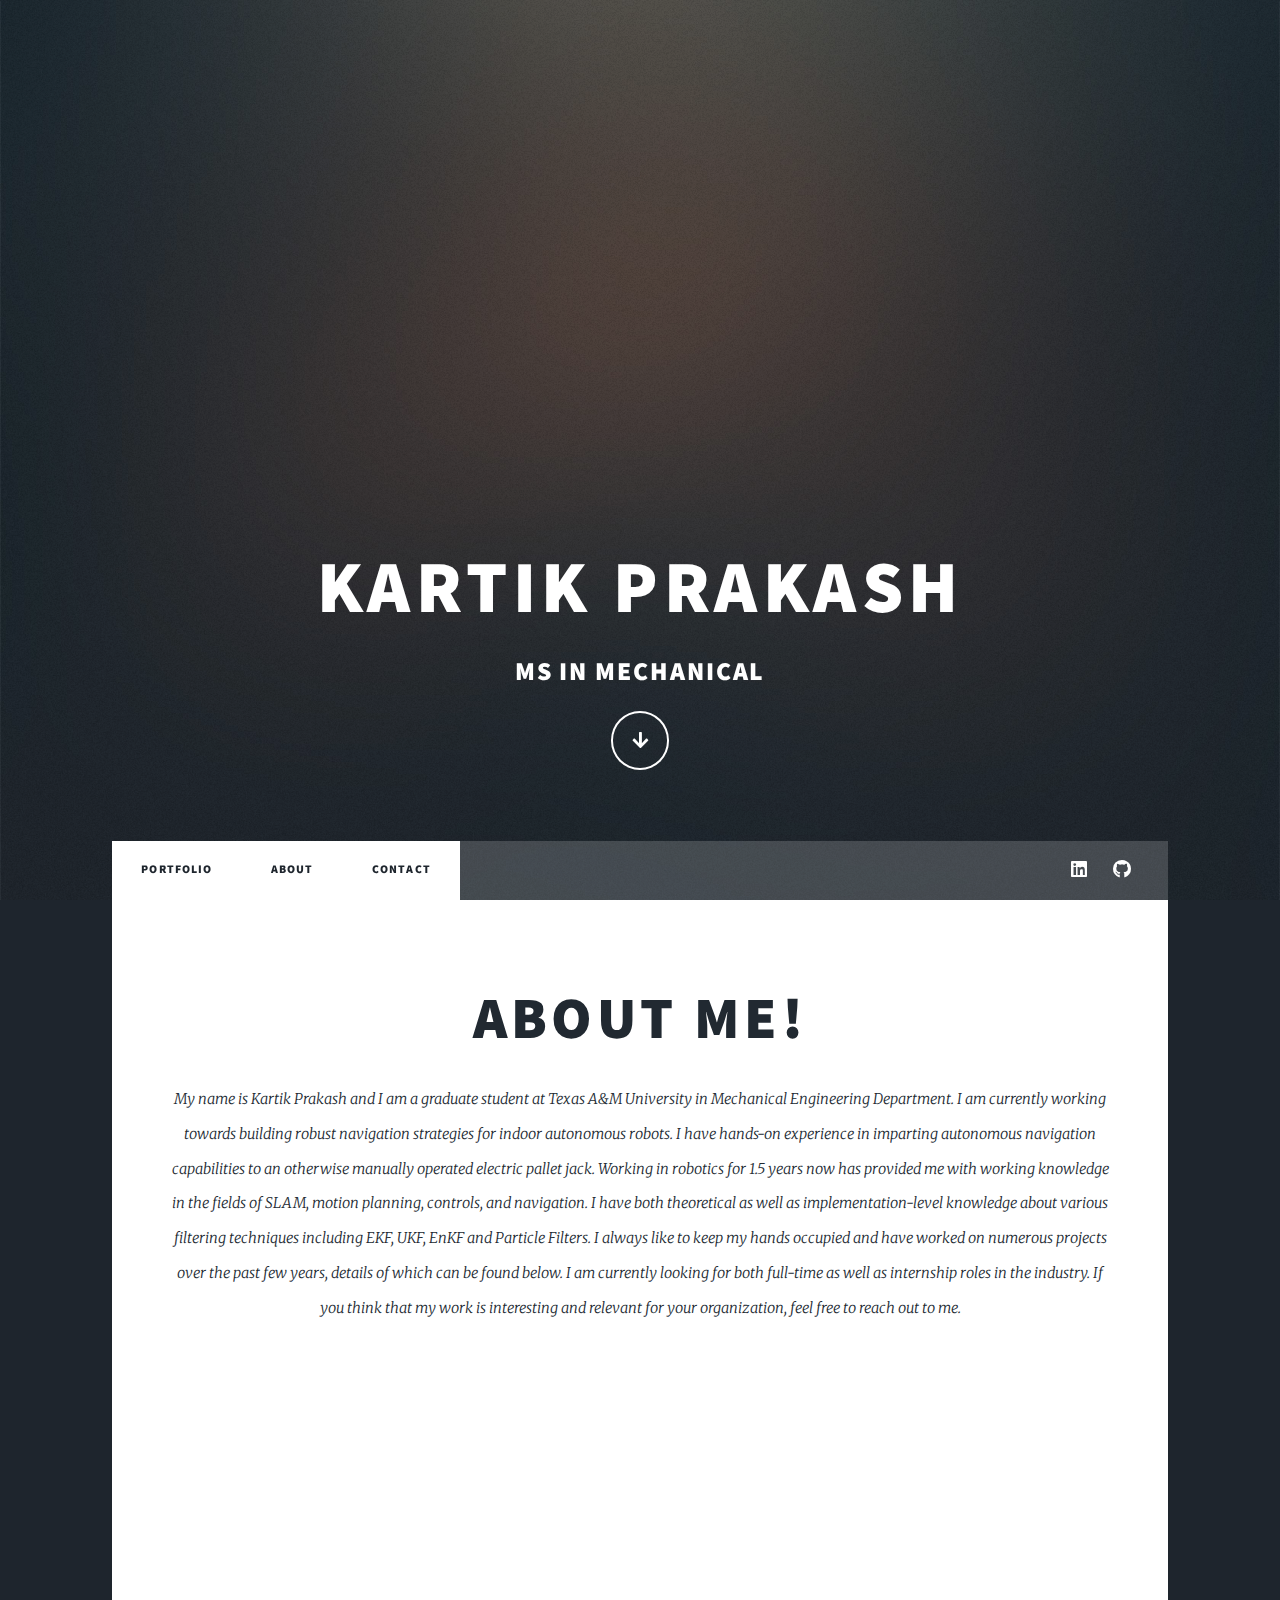
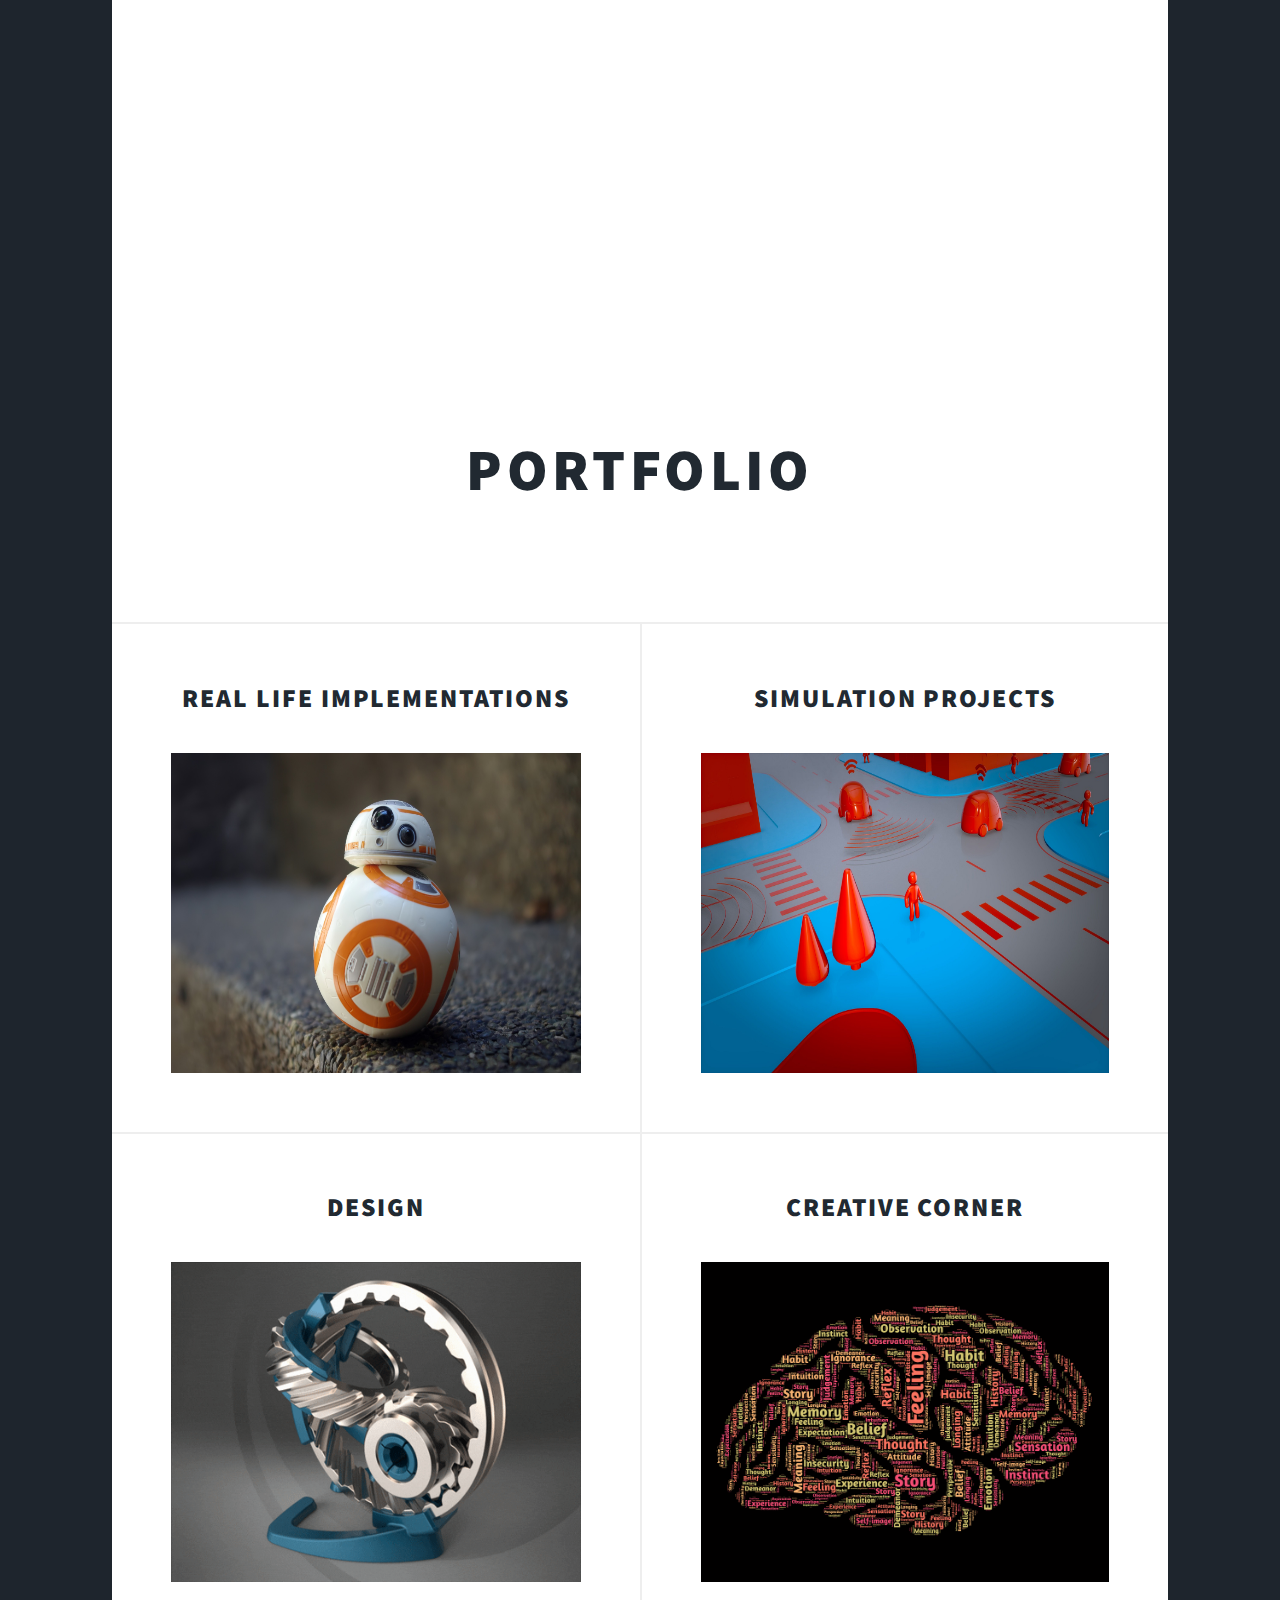
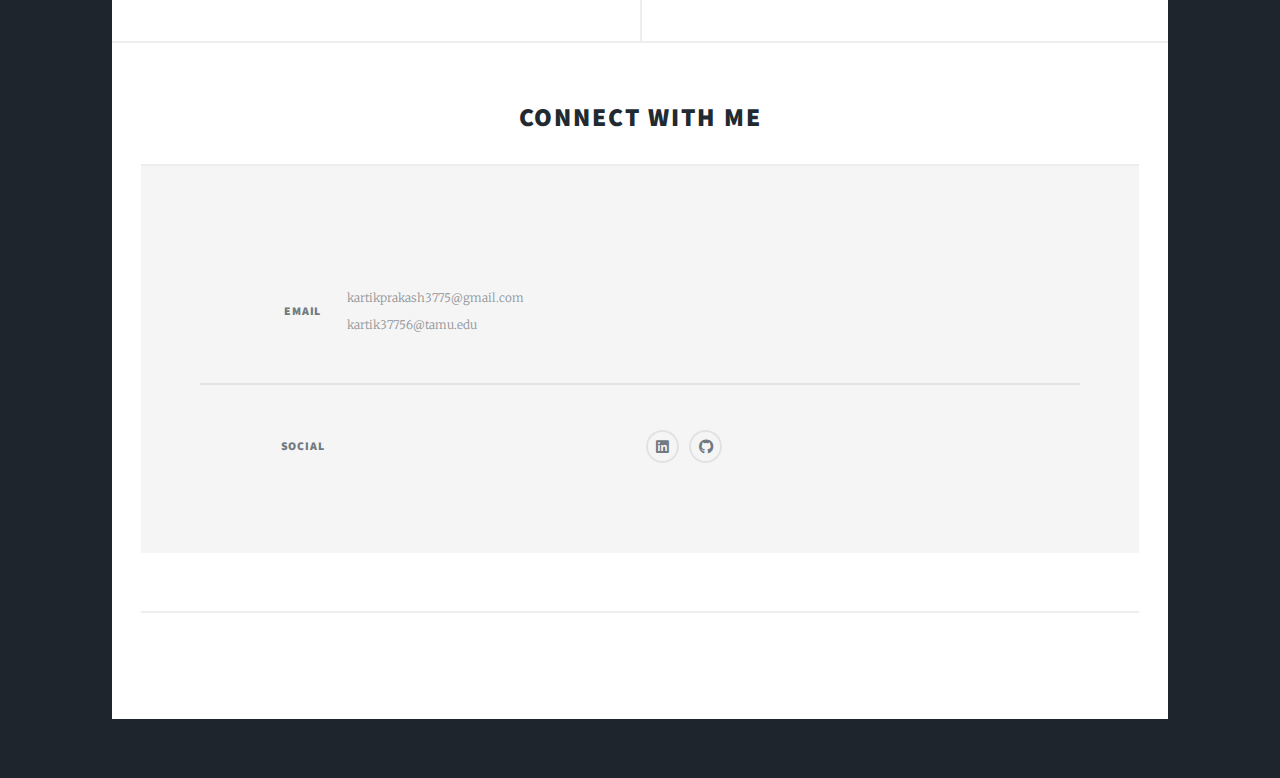
<file: index.html>
<!DOCTYPE HTML>
<!--
	Massively by HTML5 UP
	html5up.net | @ajlkn
	Free for personal and commercial use under the CCA 3.0 license (html5up.net/license)
-->
<html>
	<head>
		<title>Kartik Prakash</title>
		<meta charset="utf-8" />
		<meta name="viewport" content="width=device-width, initial-scale=1, user-scalable=no" />
		<link rel="stylesheet" href="assets/css/default_main.css" />
			<noscript><link rel="stylesheet" href="assets/css/default_noscript.css" /></noscript>
	</head>
	<body class="is-preload">

		<!-- Wrapper -->
			<div id="wrapper" > <!--class="fade-in" -->

				<!-- Intro -->
					<div id="intro">
						<h1>KARTIK PRAKASH<br />
						</h1>
						<h2>MS IN MECHANICAL</h2>
						<!-- <h2>B.Tech in Mechanical</h2>
						<p>A Showcase of Projects in Robotics and Autonomy</p> -->

						<ul class="actions">
							<li><a href="#header" class="button icon solid solo fa-arrow-down scrolly">Continue</a></li>
						</ul>
					</div>

				<!-- Header -->
					<header id="header">
						<a class="logo">Welcome to the website</a>
					</header>

				<!-- Nav -->
					<nav id="nav">
						<ul class="links">
							<!-- <li class="active"><a href="index.html">Home</a></li> -->
							<li class="active"><a href="#portfolio">Portfolio</a></li>
							<li class="active"><a href="#About-me">About</a></li>
							<li class="active"><a href="#Contact">Contact</a></li>
						</ul>
						<ul class="icons">
							<li><a href="#" class="icon brands fa-linkedin"><span class="label">Instagram</span></a></li>
							<li><a href="#" class="icon brands fa-github"><span class="label">GitHub</span></a></li>
						</ul>
					</nav>

				<!-- Main -->
					<div id="main">

						<!-- Featured Post -->
							<article class="post featured">
								<header class="major">
									<!--<span class="date">April 25, 2017</span> -->
									<h2 id="About-me">About Me!</h2>
									<p>My name is Kartik Prakash and I am a graduate student at Texas A&M University in Mechanical
                    Engineering Department. I am currently working towards building robust navigation strategies for indoor autonomous robots. I have hands-on experience in imparting autonomous navigation capabilities to an otherwise manually operated electric pallet jack. Working in robotics for 1.5 years now has provided me with working knowledge in the fields of SLAM,
                    motion planning, controls, and navigation. I have both theoretical as well as implementation-level knowledge about various filtering techniques including
                    EKF, UKF, EnKF and Particle Filters. I always like to keep my hands occupied and have worked on numerous projects over the past few years, details of which can be found below.
                    I am currently looking for both full-time as well as internship roles in the industry. If you think that my work is interesting and relevant for your organization, feel free to reach out
                    to me.
									</p>
								</header>
								<!-- <a href="#" class="image main"><img src="images/pic01.jpg" alt="" /></a> -->
								<iframe class="image fit" src="https://www.youtube-nocookie.com/embed/ny15hMdtyXY?vq=hd1080&modestbranding=1&showinfo=0&rel=0&iv_load_policy=3&controls=0" width="854" height="480" frameborder="0"></iframe><!-- <ul class="actions special">
									<li><a href="#" class="button large">Check it out!</a></li>
								</ul> -->
								<header class="major">
									<br/>
									<br/>
									<br/>
									<br/>
									<h2 id="portfolio">PORTFOLIO</h2>
								</header>

							</article>

						<!-- Posts -->
							<section class="posts">
								<article>
									<header>
										<h2><a href="real_life.html">Real life Implementations</a></h2>
									</header>
									<a href="real_life.html" class="image fit"><img width=auto height="320" src="images/bb8.jpg" alt="" /></a> <!-- all are 640x320 except for the last two"-->
									<!-- <p>Will include everything related to pallet jack and shiro</p> -->
									<!-- <ul class="actions special">
										<li><a href="#" class="button">Check it out!</a></li>
									</ul> -->
								</article>
								<article>
									<header>
										<h2><a href="simulation.html">Simulation Projects</a></h2>
									</header>
									<a href="simulation.html" class="image fit"><img width=auto height="320" src="images/sims2.jpg" alt="" /></a>
									<!-- <p>This section Would the user to every single simulation/animation done so far</p> -->
									<!-- <ul class="actions special">
										<li><a href="#" class="button">Check it out!</a></li>
									</ul> -->
								</article>

								<article>
									<header>
										<h2><a href="design.html">Design</a></h2>
									</header>
									<a href="design.html" class="image fit"><img width=auto height="320" src="gifs/cad_design.gif" alt="" /></a>
									<!-- <p>Would include all design projects</p> -->
									<!-- <ul class="actions special">
										<li><a href="#" class="button">Check it out!</a></li>
									</ul> -->
								</article>

								<!-- Disabling Comp_vison  and MISC temporarirly -->
								<!-- <article>
									<header>
										<h2><a href="comp_vision.html">Computer Vision</a></h2>
									</header>
									<a href="comp_vision.html" class="image fit"><img width=auto height="320" src="images/cv.jpg" alt="" /></a> -->
									<!-- <p>Would include all the opencv projects done so far</p> -->
									<!-- <ul class="actions special">
										<li><a href="#" class="button">Check it out!</a></li>
									</ul> -->
								<!-- </article>
								<article>
									<header>
										<h2><a href="misc.html">Miscellaneous</a></h2>
									</header>
									<a href="misc.html" class="image fit"><img width=auto height="320" src="images/marbles.jpg" alt="" /></a> -->
									<!-- <p>Would include Games created and music app</p> -->
									<!-- <ul class="actions special">
										<li><a href="#" class="button">Check it out!</a></li>
									</ul> -->
								<!-- </article> -->
								<!-- DISABLING ENDS HERE -->
								<article>
									<header>
										<h2><a href="Creative_corner.html">Creative Corner</a></h2>
									</header>
									<a href="Creative_corner.html" class="image fit"><img width=auto height="320" src="images/creative.png" alt="" /></a>
									<!-- <ul class="actions special">
										<li><a href="Creative_corner.html" class="button">Check it out!</a></li>
									</ul> -->
								</article>

							</section>


							<header class="major">
								<h2 id="Contact">Connect with me</h2>
							</header>
							<!-- Footer -->
							<footer id="footer">
								<section class="split contact">
									<section>
										<h3>Email</h3>
										<p>kartikprakash3775@gmail.com <br />
										kartik37756@tamu.edu</p>
									</section>
									<section>
										<h3>Social</h3>
										<ul class="icons alt">
											<!-- <li><a href="#" class="icon brands alt fa-twitter"><span class="label">Twitter</span></a></li>
											<li><a href="#" class="icon brands alt fa-facebook-f"><span class="label">Facebook</span></a></li> -->
											<li><a href="https://www.linkedin.com/in/kartik-prakash123/" class="icon brands alt fa-linkedin"><span class="label">Instagram</span></a></li>
											<li><a href="https://github.com/karry3775/" class="icon brands alt fa-github"><span class="label">GitHub</span></a></li>
										</ul>
									</section>
								</section>
							</footer>

							<!-- Copyright -->
								<div id="copyright">
									<ul><li>&copy; Kartik Prakash</li><li>Texas A&M</li></ul>
								</div>

			</div>

		<!-- Scripts -->
			<script src="assets/js/jquery.min.js"></script>
			<script src="assets/js/jquery.scrollex.min.js"></script>
			<script src="assets/js/jquery.scrolly.min.js"></script>
			<script src="assets/js/browser.min.js"></script>
			<script src="assets/js/breakpoints.min.js"></script>
			<script src="assets/js/util.js"></script>
			<script src="assets/js/main.js"></script>

	</body>
</div> <!--new video backgrounds div -->
</html>
</file>
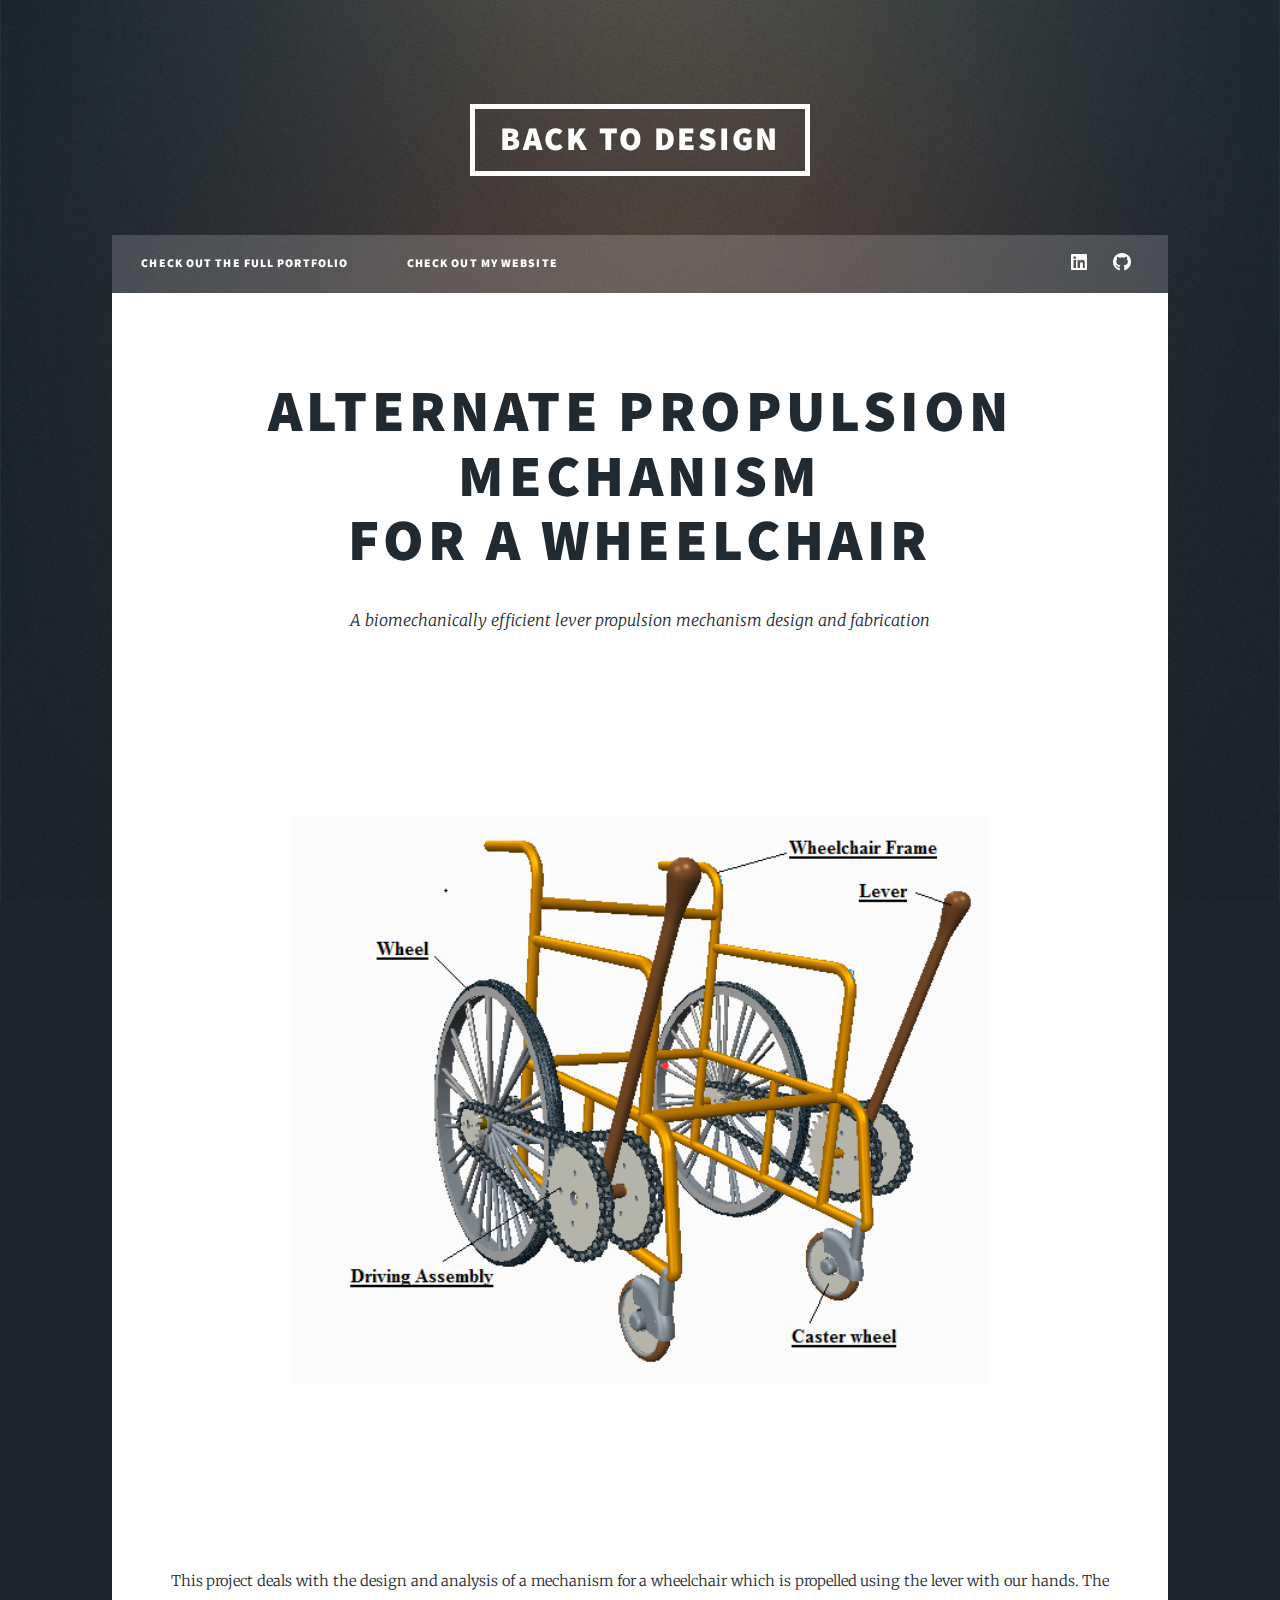
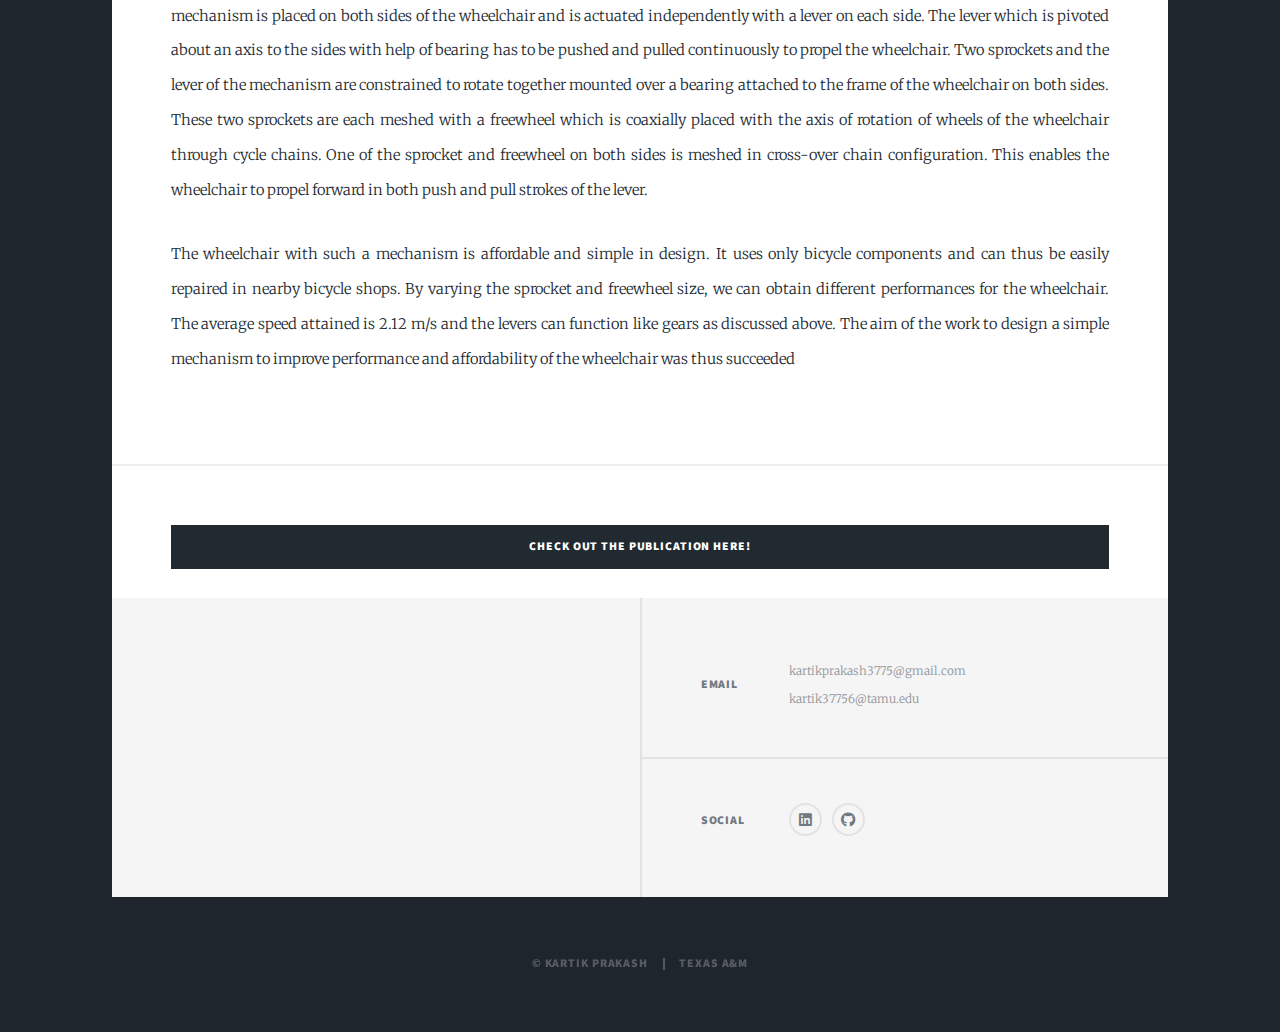
<file: alt_prop_mech.html>
<!DOCTYPE HTML>
<!--
	Massively by HTML5 UP
	html5up.net | @ajlkn
	Free for personal and commercial use under the CCA 3.0 license (html5up.net/license)
-->
<html>
	<head>
		<title>ALTERNATE PROPULSION MECHANISM FOR A WHEEL CHAIR</title>
		<meta charset="utf-8" />
		<meta name="viewport" content="width=device-width, initial-scale=1, user-scalable=no" />
		<link rel="stylesheet" href="assets/css/default_main.css" />
		<noscript><link rel="stylesheet" href="assets/css/default_noscript.css" /></noscript>
	</head>
	<body class="is-preload">

		<!-- Wrapper -->
			<div id="wrapper">

				<!-- Header -->
					<header id="header">
						<a href="design.html" class="logo">BACK TO DESIGN</a>
					</header>

				<!-- Nav -->
					<nav id="nav">
						<ul class="links">
							<li><a href="index.html#portfolio">Check out the full Portfolio</a></li>
							<li><a href="index.html">Check out my website</a></li>
							<!-- <li class="active"><a href="alt_prop_mech.html"></a></li> -->
						</ul>
						<ul class="icons">
							<li><a href="#" class="icon brands fa-linkedin"><span class="label">Instagram</span></a></li>
							<li><a href="#" class="icon brands fa-github"><span class="label">GitHub</span></a></li>
						</ul>
					</nav>

				<!-- Main -->
					<div id="main">

						<!-- Post -->
							<section class="post">
								<header class="major">
									<!-- <span class="date">April 25, 2017</span> -->
									<h1>Alternate Propulsion Mechanism<br />
									for a wheelchair</h1>
									<p>A biomechanically efficient lever propulsion mechanism design and fabrication</p>
								</header>
								<h2>
								<div class="image main"><img src="images/wheelchairpers_pad.jpg" alt="" /></div> <!--class="image main"-->
								</h2>
								<p> This project deals with the design and analysis of a mechanism for a
										wheelchair which is propelled using the lever with our hands. The mechanism
										is placed on both sides of the wheelchair and is actuated independently with a
										lever on each side. The lever which is pivoted about an axis to the sides with
										help of bearing has to be pushed and pulled continuously to propel the
										wheelchair. Two sprockets and the lever of the mechanism are constrained to
										rotate together mounted over a bearing attached to the frame of the wheelchair
										on both sides. These two sprockets are each meshed with a freewheel which is
										coaxially placed with the axis of rotation of wheels of the wheelchair through
										cycle chains. One of the sprocket and freewheel on both sides is meshed in
										cross-over chain configuration. This enables the wheelchair to propel forward
										in both push and pull strokes of the lever.</p>
								<p>The wheelchair with such a mechanism is affordable and simple in design. It uses only
										bicycle components and can thus be easily repaired in nearby bicycle shops. By varying
										the sprocket and freewheel size, we can obtain different performances for the wheelchair.
										The average speed attained is 2.12 m/s and the levers can function like gears as discussed
										above. The aim of the work to design a simple mechanism to improve performance and
										affordability of the wheelchair was thus succeeded</p>
							</section>
							<ul class="actions stacked">
												<li><a href="https://drive.google.com/file/d/1KIG0Xb9t1HnuFAuB4yTL_tBSY0nd0gT2/view?usp=sharing" class="button primary fit">CHECK OUT THE PUBLICATION HERE!</a></li>
							</ul>

					</div>

				<!-- Footer -->
					<footer id="footer">
						<section>
							<!-- <form method="post" action="#">
								<div class="fields">
									<div class="field">
										<label for="name">Name</label>
										<input type="text" name="name" id="name" />
									</div>
									<div class="field">
										<label for="email">Email</label>
										<input type="text" name="email" id="email" />
									</div>
									<div class="field">
										<label for="message">Message</label>
										<textarea name="message" id="message" rows="3"></textarea>
									</div>
								</div>
								<ul class="actions">
									<li><input type="submit" value="Send Message" /></li>
								</ul>
							</form> -->
						</section>
						<section class="split contact">
							<!-- <section class="alt">
								<h3>Address</h3>
								<p>1234 Somewhere Road #87257<br />
								Nashville, TN 00000-0000</p>
							</section> -->
							<!-- <section>
								<h3>Phone</h3>
								<p><a href="#">(000) 000-0000</a></p>
							</section> -->
							<section>
								<h3>Email</h3>
								<p>kartikprakash3775@gmail.com <br />
								kartik37756@tamu.edu</p>
							</section>
							<section>
								<h3>Social</h3>
								<ul class="icons alt">
									<!-- <li><a href="#" class="icon brands alt fa-twitter"><span class="label">Twitter</span></a></li>
									<li><a href="#" class="icon brands alt fa-facebook-f"><span class="label">Facebook</span></a></li> -->
									<li><a href="https://www.linkedin.com/in/kartik-prakash123/" class="icon brands alt fa-linkedin"><span class="label">Instagram</span></a></li>
									<li><a href="https://github.com/karry3775/" class="icon brands alt fa-github"><span class="label">GitHub</span></a></li>
								</ul>
							</section>
						</section>
					</footer>

				<!-- Copyright -->
					<div id="copyright">
						<ul><li>&copy; Kartik Prakash</li><li>Texas A&M</li></ul>
					</div>

			</div>

		<!-- Scripts -->
			<script src="assets/js/jquery.min.js"></script>
			<script src="assets/js/jquery.scrollex.min.js"></script>
			<script src="assets/js/jquery.scrolly.min.js"></script>
			<script src="assets/js/browser.min.js"></script>
			<script src="assets/js/breakpoints.min.js"></script>
			<script src="assets/js/util.js"></script>
			<script src="assets/js/main.js"></script>

	</body>
</html>
</file>
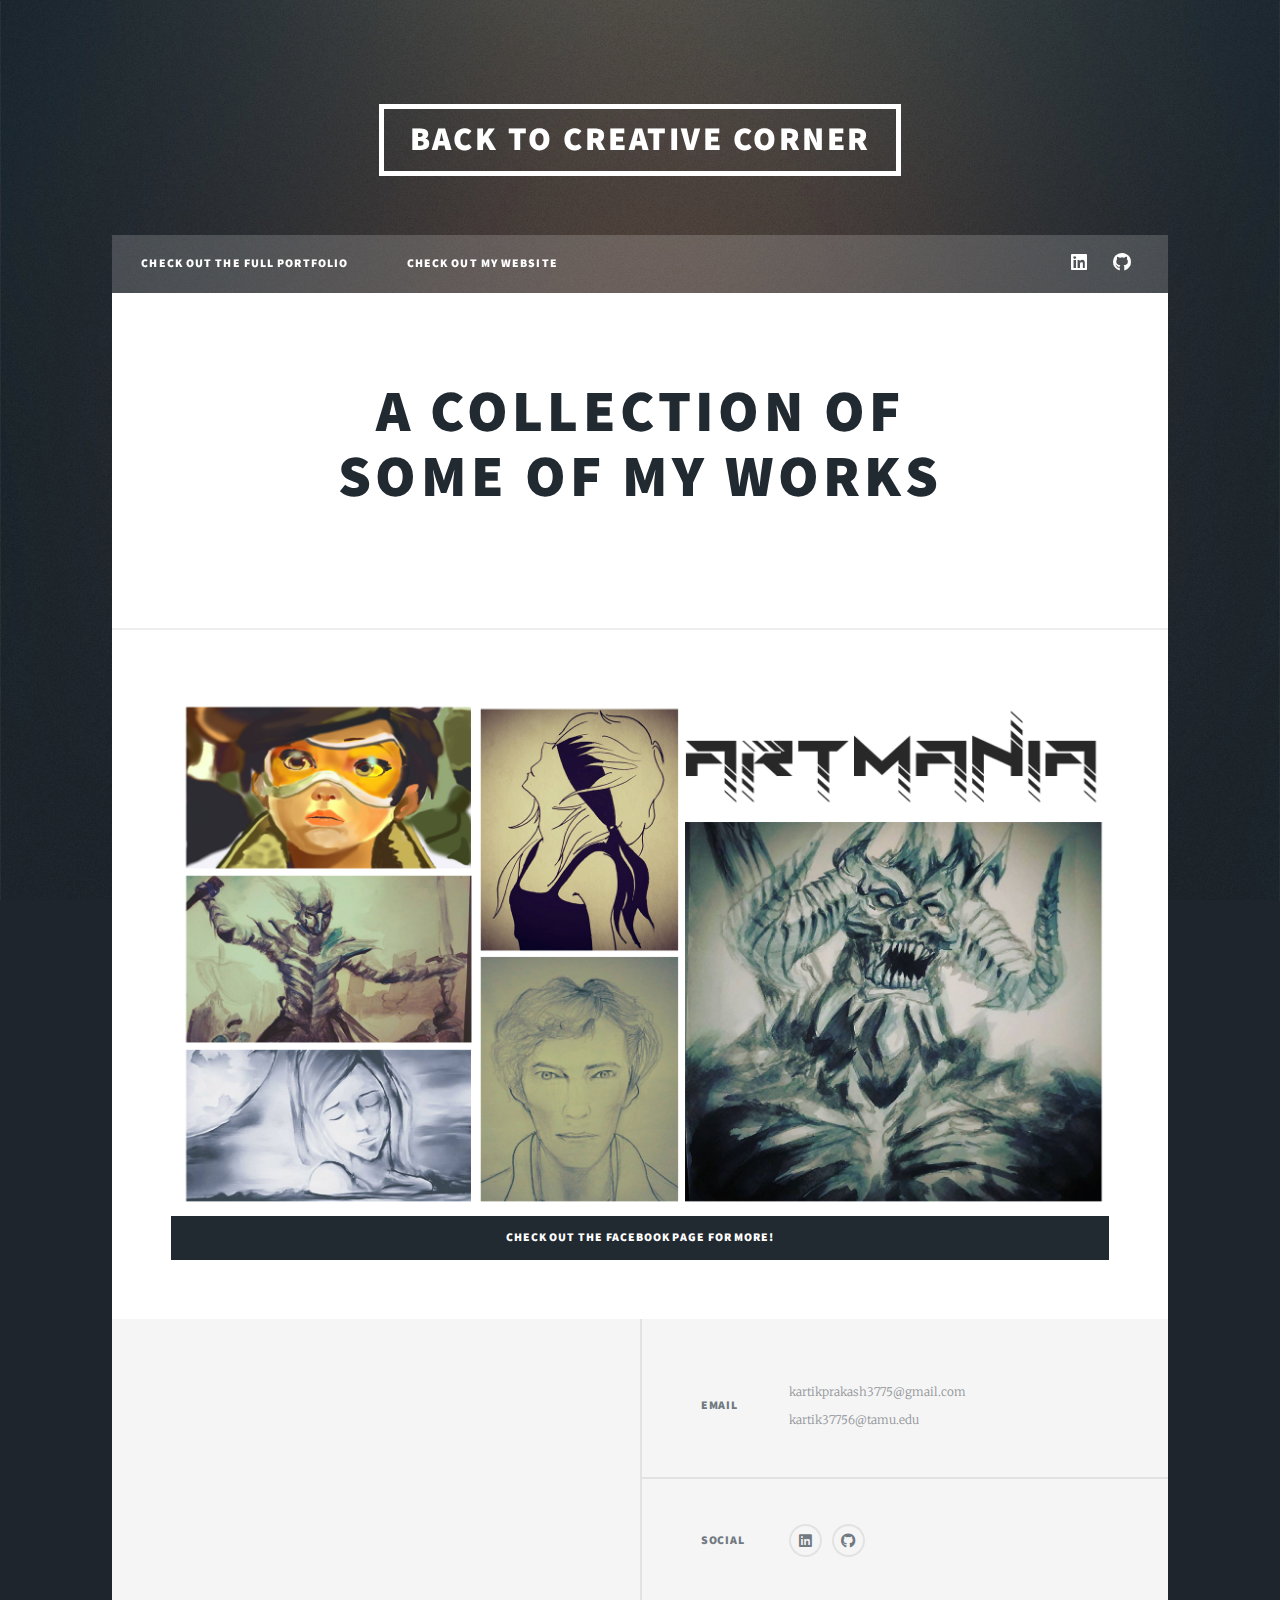
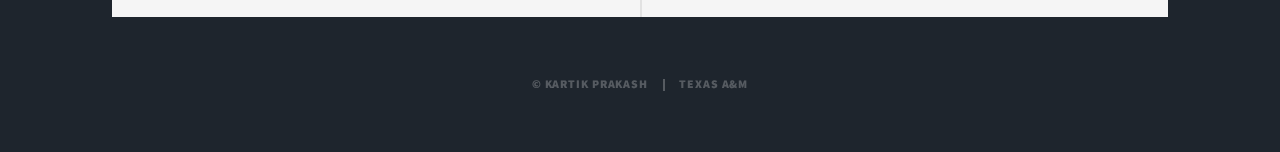
<file: art.html>
<!DOCTYPE HTML>
<!--
	Massively by HTML5 UP
	html5up.net | @ajlkn
	Free for personal and commercial use under the CCA 3.0 license (html5up.net/license)
-->
<html>
	<head>
		<title>Kartik Prakash</title>
		<meta charset="utf-8" />
		<meta name="viewport" content="width=device-width, initial-scale=1, user-scalable=no" />
		<link rel="stylesheet" href="assets/css/default_main.css" />
		<noscript><link rel="stylesheet" href="assets/css/default_noscript.css" /></noscript>
	</head>
	<body class="is-preload">

		<!-- Wrapper -->
			<div id="wrapper">

				<!-- Header -->
					<header id="header">
						<a href="Creative_corner.html" class="logo">Back to Creative Corner</a>
					</header>

				<!-- Nav -->
					<nav id="nav">
						<ul class="links">
							<li><a href="index.html#portfolio">Check out the full Portfolio</a></li>
							<li><a href="index.html">Check out my website</a></li>
						</ul>
						<ul class="icons">
							<li><a href="#" class="icon brands fa-linkedin"><span class="label">Instagram</span></a></li>
							<li><a href="#" class="icon brands fa-github"><span class="label">GitHub</span></a></li>
						</ul>
					</nav>

				<!-- Main -->
					<div id="main">

						<!-- Post -->
							<section class="post">
								<header class="major">
									<!-- <span class="date">April 25, 2017</span> -->
									<h2>A collection of<br />
									some of my works</h2>
								</header>
								<!-- <div class="image main"><img src="images/mod_tooth.jpg" alt="" /></div>
								<p> We realised that most of the toothbrushes go to waste because of the requirement of replacing
										them every 2-3 months. In this process the whole brush is discarded which decreases the life span of
										a toothbrush to a great extent. Moreover with the use of non-biodegradable materials it becomes
										extremely difficult to manage the waste.
										Hence we thought of designing a new toothbrush keeping the following points in mind.
										<ol>
												<li><b><i>How to enhance the life span of a normal toothbrush?</i></b></li>
												<li><b><i>What materials to select to manage the waste effectively?</i></b></li>
										</ol>

										Taking inspiration from the existing modular designs we came up with the idea of toothbrush
										which is modular in nature containing space for up to four bristle tops, which can be replaced one by
										one to the custom designed bristle top holder cleverly built into the body, making it last 4 times
										longer with the same amount of material.</p> -->

							</section>

							<!-- POSTS -->
							<!-- <section class="posts"> -->
								<!-- <article>
									<a class="image fit"><img src="images/art1.jpg" alt="" style="width:500px;height:500px;" /></a>
								</article>
								<article>
									<a class="image fit"><img src="images/art4.jpg" alt="" style="width:500px;height:500px;" /></a>
								</article>
								<article>
									<a class="image fit"><img src="images/art2.jpg" alt="" style="width:500px;height:500px;" /></a>
								</article>
								<article>
									<a class="image fit"><img src="images/art3.jpg" alt="" style="width:500px;height:500px;" /></a>
								</article> -->
								<!-- <article>
									<a class="image fit"><img src="images/art5.jpg" alt="" style="width:500px;height:400px;" /></a>
								</article> -->
								<!-- <header class="major"> -->
								<!-- <article class="post featured"> -->
									<!-- <a ><img src="images/art_collage_vert.png" alt="" style="width:1080px;height:1920px;" /></a> -->
								<span class="image fit"><img src="images/art_collage.png" alt="" /><span> <!-- style="width:1080px;height:1920px;"-->
								<!-- </article> -->
								<!-- </header> -->

							<!-- </section> -->
							<ul class="actions stacked">
												<li><a href="https://www.facebook.com/kp3775artist" class="button primary fit">CHECK OUT THE FACEBOOK PAGE FOR MORE!</a></li>
							</ul>

					</div>

				<!-- Footer -->
					<footer id="footer">
						<section>
							<!-- <form method="post" action="#">
								<div class="fields">
									<div class="field">
										<label for="name">Name</label>
										<input type="text" name="name" id="name" />
									</div>
									<div class="field">
										<label for="email">Email</label>
										<input type="text" name="email" id="email" />
									</div>
									<div class="field">
										<label for="message">Message</label>
										<textarea name="message" id="message" rows="3"></textarea>
									</div>
								</div>
								<ul class="actions">
									<li><input type="submit" value="Send Message" /></li>
								</ul>
							</form> -->
						</section>
						<section class="split contact">
							<!-- <section class="alt">
								<h3>Address</h3>
								<p>1234 Somewhere Road #87257<br />
								Nashville, TN 00000-0000</p>
							</section> -->
							<!-- <section>
								<h3>Phone</h3>
								<p><a href="#">(000) 000-0000</a></p>
							</section> -->
							<section>
								<h3>Email</h3>
								<p>kartikprakash3775@gmail.com <br />
								kartik37756@tamu.edu</p>
							</section>
							<section>
								<h3>Social</h3>
								<ul class="icons alt">
									<!-- <li><a href="#" class="icon brands alt fa-twitter"><span class="label">Twitter</span></a></li>
									<li><a href="#" class="icon brands alt fa-facebook-f"><span class="label">Facebook</span></a></li> -->
									<li><a href="https://www.linkedin.com/in/kartik-prakash123/" class="icon brands alt fa-linkedin"><span class="label">Instagram</span></a></li>
									<li><a href="https://github.com/karry3775/" class="icon brands alt fa-github"><span class="label">GitHub</span></a></li>
								</ul>
							</section>
						</section>
					</footer>

				<!-- Copyright -->
					<div id="copyright">
						<ul><li>&copy; Kartik Prakash</li><li>Texas A&M</li></ul>
					</div>

			</div>

		<!-- Scripts -->
			<script src="assets/js/jquery.min.js"></script>
			<script src="assets/js/jquery.scrollex.min.js"></script>
			<script src="assets/js/jquery.scrolly.min.js"></script>
			<script src="assets/js/browser.min.js"></script>
			<script src="assets/js/breakpoints.min.js"></script>
			<script src="assets/js/util.js"></script>
			<script src="assets/js/main.js"></script>

	</body>
</html>
</file>
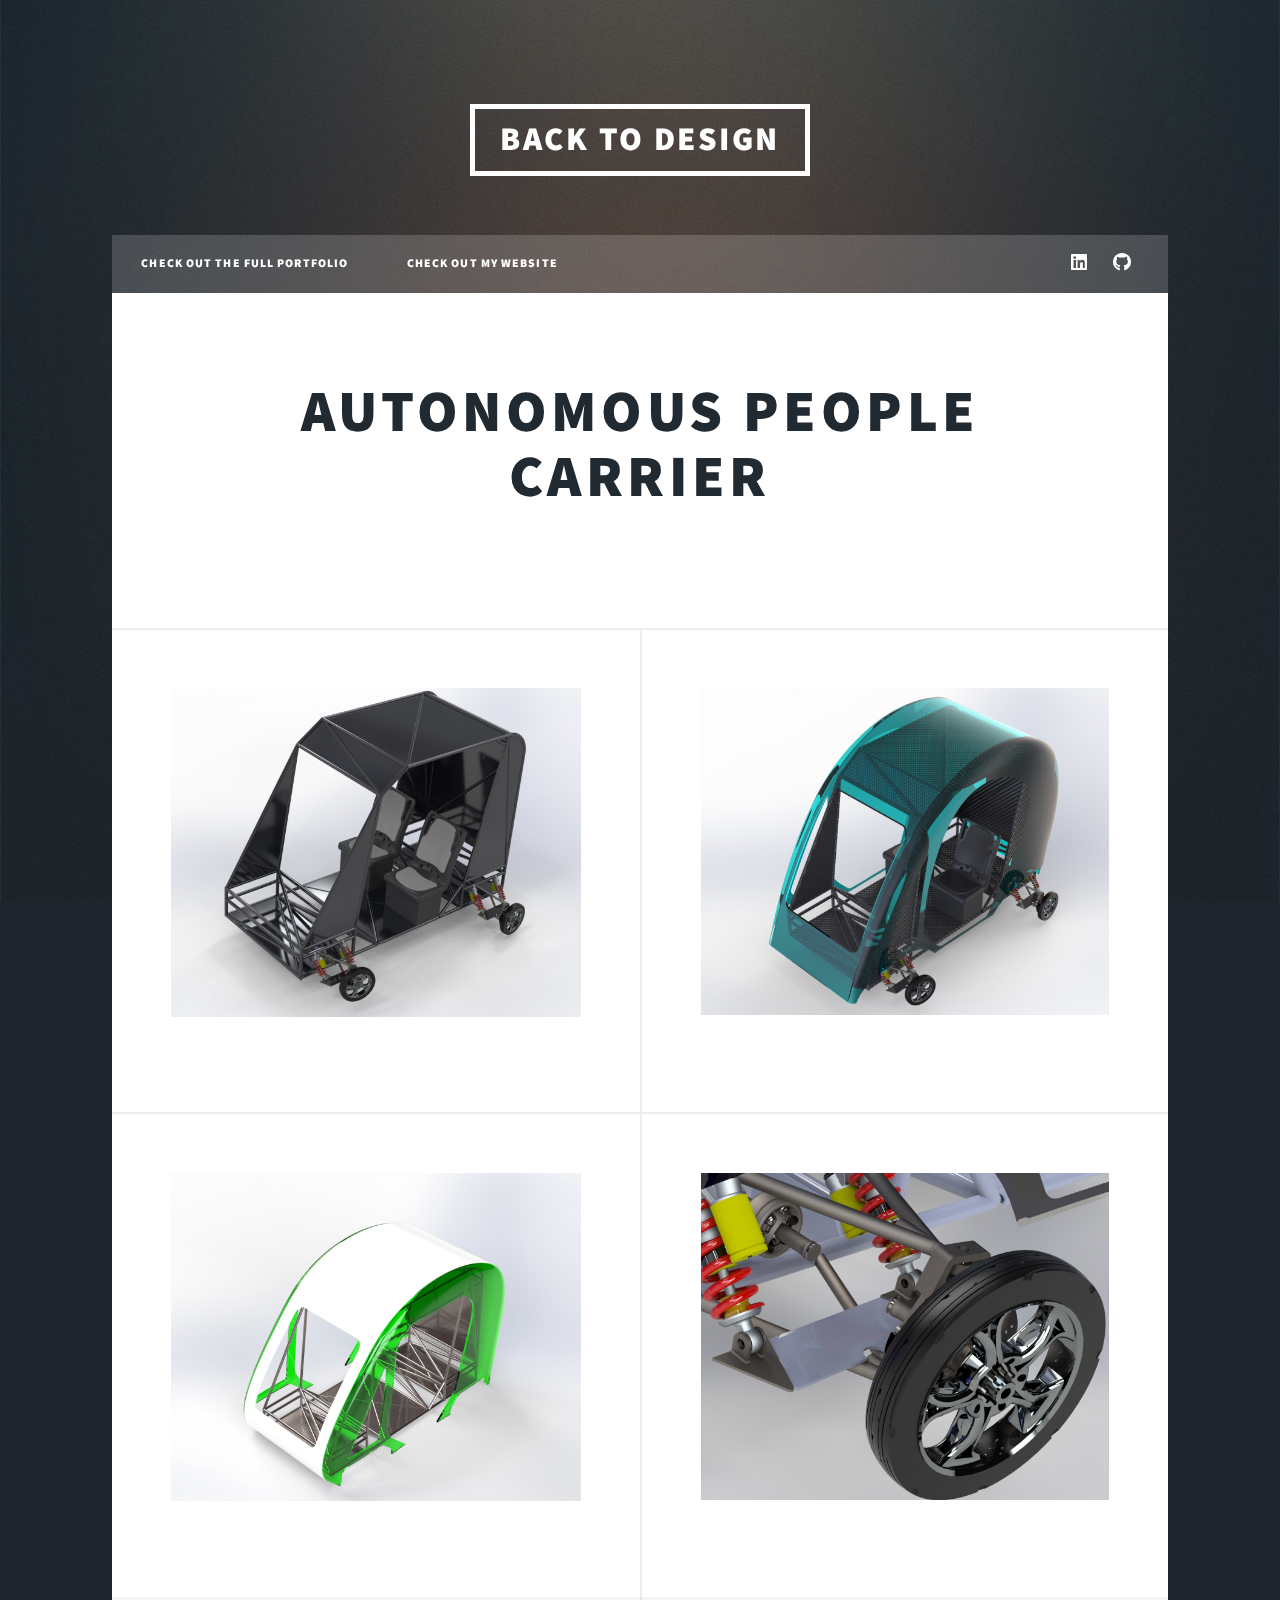
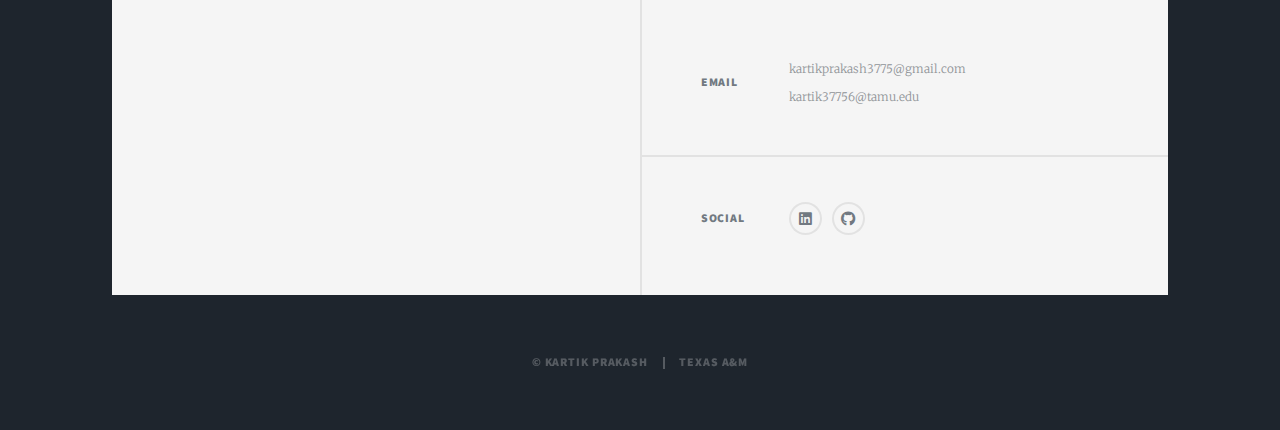
<file: Chassis_design.html>
<!DOCTYPE HTML>
<!--
	Massively by HTML5 UP
	html5up.net | @ajlkn
	Free for personal and commercial use under the CCA 3.0 license (html5up.net/license)
-->
<html>
	<head>
		<title>Kartik Prakash</title>
		<meta charset="utf-8" />
		<meta name="viewport" content="width=device-width, initial-scale=1, user-scalable=no" />
		<link rel="stylesheet" href="assets/css/default_main.css" />
		<noscript><link rel="stylesheet" href="assets/css/default_noscript.css" /></noscript>
	</head>
	<body class="is-preload">

		<!-- Wrapper -->
			<div id="wrapper">

				<!-- Header -->
					<header id="header">
						<a href="design.html" class="logo">back to DESIGN</a>
					</header>

				<!-- Nav -->
				<nav id="nav">
					<ul class="links">
						<li><a href="index.html#portfolio">Check out the full Portfolio</a></li>
							<li><a href="index.html">Check out my website</a></li>
						<!-- <li class="active"><a href="Chassis_design.html">Current Project</a></li> -->
					</ul>
					<ul class="icons">
						<li><a href="#" class="icon brands fa-linkedin"><span class="label">Instagram</span></a></li>
						<li><a href="#" class="icon brands fa-github"><span class="label">GitHub</span></a></li>
					</ul>
				</nav>

				<!-- Main -->
					<div id="main">

						<!-- Post -->
							<section class="post">
								<header class="major">
									<!-- <span class="date">April 25, 2017</span> -->
									<h1>Autonomous People Carrier<br />
									</h1>
								</header>
								<!-- <div class="image main"><img src="images/mod_tooth.jpg" alt="" /></div>
								<p> We realised that most of the toothbrushes go to waste because of the requirement of replacing
										them every 2-3 months. In this process the whole brush is discarded which decreases the life span of
										a toothbrush to a great extent. Moreover with the use of non-biodegradable materials it becomes
										extremely difficult to manage the waste.
										Hence we thought of designing a new toothbrush keeping the following points in mind.
										<ol>
												<li><b><i>How to enhance the life span of a normal toothbrush?</i></b></li>
												<li><b><i>What materials to select to manage the waste effectively?</i></b></li>
										</ol>

										Taking inspiration from the existing modular designs we came up with the idea of toothbrush
										which is modular in nature containing space for up to four bristle tops, which can be replaced one by
										one to the custom designed bristle top holder cleverly built into the body, making it last 4 times
										longer with the same amount of material.</p> -->

							</section>

							<!-- POSTS -->
							<section class="posts">
								<article>
									<header>
									<a class="image fit"><img src="images/chassis_1.jpg" alt="" /></a>
									</header>
								</article>
								<article>
									<header>
									<a class="image fit"><img src="images/chassis_3.jpg" alt="" /></a>
									</header>
								</article>
								<article>
									<header>
									<a class="image fit"><img src="images/chassis_green.jpg" alt="" /></a>
									</header>
								</article>
								<article>
									<header>
									<a class="image fit"><img src="images/suspension.jpg" alt="" /></a>
									</header>
								</article>
							</section>

					</div>

				<!-- Footer -->
					<footer id="footer">
						<section>
							<!-- <form method="post" action="#">
								<div class="fields">
									<div class="field">
										<label for="name">Name</label>
										<input type="text" name="name" id="name" />
									</div>
									<div class="field">
										<label for="email">Email</label>
										<input type="text" name="email" id="email" />
									</div>
									<div class="field">
										<label for="message">Message</label>
										<textarea name="message" id="message" rows="3"></textarea>
									</div>
								</div>
								<ul class="actions">
									<li><input type="submit" value="Send Message" /></li>
								</ul>
							</form> -->
						</section>
						<section class="split contact">
							<!-- <section class="alt">
								<h3>Address</h3>
								<p>1234 Somewhere Road #87257<br />
								Nashville, TN 00000-0000</p>
							</section> -->
							<!-- <section>
								<h3>Phone</h3>
								<p><a href="#">(000) 000-0000</a></p>
							</section> -->
							<section>
								<h3>Email</h3>
								<p>kartikprakash3775@gmail.com <br />
								kartik37756@tamu.edu</p>
							</section>
							<section>
								<h3>Social</h3>
								<ul class="icons alt">
									<!-- <li><a href="#" class="icon brands alt fa-twitter"><span class="label">Twitter</span></a></li>
									<li><a href="#" class="icon brands alt fa-facebook-f"><span class="label">Facebook</span></a></li> -->
									<li><a href="https://www.linkedin.com/in/kartik-prakash123/" class="icon brands alt fa-linkedin"><span class="label">Instagram</span></a></li>
									<li><a href="https://github.com/karry3775/" class="icon brands alt fa-github"><span class="label">GitHub</span></a></li>
								</ul>
							</section>
						</section>
					</footer>

				<!-- Copyright -->
					<div id="copyright">
						<ul><li>&copy; Kartik Prakash</li><li>Texas A&M</li></ul>
					</div>

			</div>

		<!-- Scripts -->
			<script src="assets/js/jquery.min.js"></script>
			<script src="assets/js/jquery.scrollex.min.js"></script>
			<script src="assets/js/jquery.scrolly.min.js"></script>
			<script src="assets/js/browser.min.js"></script>
			<script src="assets/js/breakpoints.min.js"></script>
			<script src="assets/js/util.js"></script>
			<script src="assets/js/main.js"></script>

	</body>
</html>
</file>
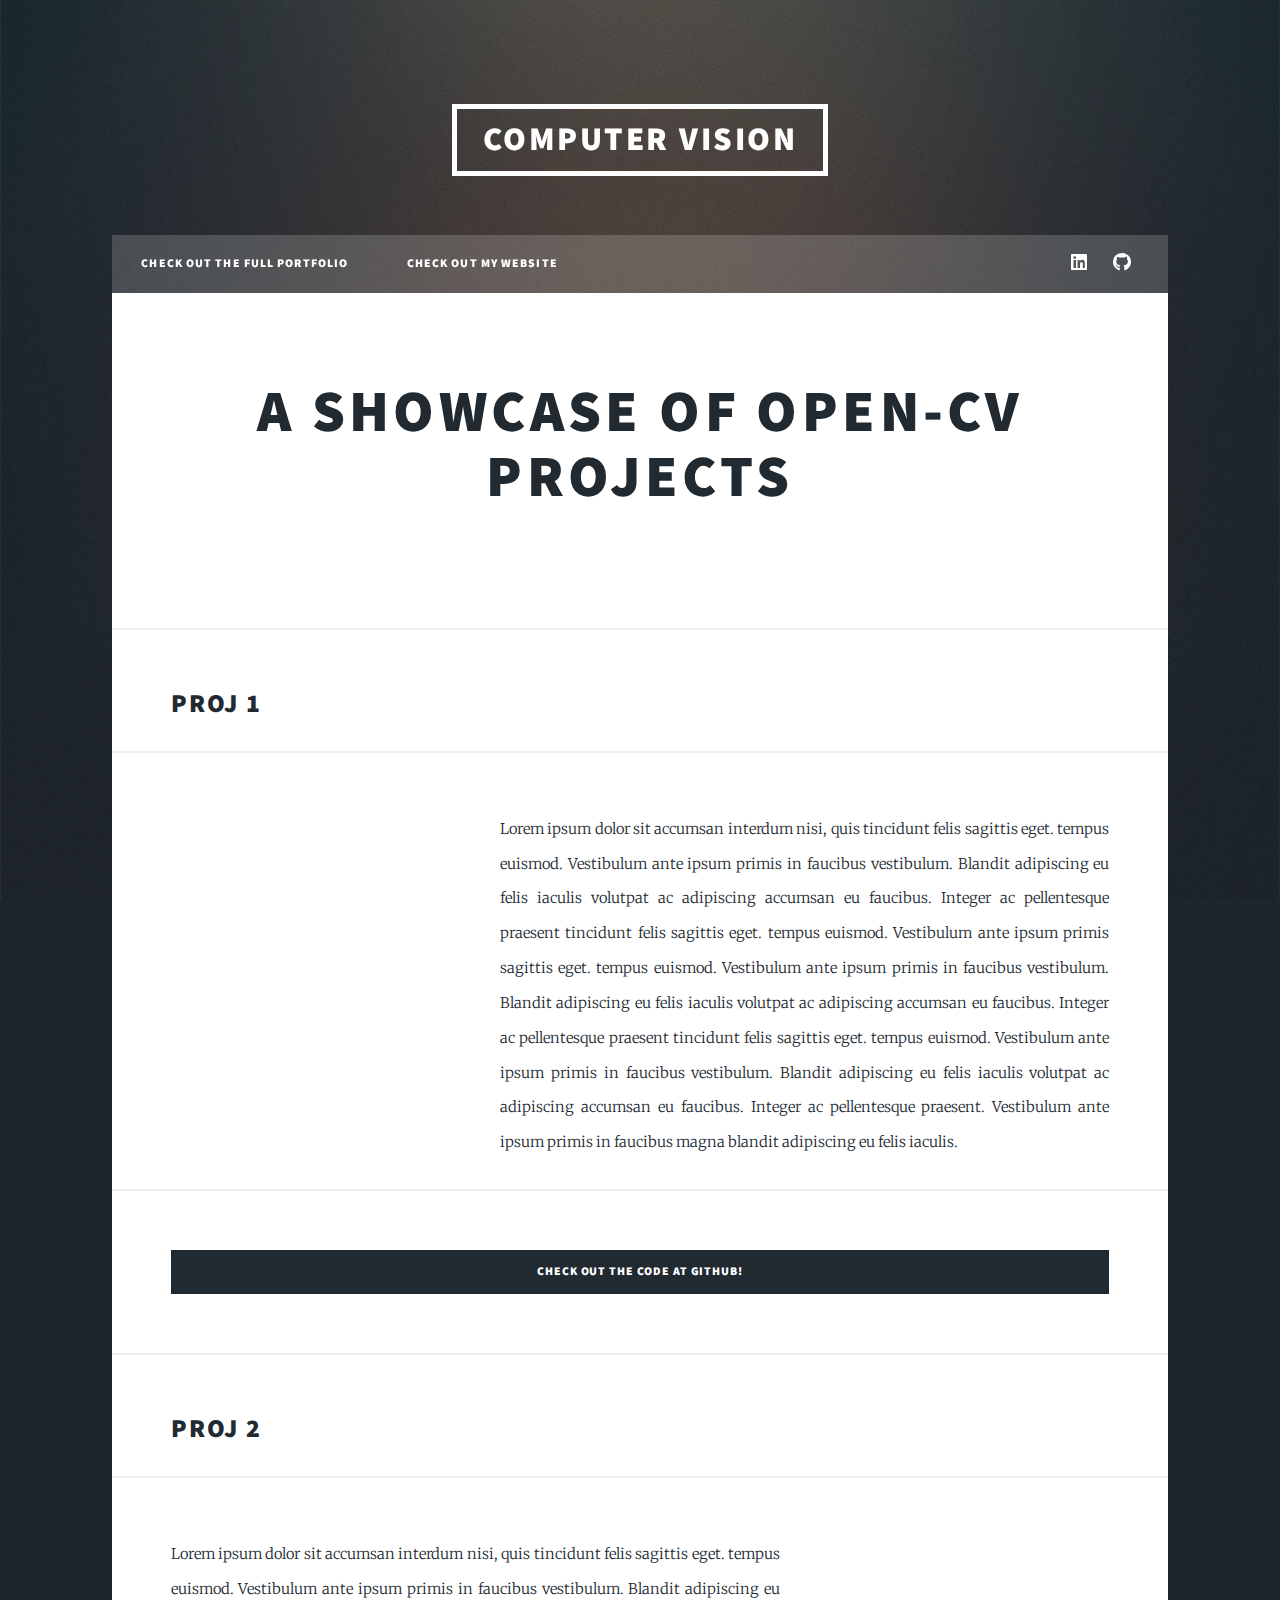
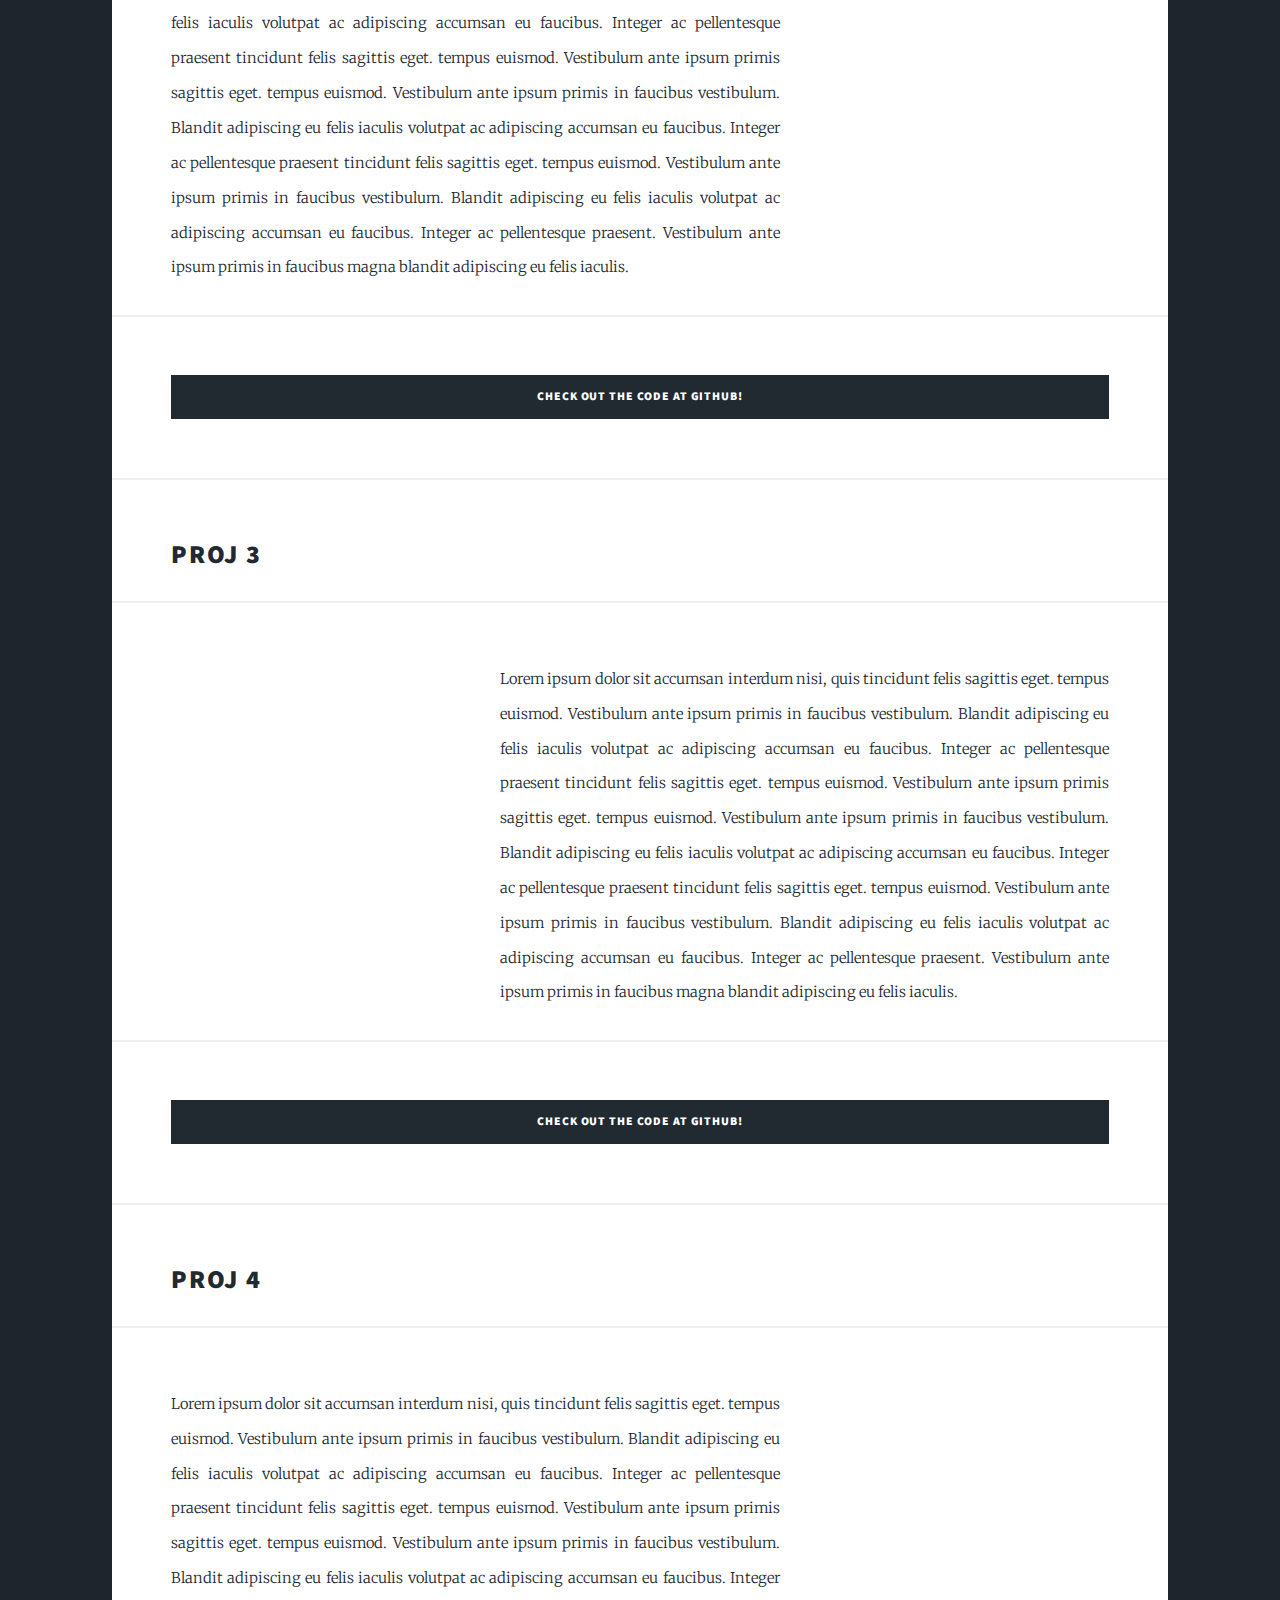
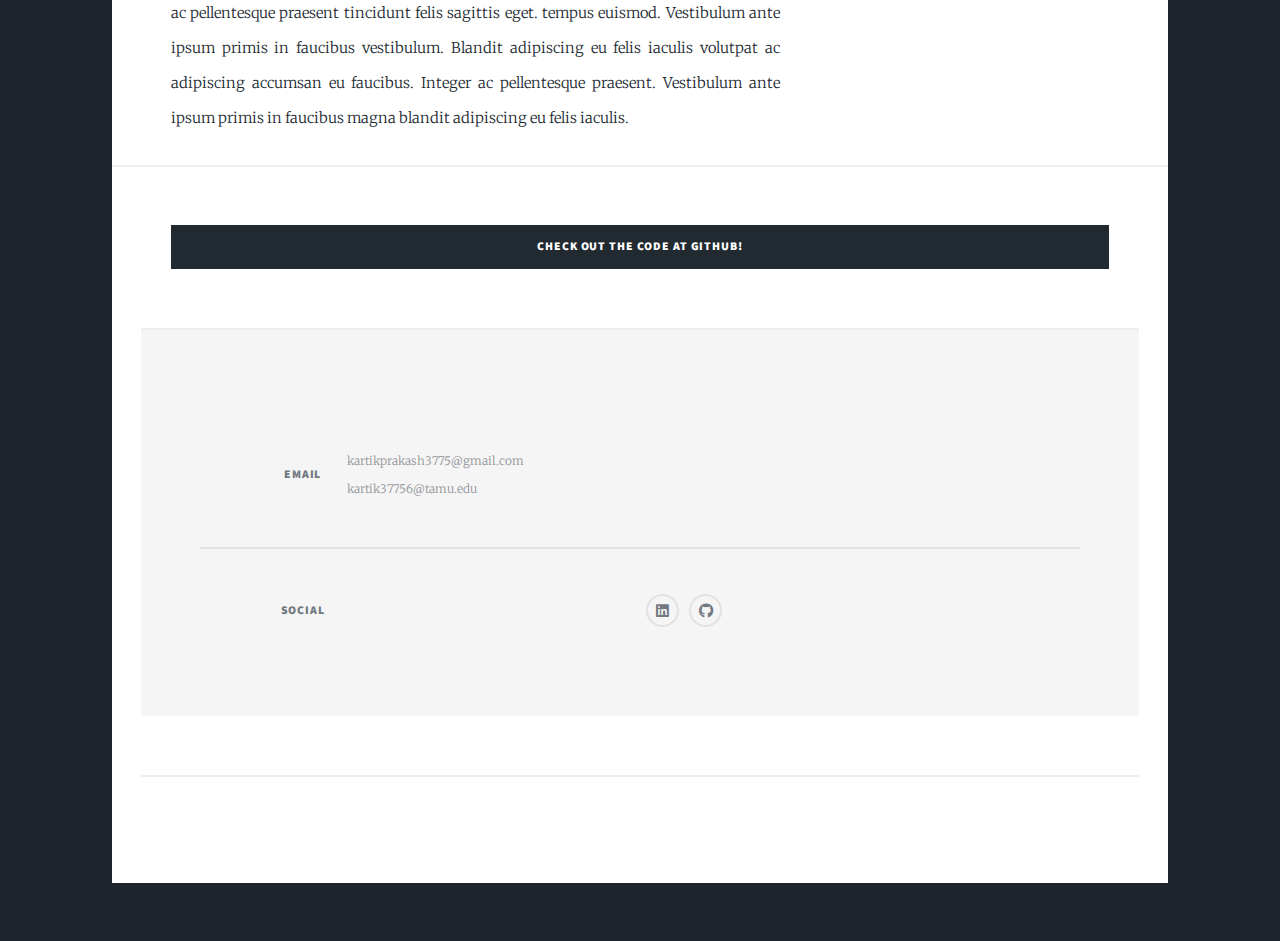
<file: comp_vision.html>
<!DOCTYPE HTML>
<!--
	Massively by HTML5 UP
	html5up.net | @ajlkn
	Free for personal and commercial use under the CCA 3.0 license (html5up.net/license)
-->
<html>
	<head>
		<title>Kartik Prakash</title>
		<meta charset="utf-8" />
		<meta name="viewport" content="width=device-width, initial-scale=1, user-scalable=no" />
		<link rel="stylesheet" href="assets/css/default_main.css" />
		<noscript><link rel="stylesheet" href="assets/css/default_noscript.css" /></noscript>
	</head>
	<body class="is-preload">

		<!-- Wrapper -->
			<div id="wrapper"> <!-- class="fade-in" -->

				<!-- Header -->
					<header id="header">
						<a class="logo">Computer vision</a>
					</header>

				<!-- Nav -->
					<nav id="nav">
						<ul class="links">
							<li><a href="index.html#portfolio">Check out the full Portfolio</a></li>
							<li><a href="index.html">Check out my website</a></li>
							<!-- <li class="active"><a href="design.html">Current Section</a></li> -->
						</ul>
						<ul class="icons">
							<li><a href="#" class="icon brands fa-linkedin"><span class="label">Instagram</span></a></li>
							<li><a href="#" class="icon brands fa-github"><span class="label">GitHub</span></a></li>
						</ul>
					</nav>

				<!-- Main -->
					<div id="main">

						<!-- Post -->
							<section class="post">
								<header class="major">
									<!-- <span class="date">April 25, 2017</span> -->
									<h2>A SHOWCASE OF Open-cv PROJECTS<br />
									</h2>
								</header>
							</section>

							<!-- Projects -->
							<h2>Proj 1</h2>
							<p>
							<span class="image left">
								<iframe class="image fit" src="https://www.youtube-nocookie.com/embed/ny15hMdtyXY?vq=hd1080&modestbranding=1&showinfo=0&rel=0&iv_load_policy=3&controls=0" width="640" height="360" frameborder="0"></iframe> <!-- width="854" height="480" -->
							</span>Lorem ipsum dolor sit accumsan interdum nisi, quis tincidunt felis sagittis eget. tempus euismod. Vestibulum ante ipsum primis in faucibus vestibulum. Blandit adipiscing eu felis iaculis volutpat ac adipiscing accumsan eu faucibus. Integer ac pellentesque praesent tincidunt felis sagittis eget. tempus euismod. Vestibulum ante ipsum primis sagittis eget. tempus euismod. Vestibulum ante ipsum primis in faucibus vestibulum. Blandit adipiscing eu felis iaculis volutpat ac adipiscing accumsan eu faucibus. Integer ac pellentesque praesent tincidunt felis sagittis eget. tempus euismod. Vestibulum ante ipsum primis in faucibus vestibulum. Blandit adipiscing eu felis iaculis volutpat ac adipiscing accumsan eu faucibus. Integer ac pellentesque praesent. Vestibulum ante ipsum primis in faucibus magna blandit adipiscing eu felis iaculis.
						  </p>
							<div class="col-6 col-12-small">
								<ul class="actions stacked">
									<li><a href="#" class="button primary fit">Check out the code at Github!</a></li>
								</ul>
							</div>
							<h2>Proj 2</h2>
							<p>
							<span class="image right">
								<iframe class="image fit" src="https://www.youtube-nocookie.com/embed/ny15hMdtyXY?vq=hd1080&modestbranding=1&showinfo=0&rel=0&iv_load_policy=3&controls=0" width="640" height="360" frameborder="0"></iframe> <!-- width="854" height="480" -->
							</span>Lorem ipsum dolor sit accumsan interdum nisi, quis tincidunt felis sagittis eget. tempus euismod. Vestibulum ante ipsum primis in faucibus vestibulum. Blandit adipiscing eu felis iaculis volutpat ac adipiscing accumsan eu faucibus. Integer ac pellentesque praesent tincidunt felis sagittis eget. tempus euismod. Vestibulum ante ipsum primis sagittis eget. tempus euismod. Vestibulum ante ipsum primis in faucibus vestibulum. Blandit adipiscing eu felis iaculis volutpat ac adipiscing accumsan eu faucibus. Integer ac pellentesque praesent tincidunt felis sagittis eget. tempus euismod. Vestibulum ante ipsum primis in faucibus vestibulum. Blandit adipiscing eu felis iaculis volutpat ac adipiscing accumsan eu faucibus. Integer ac pellentesque praesent. Vestibulum ante ipsum primis in faucibus magna blandit adipiscing eu felis iaculis.
						  </p>
							<div class="col-6 col-12-small">
								<ul class="actions stacked">
									<li><a href="#" class="button primary fit">Check out the code at Github!</a></li>
								</ul>
							</div>
							<h2>Proj 3</h2>
							<p>
							<span class="image left">
								<iframe class="image fit" src="https://www.youtube-nocookie.com/embed/ny15hMdtyXY?vq=hd1080&modestbranding=1&showinfo=0&rel=0&iv_load_policy=3&controls=0" width="640" height="360" frameborder="0"></iframe> <!-- width="854" height="480" -->
							</span>Lorem ipsum dolor sit accumsan interdum nisi, quis tincidunt felis sagittis eget. tempus euismod. Vestibulum ante ipsum primis in faucibus vestibulum. Blandit adipiscing eu felis iaculis volutpat ac adipiscing accumsan eu faucibus. Integer ac pellentesque praesent tincidunt felis sagittis eget. tempus euismod. Vestibulum ante ipsum primis sagittis eget. tempus euismod. Vestibulum ante ipsum primis in faucibus vestibulum. Blandit adipiscing eu felis iaculis volutpat ac adipiscing accumsan eu faucibus. Integer ac pellentesque praesent tincidunt felis sagittis eget. tempus euismod. Vestibulum ante ipsum primis in faucibus vestibulum. Blandit adipiscing eu felis iaculis volutpat ac adipiscing accumsan eu faucibus. Integer ac pellentesque praesent. Vestibulum ante ipsum primis in faucibus magna blandit adipiscing eu felis iaculis.
						  </p>
							<div class="col-6 col-12-small">
								<ul class="actions stacked">
									<li><a href="#" class="button primary fit">Check out the code at Github!</a></li>
								</ul>
							</div>
							<h2>Proj 4</h2>
							<p>
							<span class="image right">
								<iframe class="image fit" src="https://www.youtube-nocookie.com/embed/ny15hMdtyXY?vq=hd1080&modestbranding=1&showinfo=0&rel=0&iv_load_policy=3&controls=0" width="640" height="360" frameborder="0"></iframe> <!-- width="854" height="480" -->
							</span>Lorem ipsum dolor sit accumsan interdum nisi, quis tincidunt felis sagittis eget. tempus euismod. Vestibulum ante ipsum primis in faucibus vestibulum. Blandit adipiscing eu felis iaculis volutpat ac adipiscing accumsan eu faucibus. Integer ac pellentesque praesent tincidunt felis sagittis eget. tempus euismod. Vestibulum ante ipsum primis sagittis eget. tempus euismod. Vestibulum ante ipsum primis in faucibus vestibulum. Blandit adipiscing eu felis iaculis volutpat ac adipiscing accumsan eu faucibus. Integer ac pellentesque praesent tincidunt felis sagittis eget. tempus euismod. Vestibulum ante ipsum primis in faucibus vestibulum. Blandit adipiscing eu felis iaculis volutpat ac adipiscing accumsan eu faucibus. Integer ac pellentesque praesent. Vestibulum ante ipsum primis in faucibus magna blandit adipiscing eu felis iaculis.
						  </p>
							<div class="col-6 col-12-small">
								<ul class="actions stacked">
									<li><a href="#" class="button primary fit">Check out the code at Github!</a></li>
								</ul>
							</div>

							<!-- style="width:500px;height:350px;" -->

					<!-- </div> -->

				<!-- Footer -->
					<footer id="footer">
						<section class="split contact">
							<section>
								<h3>Email</h3>
								<p>kartikprakash3775@gmail.com <br />
								kartik37756@tamu.edu</p>
							</section>
							<section>
								<h3>Social</h3>
								<ul class="icons alt">
									<!-- <li><a href="#" class="icon brands alt fa-twitter"><span class="label">Twitter</span></a></li>
									<li><a href="#" class="icon brands alt fa-facebook-f"><span class="label">Facebook</span></a></li> -->
									<li><a href="https://www.linkedin.com/in/kartik-prakash123/" class="icon brands alt fa-linkedin"><span class="label">Instagram</span></a></li>
									<li><a href="https://github.com/karry3775/" class="icon brands alt fa-github"><span class="label">GitHub</span></a></li>
								</ul>
							</section>
						</section>
					</footer>

				<!-- Copyright -->
					<div id="copyright">
						<ul><li>&copy; Kartik Prakash</li><li>Texas A&M</li></ul>
					</div>

			</div>

		<!-- Scripts -->
			<script src="assets/js/jquery.min.js"></script>
			<script src="assets/js/jquery.scrollex.min.js"></script>
			<script src="assets/js/jquery.scrolly.min.js"></script>
			<script src="assets/js/browser.min.js"></script>
			<script src="assets/js/breakpoints.min.js"></script>
			<script src="assets/js/util.js"></script>
			<script src="assets/js/main.js"></script>

	</body>
</html>
</file>
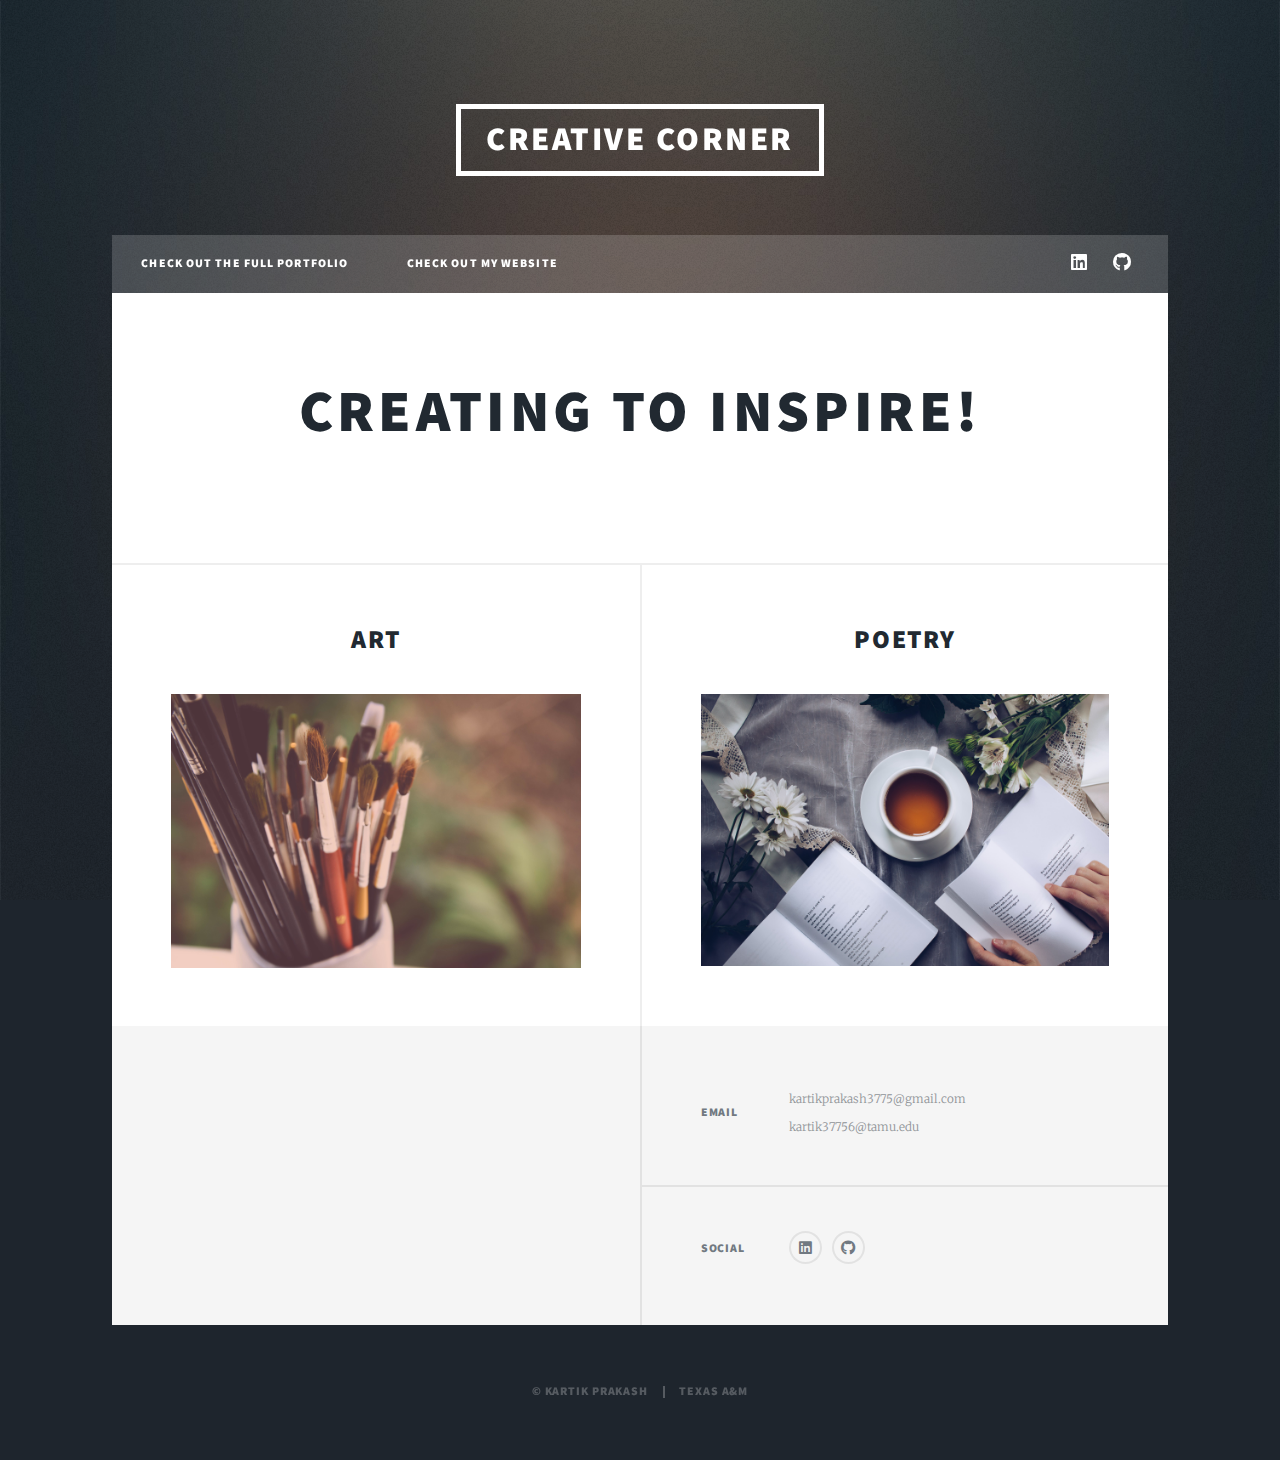
<file: Creative_corner.html>
<!DOCTYPE HTML>
<!--
	Massively by HTML5 UP
	html5up.net | @ajlkn
	Free for personal and commercial use under the CCA 3.0 license (html5up.net/license)
-->
<html>
	<head>
		<title>Kartik Prakash</title>
		<meta charset="utf-8" />
		<meta name="viewport" content="width=device-width, initial-scale=1, user-scalable=no" />
		<link rel="stylesheet" href="assets/css/default_main.css" />
		<noscript><link rel="stylesheet" href="assets/css/default_noscript.css" /></noscript>
	</head>
	<body class="is-preload">

		<!-- Wrapper -->
			<div id="wrapper">

				<!-- Header -->
					<header id="header">
						<a class="logo">Creative Corner</a>
					</header>

				<!-- Nav -->
					<nav id="nav">
						<ul class="links">
							<li><a href="index.html#portfolio">Check out the full Portfolio</a></li>
							<li><a href="index.html">Check out my website</a></li>
							<!-- <li class="active"><a href="Creative_corner.html">Current Section</a></li> -->
						</ul>
						<ul class="icons">
							<li><a href="#" class="icon brands fa-linkedin"><span class="label">Instagram</span></a></li>
							<li><a href="#" class="icon brands fa-github"><span class="label">GitHub</span></a></li>
						</ul>
					</nav>

				<!-- Main -->
					<div id="main">

						<!-- Post -->
							<section class="post">
								<header class="major">
									<!-- <span class="date">April 25, 2017</span> -->
									<h2>Creating to Inspire!<br />
									</h2>
								</header>
								<!-- <div class="image main"><img src="images/mod_tooth.jpg" alt="" /></div>
								<p> We realised that most of the toothbrushes go to waste because of the requirement of replacing
										them every 2-3 months. In this process the whole brush is discarded which decreases the life span of
										a toothbrush to a great extent. Moreover with the use of non-biodegradable materials it becomes
										extremely difficult to manage the waste.
										Hence we thought of designing a new toothbrush keeping the following points in mind.
										<ol>
												<li><b><i>How to enhance the life span of a normal toothbrush?</i></b></li>
												<li><b><i>What materials to select to manage the waste effectively?</i></b></li>
										</ol>

										Taking inspiration from the existing modular designs we came up with the idea of toothbrush
										which is modular in nature containing space for up to four bristle tops, which can be replaced one by
										one to the custom designed bristle top holder cleverly built into the body, making it last 4 times
										longer with the same amount of material.</p> -->

							</section>

							<!-- POSTS -->
							<section class="posts">
								<article>
									<header>
										<h2><a href="art.html">Art</a></h2>
									</header>
									<a href="art.html"class="image fit"><img src="images/art.jpg" alt=""/></a>
								</article>
								<article>
									<header>
										<h2><a href="http://karryquest.blogspot.com" target="_blank">Poetry</a></h2>
										<!-- <h2><a href="#" onclick='window.open("http://karryquest.blogspot.com");return false;'>Poetry</a></h2> -->
									</header>
									<a href="http://karryquest.blogspot.com"class="image fit"><img src="images/poetry.jpg" alt=""/></a>
								</article>
							</section>

					</div>

				<!-- Footer -->
					<footer id="footer">
						<section>
							<!-- <form method="post" action="#">
								<div class="fields">
									<div class="field">
										<label for="name">Name</label>
										<input type="text" name="name" id="name" />
									</div>
									<div class="field">
										<label for="email">Email</label>
										<input type="text" name="email" id="email" />
									</div>
									<div class="field">
										<label for="message">Message</label>
										<textarea name="message" id="message" rows="3"></textarea>
									</div>
								</div>
								<ul class="actions">
									<li><input type="submit" value="Send Message" /></li>
								</ul>
							</form> -->
						</section>
						<section class="split contact">
							<!-- <section class="alt">
								<h3>Address</h3>
								<p>1234 Somewhere Road #87257<br />
								Nashville, TN 00000-0000</p>
							</section> -->
							<!-- <section>
								<h3>Phone</h3>
								<p><a href="#">(000) 000-0000</a></p>
							</section> -->
							<section>
								<h3>Email</h3>
								<p>kartikprakash3775@gmail.com <br />
								kartik37756@tamu.edu</p>
							</section>
							<section>
								<h3>Social</h3>
								<ul class="icons alt">
									<!-- <li><a href="#" class="icon brands alt fa-twitter"><span class="label">Twitter</span></a></li>
									<li><a href="#" class="icon brands alt fa-facebook-f"><span class="label">Facebook</span></a></li> -->
									<li><a href="https://www.linkedin.com/in/kartik-prakash123/" class="icon brands alt fa-linkedin"><span class="label">Instagram</span></a></li>
									<li><a href="https://github.com/karry3775/" class="icon brands alt fa-github"><span class="label">GitHub</span></a></li>
								</ul>
							</section>
						</section>
					</footer>

				<!-- Copyright -->
					<div id="copyright">
						<ul><li>&copy; Kartik Prakash</li><li>Texas A&M</li></ul>
					</div>

			</div>

		<!-- Scripts -->
			<script src="assets/js/jquery.min.js"></script>
			<script src="assets/js/jquery.scrollex.min.js"></script>
			<script src="assets/js/jquery.scrolly.min.js"></script>
			<script src="assets/js/browser.min.js"></script>
			<script src="assets/js/breakpoints.min.js"></script>
			<script src="assets/js/util.js"></script>
			<script src="assets/js/main.js"></script>

	</body>
</html>
</file>
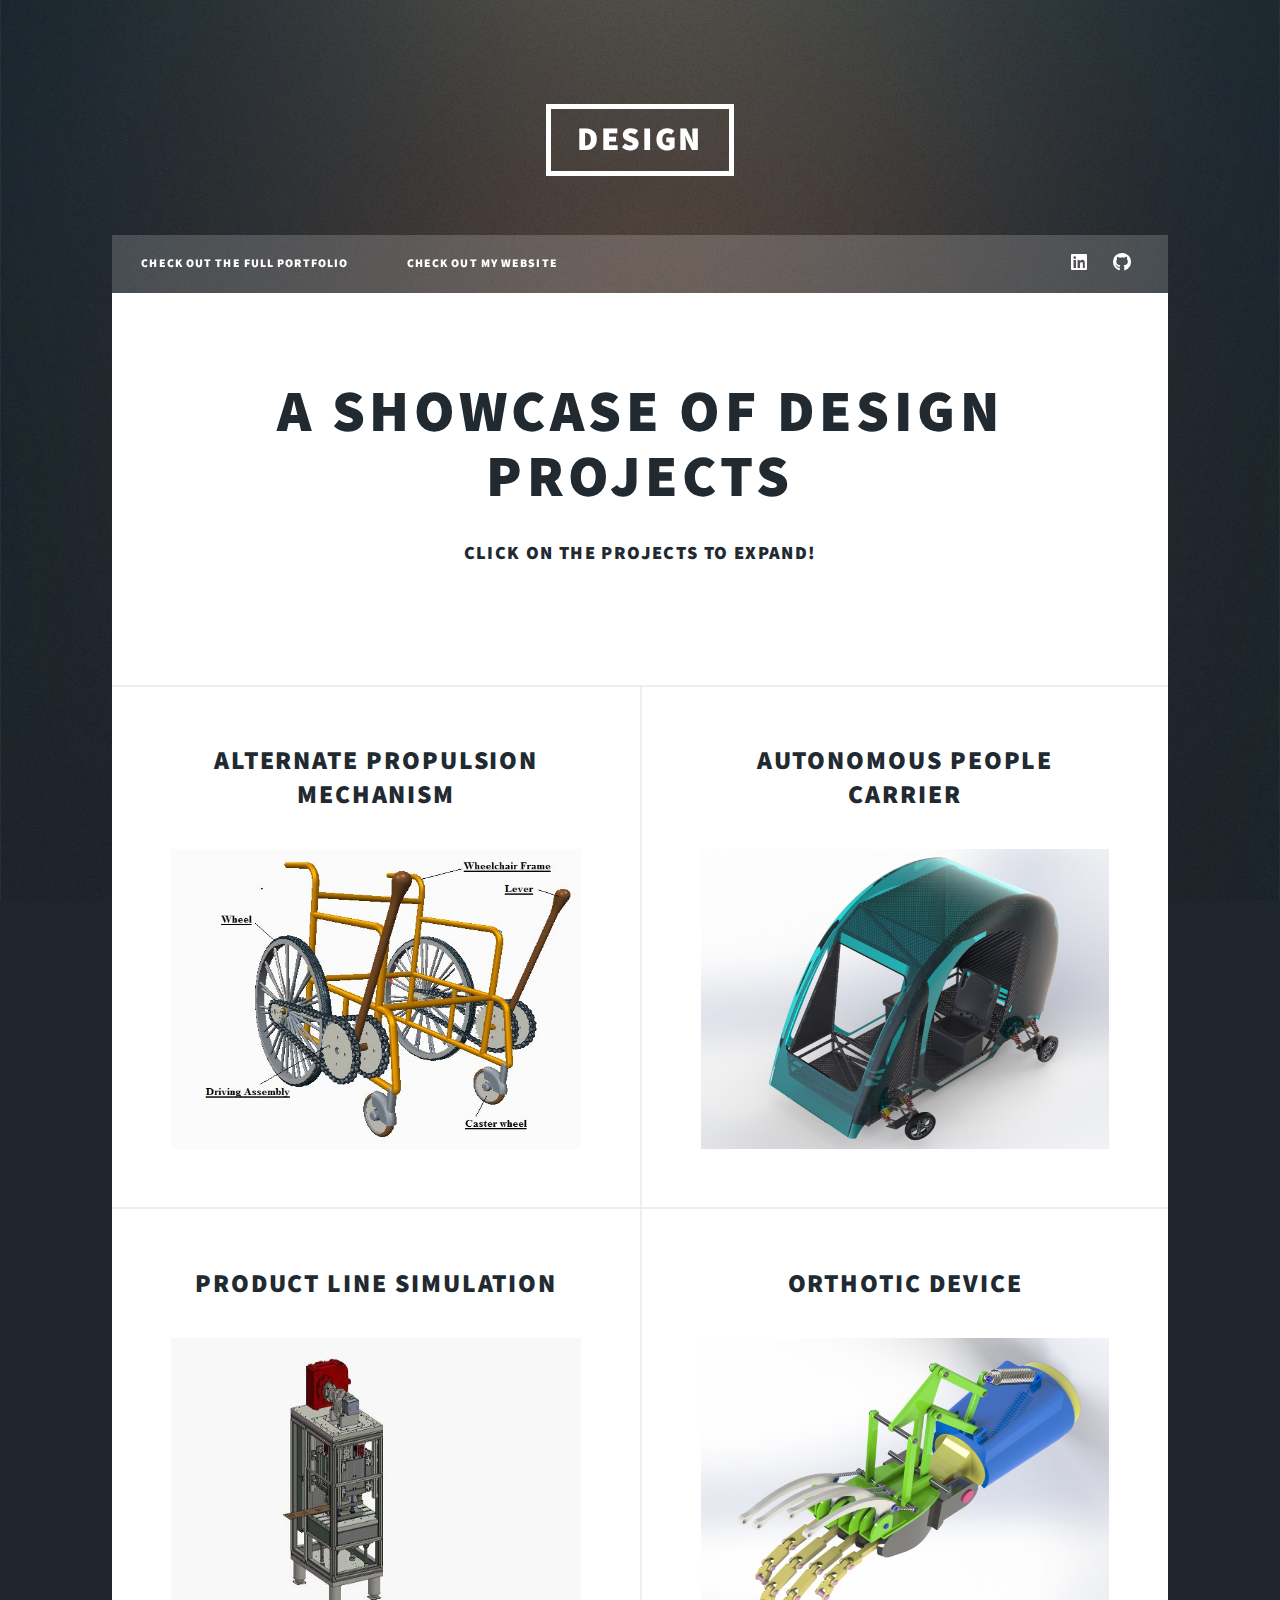
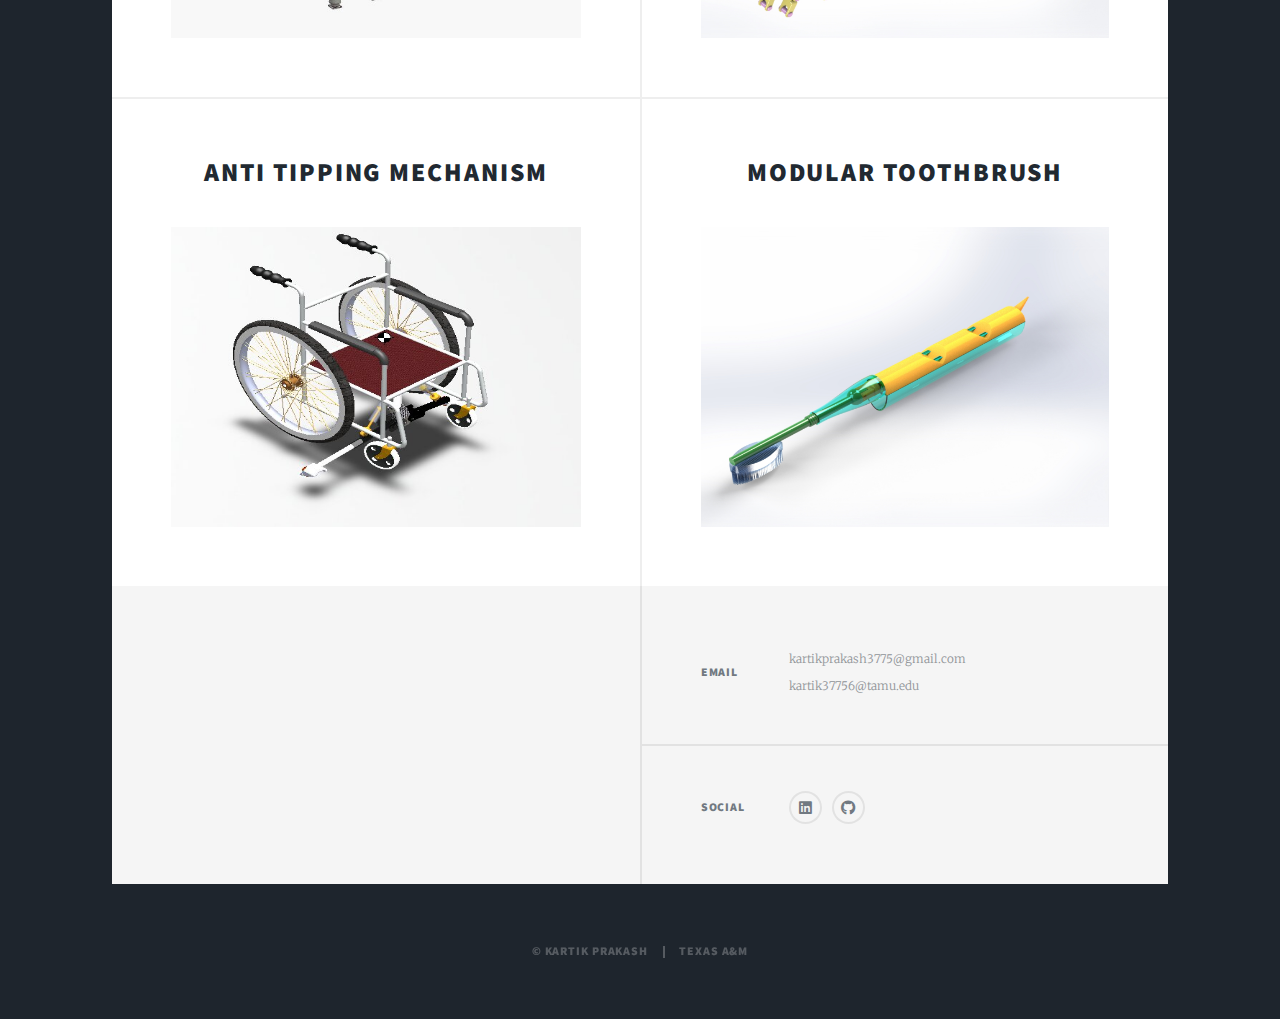
<file: design.html>
<!DOCTYPE HTML>
<!--
	Massively by HTML5 UP
	html5up.net | @ajlkn
	Free for personal and commercial use under the CCA 3.0 license (html5up.net/license)
-->
<html>
	<head>
		<title>Kartik Prakash</title>
		<meta charset="utf-8" />
		<meta name="viewport" content="width=device-width, initial-scale=1, user-scalable=no" />
		<link rel="stylesheet" href="assets/css/default_main.css" />
		<noscript><link rel="stylesheet" href="assets/css/default_noscript.css" /></noscript>
	</head>
	<body class="is-preload">

		<!-- Wrapper -->
			<div id="wrapper"> <!-- class="fade-in" -->

				<!-- Header -->
					<header id="header">
						<a class="logo">DESIGN</a>
					</header>

				<!-- Nav -->
					<nav id="nav">
						<ul class="links">
							<li><a href="index.html#portfolio">Check out the full Portfolio</a></li>
							<li><a href="index.html">Check out my website</a></li>
							<!-- <li class="active"><a href="design.html">Current Section</a></li> -->
						</ul>
						<ul class="icons">
							<li><a href="#" class="icon brands fa-linkedin"><span class="label">Instagram</span></a></li>
							<li><a href="#" class="icon brands fa-github"><span class="label">GitHub</span></a></li>
						</ul>
					</nav>

				<!-- Main -->
					<div id="main">

						<!-- Post -->
							<section class="post">
								<header class="major">
									<!-- <span class="date">April 25, 2017</span> -->
									<h2>A SHOWCASE OF DESIGN PROJECTS<br />
									</h2>
									<h3>Click on the Projects to expand!</h3>
								</header>
								<!-- <div class="image main"><img src="images/mod_tooth.jpg" alt="" /></div>
								<p> We realised that most of the toothbrushes go to waste because of the requirement of replacing
										them every 2-3 months. In this process the whole brush is discarded which decreases the life span of
										a toothbrush to a great extent. Moreover with the use of non-biodegradable materials it becomes
										extremely difficult to manage the waste.
										Hence we thought of designing a new toothbrush keeping the following points in mind.
										<ol>
												<li><b><i>How to enhance the life span of a normal toothbrush?</i></b></li>
												<li><b><i>What materials to select to manage the waste effectively?</i></b></li>
										</ol>

										Taking inspiration from the existing modular designs we came up with the idea of toothbrush
										which is modular in nature containing space for up to four bristle tops, which can be replaced one by
										one to the custom designed bristle top holder cleverly built into the body, making it last 4 times
										longer with the same amount of material.</p> -->

							</section>

							<!--IMAGES-->
							<!-- <div class="box alt">
								<div class="row gtr-50 gtr-uniform">
									<div class="col-4"><a href="#"><span class="image fit"><img src="images/wheelchairpers.jpg" width="300" height="300" alt="" /></span></a></div>
									<div class="col-4"><a href="#"><span class="image fit"><img src="images/chassis_3.jpg" width="300" height="300" alt="" /></span></a></div>
									<div class="col-4"><a href="#"><span class="image fit"><img src="images/pls.jpg" width="300" height="300" alt="" /></span></a></div> -->
									<!-- Break -->
									<!-- <div class="col-4"><a href="#"><span class="image fit"><img src="images/robot_hand.jpg" width="300" height="300" alt="" /></span></a></div>
									<div class="col-4"><a href="#"><span class="image fit"><img src="images/iit_madras.jpg" width="300" height="300" alt="" /></span></a></div>
									<div class="col-4"><a href="#"><span class="image fit"><img src="images/mod_tooth.jpg" width="300" height="300" alt="" /></span></a></div> -->
									<!-- Break -->
									<!-- <div class="col-4"><span class="image fit"><img src="images/pic03.jpg" alt="" /></span></div>
									<div class="col-4"><span class="image fit"><img src="images/pic04.jpg" alt="" /></span></div>
									<div class="col-4"><span class="image fit"><img src="images/pic02.jpg" alt="" /></span></div> -->
								<!-- </div>
							</div> -->

							<!-- POSTS -->
							<section class="posts">
								<article>
									<header>
										<h2><a href="alt_prop_mech.html">Alternate Propulsion Mechanism</a></h2>
									</header>
									<a href="alt_prop_mech.html"class="image fit"><img src="images/wheelchairpers.jpg" width="300" height="300" alt="" /></a>
								</article>
								<article>
									<header>
										<h2><a href="Chassis_design.html">Autonomous People Carrier</a></h2>
									</header>
									<a href="Chassis_design.html"class="image fit"><img src="images/chassis_3.jpg" width="300" height="300" alt=""/></a>
								</article>
								<article>
									<header>
										<h2><a href="Product_line_simulation.html">Product line Simulation</a></h2>
									</header>
									<a href="Product_line_simulation.html"class="image fit"><img src="images/pls.jpg" width="300" height="300" alt=""/></a>
								</article>
								<article>
									<header>
										<h2><a href="robot_hand.html">Orthotic Device</a></h2>
									</header>
									<a href="robot_hand.html"class="image fit"><img src="images/robot_hand.jpg" width="300" height="300" alt=""/></a>
								</article>
								<article>
									<header>
										<h2><a href="Safety_Mechanism_wheelchair.html">Anti Tipping Mechanism</a></h2>
									</header>
									<a href="Safety_Mechanism_wheelchair.html"class="image fit"><img src="images/iit_madras.jpg" width="300" height="300" alt=""/></a>
								</article>
								<article>
									<header>
										<h2><a href="Tooth_brush_design.html">Modular Toothbrush</a></h2>
									</header>
									<a href="Tooth_brush_design.html"class="image fit"><img src="images/mod_tooth.jpg" width="300" height="300" alt=""/></a>
								</article>
							</section>
							<!-- style="width:500px;height:350px;" -->

					</div>

				<!-- Footer -->
					<footer id="footer">
						<section>
							<!-- <form method="post" action="#">
								<div class="fields">
									<div class="field">
										<label for="name">Name</label>
										<input type="text" name="name" id="name" />
									</div>
									<div class="field">
										<label for="email">Email</label>
										<input type="text" name="email" id="email" />
									</div>
									<div class="field">
										<label for="message">Message</label>
										<textarea name="message" id="message" rows="3"></textarea>
									</div>
								</div>
								<ul class="actions">
									<li><input type="submit" value="Send Message" /></li>
								</ul>
							</form> -->
						</section>
						<section class="split contact">
							<!-- <section class="alt">
								<h3>Address</h3>
								<p>1234 Somewhere Road #87257<br />
								Nashville, TN 00000-0000</p>
							</section> -->
							<!-- <section>
								<h3>Phone</h3>
								<p><a href="#">(000) 000-0000</a></p>
							</section> -->
							<section>
								<h3>Email</h3>
								<p>kartikprakash3775@gmail.com <br />
								kartik37756@tamu.edu</p>
							</section>
							<section>
								<h3>Social</h3>
								<ul class="icons alt">
									<!-- <li><a href="#" class="icon brands alt fa-twitter"><span class="label">Twitter</span></a></li>
									<li><a href="#" class="icon brands alt fa-facebook-f"><span class="label">Facebook</span></a></li> -->
									<li><a href="https://www.linkedin.com/in/kartik-prakash123/" class="icon brands alt fa-linkedin"><span class="label">Instagram</span></a></li>
									<li><a href="https://github.com/karry3775/" class="icon brands alt fa-github"><span class="label">GitHub</span></a></li>
								</ul>
							</section>
						</section>
					</footer>

				<!-- Copyright -->
					<div id="copyright">
						<ul><li>&copy; Kartik Prakash</li><li>Texas A&M</li></ul>
					</div>

			</div>

		<!-- Scripts -->
			<script src="assets/js/jquery.min.js"></script>
			<script src="assets/js/jquery.scrollex.min.js"></script>
			<script src="assets/js/jquery.scrolly.min.js"></script>
			<script src="assets/js/browser.min.js"></script>
			<script src="assets/js/breakpoints.min.js"></script>
			<script src="assets/js/util.js"></script>
			<script src="assets/js/main.js"></script>

	</body>
</html>
</file>
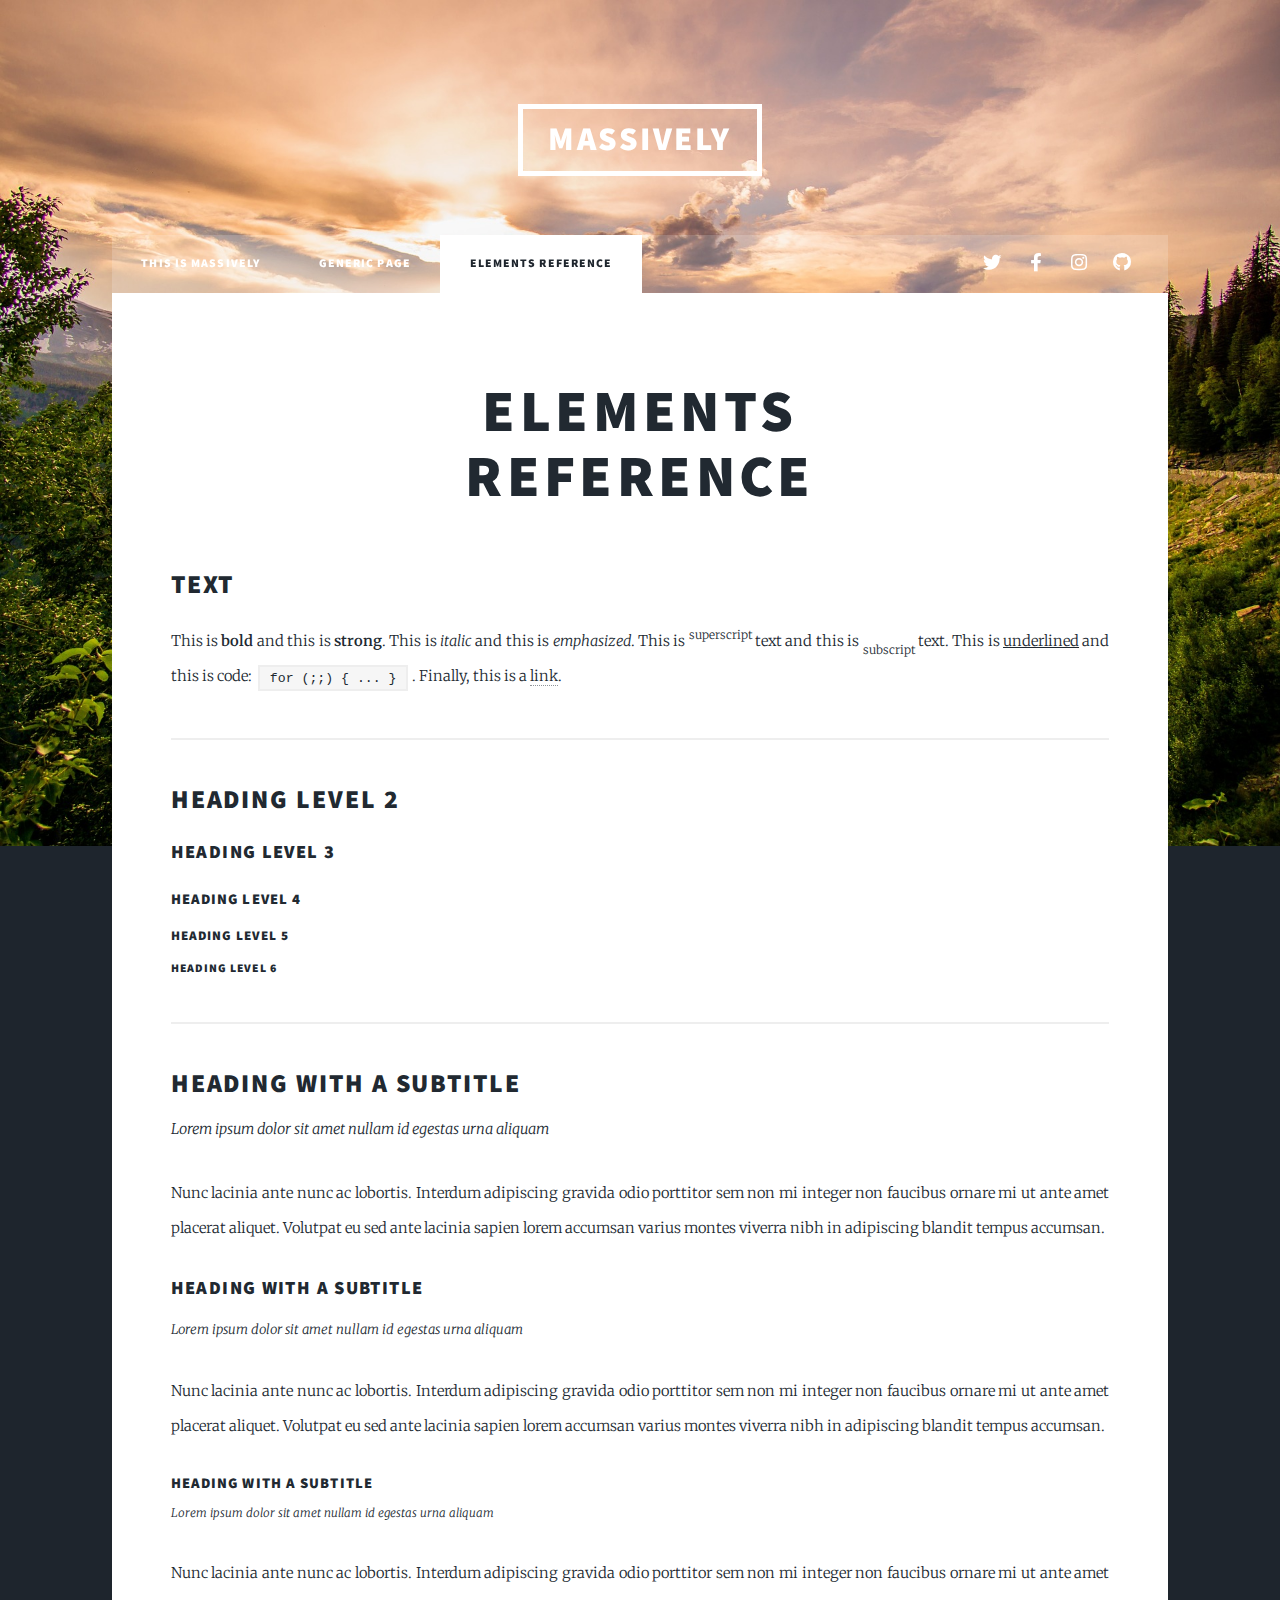
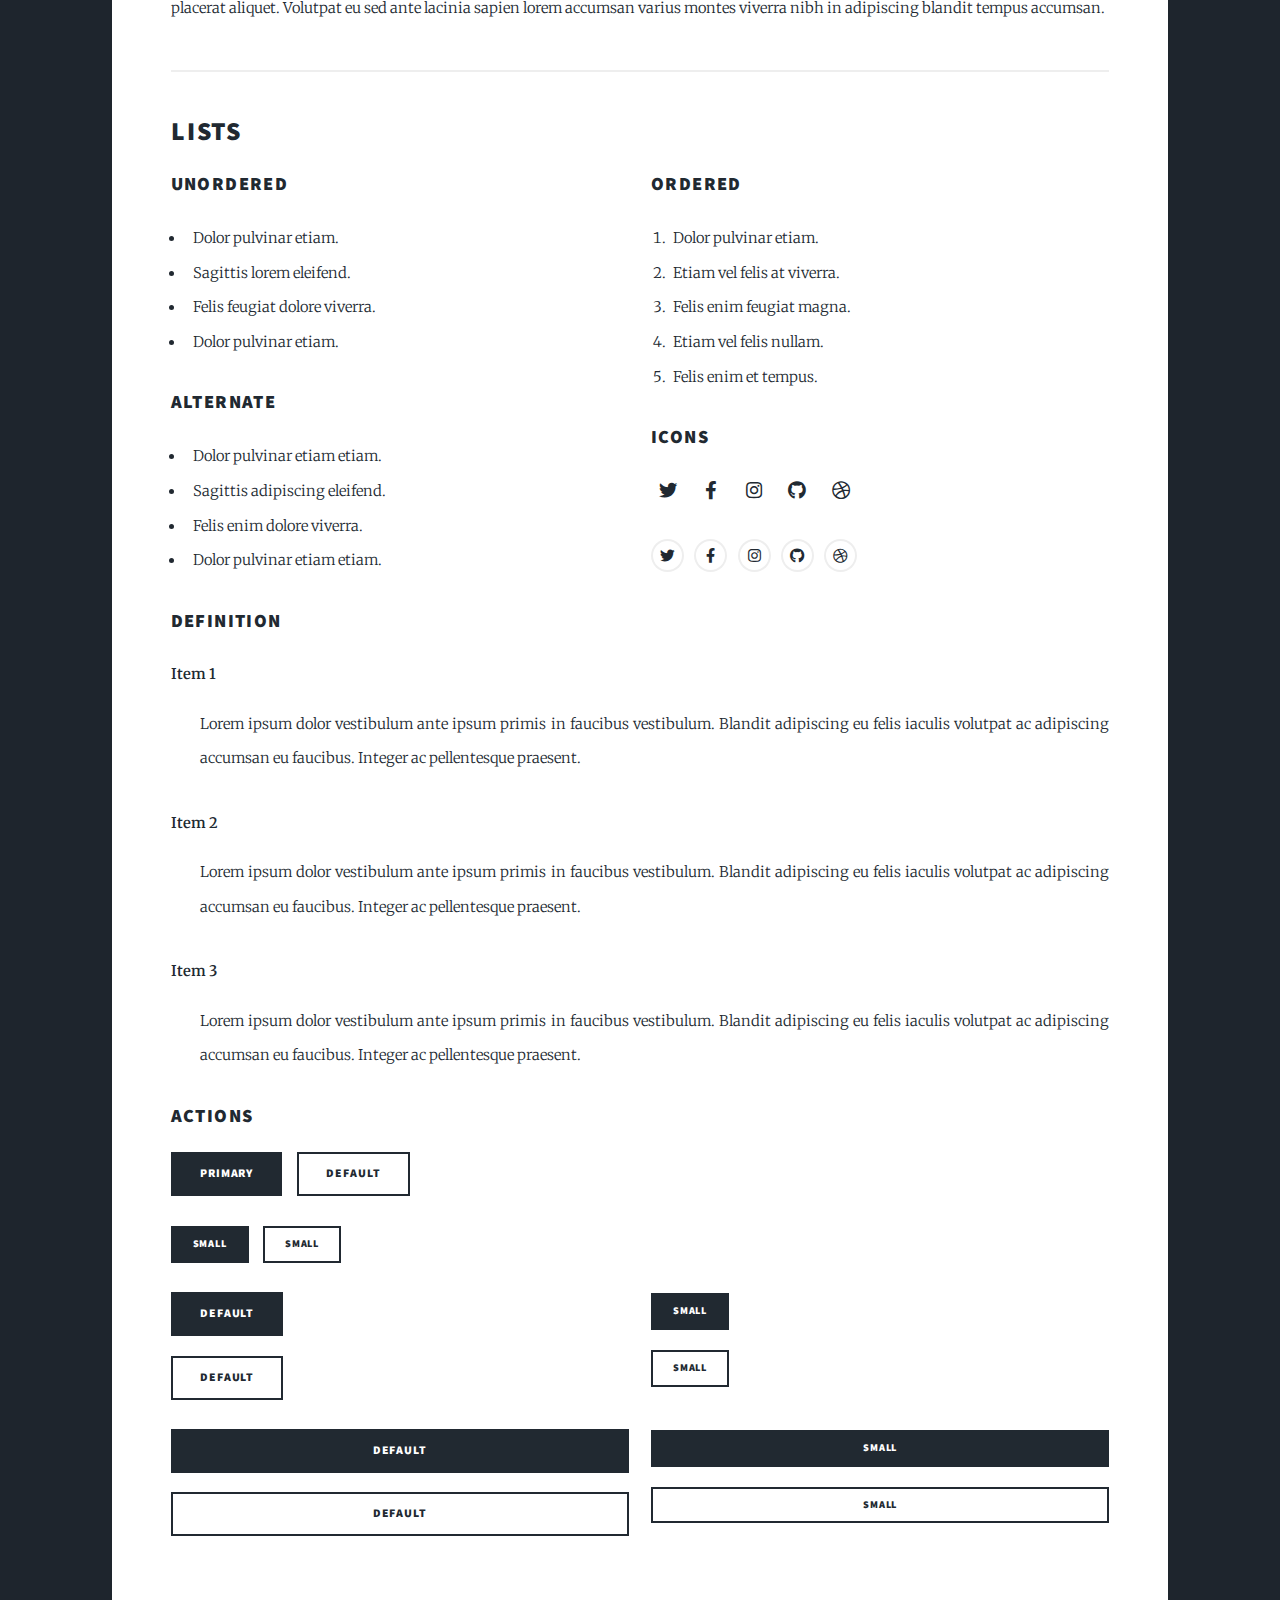
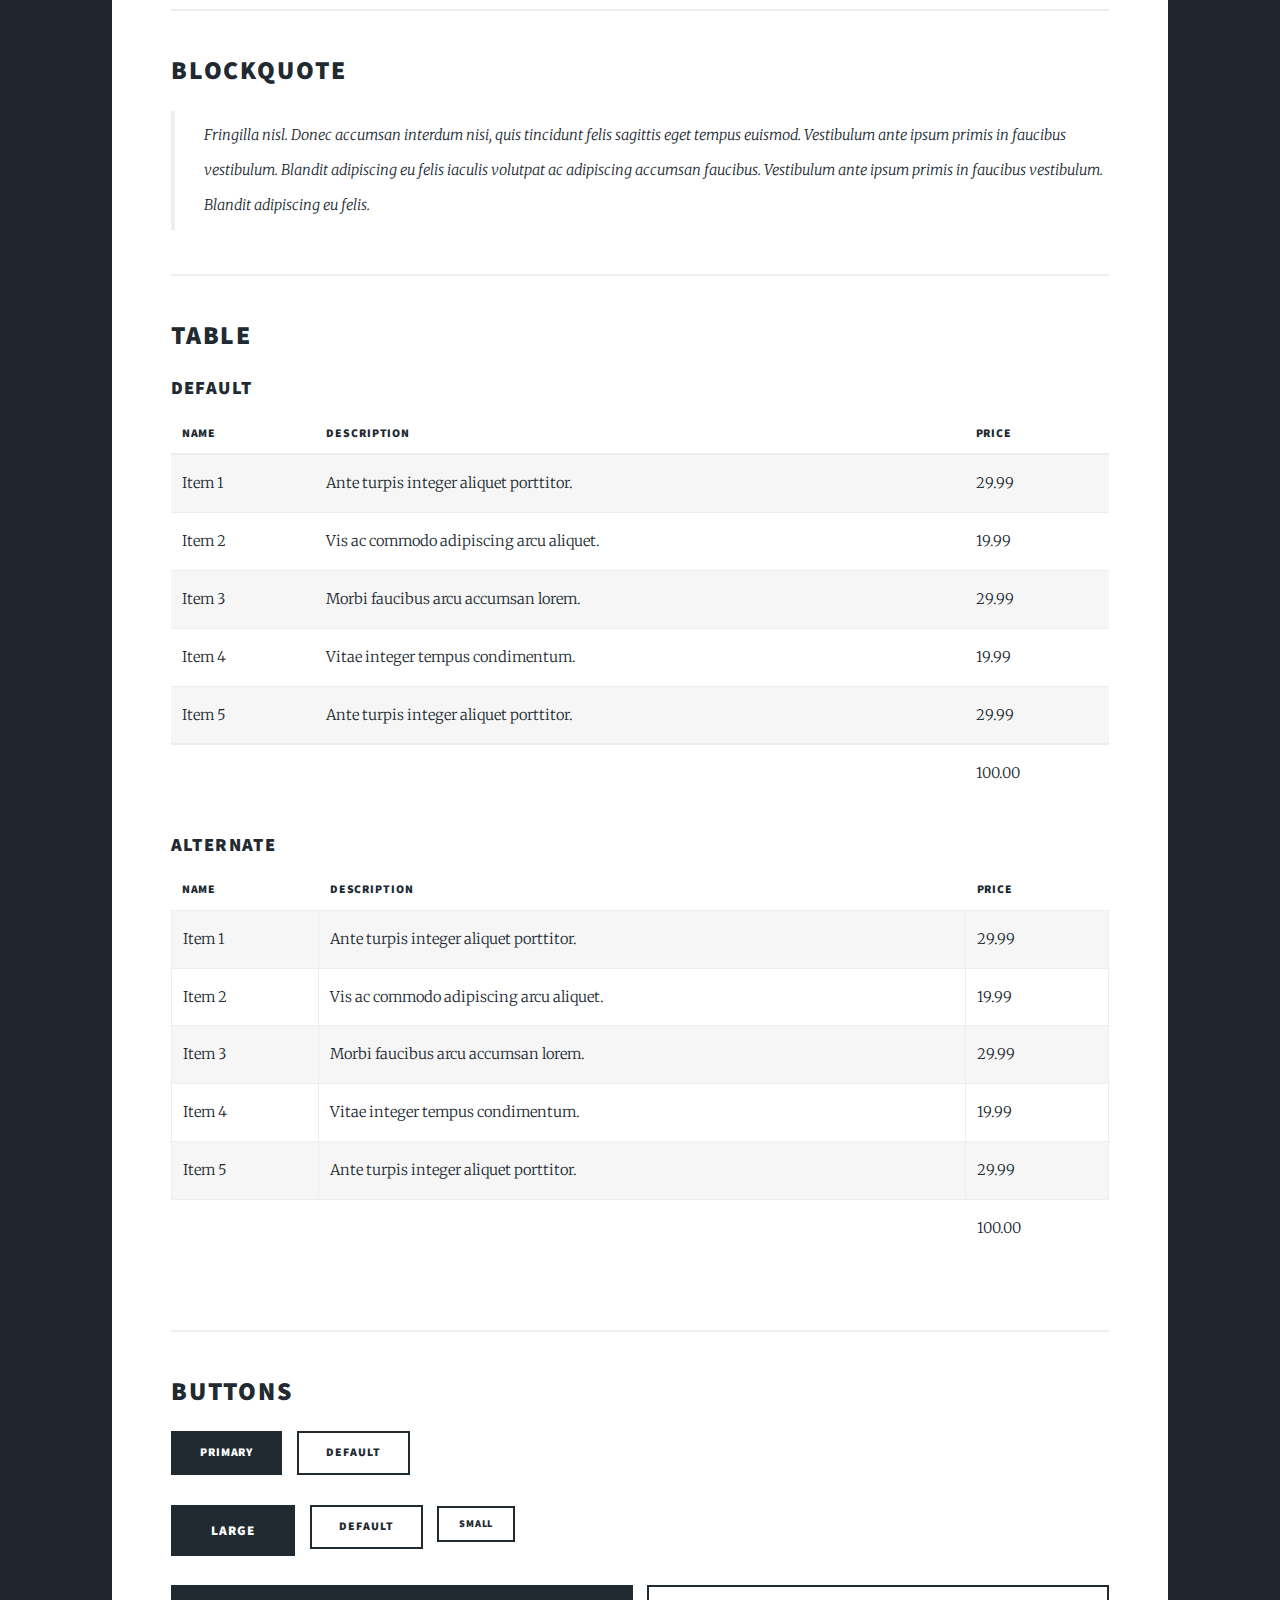
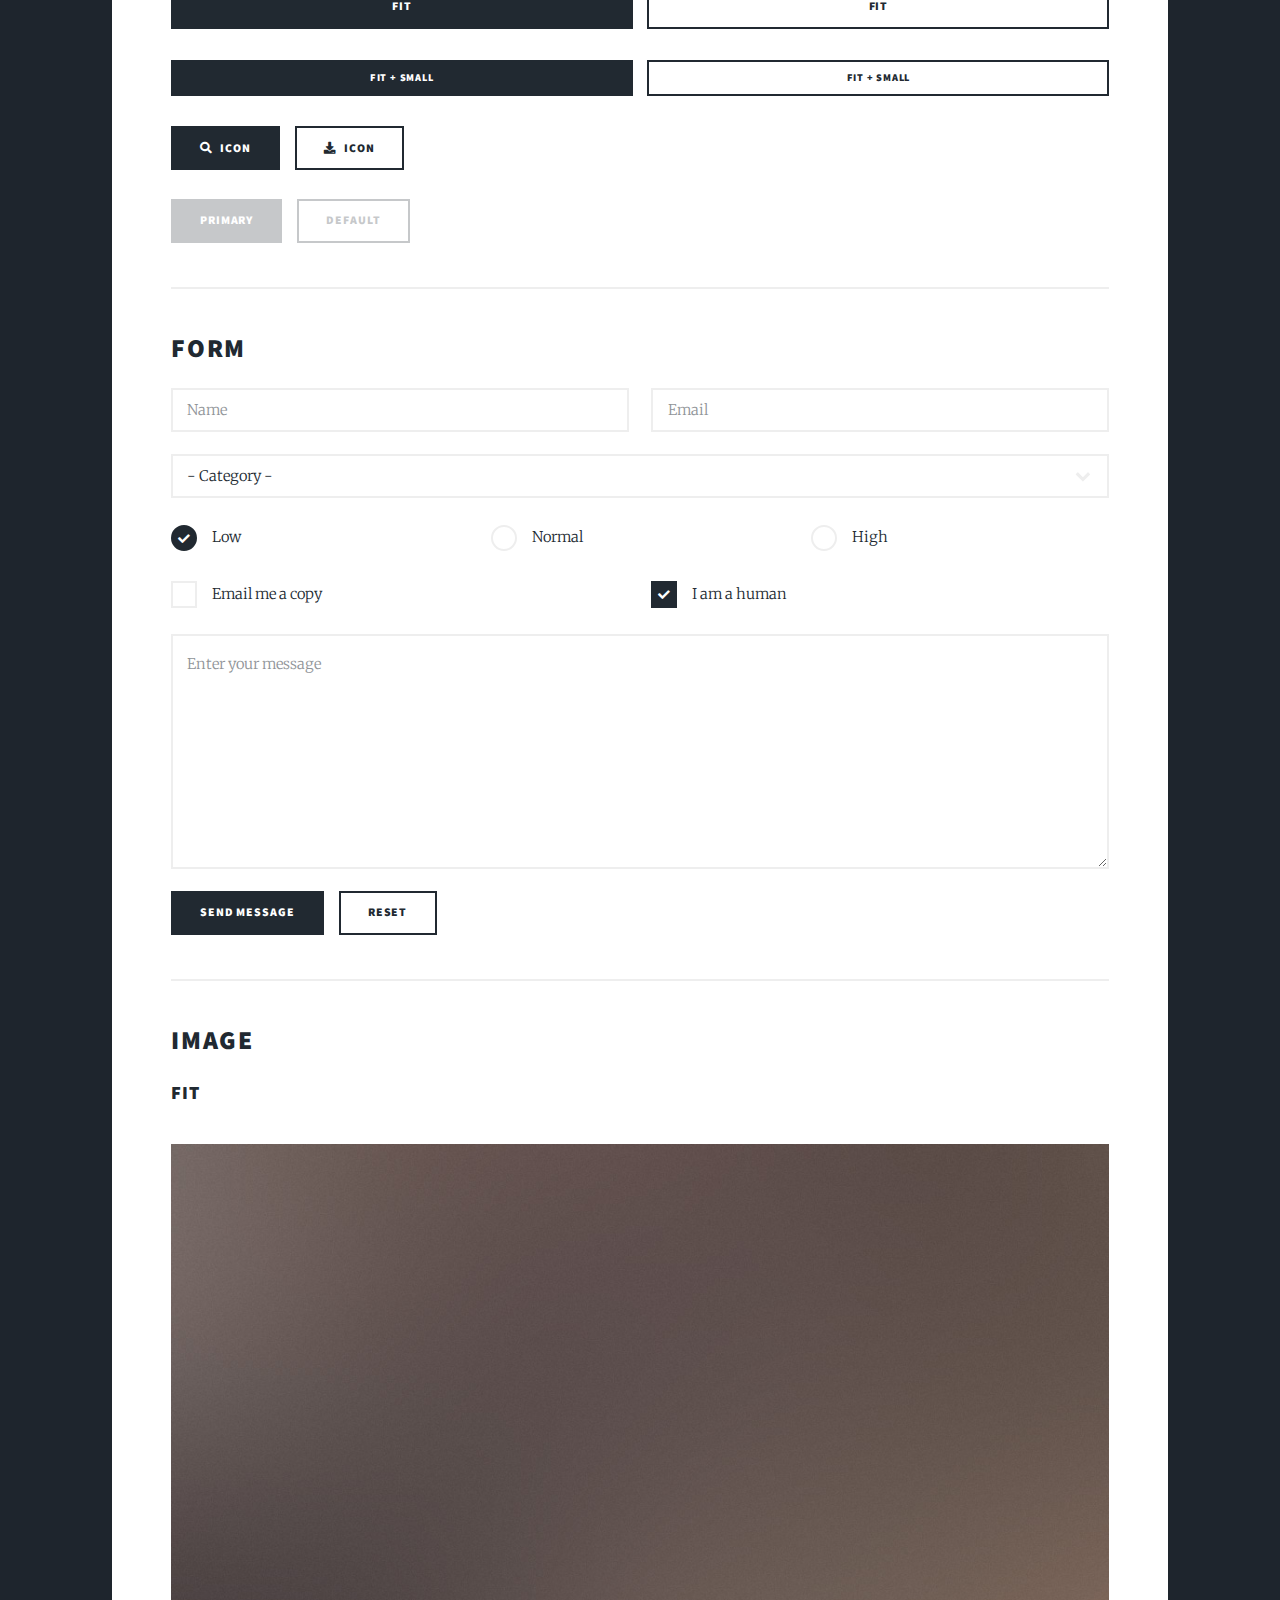
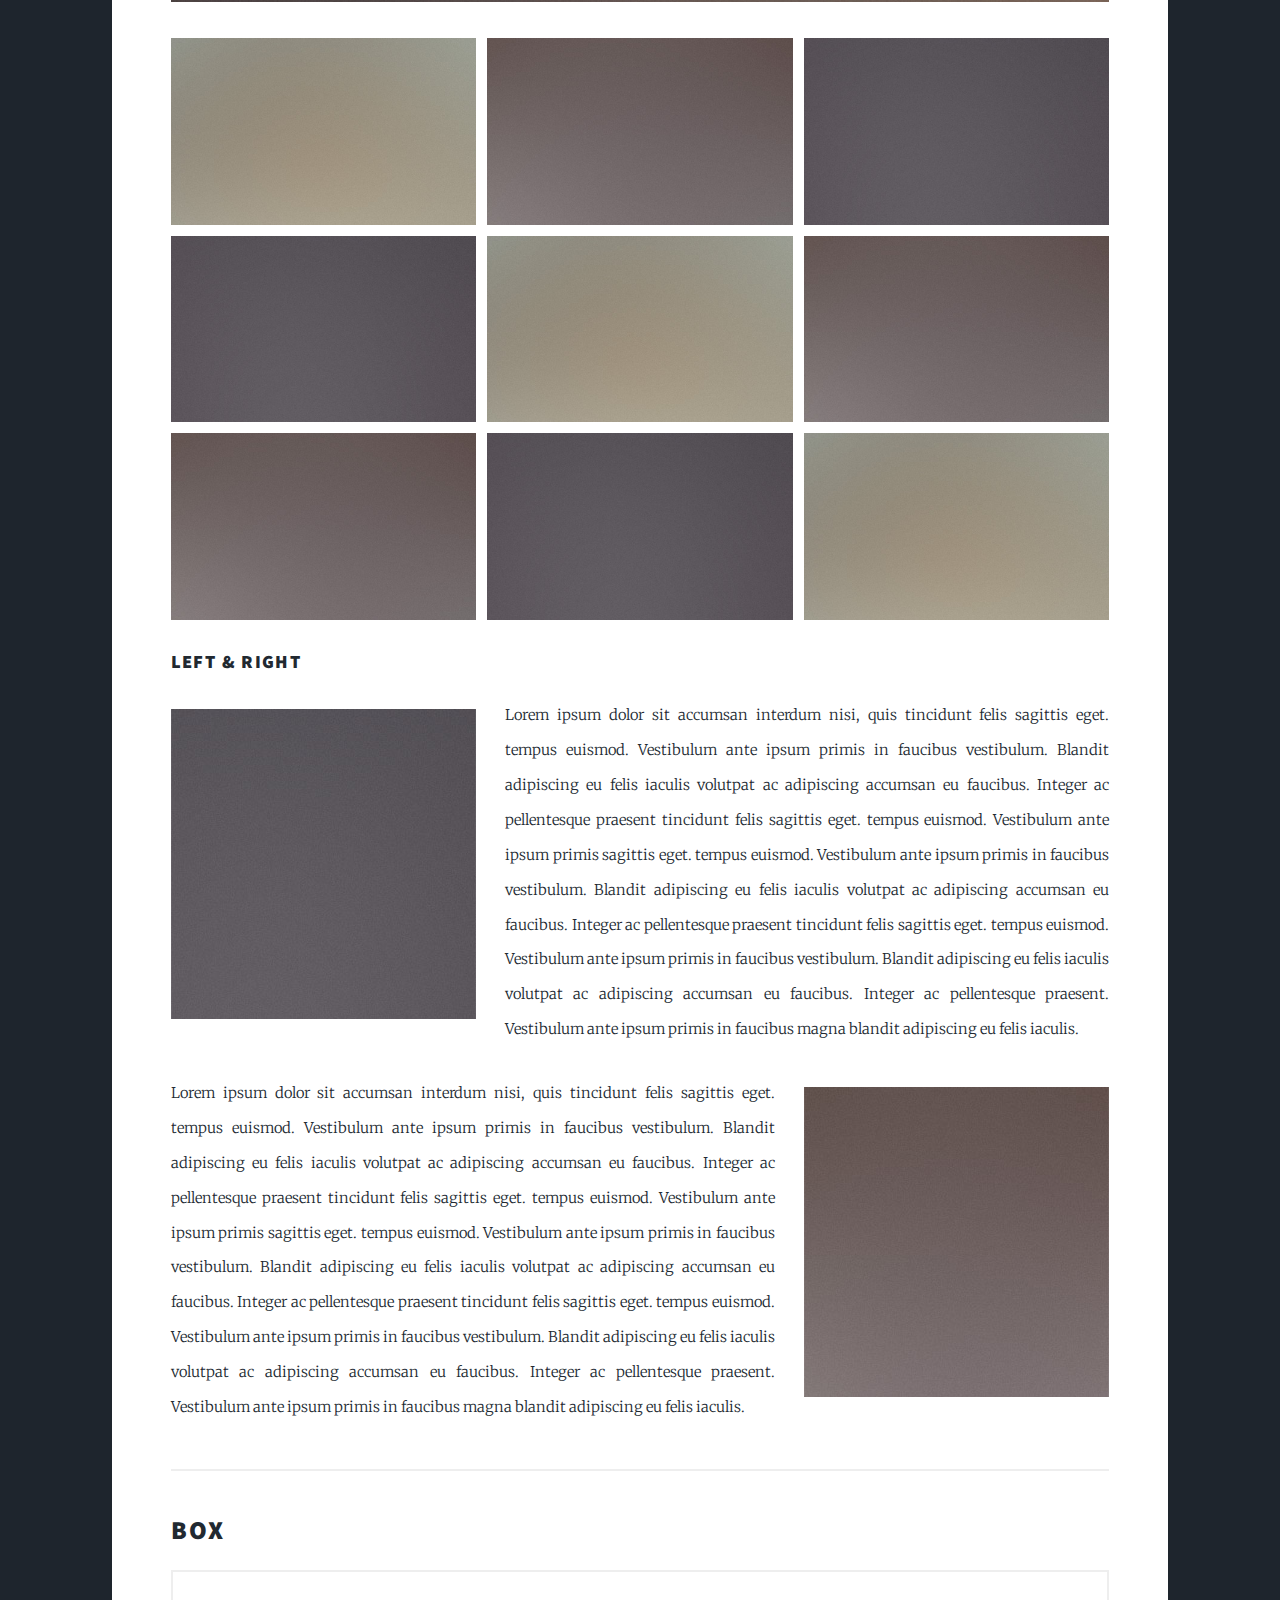
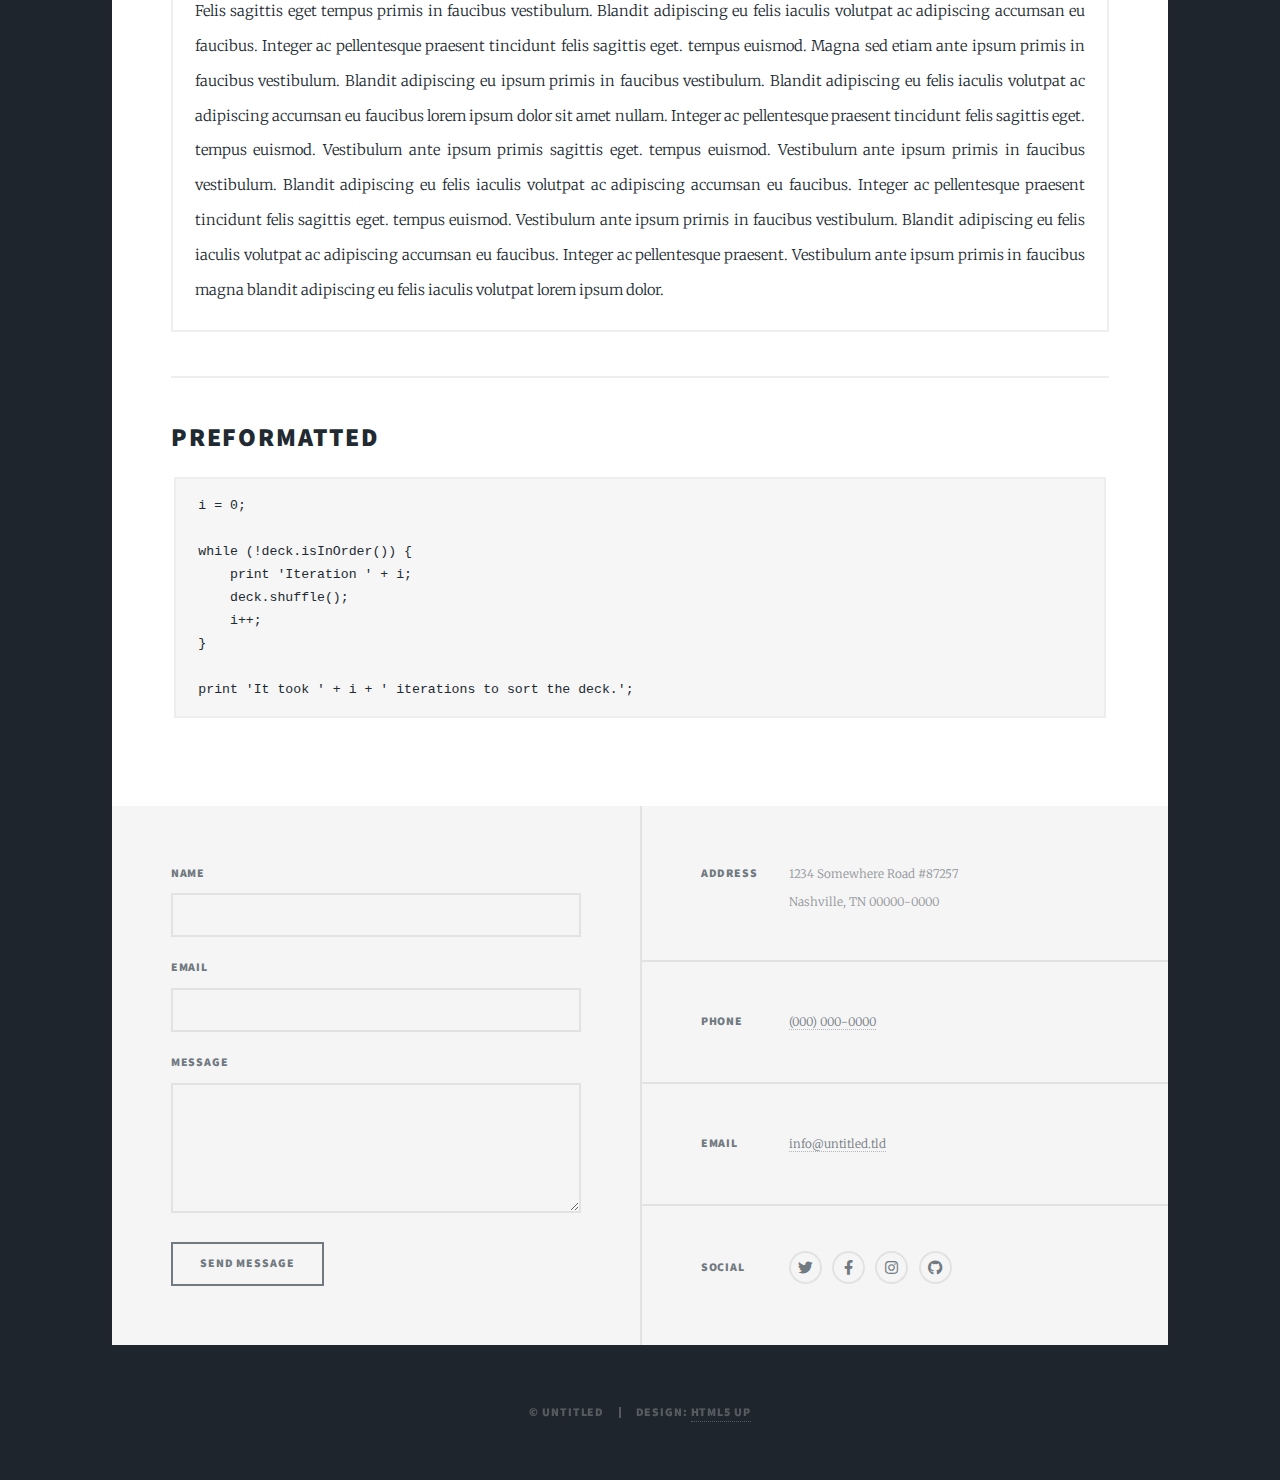
<file: elements - Copy.html>
<!DOCTYPE HTML>
<!--
	Massively by HTML5 UP
	html5up.net | @ajlkn
	Free for personal and commercial use under the CCA 3.0 license (html5up.net/license)
-->
<html>
	<head>
		<title>Elements Reference - Massively by HTML5 UP</title>
		<meta charset="utf-8" />
		<meta name="viewport" content="width=device-width, initial-scale=1, user-scalable=no" />
		<link rel="stylesheet" href="assets/css/main.css" />
		<noscript><link rel="stylesheet" href="assets/css/noscript.css" /></noscript>
	</head>
	<body class="is-preload">

		<!-- Wrapper -->
			<div id="wrapper">

				<!-- Header -->
					<header id="header">
						<a href="index.html" class="logo">Massively</a>
					</header>

				<!-- Nav -->
					<nav id="nav">
						<ul class="links">
							<li><a href="index.html">This is Massively</a></li>
							<li><a href="generic.html">Generic Page</a></li>
							<li class="active"><a href="elements.html">Elements Reference</a></li>
						</ul>
						<ul class="icons">
							<li><a href="#" class="icon brands fa-twitter"><span class="label">Twitter</span></a></li>
							<li><a href="#" class="icon brands fa-facebook-f"><span class="label">Facebook</span></a></li>
							<li><a href="#" class="icon brands fa-instagram"><span class="label">Instagram</span></a></li>
							<li><a href="#" class="icon brands fa-github"><span class="label">GitHub</span></a></li>
						</ul>
					</nav>

				<!-- Main -->
					<div id="main">

						<!-- Post -->
							<section class="post">
								<header class="major">
									<h1>Elements<br />
									Reference</h1>
								</header>

								<!-- Text stuff -->
									<h2>Text</h2>
									<p>This is <b>bold</b> and this is <strong>strong</strong>. This is <i>italic</i> and this is <em>emphasized</em>.
									This is <sup>superscript</sup> text and this is <sub>subscript</sub> text.
									This is <u>underlined</u> and this is code: <code>for (;;) { ... }</code>.
									Finally, this is a <a href="#">link</a>.</p>
									<hr />
									<h2>Heading Level 2</h2>
									<h3>Heading Level 3</h3>
									<h4>Heading Level 4</h4>
									<h5>Heading Level 5</h5>
									<h6>Heading Level 6</h6>
									<hr />
									<header>
										<h2>Heading with a Subtitle</h2>
										<p>Lorem ipsum dolor sit amet nullam id egestas urna aliquam</p>
									</header>
									<p>Nunc lacinia ante nunc ac lobortis. Interdum adipiscing gravida odio porttitor sem non mi integer non faucibus ornare mi ut ante amet placerat aliquet. Volutpat eu sed ante lacinia sapien lorem accumsan varius montes viverra nibh in adipiscing blandit tempus accumsan.</p>
									<header>
										<h3>Heading with a Subtitle</h3>
										<p>Lorem ipsum dolor sit amet nullam id egestas urna aliquam</p>
									</header>
									<p>Nunc lacinia ante nunc ac lobortis. Interdum adipiscing gravida odio porttitor sem non mi integer non faucibus ornare mi ut ante amet placerat aliquet. Volutpat eu sed ante lacinia sapien lorem accumsan varius montes viverra nibh in adipiscing blandit tempus accumsan.</p>
									<header>
										<h4>Heading with a Subtitle</h4>
										<p>Lorem ipsum dolor sit amet nullam id egestas urna aliquam</p>
									</header>
									<p>Nunc lacinia ante nunc ac lobortis. Interdum adipiscing gravida odio porttitor sem non mi integer non faucibus ornare mi ut ante amet placerat aliquet. Volutpat eu sed ante lacinia sapien lorem accumsan varius montes viverra nibh in adipiscing blandit tempus accumsan.</p>

									<hr />

								<!-- Lists -->
									<h2>Lists</h2>
									<div class="row">
										<div class="col-6 col-12-small">

											<h3>Unordered</h3>
											<ul>
												<li>Dolor pulvinar etiam.</li>
												<li>Sagittis lorem eleifend.</li>
												<li>Felis feugiat dolore viverra.</li>
												<li>Dolor pulvinar etiam.</li>
											</ul>

											<h3>Alternate</h3>
											<ul class="alt">
												<li>Dolor pulvinar etiam etiam.</li>
												<li>Sagittis adipiscing eleifend.</li>
												<li>Felis enim dolore viverra.</li>
												<li>Dolor pulvinar etiam etiam.</li>
											</ul>

										</div>
										<div class="col-6 col-12-small">

											<h3>Ordered</h3>
											<ol>
												<li>Dolor pulvinar etiam.</li>
												<li>Etiam vel felis at viverra.</li>
												<li>Felis enim feugiat magna.</li>
												<li>Etiam vel felis nullam.</li>
												<li>Felis enim et tempus.</li>
											</ol>

											<h3>Icons</h3>
											<ul class="icons">
												<li><a href="#" class="icon brands fa-twitter"><span class="label">Twitter</span></a></li>
												<li><a href="#" class="icon brands fa-facebook-f"><span class="label">Facebook</span></a></li>
												<li><a href="#" class="icon brands fa-instagram"><span class="label">Instagram</span></a></li>
												<li><a href="#" class="icon brands fa-github"><span class="label">Github</span></a></li>
												<li><a href="#" class="icon brands fa-dribbble"><span class="label">Dribbble</span></a></li>
											</ul>
											<ul class="icons alt">
												<li><a href="#" class="icon brands alt fa-twitter"><span class="label">Twitter</span></a></li>
												<li><a href="#" class="icon brands alt fa-facebook-f"><span class="label">Facebook</span></a></li>
												<li><a href="#" class="icon brands alt fa-instagram"><span class="label">Instagram</span></a></li>
												<li><a href="#" class="icon brands alt fa-github"><span class="label">Github</span></a></li>
												<li><a href="#" class="icon brands alt fa-dribbble"><span class="label">Dribbble</span></a></li>
											</ul>

										</div>
									</div>
									<h3>Definition</h3>
									<dl>
										<dt>Item 1</dt>
										<dd>
											<p>Lorem ipsum dolor vestibulum ante ipsum primis in faucibus vestibulum. Blandit adipiscing eu felis iaculis volutpat ac adipiscing accumsan eu faucibus. Integer ac pellentesque praesent.</p>
										</dd>
										<dt>Item 2</dt>
										<dd>
											<p>Lorem ipsum dolor vestibulum ante ipsum primis in faucibus vestibulum. Blandit adipiscing eu felis iaculis volutpat ac adipiscing accumsan eu faucibus. Integer ac pellentesque praesent.</p>
										</dd>
										<dt>Item 3</dt>
										<dd>
											<p>Lorem ipsum dolor vestibulum ante ipsum primis in faucibus vestibulum. Blandit adipiscing eu felis iaculis volutpat ac adipiscing accumsan eu faucibus. Integer ac pellentesque praesent.</p>
										</dd>
									</dl>

									<h3>Actions</h3>
									<ul class="actions">
										<li><a href="#" class="button primary">Primary</a></li>
										<li><a href="#" class="button">Default</a></li>
									</ul>
									<ul class="actions small">
										<li><a href="#" class="button primary small">Small</a></li>
										<li><a href="#" class="button small">Small</a></li>
									</ul>
									<div class="row">
										<div class="col-6 col-12-small">
											<ul class="actions stacked">
												<li><a href="#" class="button primary">Default</a></li>
												<li><a href="#" class="button">Default</a></li>
											</ul>
										</div>
										<div class="col-6 col-12-small">
											<ul class="actions stacked">
												<li><a href="#" class="button primary small">Small</a></li>
												<li><a href="#" class="button small">Small</a></li>
											</ul>
										</div>
									</div>
									<div class="row">
										<div class="col-6 col-12-small">
											<ul class="actions stacked">
												<li><a href="#" class="button primary fit">Default</a></li>
												<li><a href="#" class="button fit">Default</a></li>
											</ul>
										</div>
										<div class="col-6 col-12-small">
											<ul class="actions stacked">
												<li><a href="#" class="button primary small fit">Small</a></li>
												<li><a href="#" class="button small fit">Small</a></li>
											</ul>
										</div>
									</div>

									<hr />

								<!-- Blockquote -->
									<h2>Blockquote</h2>
									<blockquote>Fringilla nisl. Donec accumsan interdum nisi, quis tincidunt felis sagittis eget tempus euismod. Vestibulum ante ipsum primis in faucibus vestibulum. Blandit adipiscing eu felis iaculis volutpat ac adipiscing accumsan faucibus. Vestibulum ante ipsum primis in faucibus vestibulum. Blandit adipiscing eu felis.</blockquote>

									<hr />

								<!-- Table -->
									<h2>Table</h2>

									<h3>Default</h3>
									<div class="table-wrapper">
										<table>
											<thead>
												<tr>
													<th>Name</th>
													<th>Description</th>
													<th>Price</th>
												</tr>
											</thead>
											<tbody>
												<tr>
													<td>Item 1</td>
													<td>Ante turpis integer aliquet porttitor.</td>
													<td>29.99</td>
												</tr>
												<tr>
													<td>Item 2</td>
													<td>Vis ac commodo adipiscing arcu aliquet.</td>
													<td>19.99</td>
												</tr>
												<tr>
													<td>Item 3</td>
													<td> Morbi faucibus arcu accumsan lorem.</td>
													<td>29.99</td>
												</tr>
												<tr>
													<td>Item 4</td>
													<td>Vitae integer tempus condimentum.</td>
													<td>19.99</td>
												</tr>
												<tr>
													<td>Item 5</td>
													<td>Ante turpis integer aliquet porttitor.</td>
													<td>29.99</td>
												</tr>
											</tbody>
											<tfoot>
												<tr>
													<td colspan="2"></td>
													<td>100.00</td>
												</tr>
											</tfoot>
										</table>
									</div>

									<h3>Alternate</h3>
									<div class="table-wrapper">
										<table class="alt">
											<thead>
												<tr>
													<th>Name</th>
													<th>Description</th>
													<th>Price</th>
												</tr>
											</thead>
											<tbody>
												<tr>
													<td>Item 1</td>
													<td>Ante turpis integer aliquet porttitor.</td>
													<td>29.99</td>
												</tr>
												<tr>
													<td>Item 2</td>
													<td>Vis ac commodo adipiscing arcu aliquet.</td>
													<td>19.99</td>
												</tr>
												<tr>
													<td>Item 3</td>
													<td> Morbi faucibus arcu accumsan lorem.</td>
													<td>29.99</td>
												</tr>
												<tr>
													<td>Item 4</td>
													<td>Vitae integer tempus condimentum.</td>
													<td>19.99</td>
												</tr>
												<tr>
													<td>Item 5</td>
													<td>Ante turpis integer aliquet porttitor.</td>
													<td>29.99</td>
												</tr>
											</tbody>
											<tfoot>
												<tr>
													<td colspan="2"></td>
													<td>100.00</td>
												</tr>
											</tfoot>
										</table>
									</div>

									<hr />

								<!-- Buttons -->
									<h2>Buttons</h2>
									<ul class="actions">
										<li><a href="#" class="button primary">Primary</a></li>
										<li><a href="#" class="button">Default</a></li>
									</ul>
									<ul class="actions">
										<li><a href="#" class="button primary large">Large</a></li>
										<li><a href="#" class="button">Default</a></li>
										<li><a href="#" class="button small">Small</a></li>
									</ul>
									<ul class="actions fit">
										<li><a href="#" class="button primary fit">Fit</a></li>
										<li><a href="#" class="button fit">Fit</a></li>
									</ul>
									<ul class="actions fit small">
										<li><a href="#" class="button primary fit small">Fit + Small</a></li>
										<li><a href="#" class="button fit small">Fit + Small</a></li>
									</ul>
									<ul class="actions">
										<li><a href="#" class="button primary icon solid fa-search">Icon</a></li>
										<li><a href="#" class="button icon solid fa-download">Icon</a></li>
									</ul>
									<ul class="actions">
										<li><span class="button primary disabled">Primary</span></li>
										<li><span class="button disabled">Default</span></li>
									</ul>

									<hr />

								<!-- Form -->
									<h2>Form</h2>

									<form method="post" action="#">
										<div class="row gtr-uniform">
											<div class="col-6 col-12-xsmall">
												<input type="text" name="demo-name" id="demo-name" value="" placeholder="Name" />
											</div>
											<div class="col-6 col-12-xsmall">
												<input type="email" name="demo-email" id="demo-email" value="" placeholder="Email" />
											</div>
											<!-- Break -->
											<div class="col-12">
												<select name="demo-category" id="demo-category">
													<option value="">- Category -</option>
													<option value="1">Manufacturing</option>
													<option value="1">Shipping</option>
													<option value="1">Administration</option>
													<option value="1">Human Resources</option>
												</select>
											</div>
											<!-- Break -->
											<div class="col-4 col-12-small">
												<input type="radio" id="demo-priority-low" name="demo-priority" checked>
												<label for="demo-priority-low">Low</label>
											</div>
											<div class="col-4 col-12-small">
												<input type="radio" id="demo-priority-normal" name="demo-priority">
												<label for="demo-priority-normal">Normal</label>
											</div>
											<div class="col-4 col-12-small">
												<input type="radio" id="demo-priority-high" name="demo-priority">
												<label for="demo-priority-high">High</label>
											</div>
											<!-- Break -->
											<div class="col-6 col-12-small">
												<input type="checkbox" id="demo-copy" name="demo-copy">
												<label for="demo-copy">Email me a copy</label>
											</div>
											<div class="col-6 col-12-small">
												<input type="checkbox" id="demo-human" name="demo-human" checked>
												<label for="demo-human">I am a human</label>
											</div>
											<!-- Break -->
											<div class="col-12">
												<textarea name="demo-message" id="demo-message" placeholder="Enter your message" rows="6"></textarea>
											</div>
											<!-- Break -->
											<div class="col-12">
												<ul class="actions">
													<li><input type="submit" value="Send Message" class="primary" /></li>
													<li><input type="reset" value="Reset" /></li>
												</ul>
											</div>
										</div>
									</form>

									<hr />

								<!-- Image -->
									<h2>Image</h2>

									<h3>Fit</h3>
									<span class="image fit"><img src="images/pic01.jpg" alt="" /></span>
									<div class="box alt">
										<div class="row gtr-50 gtr-uniform">
											<div class="col-4"><span class="image fit"><img src="images/pic02.jpg" alt="" /></span></div>
											<div class="col-4"><span class="image fit"><img src="images/pic03.jpg" alt="" /></span></div>
											<div class="col-4"><span class="image fit"><img src="images/pic04.jpg" alt="" /></span></div>
											<!-- Break -->
											<div class="col-4"><span class="image fit"><img src="images/pic04.jpg" alt="" /></span></div>
											<div class="col-4"><span class="image fit"><img src="images/pic02.jpg" alt="" /></span></div>
											<div class="col-4"><span class="image fit"><img src="images/pic03.jpg" alt="" /></span></div>
											<!-- Break -->
											<div class="col-4"><span class="image fit"><img src="images/pic03.jpg" alt="" /></span></div>
											<div class="col-4"><span class="image fit"><img src="images/pic04.jpg" alt="" /></span></div>
											<div class="col-4"><span class="image fit"><img src="images/pic02.jpg" alt="" /></span></div>
										</div>
									</div>

									<h3>Left &amp; Right</h3>
									<p><span class="image left"><img src="images/pic08.jpg" alt="" /></span>Lorem ipsum dolor sit accumsan interdum nisi, quis tincidunt felis sagittis eget. tempus euismod. Vestibulum ante ipsum primis in faucibus vestibulum. Blandit adipiscing eu felis iaculis volutpat ac adipiscing accumsan eu faucibus. Integer ac pellentesque praesent tincidunt felis sagittis eget. tempus euismod. Vestibulum ante ipsum primis sagittis eget. tempus euismod. Vestibulum ante ipsum primis in faucibus vestibulum. Blandit adipiscing eu felis iaculis volutpat ac adipiscing accumsan eu faucibus. Integer ac pellentesque praesent tincidunt felis sagittis eget. tempus euismod. Vestibulum ante ipsum primis in faucibus vestibulum. Blandit adipiscing eu felis iaculis volutpat ac adipiscing accumsan eu faucibus. Integer ac pellentesque praesent. Vestibulum ante ipsum primis in faucibus magna blandit adipiscing eu felis iaculis.</p>
									<p><span class="image right"><img src="images/pic09.jpg" alt="" /></span>Lorem ipsum dolor sit accumsan interdum nisi, quis tincidunt felis sagittis eget. tempus euismod. Vestibulum ante ipsum primis in faucibus vestibulum. Blandit adipiscing eu felis iaculis volutpat ac adipiscing accumsan eu faucibus. Integer ac pellentesque praesent tincidunt felis sagittis eget. tempus euismod. Vestibulum ante ipsum primis sagittis eget. tempus euismod. Vestibulum ante ipsum primis in faucibus vestibulum. Blandit adipiscing eu felis iaculis volutpat ac adipiscing accumsan eu faucibus. Integer ac pellentesque praesent tincidunt felis sagittis eget. tempus euismod. Vestibulum ante ipsum primis in faucibus vestibulum. Blandit adipiscing eu felis iaculis volutpat ac adipiscing accumsan eu faucibus. Integer ac pellentesque praesent. Vestibulum ante ipsum primis in faucibus magna blandit adipiscing eu felis iaculis.</p>

									<hr />

								<!-- Box -->
									<h2>Box</h2>
									<div class="box">
										<p>Felis sagittis eget tempus primis in faucibus vestibulum. Blandit adipiscing eu felis iaculis volutpat ac adipiscing accumsan eu faucibus. Integer ac pellentesque praesent tincidunt felis sagittis eget. tempus euismod. Magna sed etiam ante ipsum primis in faucibus vestibulum. Blandit adipiscing eu ipsum primis in faucibus vestibulum. Blandit adipiscing eu felis iaculis volutpat ac adipiscing accumsan eu faucibus lorem ipsum dolor sit amet nullam. Integer ac pellentesque praesent tincidunt felis sagittis eget. tempus euismod. Vestibulum ante ipsum primis sagittis eget. tempus euismod. Vestibulum ante ipsum primis in faucibus vestibulum. Blandit adipiscing eu felis iaculis volutpat ac adipiscing accumsan eu faucibus. Integer ac pellentesque praesent tincidunt felis sagittis eget. tempus euismod. Vestibulum ante ipsum primis in faucibus vestibulum. Blandit adipiscing eu felis iaculis volutpat ac adipiscing accumsan eu faucibus. Integer ac pellentesque praesent. Vestibulum ante ipsum primis in faucibus magna blandit adipiscing eu felis iaculis volutpat lorem ipsum dolor.</p>
									</div>

									<hr />

								<!-- Preformatted Code -->
									<h2>Preformatted</h2>
									<pre><code>i = 0;

while (!deck.isInOrder()) {
    print 'Iteration ' + i;
    deck.shuffle();
    i++;
}

print 'It took ' + i + ' iterations to sort the deck.';
</code></pre>

							</section>

					</div>

				<!-- Footer -->
					<footer id="footer">
						<section>
							<form method="post" action="#">
								<div class="fields">
									<div class="field">
										<label for="name">Name</label>
										<input type="text" name="name" id="name" />
									</div>
									<div class="field">
										<label for="email">Email</label>
										<input type="text" name="email" id="email" />
									</div>
									<div class="field">
										<label for="message">Message</label>
										<textarea name="message" id="message" rows="3"></textarea>
									</div>
								</div>
								<ul class="actions">
									<li><input type="submit" value="Send Message" /></li>
								</ul>
							</form>
						</section>
						<section class="split contact">
							<section class="alt">
								<h3>Address</h3>
								<p>1234 Somewhere Road #87257<br />
								Nashville, TN 00000-0000</p>
							</section>
							<section>
								<h3>Phone</h3>
								<p><a href="#">(000) 000-0000</a></p>
							</section>
							<section>
								<h3>Email</h3>
								<p><a href="#">info@untitled.tld</a></p>
							</section>
							<section>
								<h3>Social</h3>
								<ul class="icons alt">
									<li><a href="#" class="icon brands alt fa-twitter"><span class="label">Twitter</span></a></li>
									<li><a href="#" class="icon brands alt fa-facebook-f"><span class="label">Facebook</span></a></li>
									<li><a href="#" class="icon brands alt fa-instagram"><span class="label">Instagram</span></a></li>
									<li><a href="#" class="icon brands alt fa-github"><span class="label">GitHub</span></a></li>
								</ul>
							</section>
						</section>
					</footer>

				<!-- Copyright -->
					<div id="copyright">
						<ul><li>&copy; Untitled</li><li>Design: <a href="https://html5up.net">HTML5 UP</a></li></ul>
					</div>

			</div>

		<!-- Scripts -->
			<script src="assets/js/jquery.min.js"></script>
			<script src="assets/js/jquery.scrollex.min.js"></script>
			<script src="assets/js/jquery.scrolly.min.js"></script>
			<script src="assets/js/browser.min.js"></script>
			<script src="assets/js/breakpoints.min.js"></script>
			<script src="assets/js/util.js"></script>
			<script src="assets/js/main.js"></script>

	</body>
</html>
</file>
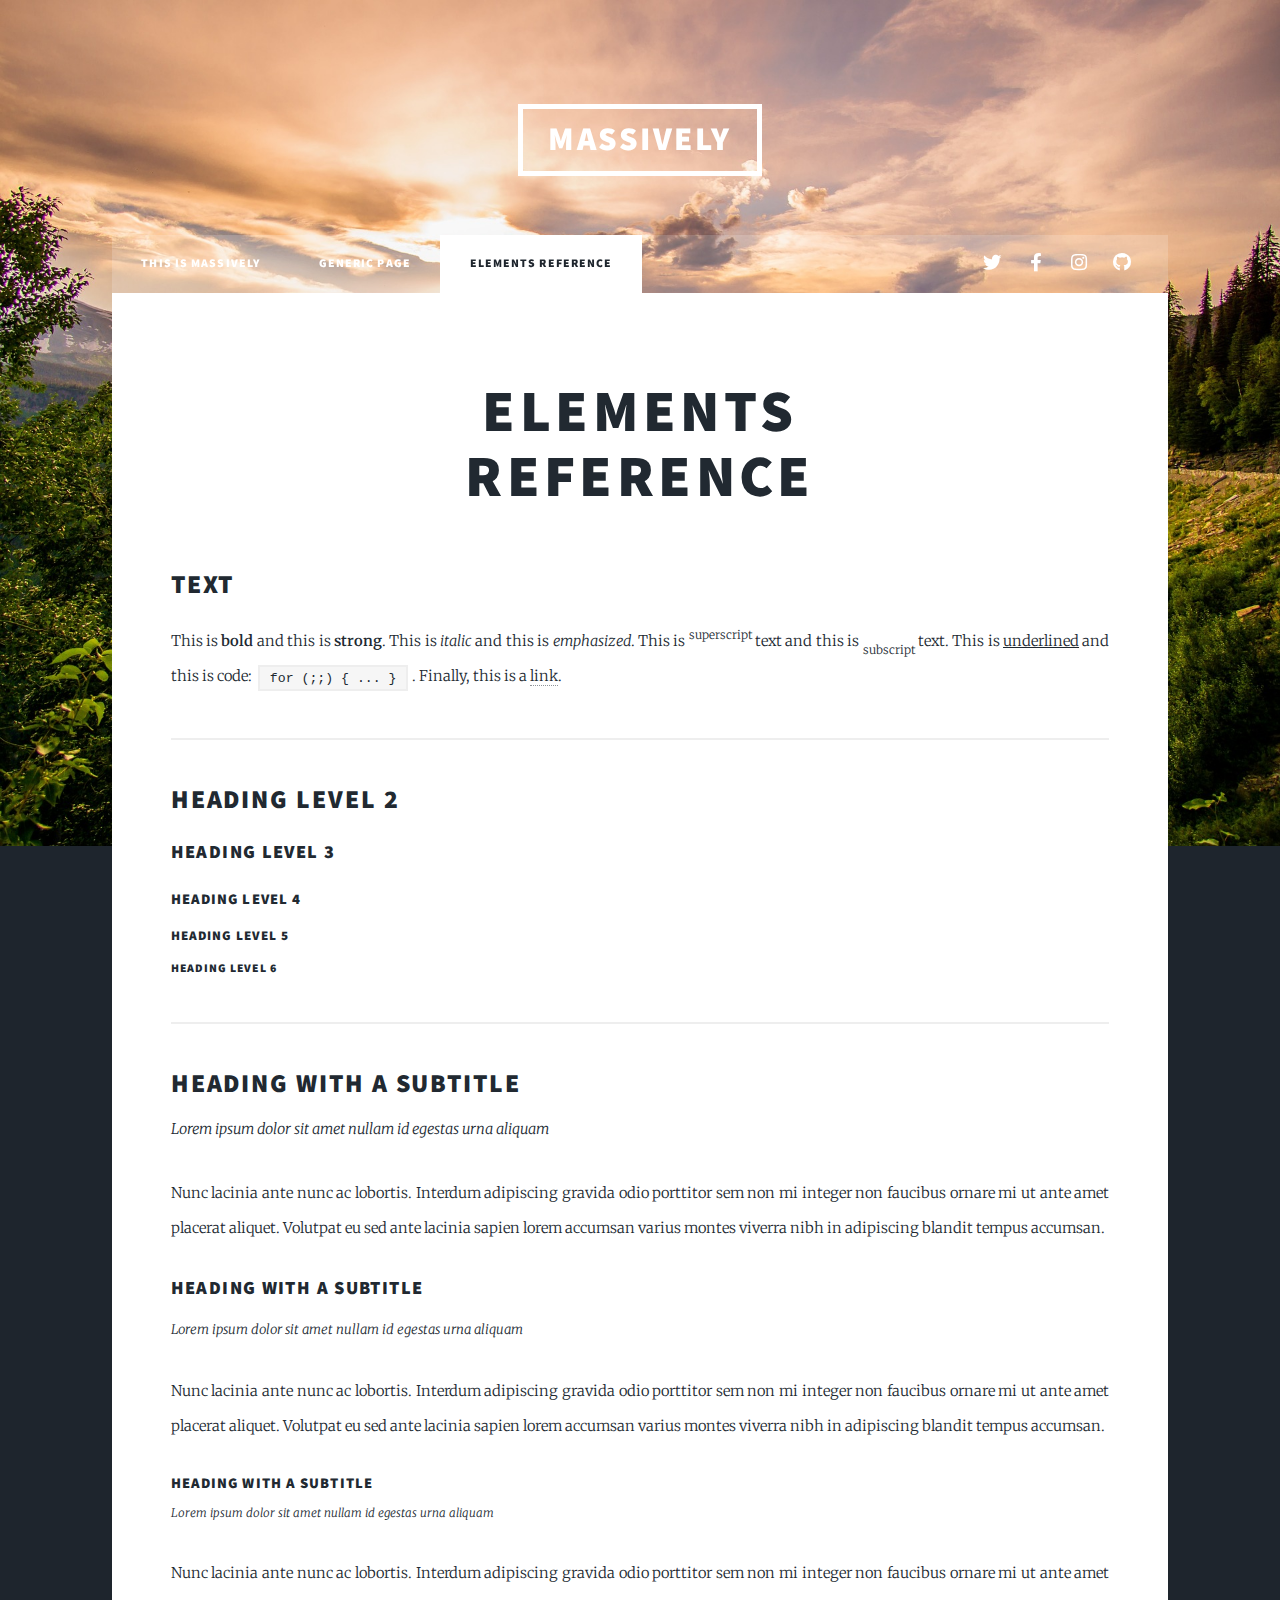
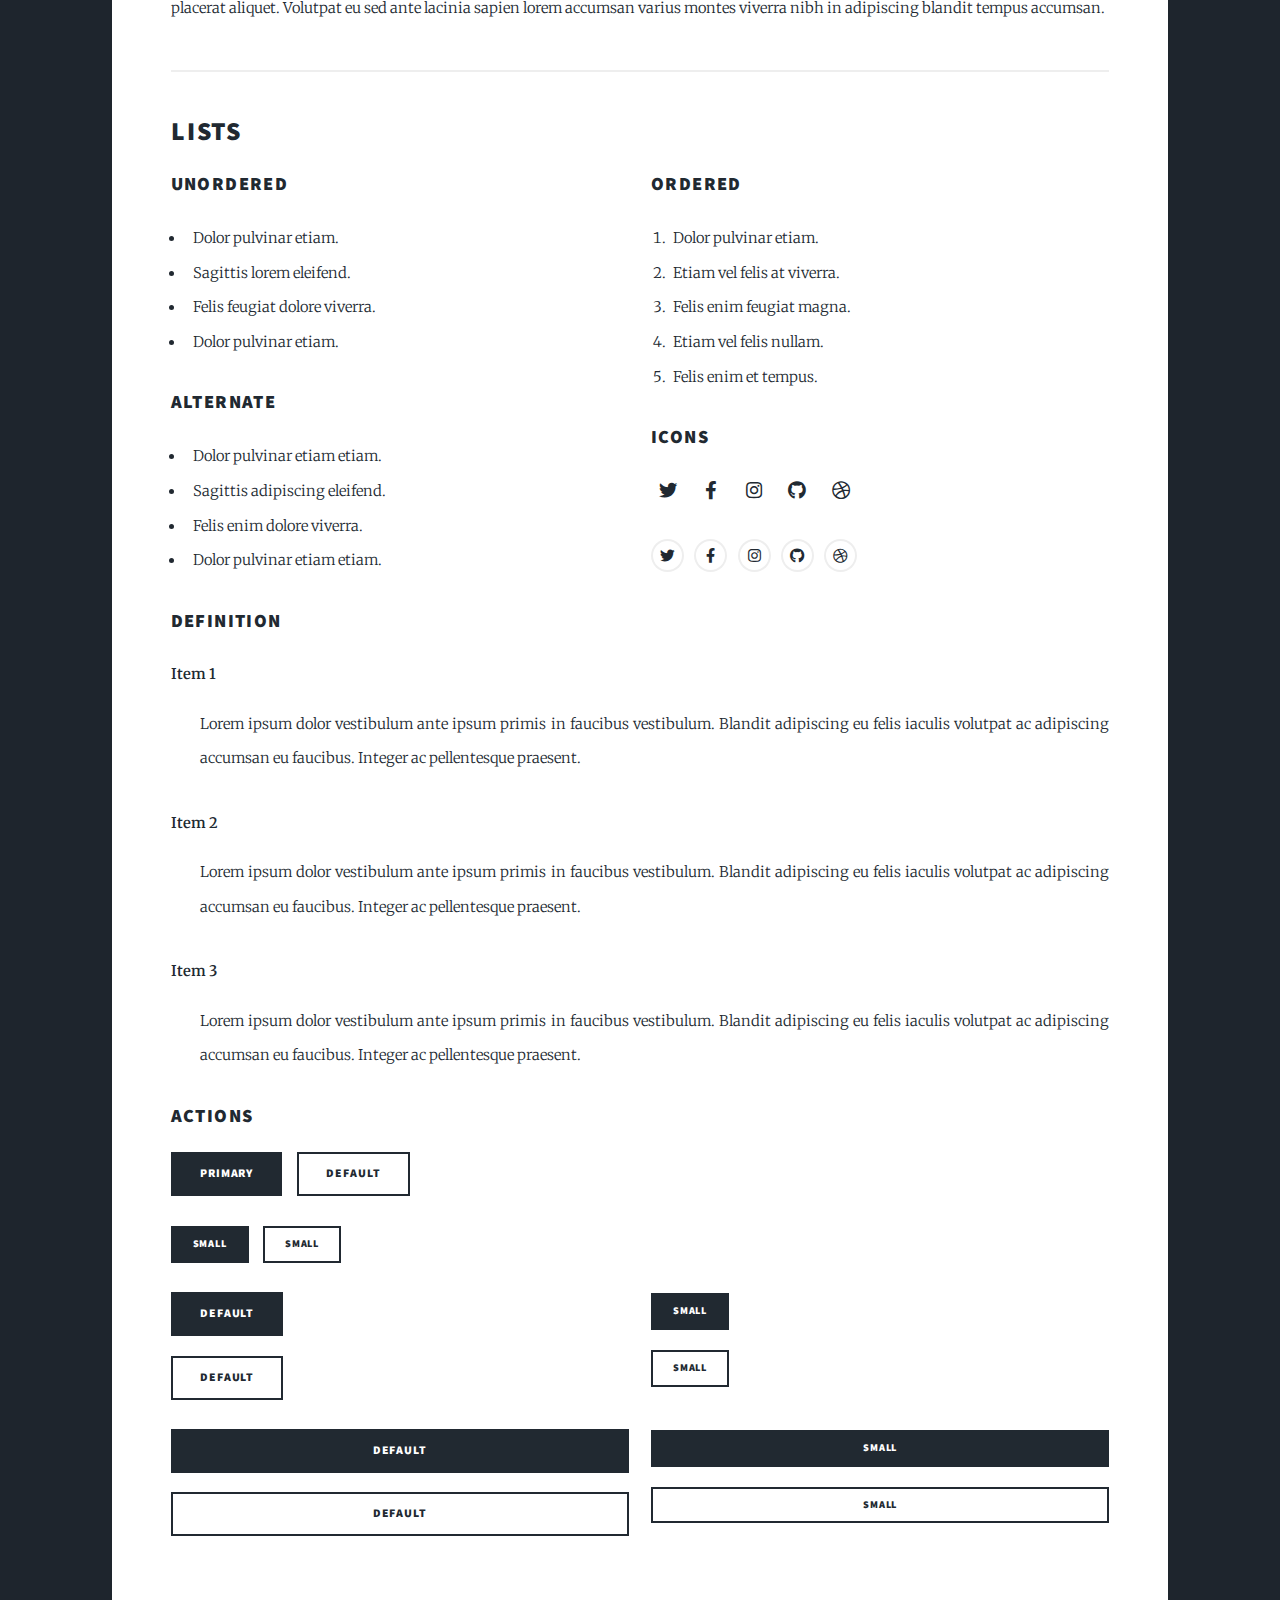
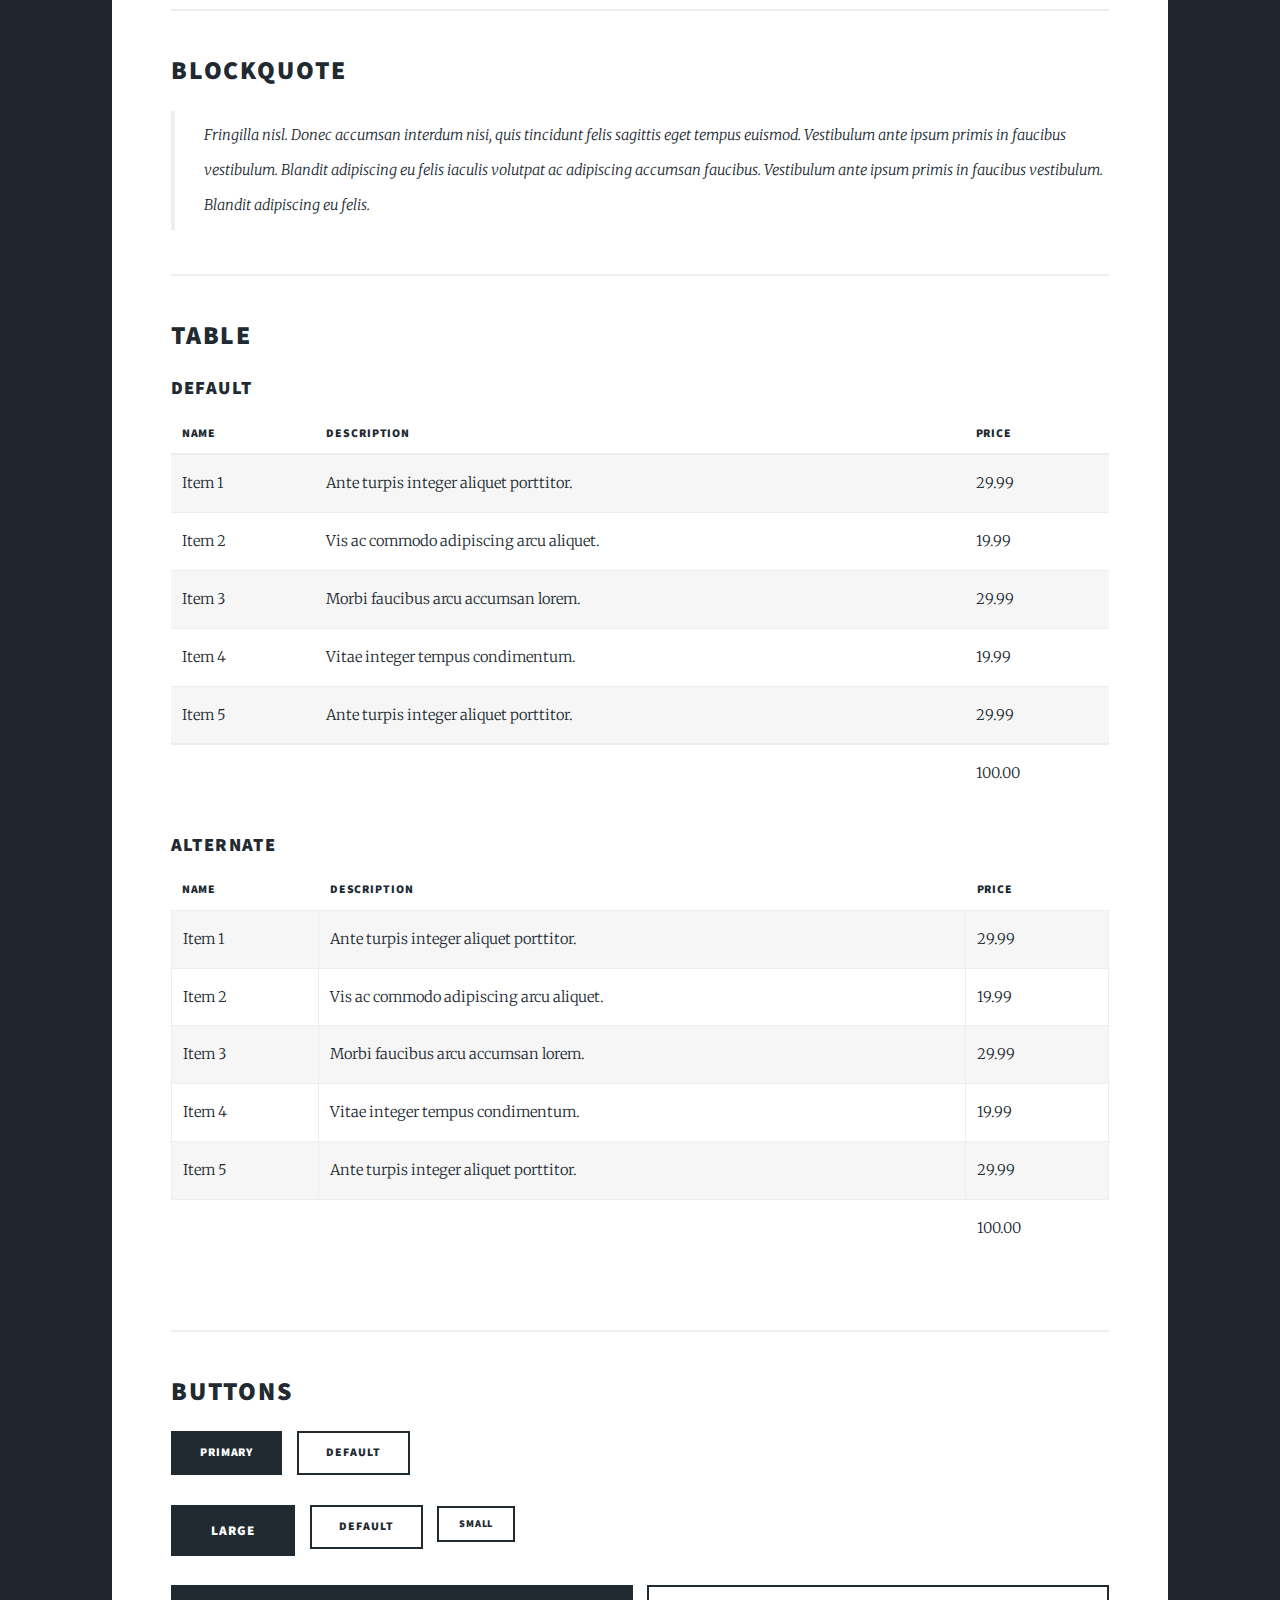
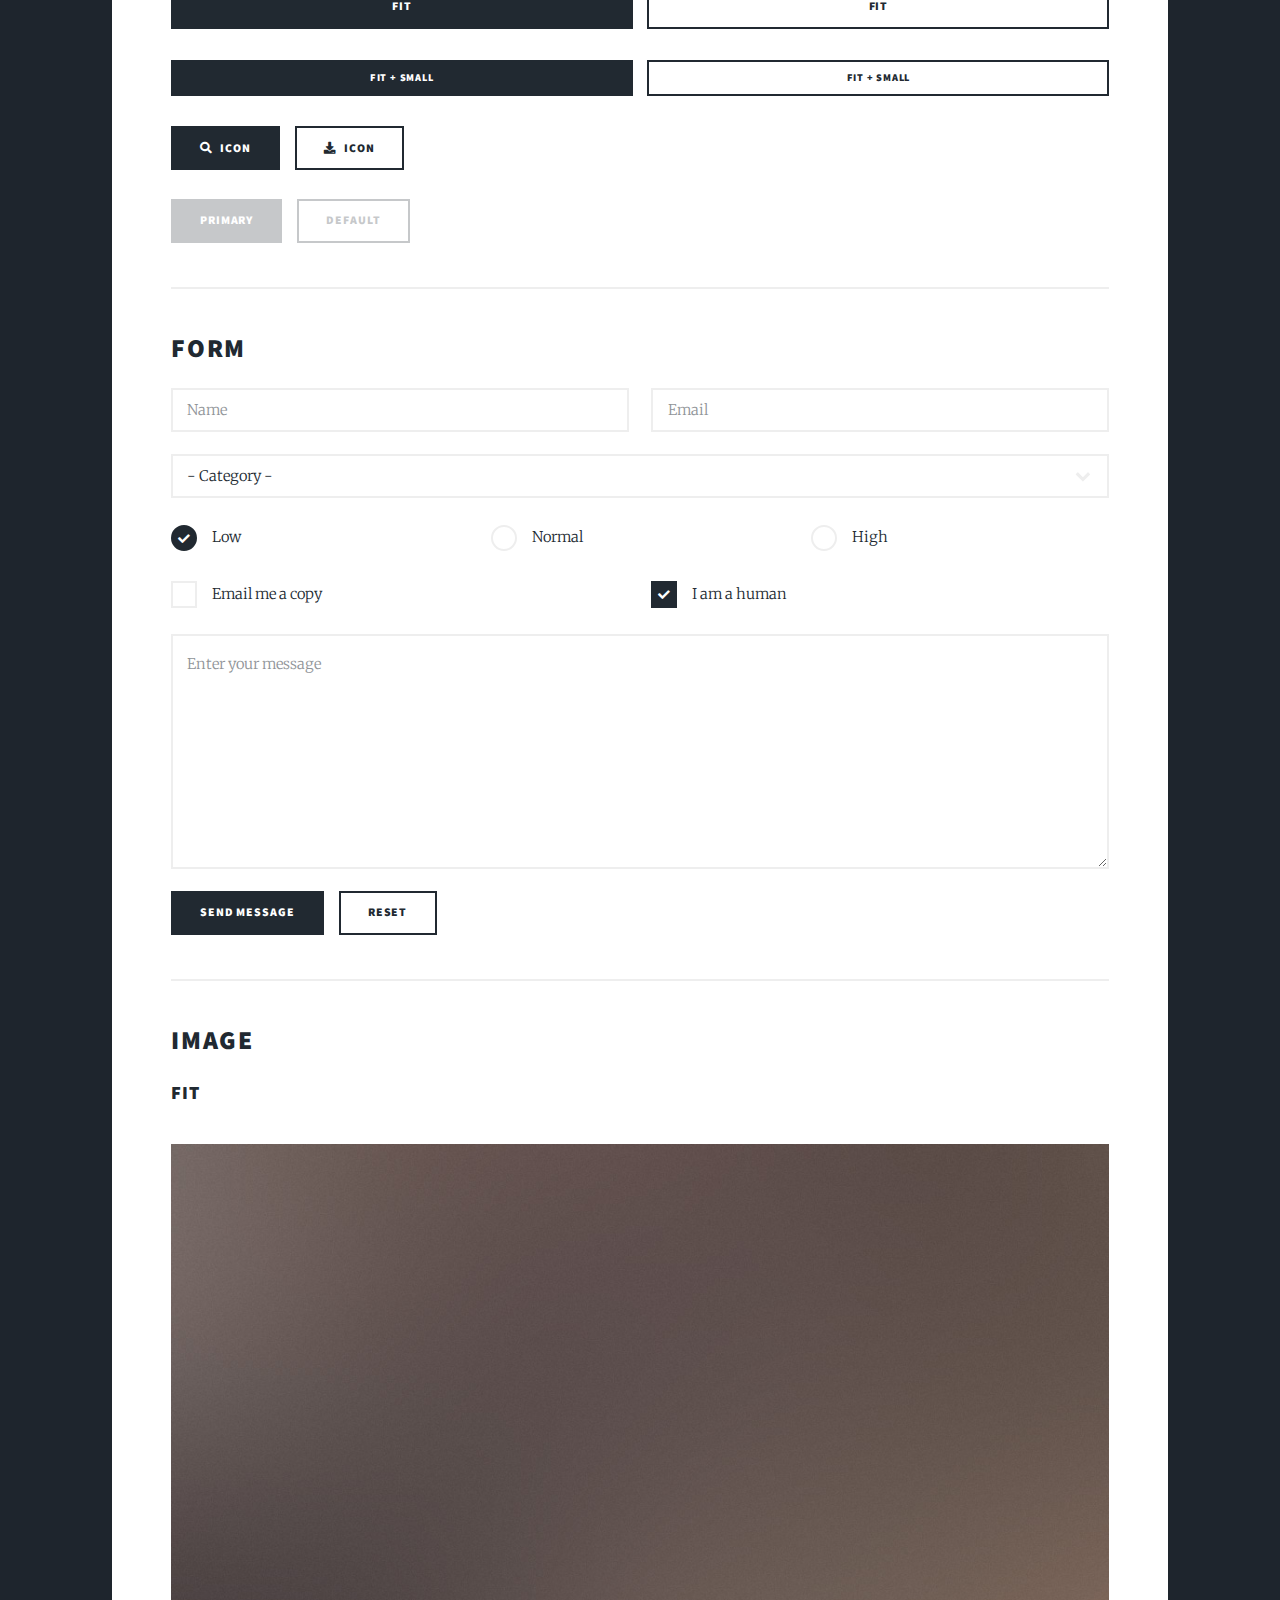
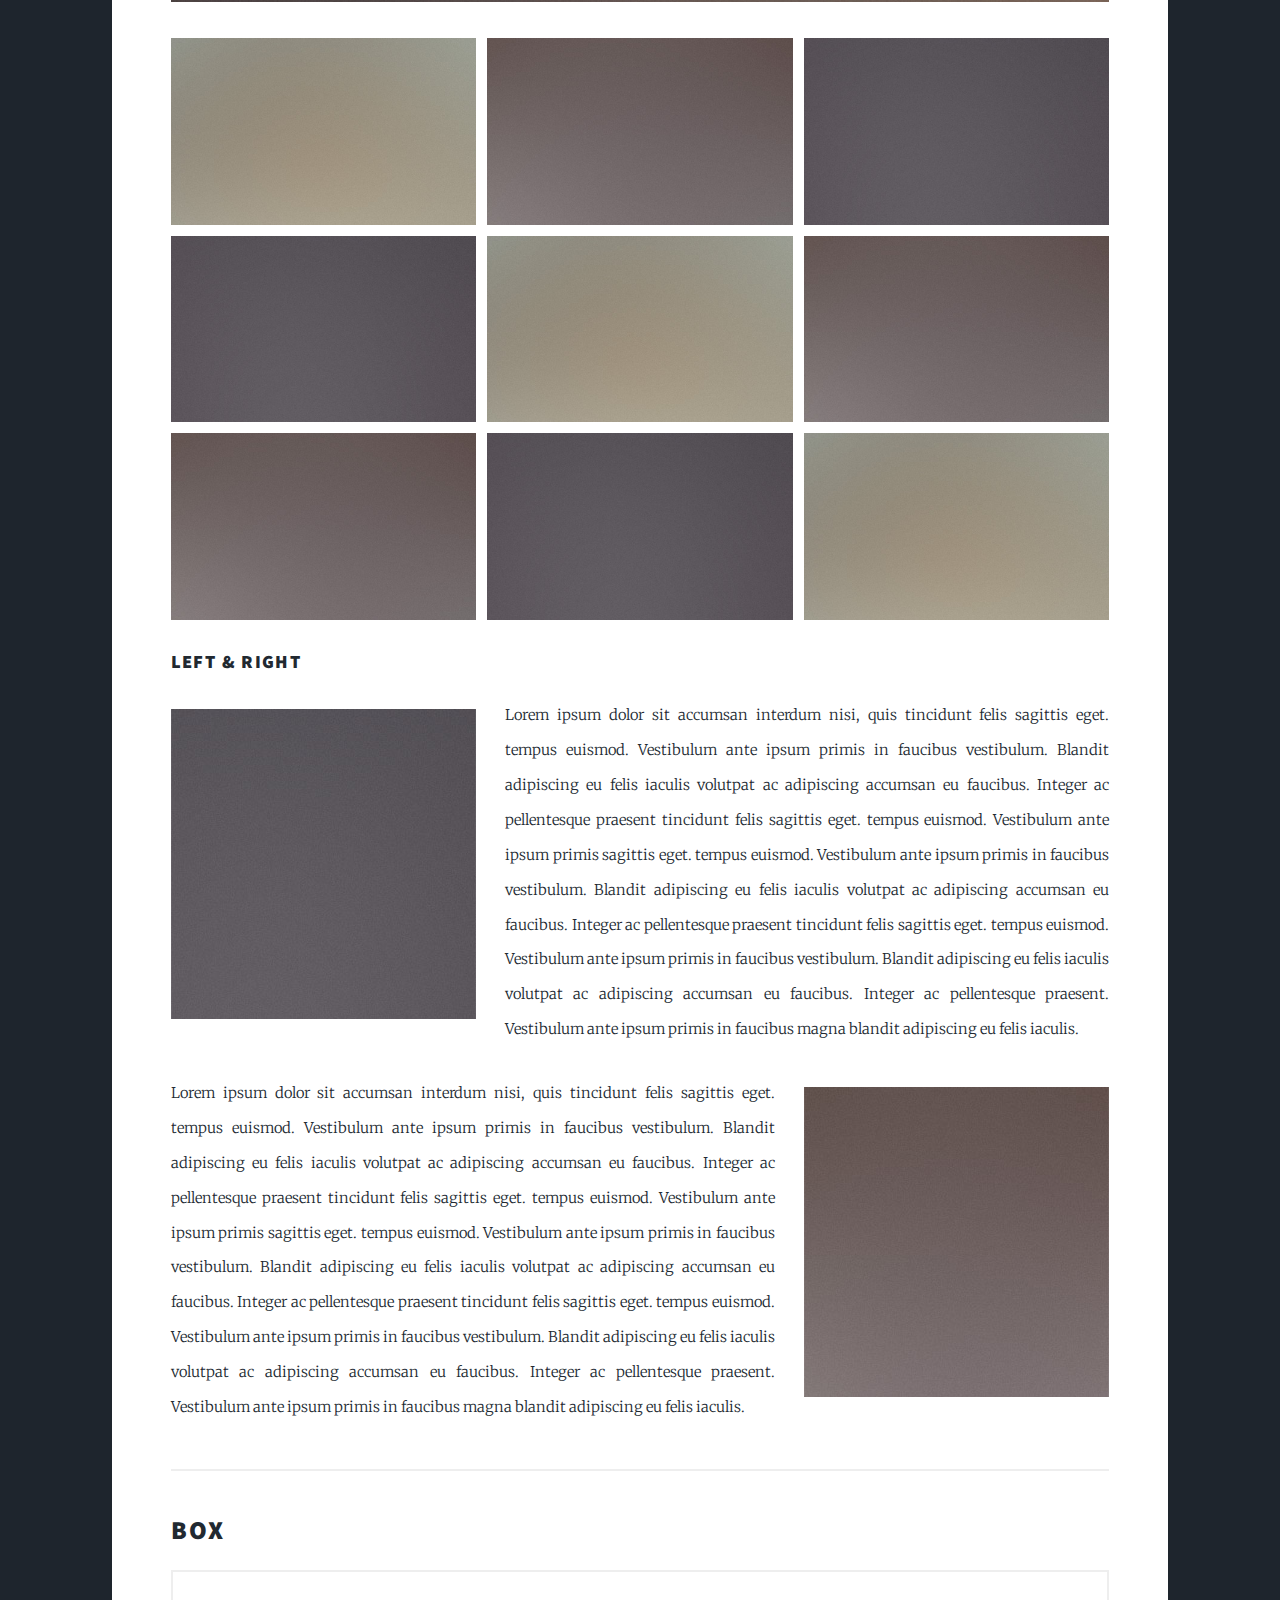
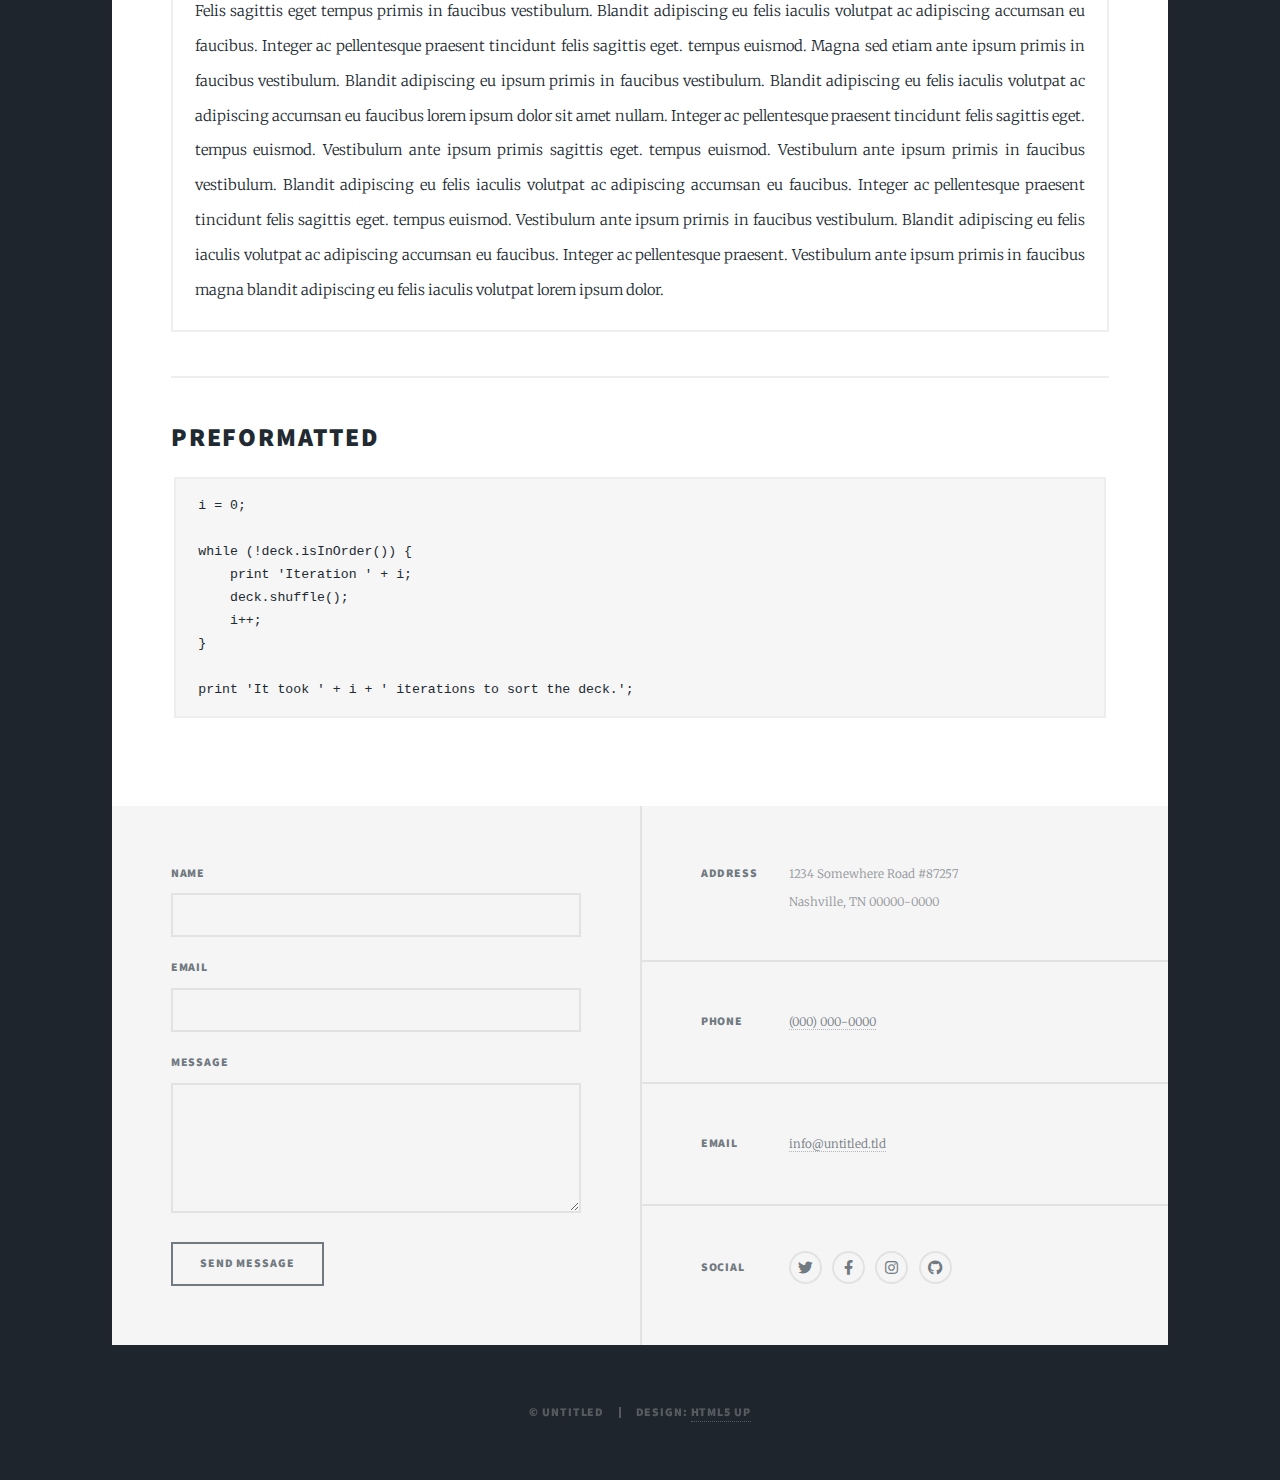
<file: elements.html>
<!DOCTYPE HTML>
<!--
	Massively by HTML5 UP
	html5up.net | @ajlkn
	Free for personal and commercial use under the CCA 3.0 license (html5up.net/license)
-->
<html>
	<head>
		<title>Elements Reference - Massively by HTML5 UP</title>
		<meta charset="utf-8" />
		<meta name="viewport" content="width=device-width, initial-scale=1, user-scalable=no" />
		<link rel="stylesheet" href="assets/css/main.css" />
		<noscript><link rel="stylesheet" href="assets/css/noscript.css" /></noscript>
	</head>
	<body class="is-preload">

		<!-- Wrapper -->
			<div id="wrapper">

				<!-- Header -->
					<header id="header">
						<a href="index.html" class="logo">Massively</a>
					</header>

				<!-- Nav -->
					<nav id="nav">
						<ul class="links">
							<li><a href="index.html">This is Massively</a></li>
							<li><a href="generic.html">Generic Page</a></li>
							<li class="active"><a href="elements.html">Elements Reference</a></li>
						</ul>
						<ul class="icons">
							<li><a href="#" class="icon brands fa-twitter"><span class="label">Twitter</span></a></li>
							<li><a href="#" class="icon brands fa-facebook-f"><span class="label">Facebook</span></a></li>
							<li><a href="#" class="icon brands fa-instagram"><span class="label">Instagram</span></a></li>
							<li><a href="#" class="icon brands fa-github"><span class="label">GitHub</span></a></li>
						</ul>
					</nav>

				<!-- Main -->
					<div id="main">

						<!-- Post -->
							<section class="post">
								<header class="major">
									<h1>Elements<br />
									Reference</h1>
								</header>

								<!-- Text stuff -->
									<h2>Text</h2>
									<p>This is <b>bold</b> and this is <strong>strong</strong>. This is <i>italic</i> and this is <em>emphasized</em>.
									This is <sup>superscript</sup> text and this is <sub>subscript</sub> text.
									This is <u>underlined</u> and this is code: <code>for (;;) { ... }</code>.
									Finally, this is a <a href="#">link</a>.</p>
									<hr />
									<h2>Heading Level 2</h2>
									<h3>Heading Level 3</h3>
									<h4>Heading Level 4</h4>
									<h5>Heading Level 5</h5>
									<h6>Heading Level 6</h6>
									<hr />
									<header>
										<h2>Heading with a Subtitle</h2>
										<p>Lorem ipsum dolor sit amet nullam id egestas urna aliquam</p>
									</header>
									<p>Nunc lacinia ante nunc ac lobortis. Interdum adipiscing gravida odio porttitor sem non mi integer non faucibus ornare mi ut ante amet placerat aliquet. Volutpat eu sed ante lacinia sapien lorem accumsan varius montes viverra nibh in adipiscing blandit tempus accumsan.</p>
									<header>
										<h3>Heading with a Subtitle</h3>
										<p>Lorem ipsum dolor sit amet nullam id egestas urna aliquam</p>
									</header>
									<p>Nunc lacinia ante nunc ac lobortis. Interdum adipiscing gravida odio porttitor sem non mi integer non faucibus ornare mi ut ante amet placerat aliquet. Volutpat eu sed ante lacinia sapien lorem accumsan varius montes viverra nibh in adipiscing blandit tempus accumsan.</p>
									<header>
										<h4>Heading with a Subtitle</h4>
										<p>Lorem ipsum dolor sit amet nullam id egestas urna aliquam</p>
									</header>
									<p>Nunc lacinia ante nunc ac lobortis. Interdum adipiscing gravida odio porttitor sem non mi integer non faucibus ornare mi ut ante amet placerat aliquet. Volutpat eu sed ante lacinia sapien lorem accumsan varius montes viverra nibh in adipiscing blandit tempus accumsan.</p>

									<hr />

								<!-- Lists -->
									<h2>Lists</h2>
									<div class="row">
										<div class="col-6 col-12-small">

											<h3>Unordered</h3>
											<ul>
												<li>Dolor pulvinar etiam.</li>
												<li>Sagittis lorem eleifend.</li>
												<li>Felis feugiat dolore viverra.</li>
												<li>Dolor pulvinar etiam.</li>
											</ul>

											<h3>Alternate</h3>
											<ul class="alt">
												<li>Dolor pulvinar etiam etiam.</li>
												<li>Sagittis adipiscing eleifend.</li>
												<li>Felis enim dolore viverra.</li>
												<li>Dolor pulvinar etiam etiam.</li>
											</ul>

										</div>
										<div class="col-6 col-12-small">

											<h3>Ordered</h3>
											<ol>
												<li>Dolor pulvinar etiam.</li>
												<li>Etiam vel felis at viverra.</li>
												<li>Felis enim feugiat magna.</li>
												<li>Etiam vel felis nullam.</li>
												<li>Felis enim et tempus.</li>
											</ol>

											<h3>Icons</h3>
											<ul class="icons">
												<li><a href="#" class="icon brands fa-twitter"><span class="label">Twitter</span></a></li>
												<li><a href="#" class="icon brands fa-facebook-f"><span class="label">Facebook</span></a></li>
												<li><a href="#" class="icon brands fa-instagram"><span class="label">Instagram</span></a></li>
												<li><a href="#" class="icon brands fa-github"><span class="label">Github</span></a></li>
												<li><a href="#" class="icon brands fa-dribbble"><span class="label">Dribbble</span></a></li>
											</ul>
											<ul class="icons alt">
												<li><a href="#" class="icon brands alt fa-twitter"><span class="label">Twitter</span></a></li>
												<li><a href="#" class="icon brands alt fa-facebook-f"><span class="label">Facebook</span></a></li>
												<li><a href="#" class="icon brands alt fa-instagram"><span class="label">Instagram</span></a></li>
												<li><a href="#" class="icon brands alt fa-github"><span class="label">Github</span></a></li>
												<li><a href="#" class="icon brands alt fa-dribbble"><span class="label">Dribbble</span></a></li>
											</ul>

										</div>
									</div>
									<h3>Definition</h3>
									<dl>
										<dt>Item 1</dt>
										<dd>
											<p>Lorem ipsum dolor vestibulum ante ipsum primis in faucibus vestibulum. Blandit adipiscing eu felis iaculis volutpat ac adipiscing accumsan eu faucibus. Integer ac pellentesque praesent.</p>
										</dd>
										<dt>Item 2</dt>
										<dd>
											<p>Lorem ipsum dolor vestibulum ante ipsum primis in faucibus vestibulum. Blandit adipiscing eu felis iaculis volutpat ac adipiscing accumsan eu faucibus. Integer ac pellentesque praesent.</p>
										</dd>
										<dt>Item 3</dt>
										<dd>
											<p>Lorem ipsum dolor vestibulum ante ipsum primis in faucibus vestibulum. Blandit adipiscing eu felis iaculis volutpat ac adipiscing accumsan eu faucibus. Integer ac pellentesque praesent.</p>
										</dd>
									</dl>

									<h3>Actions</h3>
									<ul class="actions">
										<li><a href="#" class="button primary">Primary</a></li>
										<li><a href="#" class="button">Default</a></li>
									</ul>
									<ul class="actions small">
										<li><a href="#" class="button primary small">Small</a></li>
										<li><a href="#" class="button small">Small</a></li>
									</ul>
									<div class="row">
										<div class="col-6 col-12-small">
											<ul class="actions stacked">
												<li><a href="#" class="button primary">Default</a></li>
												<li><a href="#" class="button">Default</a></li>
											</ul>
										</div>
										<div class="col-6 col-12-small">
											<ul class="actions stacked">
												<li><a href="#" class="button primary small">Small</a></li>
												<li><a href="#" class="button small">Small</a></li>
											</ul>
										</div>
									</div>
									<div class="row">
										<div class="col-6 col-12-small">
											<ul class="actions stacked">
												<li><a href="#" class="button primary fit">Default</a></li>
												<li><a href="#" class="button fit">Default</a></li>
											</ul>
										</div>
										<div class="col-6 col-12-small">
											<ul class="actions stacked">
												<li><a href="#" class="button primary small fit">Small</a></li>
												<li><a href="#" class="button small fit">Small</a></li>
											</ul>
										</div>
									</div>

									<hr />

								<!-- Blockquote -->
									<h2>Blockquote</h2>
									<blockquote>Fringilla nisl. Donec accumsan interdum nisi, quis tincidunt felis sagittis eget tempus euismod. Vestibulum ante ipsum primis in faucibus vestibulum. Blandit adipiscing eu felis iaculis volutpat ac adipiscing accumsan faucibus. Vestibulum ante ipsum primis in faucibus vestibulum. Blandit adipiscing eu felis.</blockquote>

									<hr />

								<!-- Table -->
									<h2>Table</h2>

									<h3>Default</h3>
									<div class="table-wrapper">
										<table>
											<thead>
												<tr>
													<th>Name</th>
													<th>Description</th>
													<th>Price</th>
												</tr>
											</thead>
											<tbody>
												<tr>
													<td>Item 1</td>
													<td>Ante turpis integer aliquet porttitor.</td>
													<td>29.99</td>
												</tr>
												<tr>
													<td>Item 2</td>
													<td>Vis ac commodo adipiscing arcu aliquet.</td>
													<td>19.99</td>
												</tr>
												<tr>
													<td>Item 3</td>
													<td> Morbi faucibus arcu accumsan lorem.</td>
													<td>29.99</td>
												</tr>
												<tr>
													<td>Item 4</td>
													<td>Vitae integer tempus condimentum.</td>
													<td>19.99</td>
												</tr>
												<tr>
													<td>Item 5</td>
													<td>Ante turpis integer aliquet porttitor.</td>
													<td>29.99</td>
												</tr>
											</tbody>
											<tfoot>
												<tr>
													<td colspan="2"></td>
													<td>100.00</td>
												</tr>
											</tfoot>
										</table>
									</div>

									<h3>Alternate</h3>
									<div class="table-wrapper">
										<table class="alt">
											<thead>
												<tr>
													<th>Name</th>
													<th>Description</th>
													<th>Price</th>
												</tr>
											</thead>
											<tbody>
												<tr>
													<td>Item 1</td>
													<td>Ante turpis integer aliquet porttitor.</td>
													<td>29.99</td>
												</tr>
												<tr>
													<td>Item 2</td>
													<td>Vis ac commodo adipiscing arcu aliquet.</td>
													<td>19.99</td>
												</tr>
												<tr>
													<td>Item 3</td>
													<td> Morbi faucibus arcu accumsan lorem.</td>
													<td>29.99</td>
												</tr>
												<tr>
													<td>Item 4</td>
													<td>Vitae integer tempus condimentum.</td>
													<td>19.99</td>
												</tr>
												<tr>
													<td>Item 5</td>
													<td>Ante turpis integer aliquet porttitor.</td>
													<td>29.99</td>
												</tr>
											</tbody>
											<tfoot>
												<tr>
													<td colspan="2"></td>
													<td>100.00</td>
												</tr>
											</tfoot>
										</table>
									</div>

									<hr />

								<!-- Buttons -->
									<h2>Buttons</h2>
									<ul class="actions">
										<li><a href="#" class="button primary">Primary</a></li>
										<li><a href="#" class="button">Default</a></li>
									</ul>
									<ul class="actions">
										<li><a href="#" class="button primary large">Large</a></li>
										<li><a href="#" class="button">Default</a></li>
										<li><a href="#" class="button small">Small</a></li>
									</ul>
									<ul class="actions fit">
										<li><a href="#" class="button primary fit">Fit</a></li>
										<li><a href="#" class="button fit">Fit</a></li>
									</ul>
									<ul class="actions fit small">
										<li><a href="#" class="button primary fit small">Fit + Small</a></li>
										<li><a href="#" class="button fit small">Fit + Small</a></li>
									</ul>
									<ul class="actions">
										<li><a href="#" class="button primary icon solid fa-search">Icon</a></li>
										<li><a href="#" class="button icon solid fa-download">Icon</a></li>
									</ul>
									<ul class="actions">
										<li><span class="button primary disabled">Primary</span></li>
										<li><span class="button disabled">Default</span></li>
									</ul>

									<hr />

								<!-- Form -->
									<h2>Form</h2>

									<form method="post" action="#">
										<div class="row gtr-uniform">
											<div class="col-6 col-12-xsmall">
												<input type="text" name="demo-name" id="demo-name" value="" placeholder="Name" />
											</div>
											<div class="col-6 col-12-xsmall">
												<input type="email" name="demo-email" id="demo-email" value="" placeholder="Email" />
											</div>
											<!-- Break -->
											<div class="col-12">
												<select name="demo-category" id="demo-category">
													<option value="">- Category -</option>
													<option value="1">Manufacturing</option>
													<option value="1">Shipping</option>
													<option value="1">Administration</option>
													<option value="1">Human Resources</option>
												</select>
											</div>
											<!-- Break -->
											<div class="col-4 col-12-small">
												<input type="radio" id="demo-priority-low" name="demo-priority" checked>
												<label for="demo-priority-low">Low</label>
											</div>
											<div class="col-4 col-12-small">
												<input type="radio" id="demo-priority-normal" name="demo-priority">
												<label for="demo-priority-normal">Normal</label>
											</div>
											<div class="col-4 col-12-small">
												<input type="radio" id="demo-priority-high" name="demo-priority">
												<label for="demo-priority-high">High</label>
											</div>
											<!-- Break -->
											<div class="col-6 col-12-small">
												<input type="checkbox" id="demo-copy" name="demo-copy">
												<label for="demo-copy">Email me a copy</label>
											</div>
											<div class="col-6 col-12-small">
												<input type="checkbox" id="demo-human" name="demo-human" checked>
												<label for="demo-human">I am a human</label>
											</div>
											<!-- Break -->
											<div class="col-12">
												<textarea name="demo-message" id="demo-message" placeholder="Enter your message" rows="6"></textarea>
											</div>
											<!-- Break -->
											<div class="col-12">
												<ul class="actions">
													<li><input type="submit" value="Send Message" class="primary" /></li>
													<li><input type="reset" value="Reset" /></li>
												</ul>
											</div>
										</div>
									</form>

									<hr />

								<!-- Image -->
									<h2>Image</h2>

									<h3>Fit</h3>
									<span class="image fit"><img src="images/pic01.jpg" alt="" /></span>
									<div class="box alt">
										<div class="row gtr-50 gtr-uniform">
											<div class="col-4"><span class="image fit"><img src="images/pic02.jpg" alt="" /></span></div>
											<div class="col-4"><span class="image fit"><img src="images/pic03.jpg" alt="" /></span></div>
											<div class="col-4"><span class="image fit"><img src="images/pic04.jpg" alt="" /></span></div>
											<!-- Break -->
											<div class="col-4"><span class="image fit"><img src="images/pic04.jpg" alt="" /></span></div>
											<div class="col-4"><span class="image fit"><img src="images/pic02.jpg" alt="" /></span></div>
											<div class="col-4"><span class="image fit"><img src="images/pic03.jpg" alt="" /></span></div>
											<!-- Break -->
											<div class="col-4"><span class="image fit"><img src="images/pic03.jpg" alt="" /></span></div>
											<div class="col-4"><span class="image fit"><img src="images/pic04.jpg" alt="" /></span></div>
											<div class="col-4"><span class="image fit"><img src="images/pic02.jpg" alt="" /></span></div>
										</div>
									</div>

									<h3>Left &amp; Right</h3>
									<p><span class="image left"><img src="images/pic08.jpg" alt="" /></span>Lorem ipsum dolor sit accumsan interdum nisi, quis tincidunt felis sagittis eget. tempus euismod. Vestibulum ante ipsum primis in faucibus vestibulum. Blandit adipiscing eu felis iaculis volutpat ac adipiscing accumsan eu faucibus. Integer ac pellentesque praesent tincidunt felis sagittis eget. tempus euismod. Vestibulum ante ipsum primis sagittis eget. tempus euismod. Vestibulum ante ipsum primis in faucibus vestibulum. Blandit adipiscing eu felis iaculis volutpat ac adipiscing accumsan eu faucibus. Integer ac pellentesque praesent tincidunt felis sagittis eget. tempus euismod. Vestibulum ante ipsum primis in faucibus vestibulum. Blandit adipiscing eu felis iaculis volutpat ac adipiscing accumsan eu faucibus. Integer ac pellentesque praesent. Vestibulum ante ipsum primis in faucibus magna blandit adipiscing eu felis iaculis.</p>
									<p><span class="image right"><img src="images/pic09.jpg" alt="" /></span>Lorem ipsum dolor sit accumsan interdum nisi, quis tincidunt felis sagittis eget. tempus euismod. Vestibulum ante ipsum primis in faucibus vestibulum. Blandit adipiscing eu felis iaculis volutpat ac adipiscing accumsan eu faucibus. Integer ac pellentesque praesent tincidunt felis sagittis eget. tempus euismod. Vestibulum ante ipsum primis sagittis eget. tempus euismod. Vestibulum ante ipsum primis in faucibus vestibulum. Blandit adipiscing eu felis iaculis volutpat ac adipiscing accumsan eu faucibus. Integer ac pellentesque praesent tincidunt felis sagittis eget. tempus euismod. Vestibulum ante ipsum primis in faucibus vestibulum. Blandit adipiscing eu felis iaculis volutpat ac adipiscing accumsan eu faucibus. Integer ac pellentesque praesent. Vestibulum ante ipsum primis in faucibus magna blandit adipiscing eu felis iaculis.</p>

									<hr />

								<!-- Box -->
									<h2>Box</h2>
									<div class="box">
										<p>Felis sagittis eget tempus primis in faucibus vestibulum. Blandit adipiscing eu felis iaculis volutpat ac adipiscing accumsan eu faucibus. Integer ac pellentesque praesent tincidunt felis sagittis eget. tempus euismod. Magna sed etiam ante ipsum primis in faucibus vestibulum. Blandit adipiscing eu ipsum primis in faucibus vestibulum. Blandit adipiscing eu felis iaculis volutpat ac adipiscing accumsan eu faucibus lorem ipsum dolor sit amet nullam. Integer ac pellentesque praesent tincidunt felis sagittis eget. tempus euismod. Vestibulum ante ipsum primis sagittis eget. tempus euismod. Vestibulum ante ipsum primis in faucibus vestibulum. Blandit adipiscing eu felis iaculis volutpat ac adipiscing accumsan eu faucibus. Integer ac pellentesque praesent tincidunt felis sagittis eget. tempus euismod. Vestibulum ante ipsum primis in faucibus vestibulum. Blandit adipiscing eu felis iaculis volutpat ac adipiscing accumsan eu faucibus. Integer ac pellentesque praesent. Vestibulum ante ipsum primis in faucibus magna blandit adipiscing eu felis iaculis volutpat lorem ipsum dolor.</p>
									</div>

									<hr />

								<!-- Preformatted Code -->
									<h2>Preformatted</h2>
									<pre><code>i = 0;

while (!deck.isInOrder()) {
    print 'Iteration ' + i;
    deck.shuffle();
    i++;
}

print 'It took ' + i + ' iterations to sort the deck.';
</code></pre>

							</section>

					</div>

				<!-- Footer -->
					<footer id="footer">
						<section>
							<form method="post" action="#">
								<div class="fields">
									<div class="field">
										<label for="name">Name</label>
										<input type="text" name="name" id="name" />
									</div>
									<div class="field">
										<label for="email">Email</label>
										<input type="text" name="email" id="email" />
									</div>
									<div class="field">
										<label for="message">Message</label>
										<textarea name="message" id="message" rows="3"></textarea>
									</div>
								</div>
								<ul class="actions">
									<li><input type="submit" value="Send Message" /></li>
								</ul>
							</form>
						</section>
						<section class="split contact">
							<section class="alt">
								<h3>Address</h3>
								<p>1234 Somewhere Road #87257<br />
								Nashville, TN 00000-0000</p>
							</section>
							<section>
								<h3>Phone</h3>
								<p><a href="#">(000) 000-0000</a></p>
							</section>
							<section>
								<h3>Email</h3>
								<p><a href="#">info@untitled.tld</a></p>
							</section>
							<section>
								<h3>Social</h3>
								<ul class="icons alt">
									<li><a href="#" class="icon brands alt fa-twitter"><span class="label">Twitter</span></a></li>
									<li><a href="#" class="icon brands alt fa-facebook-f"><span class="label">Facebook</span></a></li>
									<li><a href="#" class="icon brands alt fa-instagram"><span class="label">Instagram</span></a></li>
									<li><a href="#" class="icon brands alt fa-github"><span class="label">GitHub</span></a></li>
								</ul>
							</section>
						</section>
					</footer>

				<!-- Copyright -->
					<div id="copyright">
						<ul><li>&copy; Untitled</li><li>Design: <a href="https://html5up.net">HTML5 UP</a></li></ul>
					</div>

			</div>

		<!-- Scripts -->
			<script src="assets/js/jquery.min.js"></script>
			<script src="assets/js/jquery.scrollex.min.js"></script>
			<script src="assets/js/jquery.scrolly.min.js"></script>
			<script src="assets/js/browser.min.js"></script>
			<script src="assets/js/breakpoints.min.js"></script>
			<script src="assets/js/util.js"></script>
			<script src="assets/js/main.js"></script>

	</body>
</html>
</file>
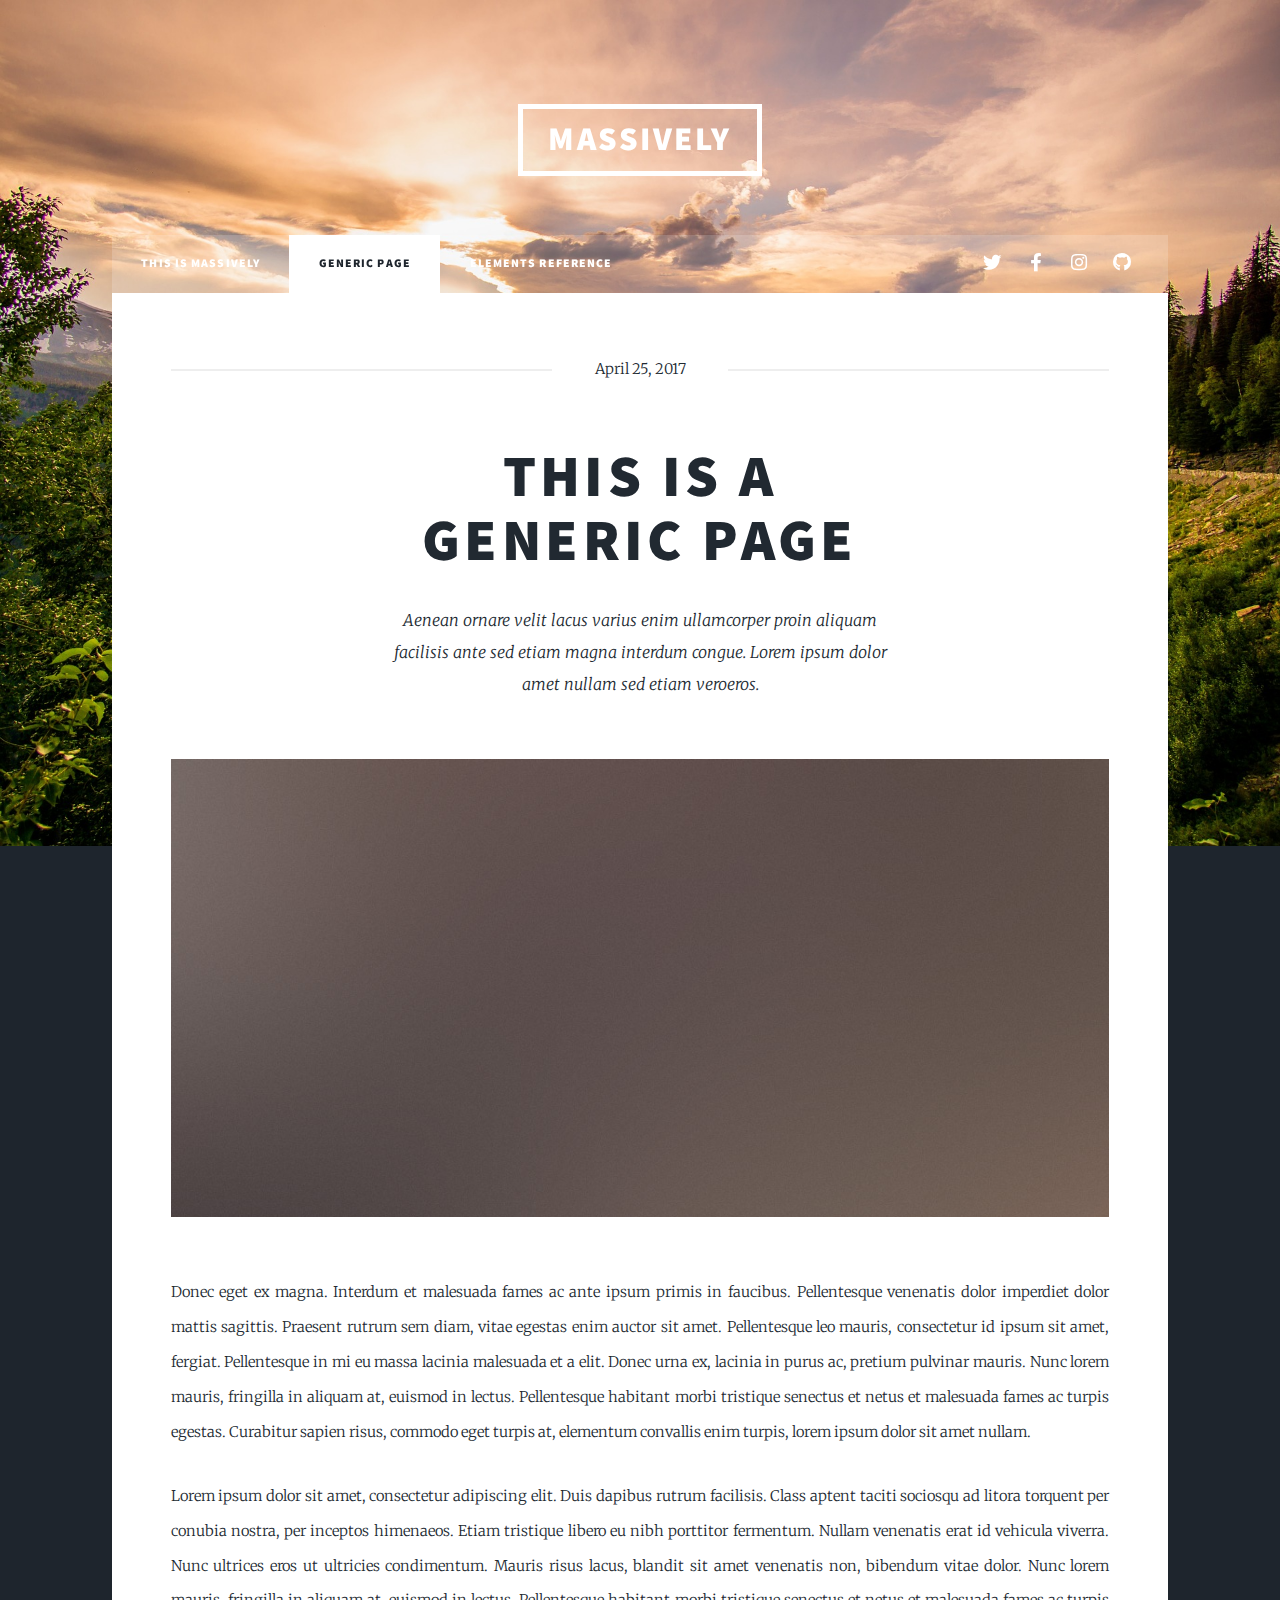
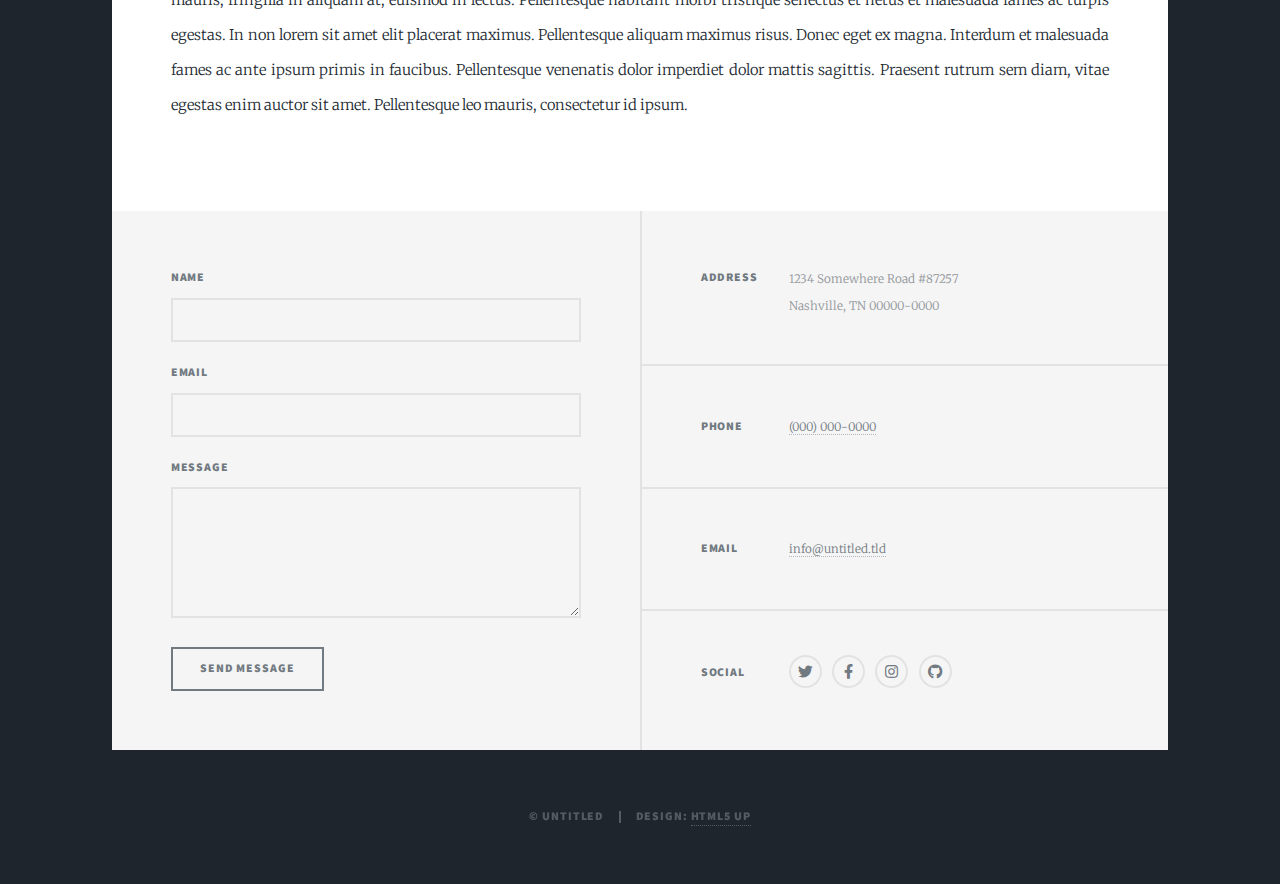
<file: generic.html>
<!DOCTYPE HTML>
<!--
	Massively by HTML5 UP
	html5up.net | @ajlkn
	Free for personal and commercial use under the CCA 3.0 license (html5up.net/license)
-->
<html>
	<head>
		<title>Generic Page - Massively by HTML5 UP</title>
		<meta charset="utf-8" />
		<meta name="viewport" content="width=device-width, initial-scale=1, user-scalable=no" />
		<link rel="stylesheet" href="assets/css/main.css" />
		<noscript><link rel="stylesheet" href="assets/css/noscript.css" /></noscript>
	</head>
	<body class="is-preload">

		<!-- Wrapper -->
			<div id="wrapper">

				<!-- Header -->
					<header id="header">
						<a href="index.html" class="logo">Massively</a>
					</header>

				<!-- Nav -->
					<nav id="nav">
						<ul class="links">
							<li><a href="index.html">This is Massively</a></li>
							<li class="active"><a href="generic.html">Generic Page</a></li>
							<li><a href="elements.html">Elements Reference</a></li>
						</ul>
						<ul class="icons">
							<li><a href="#" class="icon brands fa-twitter"><span class="label">Twitter</span></a></li>
							<li><a href="#" class="icon brands fa-facebook-f"><span class="label">Facebook</span></a></li>
							<li><a href="#" class="icon brands fa-instagram"><span class="label">Instagram</span></a></li>
							<li><a href="#" class="icon brands fa-github"><span class="label">GitHub</span></a></li>
						</ul>
					</nav>

				<!-- Main -->
					<div id="main">

						<!-- Post -->
							<section class="post">
								<header class="major">
									<span class="date">April 25, 2017</span>
									<h1>This is a<br />
									Generic Page</h1>
									<p>Aenean ornare velit lacus varius enim ullamcorper proin aliquam<br />
									facilisis ante sed etiam magna interdum congue. Lorem ipsum dolor<br />
									amet nullam sed etiam veroeros.</p>
								</header>
								<div class="image main"><img src="images/pic01.jpg" alt="" /></div>
								<p>Donec eget ex magna. Interdum et malesuada fames ac ante ipsum primis in faucibus. Pellentesque venenatis dolor imperdiet dolor mattis sagittis. Praesent rutrum sem diam, vitae egestas enim auctor sit amet. Pellentesque leo mauris, consectetur id ipsum sit amet, fergiat. Pellentesque in mi eu massa lacinia malesuada et a elit. Donec urna ex, lacinia in purus ac, pretium pulvinar mauris. Nunc lorem mauris, fringilla in aliquam at, euismod in lectus. Pellentesque habitant morbi tristique senectus et netus et malesuada fames ac turpis egestas. Curabitur sapien risus, commodo eget turpis at, elementum convallis enim turpis, lorem ipsum dolor sit amet nullam.</p>
								<p>Lorem ipsum dolor sit amet, consectetur adipiscing elit. Duis dapibus rutrum facilisis. Class aptent taciti sociosqu ad litora torquent per conubia nostra, per inceptos himenaeos. Etiam tristique libero eu nibh porttitor fermentum. Nullam venenatis erat id vehicula viverra. Nunc ultrices eros ut ultricies condimentum. Mauris risus lacus, blandit sit amet venenatis non, bibendum vitae dolor. Nunc lorem mauris, fringilla in aliquam at, euismod in lectus. Pellentesque habitant morbi tristique senectus et netus et malesuada fames ac turpis egestas. In non lorem sit amet elit placerat maximus. Pellentesque aliquam maximus risus. Donec eget ex magna. Interdum et malesuada fames ac ante ipsum primis in faucibus. Pellentesque venenatis dolor imperdiet dolor mattis sagittis. Praesent rutrum sem diam, vitae egestas enim auctor sit amet. Pellentesque leo mauris, consectetur id ipsum.</p>
							</section>

					</div>

				<!-- Footer -->
					<footer id="footer">
						<section>
							<form method="post" action="#">
								<div class="fields">
									<div class="field">
										<label for="name">Name</label>
										<input type="text" name="name" id="name" />
									</div>
									<div class="field">
										<label for="email">Email</label>
										<input type="text" name="email" id="email" />
									</div>
									<div class="field">
										<label for="message">Message</label>
										<textarea name="message" id="message" rows="3"></textarea>
									</div>
								</div>
								<ul class="actions">
									<li><input type="submit" value="Send Message" /></li>
								</ul>
							</form>
						</section>
						<section class="split contact">
							<section class="alt">
								<h3>Address</h3>
								<p>1234 Somewhere Road #87257<br />
								Nashville, TN 00000-0000</p>
							</section>
							<section>
								<h3>Phone</h3>
								<p><a href="#">(000) 000-0000</a></p>
							</section>
							<section>
								<h3>Email</h3>
								<p><a href="#">info@untitled.tld</a></p>
							</section>
							<section>
								<h3>Social</h3>
								<ul class="icons alt">
									<li><a href="#" class="icon brands alt fa-twitter"><span class="label">Twitter</span></a></li>
									<li><a href="#" class="icon brands alt fa-facebook-f"><span class="label">Facebook</span></a></li>
									<li><a href="#" class="icon brands alt fa-instagram"><span class="label">Instagram</span></a></li>
									<li><a href="#" class="icon brands alt fa-github"><span class="label">GitHub</span></a></li>
								</ul>
							</section>
						</section>
					</footer>

				<!-- Copyright -->
					<div id="copyright">
						<ul><li>&copy; Untitled</li><li>Design: <a href="https://html5up.net">HTML5 UP</a></li></ul>
					</div>

			</div>

		<!-- Scripts -->
			<script src="assets/js/jquery.min.js"></script>
			<script src="assets/js/jquery.scrollex.min.js"></script>
			<script src="assets/js/jquery.scrolly.min.js"></script>
			<script src="assets/js/browser.min.js"></script>
			<script src="assets/js/breakpoints.min.js"></script>
			<script src="assets/js/util.js"></script>
			<script src="assets/js/main.js"></script>

	</body>
</html>
</file>
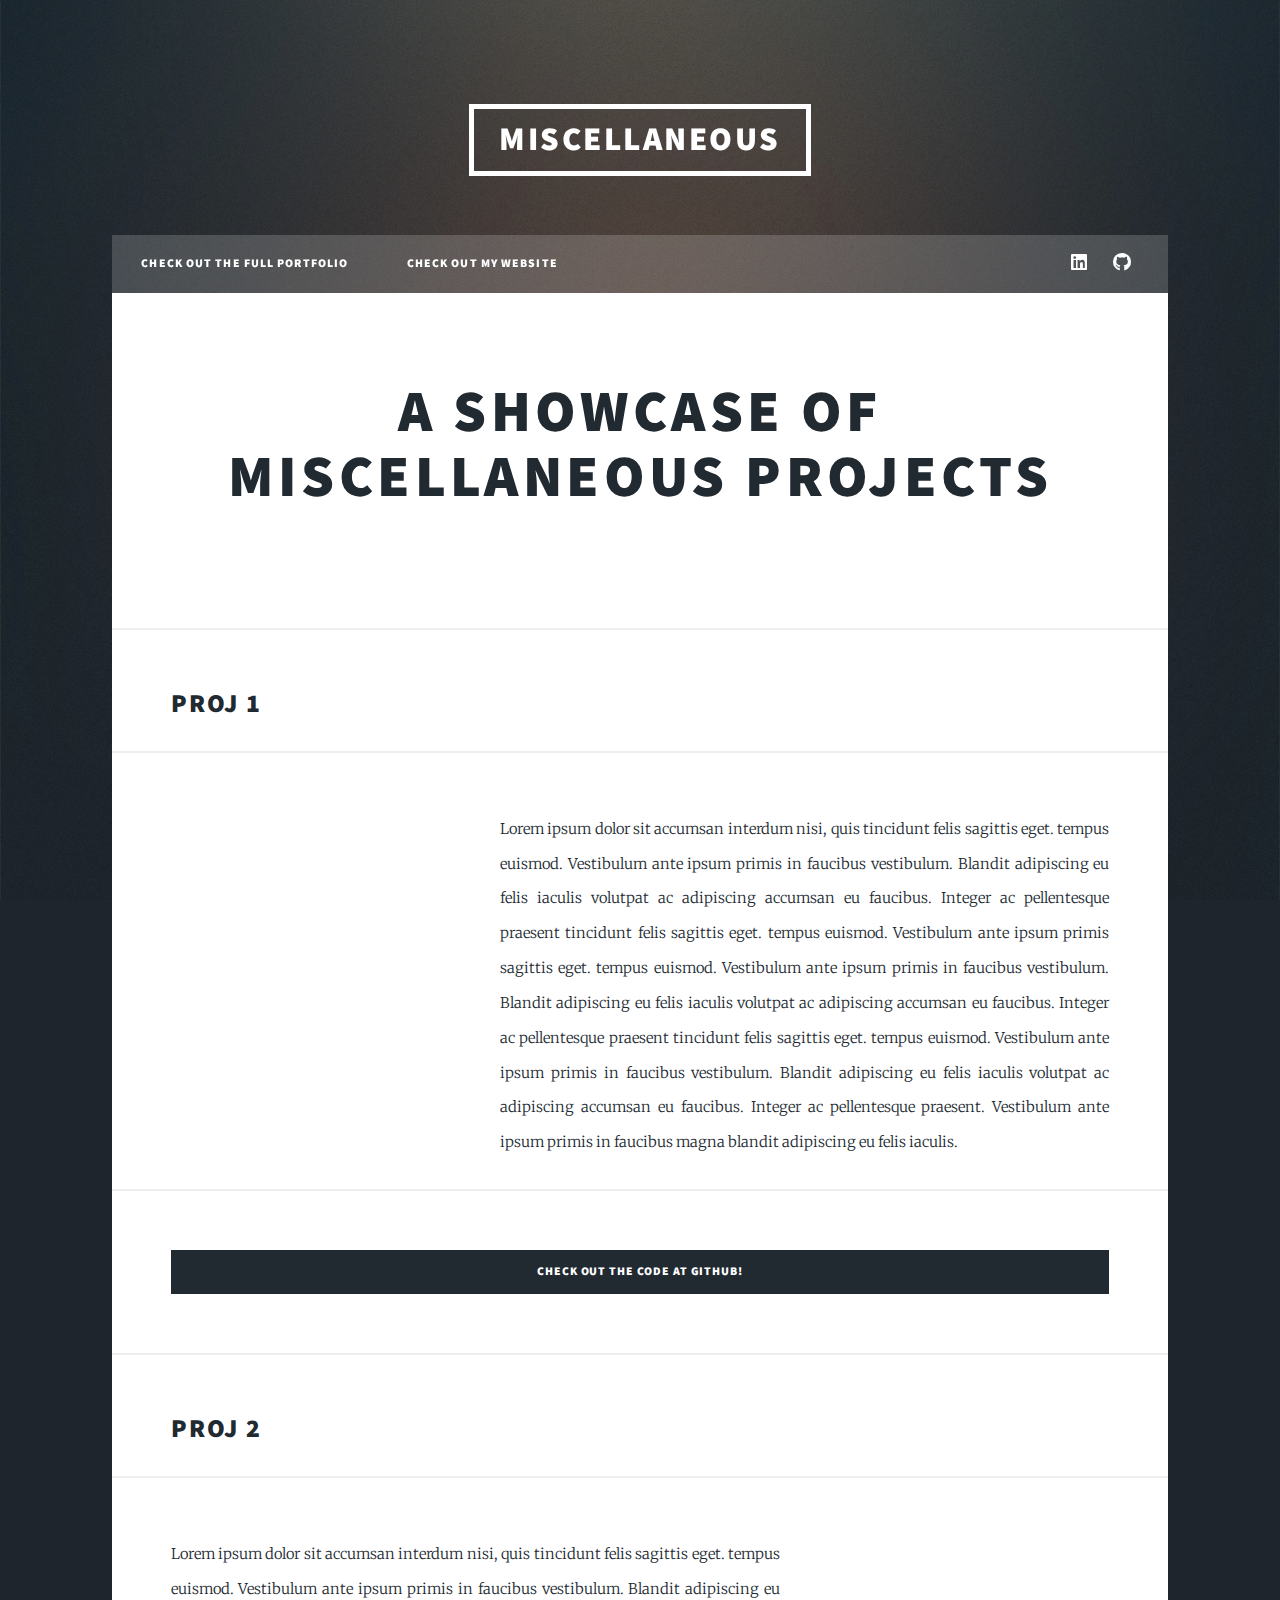
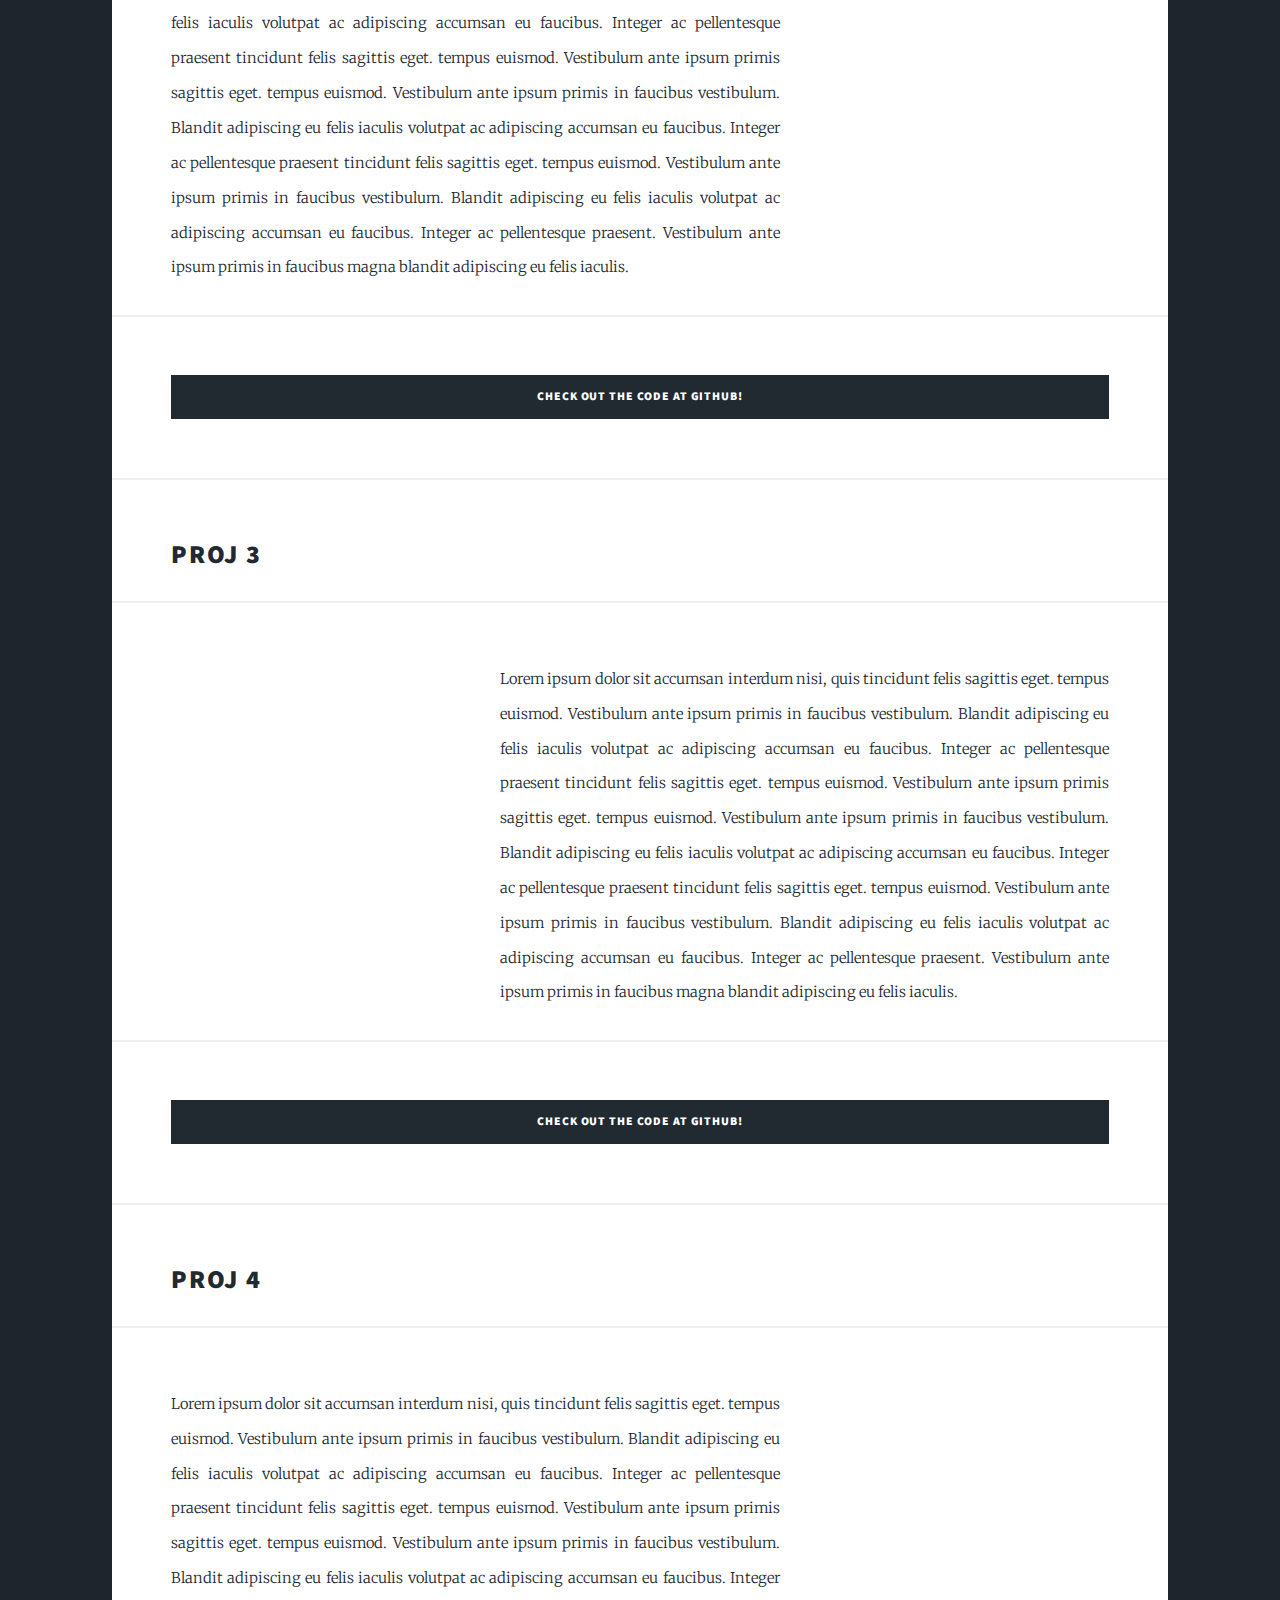
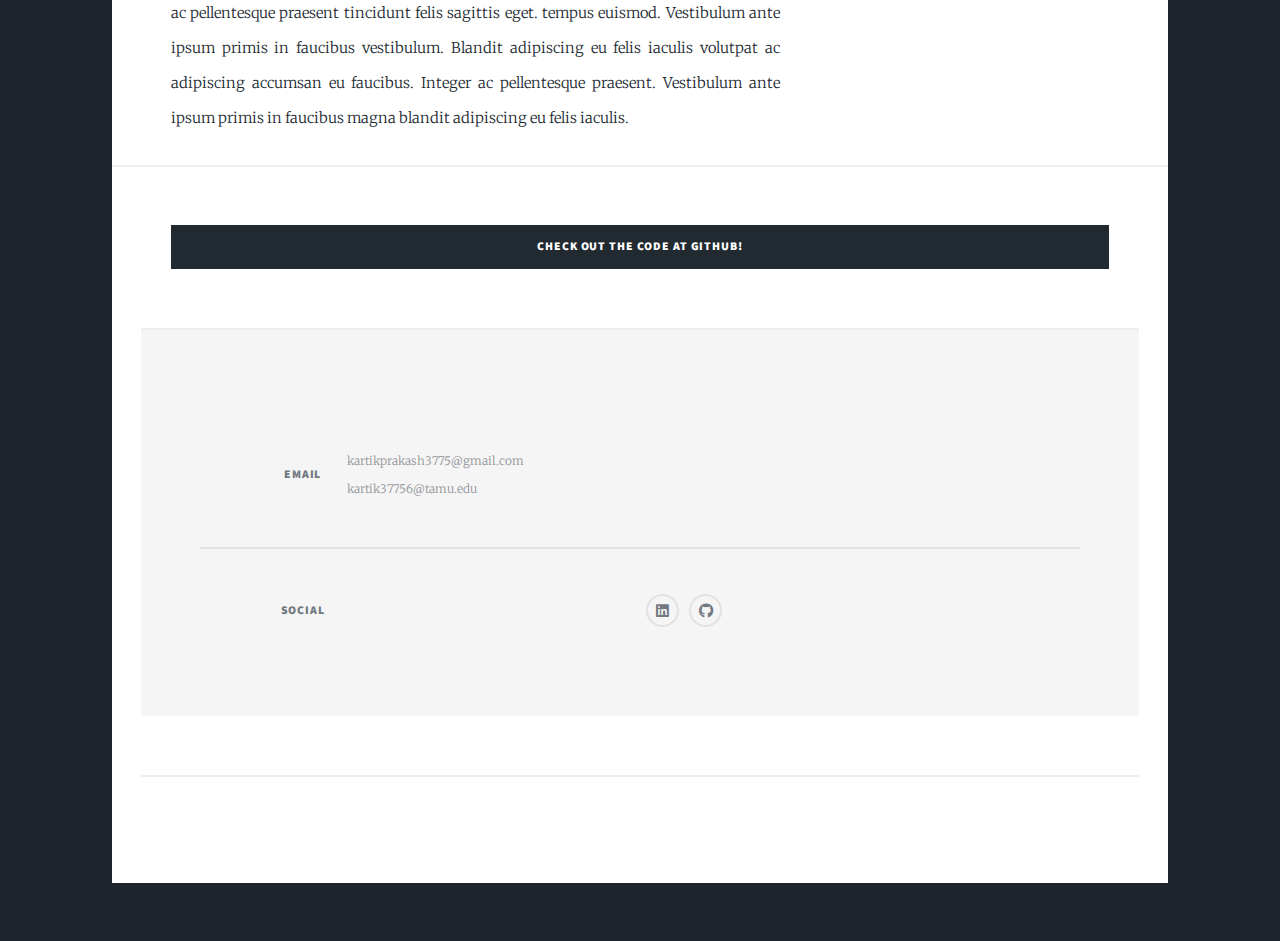
<file: misc.html>
<!DOCTYPE HTML>
<!--
	Massively by HTML5 UP
	html5up.net | @ajlkn
	Free for personal and commercial use under the CCA 3.0 license (html5up.net/license)
-->
<html>
	<head>
		<title>Kartik Prakash</title>
		<meta charset="utf-8" />
		<meta name="viewport" content="width=device-width, initial-scale=1, user-scalable=no" />
		<link rel="stylesheet" href="assets/css/default_main.css" />
		<noscript><link rel="stylesheet" href="assets/css/default_noscript.css" /></noscript>
	</head>
	<body class="is-preload">

		<!-- Wrapper -->
			<div id="wrapper"> <!-- class="fade-in" -->

				<!-- Header -->
					<header id="header">
						<a class="logo">Miscellaneous</a>
					</header>

				<!-- Nav -->
					<nav id="nav">
						<ul class="links">
							<li><a href="index.html#portfolio">Check out the full Portfolio</a></li>
							<li><a href="index.html">Check out my website</a></li>
							<!-- <li class="active"><a href="design.html">Current Section</a></li> -->
						</ul>
						<ul class="icons">
							<li><a href="#" class="icon brands fa-linkedin"><span class="label">Instagram</span></a></li>
							<li><a href="#" class="icon brands fa-github"><span class="label">GitHub</span></a></li>
						</ul>
					</nav>

				<!-- Main -->
					<div id="main">

						<!-- Post -->
							<section class="post">
								<header class="major">
									<!-- <span class="date">April 25, 2017</span> -->
									<h2>A SHOWCASE OF Miscellaneous PROJECTS<br />
									</h2>
								</header>
							</section>

							<!-- Projects -->
							<h2>Proj 1</h2>
							<p>
							<span class="image left">
								<iframe class="image fit" src="https://www.youtube-nocookie.com/embed/ny15hMdtyXY?vq=hd1080&modestbranding=1&showinfo=0&rel=0&iv_load_policy=3&controls=0" width="640" height="360" frameborder="0"></iframe> <!-- width="854" height="480" -->
							</span>Lorem ipsum dolor sit accumsan interdum nisi, quis tincidunt felis sagittis eget. tempus euismod. Vestibulum ante ipsum primis in faucibus vestibulum. Blandit adipiscing eu felis iaculis volutpat ac adipiscing accumsan eu faucibus. Integer ac pellentesque praesent tincidunt felis sagittis eget. tempus euismod. Vestibulum ante ipsum primis sagittis eget. tempus euismod. Vestibulum ante ipsum primis in faucibus vestibulum. Blandit adipiscing eu felis iaculis volutpat ac adipiscing accumsan eu faucibus. Integer ac pellentesque praesent tincidunt felis sagittis eget. tempus euismod. Vestibulum ante ipsum primis in faucibus vestibulum. Blandit adipiscing eu felis iaculis volutpat ac adipiscing accumsan eu faucibus. Integer ac pellentesque praesent. Vestibulum ante ipsum primis in faucibus magna blandit adipiscing eu felis iaculis.
						  </p>
							<div class="col-6 col-12-small">
								<ul class="actions stacked">
									<li><a href="#" class="button primary fit">Check out the code at Github!</a></li>
								</ul>
							</div>
							<h2>Proj 2</h2>
							<p>
							<span class="image right">
								<iframe class="image fit" src="https://www.youtube-nocookie.com/embed/ny15hMdtyXY?vq=hd1080&modestbranding=1&showinfo=0&rel=0&iv_load_policy=3&controls=0" width="640" height="360" frameborder="0"></iframe> <!-- width="854" height="480" -->
							</span>Lorem ipsum dolor sit accumsan interdum nisi, quis tincidunt felis sagittis eget. tempus euismod. Vestibulum ante ipsum primis in faucibus vestibulum. Blandit adipiscing eu felis iaculis volutpat ac adipiscing accumsan eu faucibus. Integer ac pellentesque praesent tincidunt felis sagittis eget. tempus euismod. Vestibulum ante ipsum primis sagittis eget. tempus euismod. Vestibulum ante ipsum primis in faucibus vestibulum. Blandit adipiscing eu felis iaculis volutpat ac adipiscing accumsan eu faucibus. Integer ac pellentesque praesent tincidunt felis sagittis eget. tempus euismod. Vestibulum ante ipsum primis in faucibus vestibulum. Blandit adipiscing eu felis iaculis volutpat ac adipiscing accumsan eu faucibus. Integer ac pellentesque praesent. Vestibulum ante ipsum primis in faucibus magna blandit adipiscing eu felis iaculis.
						  </p>
							<div class="col-6 col-12-small">
								<ul class="actions stacked">
									<li><a href="#" class="button primary fit">Check out the code at Github!</a></li>
								</ul>
							</div>
							<h2>Proj 3</h2>
							<p>
							<span class="image left">
								<iframe class="image fit" src="https://www.youtube-nocookie.com/embed/ny15hMdtyXY?vq=hd1080&modestbranding=1&showinfo=0&rel=0&iv_load_policy=3&controls=0" width="640" height="360" frameborder="0"></iframe> <!-- width="854" height="480" -->
							</span>Lorem ipsum dolor sit accumsan interdum nisi, quis tincidunt felis sagittis eget. tempus euismod. Vestibulum ante ipsum primis in faucibus vestibulum. Blandit adipiscing eu felis iaculis volutpat ac adipiscing accumsan eu faucibus. Integer ac pellentesque praesent tincidunt felis sagittis eget. tempus euismod. Vestibulum ante ipsum primis sagittis eget. tempus euismod. Vestibulum ante ipsum primis in faucibus vestibulum. Blandit adipiscing eu felis iaculis volutpat ac adipiscing accumsan eu faucibus. Integer ac pellentesque praesent tincidunt felis sagittis eget. tempus euismod. Vestibulum ante ipsum primis in faucibus vestibulum. Blandit adipiscing eu felis iaculis volutpat ac adipiscing accumsan eu faucibus. Integer ac pellentesque praesent. Vestibulum ante ipsum primis in faucibus magna blandit adipiscing eu felis iaculis.
						  </p>
							<div class="col-6 col-12-small">
								<ul class="actions stacked">
									<li><a href="#" class="button primary fit">Check out the code at Github!</a></li>
								</ul>
							</div>
							<h2>Proj 4</h2>
							<p>
							<span class="image right">
								<iframe class="image fit" src="https://www.youtube-nocookie.com/embed/ny15hMdtyXY?vq=hd1080&modestbranding=1&showinfo=0&rel=0&iv_load_policy=3&controls=0" width="640" height="360" frameborder="0"></iframe> <!-- width="854" height="480" -->
							</span>Lorem ipsum dolor sit accumsan interdum nisi, quis tincidunt felis sagittis eget. tempus euismod. Vestibulum ante ipsum primis in faucibus vestibulum. Blandit adipiscing eu felis iaculis volutpat ac adipiscing accumsan eu faucibus. Integer ac pellentesque praesent tincidunt felis sagittis eget. tempus euismod. Vestibulum ante ipsum primis sagittis eget. tempus euismod. Vestibulum ante ipsum primis in faucibus vestibulum. Blandit adipiscing eu felis iaculis volutpat ac adipiscing accumsan eu faucibus. Integer ac pellentesque praesent tincidunt felis sagittis eget. tempus euismod. Vestibulum ante ipsum primis in faucibus vestibulum. Blandit adipiscing eu felis iaculis volutpat ac adipiscing accumsan eu faucibus. Integer ac pellentesque praesent. Vestibulum ante ipsum primis in faucibus magna blandit adipiscing eu felis iaculis.
						  </p>
							<div class="col-6 col-12-small">
								<ul class="actions stacked">
									<li><a href="#" class="button primary fit">Check out the code at Github!</a></li>
								</ul>
							</div>

							<!-- style="width:500px;height:350px;" -->

					<!-- </div> -->

				<!-- Footer -->
					<footer id="footer">
						<section class="split contact">
							<section>
								<h3>Email</h3>
								<p>kartikprakash3775@gmail.com <br />
								kartik37756@tamu.edu</p>
							</section>
							<section>
								<h3>Social</h3>
								<ul class="icons alt">
									<!-- <li><a href="#" class="icon brands alt fa-twitter"><span class="label">Twitter</span></a></li>
									<li><a href="#" class="icon brands alt fa-facebook-f"><span class="label">Facebook</span></a></li> -->
									<li><a href="https://www.linkedin.com/in/kartik-prakash123/" class="icon brands alt fa-linkedin"><span class="label">Instagram</span></a></li>
									<li><a href="https://github.com/karry3775/" class="icon brands alt fa-github"><span class="label">GitHub</span></a></li>
								</ul>
							</section>
						</section>
					</footer>

				<!-- Copyright -->
					<div id="copyright">
						<ul><li>&copy; Kartik Prakash</li><li>Texas A&M</li></ul>
					</div>

			</div>

		<!-- Scripts -->
			<script src="assets/js/jquery.min.js"></script>
			<script src="assets/js/jquery.scrollex.min.js"></script>
			<script src="assets/js/jquery.scrolly.min.js"></script>
			<script src="assets/js/browser.min.js"></script>
			<script src="assets/js/breakpoints.min.js"></script>
			<script src="assets/js/util.js"></script>
			<script src="assets/js/main.js"></script>

	</body>
</html>
</file>
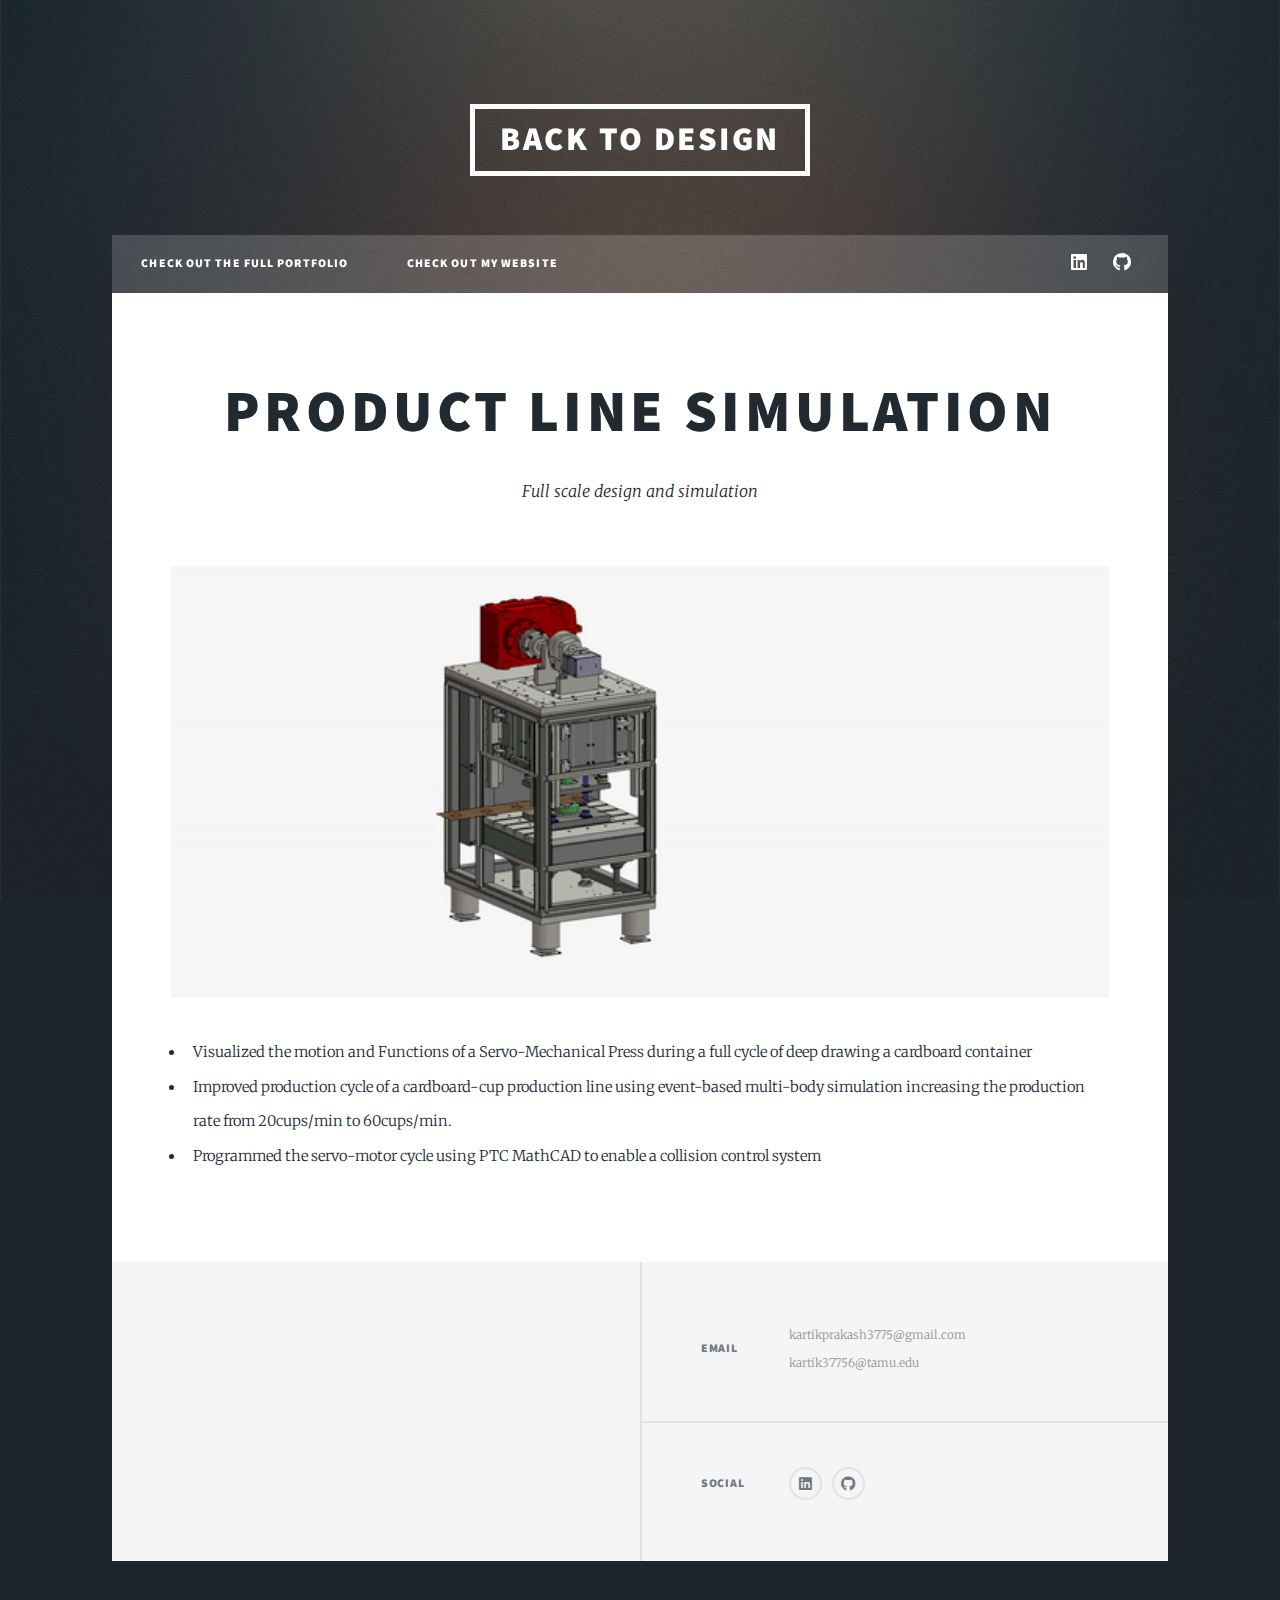
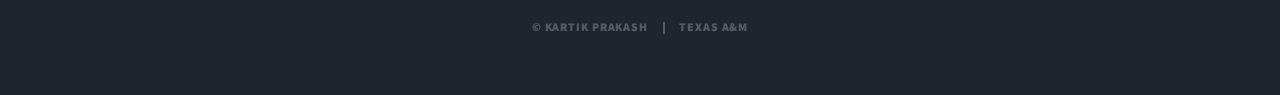
<file: Product_line_simulation.html>
<!DOCTYPE HTML>
<!--
	Massively by HTML5 UP
	html5up.net | @ajlkn
	Free for personal and commercial use under the CCA 3.0 license (html5up.net/license)
-->
<html>
	<head>
		<title>Kartik Prakash</title>
		<meta charset="utf-8" />
		<meta name="viewport" content="width=device-width, initial-scale=1, user-scalable=no" />
		<link rel="stylesheet" href="assets/css/default_main.css" />
		<noscript><link rel="stylesheet" href="assets/css/default_noscript.css" /></noscript>
	</head>
	<body class="is-preload">

		<!-- Wrapper -->
			<div id="wrapper">

				<!-- Header -->
					<header id="header">
						<a href="design.html" class="logo">back to DESIGN</a>
					</header>

				<!-- Nav -->
				<nav id="nav">
					<ul class="links">
						<li><a href="index.html#portfolio">Check out the full Portfolio</a></li>
						<li><a href="index.html">Check out my website</a></li>
						<!-- <li class="active"><a href="Product_line_simulation.html">Current Project</a></li> -->
					</ul>
					<ul class="icons">
						<li><a href="#" class="icon brands fa-linkedin"><span class="label">Instagram</span></a></li>
						<li><a href="#" class="icon brands fa-github"><span class="label">GitHub</span></a></li>
					</ul>
				</nav>

				<!-- Main -->
					<div id="main">

						<!-- Post -->
							<section class="post">
								<header class="major">
									<!-- <span class="date">April 25, 2017</span> -->
									<h1>Product Line Simulation<br />
									</h1>
									<p>Full scale design and simulation</p>
								</header>

								<a href="design.html" class="image fit"><img width="768" height="432" src="gifs/prod_sim2.gif" alt="" /></a><!-- <div class="image main"><img src="images/mod_tooth.jpg" alt="" /></div> -->
								<p>
										<ul>
											<li>Visualized the motion and Functions of a Servo-Mechanical Press during a full cycle of deep drawing a cardboard container</li>
											<li>Improved production cycle of a cardboard-cup production line using event-based multi-body simulation increasing the production rate from 20cups/min to 60cups/min.</li>
											<li>Programmed the servo-motor cycle using PTC MathCAD to enable a collision control system</li>
										</ul>
								</p>

							</section>

					</div>

				<!-- Footer -->
					<footer id="footer">
						<section>
							<!-- <form method="post" action="#">
								<div class="fields">
									<div class="field">
										<label for="name">Name</label>
										<input type="text" name="name" id="name" />
									</div>
									<div class="field">
										<label for="email">Email</label>
										<input type="text" name="email" id="email" />
									</div>
									<div class="field">
										<label for="message">Message</label>
										<textarea name="message" id="message" rows="3"></textarea>
									</div>
								</div>
								<ul class="actions">
									<li><input type="submit" value="Send Message" /></li>
								</ul>
							</form> -->
						</section>
						<section class="split contact">
							<!-- <section class="alt">
								<h3>Address</h3>
								<p>1234 Somewhere Road #87257<br />
								Nashville, TN 00000-0000</p>
							</section> -->
							<!-- <section>
								<h3>Phone</h3>
								<p><a href="#">(000) 000-0000</a></p>
							</section> -->
							<section>
								<h3>Email</h3>
								<p>kartikprakash3775@gmail.com <br />
								kartik37756@tamu.edu</p>
							</section>
							<section>
								<h3>Social</h3>
								<ul class="icons alt">
									<!-- <li><a href="#" class="icon brands alt fa-twitter"><span class="label">Twitter</span></a></li>
									<li><a href="#" class="icon brands alt fa-facebook-f"><span class="label">Facebook</span></a></li> -->
									<li><a href="https://www.linkedin.com/in/kartik-prakash123/" class="icon brands alt fa-linkedin"><span class="label">Instagram</span></a></li>
									<li><a href="https://github.com/karry3775/" class="icon brands alt fa-github"><span class="label">GitHub</span></a></li>
								</ul>
							</section>
						</section>
					</footer>

				<!-- Copyright -->
					<div id="copyright">
						<ul><li>&copy; Kartik Prakash</li><li>Texas A&M</li></ul>
					</div>

			</div>

		<!-- Scripts -->
			<script src="assets/js/jquery.min.js"></script>
			<script src="assets/js/jquery.scrollex.min.js"></script>
			<script src="assets/js/jquery.scrolly.min.js"></script>
			<script src="assets/js/browser.min.js"></script>
			<script src="assets/js/breakpoints.min.js"></script>
			<script src="assets/js/util.js"></script>
			<script src="assets/js/main.js"></script>

	</body>
</html>
</file>
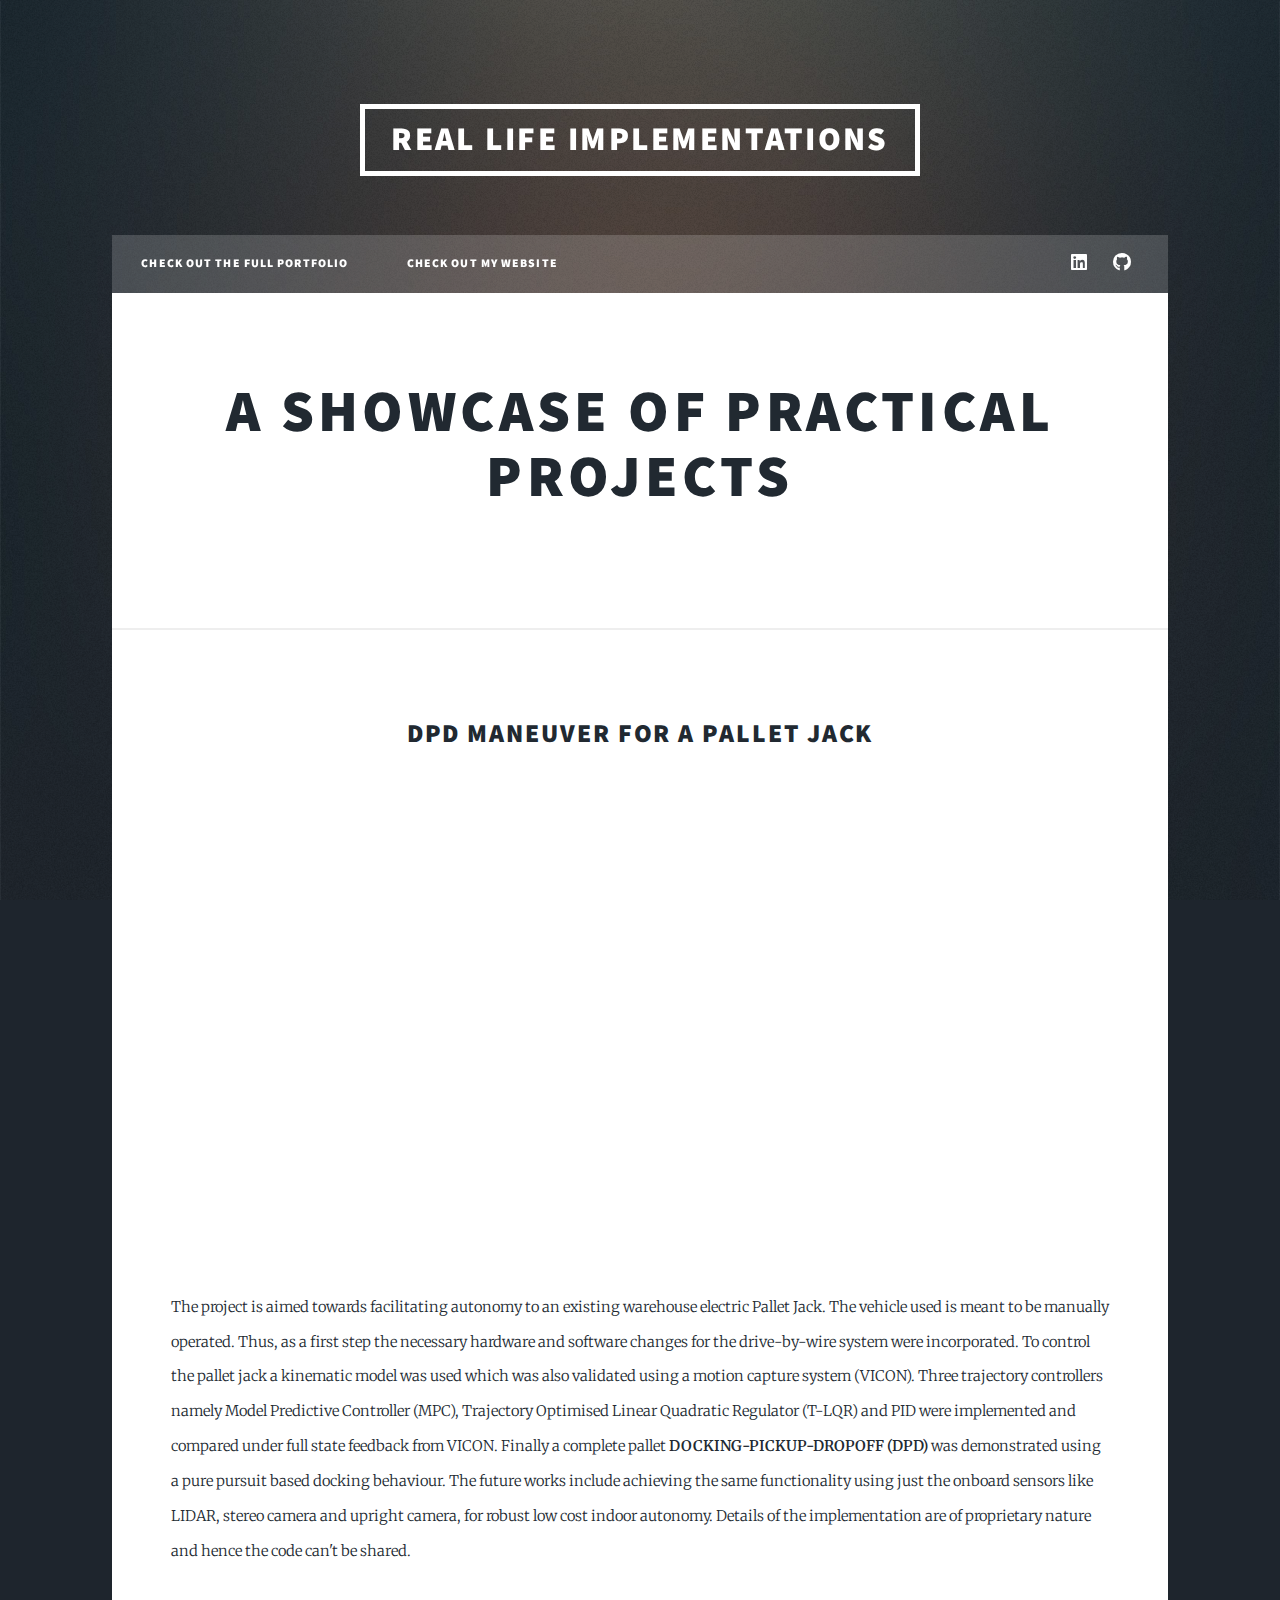
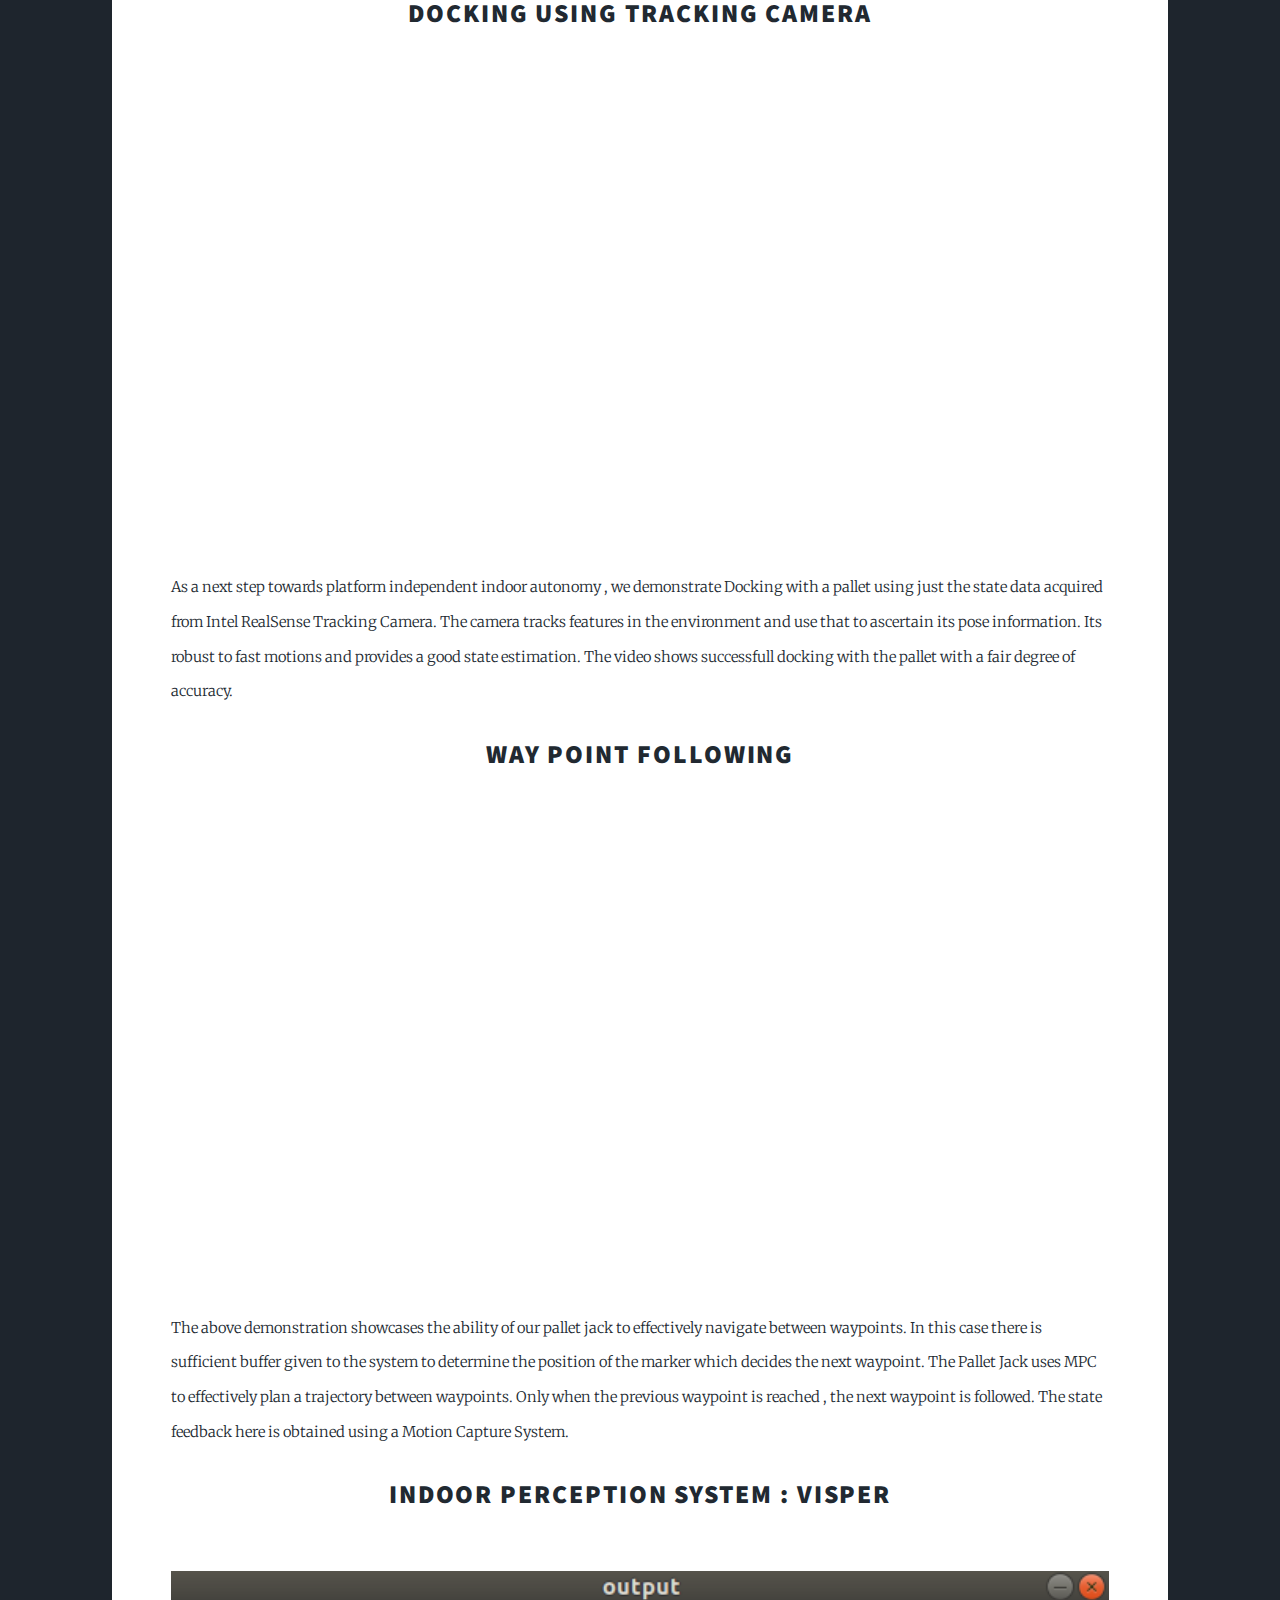
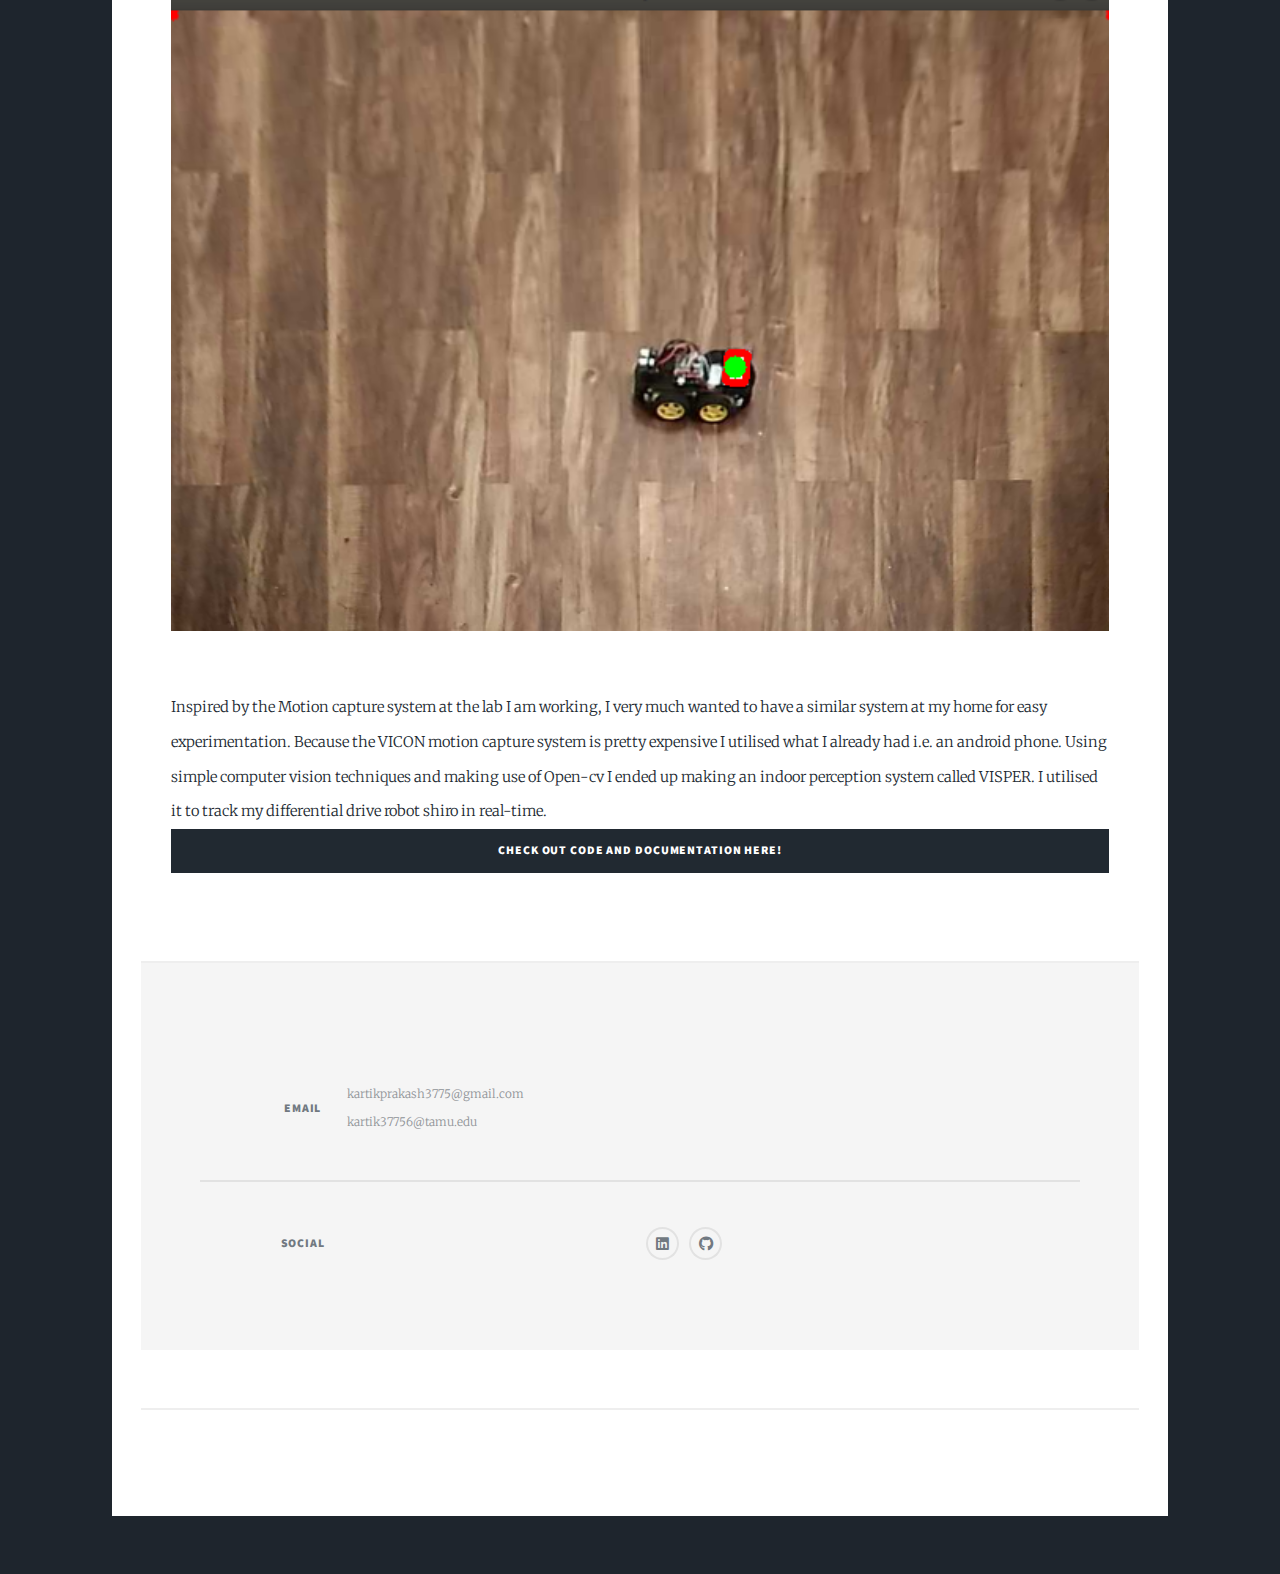
<file: real_life.html>
<!DOCTYPE HTML>
<!--
	Massively by HTML5 UP
	html5up.net | @ajlkn
	Free for personal and commercial use under the CCA 3.0 license (html5up.net/license)
-->
<html>
	<head>
		<title>Kartik Prakash</title>
		<meta charset="utf-8" />
		<meta name="viewport" content="width=device-width, initial-scale=1, user-scalable=no" />
		<link rel="stylesheet" href="assets/css/default_main.css" />
		<noscript><link rel="stylesheet" href="assets/css/default_noscript.css" /></noscript>
	</head>
	<body class="is-preload">

		<!-- Wrapper -->
			<div id="wrapper"> <!-- class="fade-in" -->

				<!-- Header -->
					<header id="header">
						<a class="logo">REAL LIFE IMPLEMENTATIONS</a>
					</header>

				<!-- Nav -->
					<nav id="nav">
						<ul class="links">
							<li><a href="index.html#portfolio">Check out the full Portfolio</a></li>
							<li><a href="index.html">Check out my website</a></li>
							<!-- <li class="active"><a href="design.html">Current Section</a></li> -->
						</ul>
						<ul class="icons">
							<li><a href="#" class="icon brands fa-linkedin"><span class="label">Instagram</span></a></li>
							<li><a href="#" class="icon brands fa-github"><span class="label">GitHub</span></a></li>
						</ul>
					</nav>

				<!-- Main -->
					<div id="main">

						<!-- Post -->
							<section class="post">
								<header class="major">
									<!-- <span class="date">April 25, 2017</span> -->
									<h2>A SHOWCASE OF PRACTICAL PROJECTS<br />
									</h2>
								</header>
							</section>

							<!-- Projects -->

							<article class="post featured">
								<h2 id="pure-pursuit-vicon">DPD Maneuver for a PALLET JACK</h2>
						<p>

								<iframe class="image fit" src="https://www.youtube.com/embed/sufRwc18g90?vq=hd1080&showinfo=0&rel=0&fs=0&controls=0" width="854" height="480" frameborder="0"></iframe>
								<div style='text-align:left;'>
									The project is aimed towards
									facilitating autonomy to an
									existing warehouse electric
									Pallet Jack. The vehicle used is
									meant to be manually operated.
									Thus, as a first step the
									necessary hardware and
									software changes for the
									drive-by-wire system were
									incorporated. To control the pallet jack a kinematic model
									was used which was also validated using a motion capture system (VICON). Three
									trajectory controllers namely Model Predictive Controller (MPC), Trajectory
									Optimised Linear Quadratic Regulator (T-LQR) and PID were implemented and
									compared under full state feedback from VICON. Finally a complete pallet <b>DOCKING-PICKUP-DROPOFF (DPD) </b>
									was demonstrated using a pure pursuit based docking behaviour. The
									future works include achieving the same functionality using just the onboard
									sensors like LIDAR, stereo camera and upright camera, for robust low cost indoor
									autonomy. Details of the implementation are of proprietary nature and hence the code can't be shared.

								</div>
						</p>

								<h2 id="pure-pursuit-vio">DOCKING USING TRACKING CAMERA</h2>

						<p>
								<iframe class="image fit" src="https://www.youtube.com/embed/b-rj2wP1cG0?vq=hd1080&showinfo=0&rel=0&fs=0&controls=0&mute=1" width="854" height="480" frameborder="0"></iframe>
								<div style='text-align:left;'>
									As a next step towards platform independent indoor autonomy , we demonstrate Docking with
									a pallet using just the state data acquired from Intel RealSense Tracking Camera. The camera
									tracks features in the environment and use that to ascertain its pose information. Its robust to
									fast motions and provides a good state estimation. The video shows successfull docking with the pallet with a fair degree of
									accuracy.

								</div>



							</p>

								<h2 id="pure-pursuit-vio">WAY POINT FOLLOWING</h2>

							<p>
								<iframe class="image fit" src="https://www.youtube.com/embed/Y8fiI24-2lE?vq=hd1080&showinfo=0&rel=0&fs=0&controls=0&mute=1" width="854" height="480" frameborder="0"></iframe>
								<div style='text-align:left;'>
									The above demonstration showcases the ability of our pallet jack to effectively navigate between waypoints. In this case there is sufficient buffer
									given to the system to determine the position of the marker which decides the next waypoint. The Pallet Jack uses MPC to effectively plan a trajectory
									between waypoints. Only when the previous waypoint is reached , the next waypoint is followed. The state feedback here is obtained using a Motion Capture
									System.

								</div>



						</p>
							<h2 id="VISPER">Indoor Perception System : VISPER</h2>

						<p>
							<div class="image main"><img src="images/robot_center.png" alt="" /></div>
							<div style='text-align:left;'>
								Inspired by the Motion capture system at the lab I am working, I very much wanted to have a similar system at my home for easy experimentation. Because the VICON
								motion capture system is pretty expensive I utilised what I already had i.e. an android phone. Using simple computer vision techniques and making use of Open-cv I ended up making
								an indoor perception system called VISPER. I utilised it to track my differential drive robot shiro in real-time.

							</div>
							<ul class="actions stacked">
											<li><a href="https://drive.google.com/file/d/1rWF47TdYcQJdaKM4ABk7dOc6z-kRsDfX/view?usp=sharing" class="button primary fit">CHECK OUT CODE AND DOCUMENTATION HERE!</a></li>
							</ul>



					</p>

						</article>

							<!-- style="width:500px;height:350px;" -->

					<!-- </div> -->

				<!-- Footer -->
					<footer id="footer">
						<section class="split contact">
							<section>
								<h3>Email</h3>
								<p>kartikprakash3775@gmail.com <br />
								kartik37756@tamu.edu</p>
							</section>
							<section>
								<h3>Social</h3>
								<ul class="icons alt">
									<!-- <li><a href="#" class="icon brands alt fa-twitter"><span class="label">Twitter</span></a></li>
									<li><a href="#" class="icon brands alt fa-facebook-f"><span class="label">Facebook</span></a></li> -->
									<li><a href="https://www.linkedin.com/in/kartik-prakash123/" class="icon brands alt fa-linkedin"><span class="label">Instagram</span></a></li>
									<li><a href="https://github.com/karry3775/" class="icon brands alt fa-github"><span class="label">GitHub</span></a></li>
								</ul>
							</section>
						</section>
					</footer>

				<!-- Copyright -->
					<div id="copyright">
						<ul><li>&copy; Kartik Prakash</li><li>Texas A&M</li></ul>
					</div>

			</div>

		<!-- Scripts -->
			<script src="assets/js/jquery.min.js"></script>
			<script src="assets/js/jquery.scrollex.min.js"></script>
			<script src="assets/js/jquery.scrolly.min.js"></script>
			<script src="assets/js/browser.min.js"></script>
			<script src="assets/js/breakpoints.min.js"></script>
			<script src="assets/js/util.js"></script>
			<script src="assets/js/main.js"></script>

	</body>
</html>
</file>
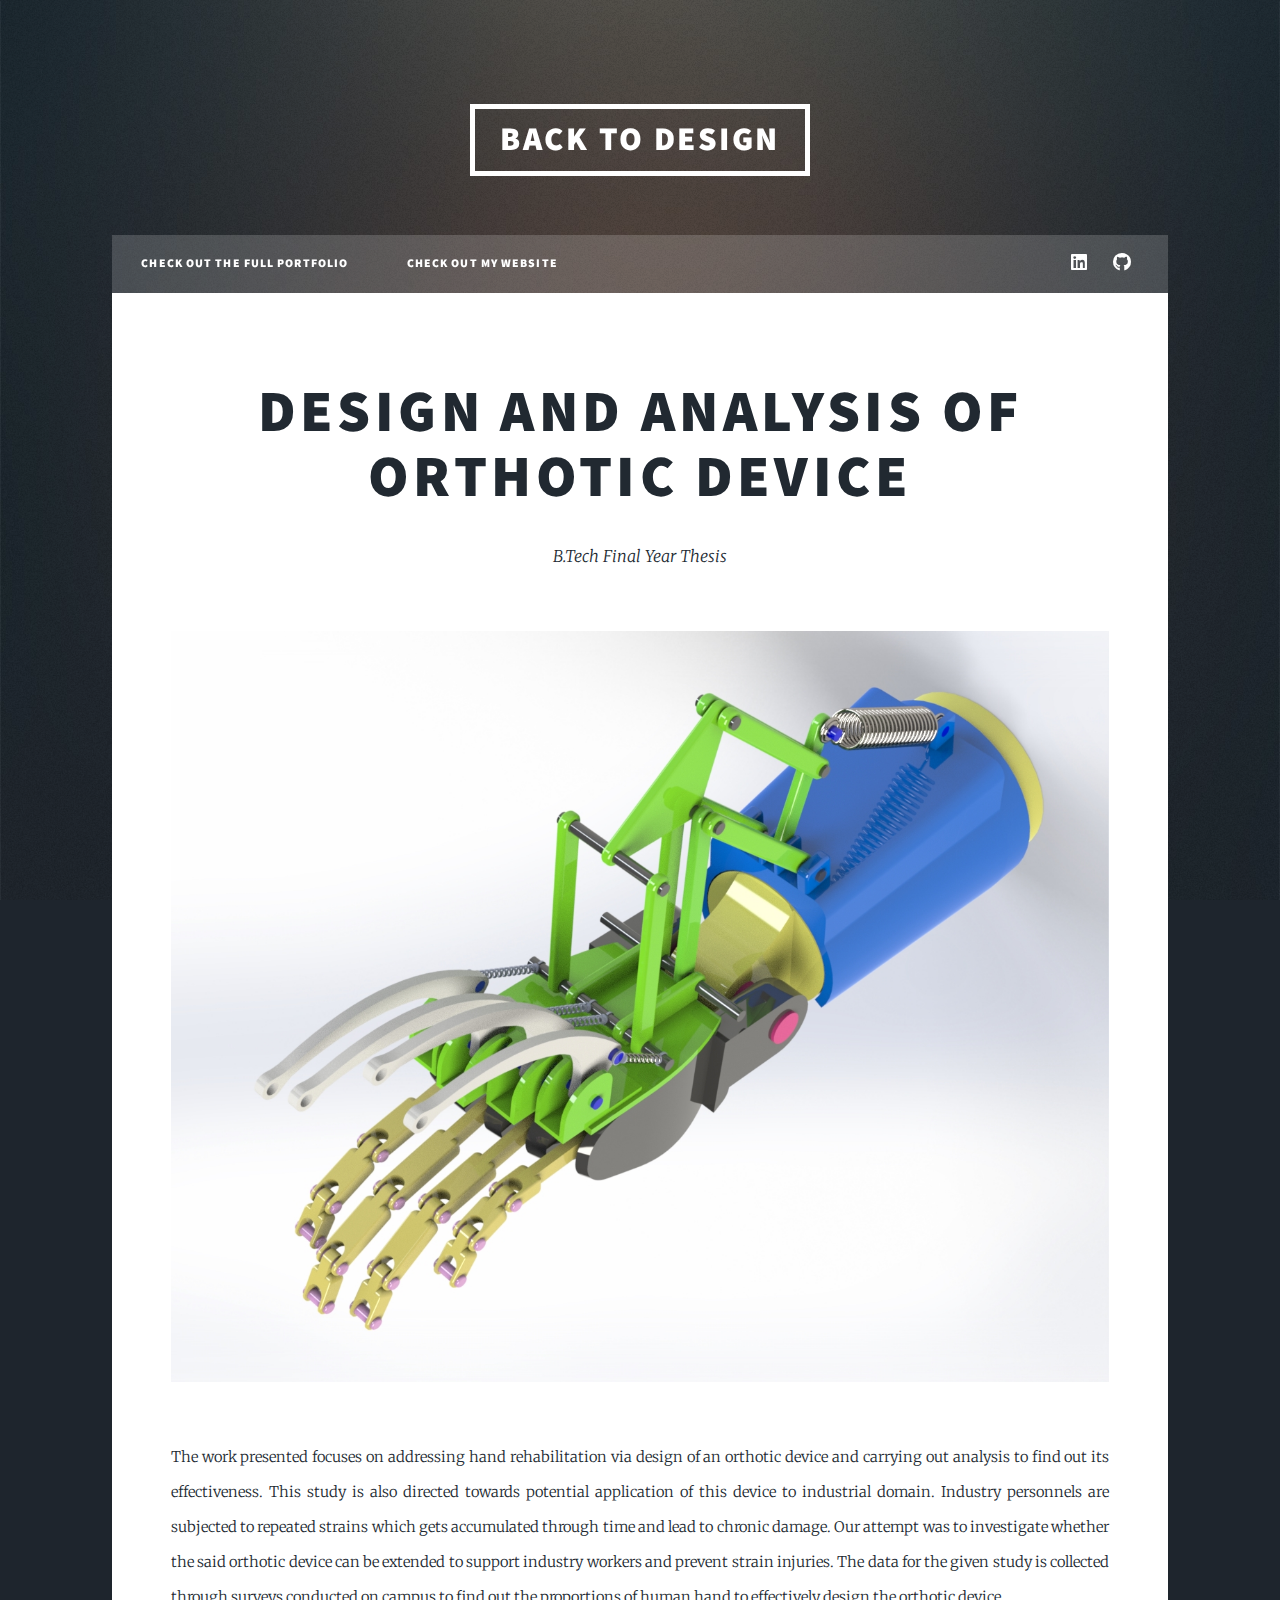
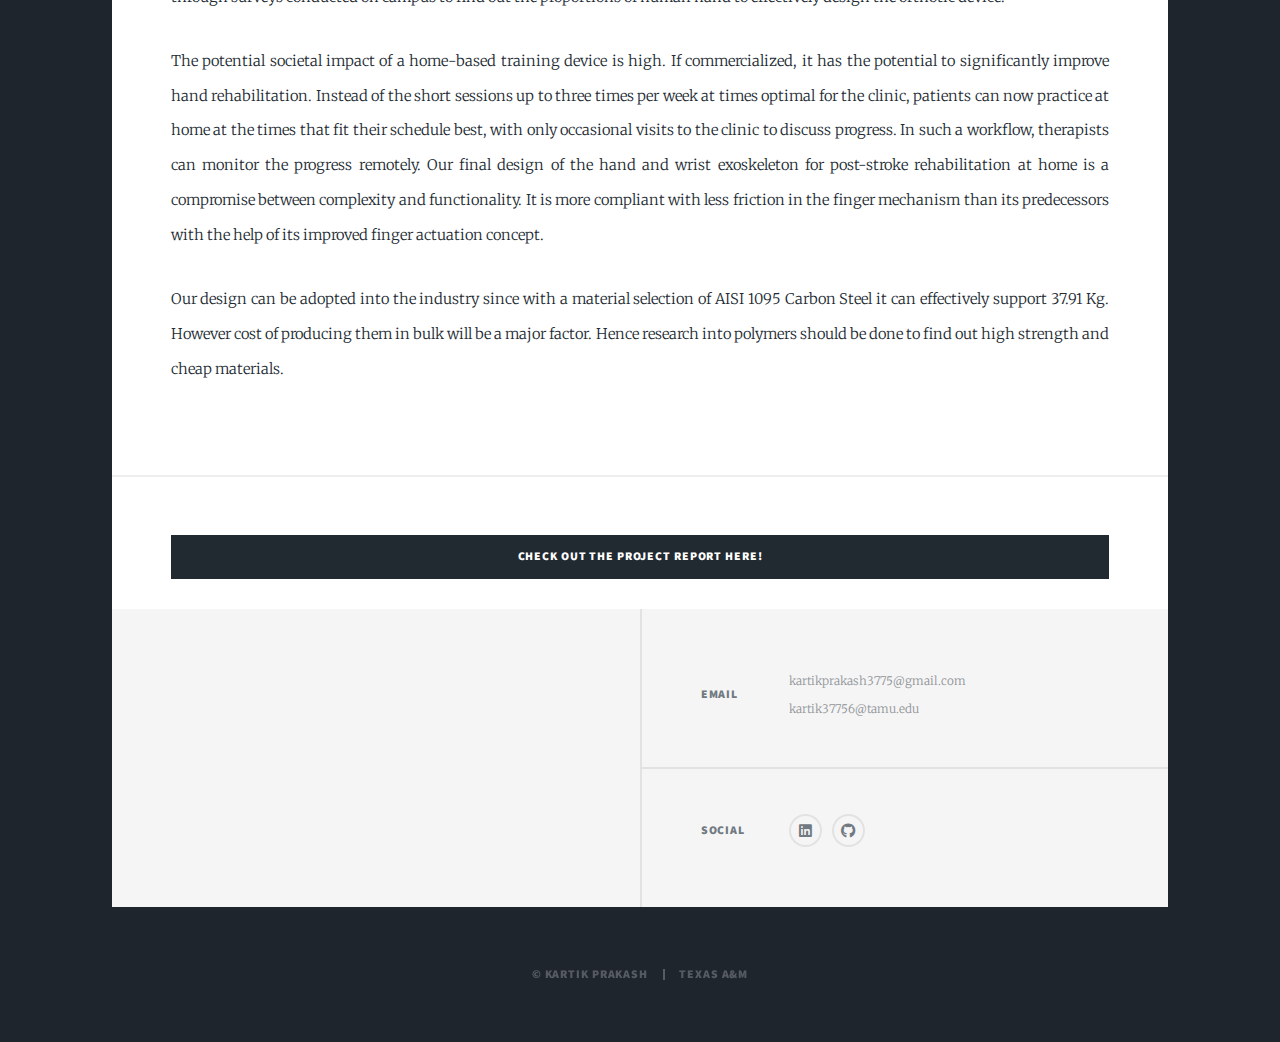
<file: robot_hand.html>
<!DOCTYPE HTML>
<!--
	Massively by HTML5 UP
	html5up.net | @ajlkn
	Free for personal and commercial use under the CCA 3.0 license (html5up.net/license)
-->
<html>
	<head>
		<title>Kartik Prakash</title>
		<meta charset="utf-8" />
		<meta name="viewport" content="width=device-width, initial-scale=1, user-scalable=no" />
		<link rel="stylesheet" href="assets/css/default_main.css" />
		<noscript><link rel="stylesheet" href="assets/css/default_noscript.css" /></noscript>
	</head>
	<body class="is-preload">

		<!-- Wrapper -->
			<div id="wrapper">

				<!-- Header -->
					<header id="header">
						<a href="design.html" class="logo">back to DESIGN</a>
					</header>

				<!-- Nav -->
				<nav id="nav">
					<ul class="links">
						<li><a href="index.html#portfolio">Check out the full Portfolio</a></li>
						<li><a href="index.html">Check out my website</a></li>
						<!-- <li class="active"><a href="robot_hand.html">Current Project</a></li> -->
					</ul>
					<ul class="icons">
						<li><a href="#" class="icon brands fa-linkedin"><span class="label">Instagram</span></a></li>
						<li><a href="#" class="icon brands fa-github"><span class="label">GitHub</span></a></li>
					</ul>
				</nav>

				<!-- Main -->
					<div id="main">

						<!-- Post -->
							<section class="post">
								<header class="major">
									<!-- <span class="date">April 25, 2017</span> -->
									<h1>Design and Analysis of<br />
									Orthotic Device</h1>
									<p>B.Tech Final Year Thesis</p>
								</header>
								<div class="image main"><img src="images/robot_hand.jpg" alt="" /></div>
								<p> The work presented focuses on addressing hand rehabilitation via design of an
								orthotic device and carrying out analysis to find out its effectiveness. This study is also
								directed towards potential application of this device to industrial domain. Industry
								personnels are subjected to repeated strains which gets accumulated through time and
								lead to chronic damage. Our attempt was to investigate whether the said orthotic device
								can be extended to support industry workers and prevent strain injuries. The data for the
								given study is collected through surveys conducted on campus to find out the proportions
								of human hand to effectively design the orthotic device.</p>

								<p>The potential societal impact of a home-based training device is high. If commercialized,
								it has the potential to significantly improve hand rehabilitation. Instead of the short
								sessions up to three times per week at times optimal for the clinic, patients can now
								practice at home at the times that fit their schedule best, with only occasional visits to the
								clinic to discuss progress. In such a workflow, therapists can monitor the progress
								remotely. Our final design of the hand and wrist exoskeleton for post-stroke rehabilitation
								at home is a compromise between complexity and functionality. It is more compliant with
								less friction in the finger mechanism than its predecessors with the help of its improved
								finger actuation concept.
								</p>

								<p>Our design can be adopted into the industry since with a
								material selection of AISI 1095 Carbon Steel it can effectively support 37.91 Kg.
								However cost of producing them in bulk will be a major factor. Hence research into
								polymers should be done to find out high strength and cheap materials.</p>

							</section>
							<ul class="actions stacked">
												<li><a href="https://drive.google.com/file/d/1-tdpak92hV1-zy3AWf10O8P2wWsKMtN4/view?usp=sharing" class="button primary fit">CHECK OUT THE PROJECT REPORT HERE!</a></li>
							</ul>

					</div>

				<!-- Footer -->
					<footer id="footer">
						<section>
							<!-- <form method="post" action="#">
								<div class="fields">
									<div class="field">
										<label for="name">Name</label>
										<input type="text" name="name" id="name" />
									</div>
									<div class="field">
										<label for="email">Email</label>
										<input type="text" name="email" id="email" />
									</div>
									<div class="field">
										<label for="message">Message</label>
										<textarea name="message" id="message" rows="3"></textarea>
									</div>
								</div>
								<ul class="actions">
									<li><input type="submit" value="Send Message" /></li>
								</ul>
							</form> -->
						</section>
						<section class="split contact">
							<!-- <section class="alt">
								<h3>Address</h3>
								<p>1234 Somewhere Road #87257<br />
								Nashville, TN 00000-0000</p>
							</section> -->
							<!-- <section>
								<h3>Phone</h3>
								<p><a href="#">(000) 000-0000</a></p>
							</section> -->
							<section>
								<h3>Email</h3>
								<p>kartikprakash3775@gmail.com <br />
								kartik37756@tamu.edu</p>
							</section>
							<section>
								<h3>Social</h3>
								<ul class="icons alt">
									<!-- <li><a href="#" class="icon brands alt fa-twitter"><span class="label">Twitter</span></a></li>
									<li><a href="#" class="icon brands alt fa-facebook-f"><span class="label">Facebook</span></a></li> -->
									<li><a href="https://www.linkedin.com/in/kartik-prakash123/" class="icon brands alt fa-linkedin"><span class="label">Instagram</span></a></li>
									<li><a href="https://github.com/karry3775/" class="icon brands alt fa-github"><span class="label">GitHub</span></a></li>
								</ul>
							</section>
						</section>
					</footer>

				<!-- Copyright -->
					<div id="copyright">
						<ul><li>&copy; Kartik Prakash</li><li>Texas A&M</li></ul>
					</div>

			</div>

		<!-- Scripts -->
			<script src="assets/js/jquery.min.js"></script>
			<script src="assets/js/jquery.scrollex.min.js"></script>
			<script src="assets/js/jquery.scrolly.min.js"></script>
			<script src="assets/js/browser.min.js"></script>
			<script src="assets/js/breakpoints.min.js"></script>
			<script src="assets/js/util.js"></script>
			<script src="assets/js/main.js"></script>

	</body>
</html>
</file>
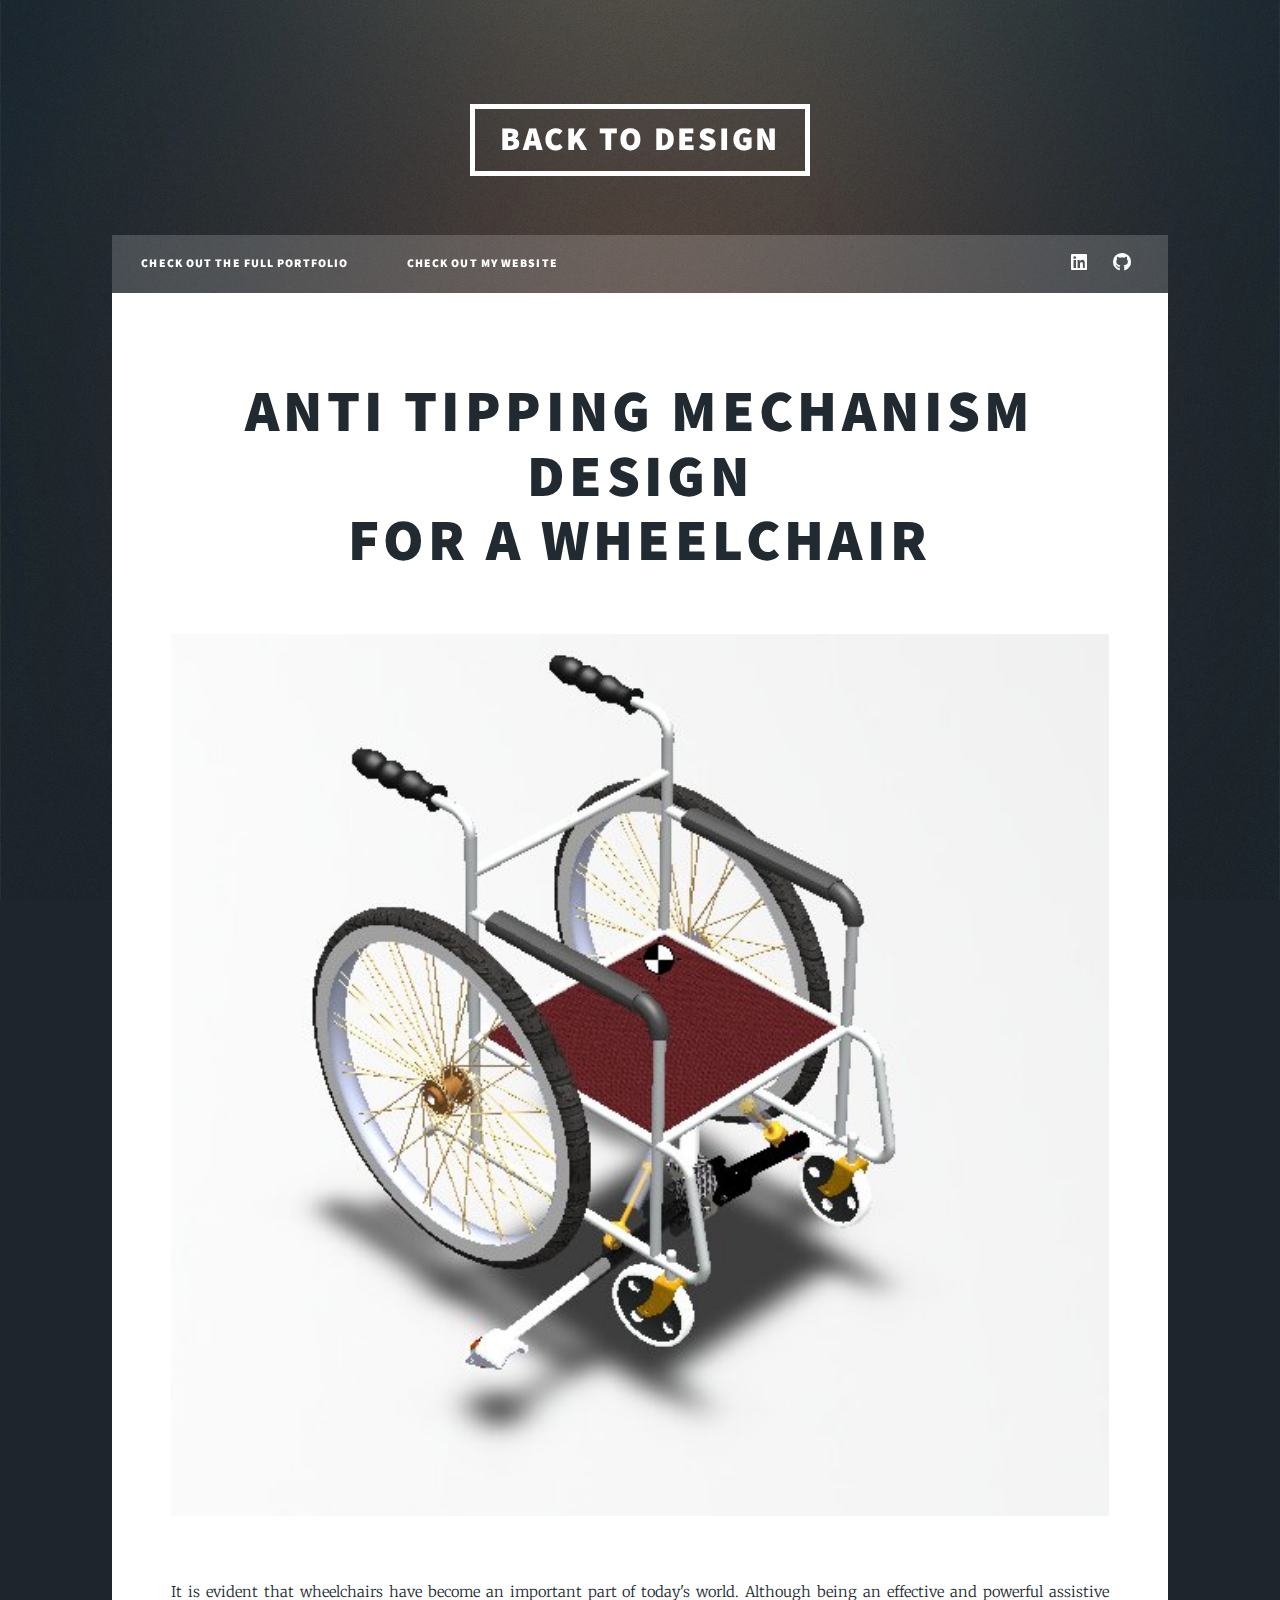
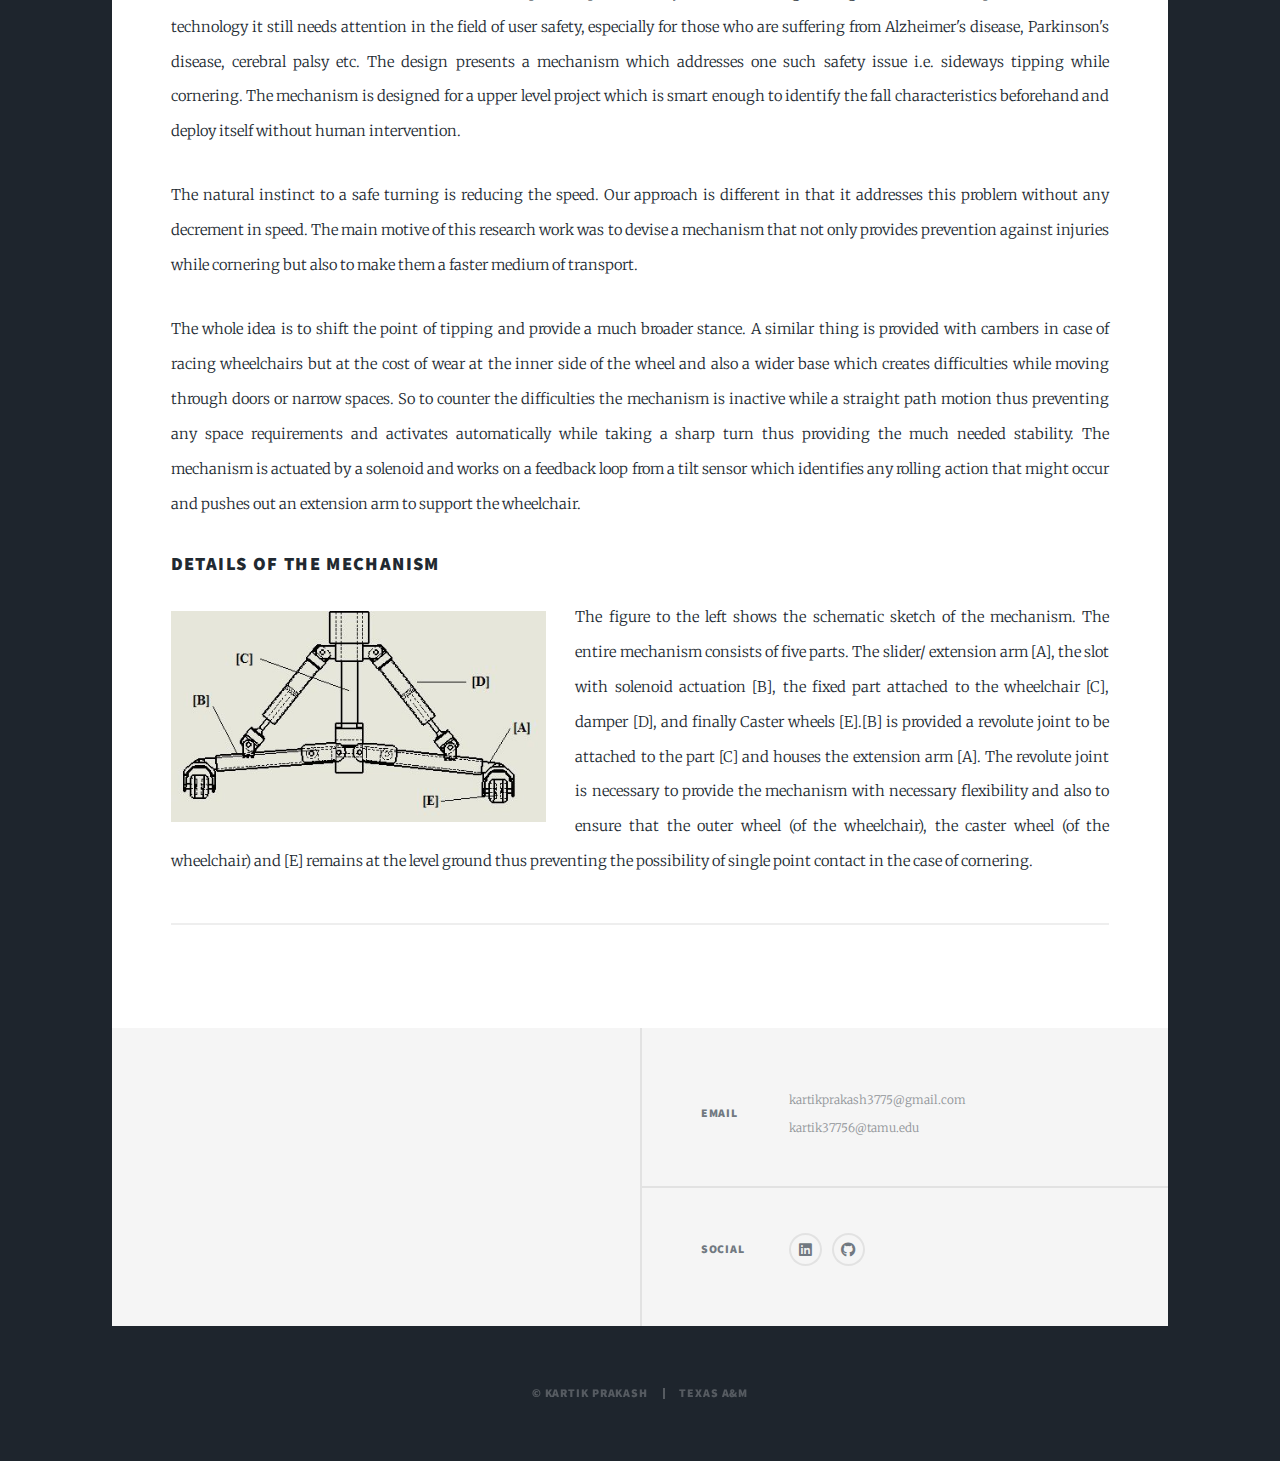
<file: Safety_Mechanism_wheelchair.html>
<!DOCTYPE HTML>
<!--
	Massively by HTML5 UP
	html5up.net | @ajlkn
	Free for personal and commercial use under the CCA 3.0 license (html5up.net/license)
-->
<html>
	<head>
		<title>Kartik Prakash</title>
		<meta charset="utf-8" />
		<meta name="viewport" content="width=device-width, initial-scale=1, user-scalable=no" />
		<link rel="stylesheet" href="assets/css/default_main.css" />
		<noscript><link rel="stylesheet" href="assets/css/default_noscript.css" /></noscript>
	</head>
	<body class="is-preload">

		<!-- Wrapper -->
			<div id="wrapper">

				<!-- Header -->
					<header id="header">
						<a href="design.html" class="logo">back to DESIGN</a>
					</header>

				<!-- Nav -->
				<nav id="nav">
					<ul class="links">
						<li><a href="index.html#portfolio">Check out the full Portfolio</a></li>
						<li><a href="index.html">Check out my website</a></li>
						<!-- <li class="active"><a href="Safety_Mechanism_wheelchair.html">Current Project</a></li> -->
					</ul>
					<ul class="icons">
						<li><a href="#" class="icon brands fa-linkedin"><span class="label">Instagram</span></a></li>
						<li><a href="#" class="icon brands fa-github"><span class="label">GitHub</span></a></li>
					</ul>
				</nav>

				<!-- Main -->
					<div id="main">

						<!-- Post -->
							<section class="post">
								<header class="major">
									<!-- <span class="date">April 25, 2017</span> -->
									<h1>Anti Tipping Mechanism Design<br />
									for a wheelchair</h1>
									<!-- <p>An environment friendly modular design for a toothbrush</p> -->
								</header>
								<div class="image main"><img src="images/iit_madras.jpg" alt="" /></div>
								<p>It is evident that wheelchairs have become an
								important part of today&#39;s world. Although
								being an effective and powerful assistive
								technology it still needs attention in the field of
								user safety, especially for those who are
								suffering from Alzheimer&#39;s disease,
								Parkinson&#39;s disease, cerebral palsy etc. The
								design presents a mechanism which
								addresses one such safety issue i.e. sideways
								tipping while cornering. The mechanism is designed
								for a upper level project which is
								smart enough to identify the fall
								characteristics beforehand and deploy itself
								without human intervention.</p>

								<p>The natural instinct to a safe turning is
								reducing the speed. Our approach is different
								in that it addresses this problem without any
								decrement in speed. The main motive of this
								research work was to devise a mechanism
								that not only provides prevention against
								injuries while cornering but also to make
								them a faster medium of transport.</p>

								<p>The whole idea is to shift the point of tipping
								and provide a much broader stance. A similar
								thing is provided with cambers in case of
								racing wheelchairs but at the cost of wear at
								the inner side of the wheel and also a wider
								base which creates difficulties while moving
								through doors or narrow spaces.
								So to counter the difficulties the mechanism
								is inactive while a straight path motion thus
								preventing any space requirements and
								activates automatically while taking a sharp
								turn thus providing the much needed stability.
								The mechanism is actuated by a solenoid and
								works on a feedback loop from a tilt sensor
								which identifies any rolling action that might
								occur and pushes out an extension arm to
								support the wheelchair.</p>

								<h3>Details of the Mechanism</h3>
									<p><span class="image left"><img src="images/frontmech.jpg" alt="" /></span>The figure to the left shows the schematic
									sketch of the mechanism. The entire mechanism consists of five
									parts. The slider/ extension arm [A], the slot
									with solenoid actuation [B], the fixed part
									attached to the wheelchair [C], damper [D],
									and finally Caster wheels [E].[B] is provided a revolute joint to be attached to
									the part [C] and houses the extension arm [A].
									The revolute joint is necessary to provide the
									mechanism with necessary flexibility and also to
									ensure that the outer wheel (of the wheelchair),
									the caster wheel (of the wheelchair) and [E]
									remains at the level ground thus preventing the
									possibility of single point contact in the case of
									cornering.</p>

								<hr />

							</section>
							<!-- <ul class="actions stacked">
												<li><a href="https://www.flipsnack.com/kartikcatalogue/toothbrush.html" class="button primary fit">CHECK OUT THE FULL PROJECT HERE!</a></li>
							</ul> -->

					</div>

				<!-- Footer -->
					<footer id="footer">
						<section>
							<!-- <form method="post" action="#">
								<div class="fields">
									<div class="field">
										<label for="name">Name</label>
										<input type="text" name="name" id="name" />
									</div>
									<div class="field">
										<label for="email">Email</label>
										<input type="text" name="email" id="email" />
									</div>
									<div class="field">
										<label for="message">Message</label>
										<textarea name="message" id="message" rows="3"></textarea>
									</div>
								</div>
								<ul class="actions">
									<li><input type="submit" value="Send Message" /></li>
								</ul>
							</form> -->
						</section>
						<section class="split contact">
							<!-- <section class="alt">
								<h3>Address</h3>
								<p>1234 Somewhere Road #87257<br />
								Nashville, TN 00000-0000</p>
							</section> -->
							<!-- <section>
								<h3>Phone</h3>
								<p><a href="#">(000) 000-0000</a></p>
							</section> -->
							<section>
								<h3>Email</h3>
								<p>kartikprakash3775@gmail.com <br />
								kartik37756@tamu.edu</p>
							</section>
							<section>
								<h3>Social</h3>
								<ul class="icons alt">
									<!-- <li><a href="#" class="icon brands alt fa-twitter"><span class="label">Twitter</span></a></li>
									<li><a href="#" class="icon brands alt fa-facebook-f"><span class="label">Facebook</span></a></li> -->
									<li><a href="https://www.linkedin.com/in/kartik-prakash123/" class="icon brands alt fa-linkedin"><span class="label">Instagram</span></a></li>
									<li><a href="https://github.com/karry3775/" class="icon brands alt fa-github"><span class="label">GitHub</span></a></li>
								</ul>
							</section>
						</section>
					</footer>

				<!-- Copyright -->
					<div id="copyright">
						<ul><li>&copy; Kartik Prakash</li><li>Texas A&M</li></ul>
					</div>

			</div>

		<!-- Scripts -->
			<script src="assets/js/jquery.min.js"></script>
			<script src="assets/js/jquery.scrollex.min.js"></script>
			<script src="assets/js/jquery.scrolly.min.js"></script>
			<script src="assets/js/browser.min.js"></script>
			<script src="assets/js/breakpoints.min.js"></script>
			<script src="assets/js/util.js"></script>
			<script src="assets/js/main.js"></script>

	</body>
</html>
</file>
<file: assets/css/default_main.css>
@import url(fontawesome-all.min.css);
@import url("https://fonts.googleapis.com/css?family=Merriweather:300,700,300italic,700italic|Source+Sans+Pro:900");

/*
	Massively by HTML5 UP
	html5up.net | @ajlkn
	Free for personal and commercial use under the CCA 3.0 license (html5up.net/license)
*/

html, body, div, span, applet, object,
iframe, h1, h2, h3, h4, h5, h6, p, blockquote,
pre, a, abbr, acronym, address, big, cite,
code, del, dfn, em, img, ins, kbd, q, s, samp,
small, strike, strong, sub, sup, tt, var, b,
u, i, center, dl, dt, dd, ol, ul, li, fieldset,
form, label, legend, table, caption, tbody,
tfoot, thead, tr, th, td, article, aside,
canvas, details, embed, figure, figcaption,
footer, header, hgroup, menu, nav, output, ruby,
section, summary, time, mark, audio, video {
	margin: 0;
	padding: 0;
	border: 0;
	font-size: 100%;
	font: inherit;
	vertical-align: baseline;}

article, aside, details, figcaption, figure,
footer, header, hgroup, menu, nav, section {
	display: block;}

body {
	line-height: 1;
}

ol, ul {
	list-style: none;
}

blockquote, q {
	quotes: none;
}

	blockquote:before, blockquote:after, q:before, q:after {
		content: '';
		content: none;
	}

table {
	border-collapse: collapse;
	border-spacing: 0;
}

body {
	-webkit-text-size-adjust: none;
}

mark {
	background-color: transparent;
	color: inherit;
}

input::-moz-focus-inner {
	border: 0;
	padding: 0;
}

input, select, textarea {
	-moz-appearance: none;
	-webkit-appearance: none;
	-ms-appearance: none;
	appearance: none;
}

/* Basic */

	@-ms-viewport {
		width: device-width;
	}

	body {
		-ms-overflow-style: scrollbar;
	}

	@media screen and (max-width: 480px) {

		html, body {
			min-width: 320px;
		}

	}

	html {
		box-sizing: border-box;
	}

	*, *:before, *:after {
		box-sizing: inherit;
	}

	body {
		background-color: #1e252d;
	}

		body.is-preload *, body.is-preload *:before, body.is-preload *:after {
			-moz-animation: none !important;
			-webkit-animation: none !important;
			-ms-animation: none !important;
			animation: none !important;
			-moz-transition: none !important;
			-webkit-transition: none !important;
			-ms-transition: none !important;
			transition: none !important;
		}

/* Type */

	html {
		font-size: 16pt;
	}

		@media screen and (max-width: 1680px) {

			html {
				font-size: 12pt;
			}

		}

		@media screen and (max-width: 1280px) {

			html {
				font-size: 11pt;
			}

		}

		@media screen and (max-width: 360px) {

			html {
				font-size: 10pt;
			}

		}

	body {
		color: #212931;
	}

	body, input, select, textarea {
		font-family: "Merriweather", Georgia, serif;
		font-weight: 300;
		font-size: 1rem;
		line-height: 2.375;
	}

	a {
		-moz-transition: color 0.2s ease-in-out, background-color 0.2s ease-in-out, border-color 0.2s ease-in-out, box-shadow 0.2s ease-in-out;
		-webkit-transition: color 0.2s ease-in-out, background-color 0.2s ease-in-out, border-color 0.2s ease-in-out, box-shadow 0.2s ease-in-out;
		-ms-transition: color 0.2s ease-in-out, background-color 0.2s ease-in-out, border-color 0.2s ease-in-out, box-shadow 0.2s ease-in-out;
		transition: color 0.2s ease-in-out, background-color 0.2s ease-in-out, border-color 0.2s ease-in-out, box-shadow 0.2s ease-in-out;
		border-bottom: dotted 1px;
		text-decoration: none;
	}

		a:hover {
			border-bottom-color: transparent;
		}

	strong, b {
		font-weight: 600;
	}

	em, i {
		font-style: italic;
	}

	p {
		text-align: justify;
		margin: 0 0 2rem 0;
	}

	h1, h2, h3, h4, h5, h6 {
		font-family: "Source Sans Pro", Helvetica, sans-serif;
		font-weight: 900;
		line-height: 1.5;
		letter-spacing: 0.075em;
		text-transform: uppercase;
		margin: 0 0 1rem 0;
	}

		h1 a, h2 a, h3 a, h4 a, h5 a, h6 a {
			border-bottom: 0;
			color: inherit;
			text-decoration: none;
		}

	h1 {
		font-size: 4rem;
		line-height: 1.1;
		margin: 0 0 2rem 0;
	}

	h2 {
		font-size: 1.75rem;
		line-height: 1.3;
		margin: 0 0 1.5rem 0;
	}

	h3 {
		font-size: 1.25rem;
		margin: 0 0 1.5rem 0;
	}

	h4 {
		font-size: 1rem;
	}

	h5 {
		font-size: 0.9rem;
	}

	h6 {
		font-size: 0.8rem;
	}

	sub {
		font-size: 0.8rem;
		position: relative;
		top: 0.5rem;
	}

	sup {
		font-size: 0.8rem;
		position: relative;
		top: -0.5rem;
	}

	blockquote {
		border-left: solid 4px;
		font-style: italic;
		margin: 0 0 2rem 0;
		padding: 0.5rem 0 0.5rem 2rem;
	}

	code {
		border: solid 2px;
		font-family: "Courier New", monospace;
		font-size: 0.9rem;
		margin: 0 0.25rem;
		padding: 0.25rem 0.65rem;
	}

	pre {
		-webkit-overflow-scrolling: touch;
		font-family: "Courier New", monospace;
		font-size: 0.9rem;
		margin: 0 0 2rem 0;
	}

		pre code {
			display: block;
			line-height: 1.75;
			padding: 1rem 1.5rem;
			overflow-x: auto;
		}

	hr {
		border: 0;
		border-bottom: solid 2px;
		margin: 3rem 0;
	}

		hr.major {
			margin: 5rem 0;
		}

	.align-left {
		text-align: left;
	}

	.align-center {
		text-align: center;
	}

	.align-right {
		text-align: right;
	}

	input, select, textarea {
		color: #212931;
	}

	a {
		color: #212931;
		border-bottom-color: rgba(33, 41, 49, 0.5);
	}

		a:hover {
			border-bottom-color: transparent;
			color: #18bfef !important;
		}

	strong, b {
		color: #212931;
	}

	h1, h2, h3, h4, h5, h6 {
		color: #212931;
	}

	blockquote {
		border-left-color: #eeeeee;
	}

	code {
		background: rgba(220, 220, 220, 0.25);
		border-color: #eeeeee;
	}

	hr {
		border-bottom-color: #eeeeee;
	}

/* Row */

	.row {
		display: flex;
		flex-wrap: wrap;
		box-sizing: border-box;
		align-items: stretch;
	}

		.row > * {
			box-sizing: border-box;
		}

		.row.gtr-uniform > * > :last-child {
			margin-bottom: 0;
		}

		.row.aln-left {
			justify-content: flex-start;
		}

		.row.aln-center {
			justify-content: center;
		}

		.row.aln-right {
			justify-content: flex-end;
		}

		.row.aln-top {
			align-items: flex-start;
		}

		.row.aln-middle {
			align-items: center;
		}

		.row.aln-bottom {
			align-items: flex-end;
		}

		.row > .imp {
			order: -1;
		}

		.row > .col-1 {
			width: 8.33333%;
		}

		.row > .off-1 {
			margin-left: 8.33333%;
		}

		.row > .col-2 {
			width: 16.66667%;
		}

		.row > .off-2 {
			margin-left: 16.66667%;
		}

		.row > .col-3 {
			width: 25%;
		}

		.row > .off-3 {
			margin-left: 25%;
		}

		.row > .col-4 {
			width: 33.33333%;
		}

		.row > .off-4 {
			margin-left: 33.33333%;
		}

		.row > .col-5 {
			width: 41.66667%;
		}

		.row > .off-5 {
			margin-left: 41.66667%;
		}

		.row > .col-6 {
			width: 50%;
		}

		.row > .off-6 {
			margin-left: 50%;
		}

		.row > .col-7 {
			width: 58.33333%;
		}

		.row > .off-7 {
			margin-left: 58.33333%;
		}

		.row > .col-8 {
			width: 66.66667%;
		}

		.row > .off-8 {
			margin-left: 66.66667%;
		}

		.row > .col-9 {
			width: 75%;
		}

		.row > .off-9 {
			margin-left: 75%;
		}

		.row > .col-10 {
			width: 83.33333%;
		}

		.row > .off-10 {
			margin-left: 83.33333%;
		}

		.row > .col-11 {
			width: 91.66667%;
		}

		.row > .off-11 {
			margin-left: 91.66667%;
		}

		.row > .col-12 {
			width: 100%;
		}

		.row > .off-12 {
			margin-left: 100%;
		}

		.row.gtr-0 {
			margin-top: 0;
			margin-left: 0rem;
		}

			.row.gtr-0 > * {
				padding: 0 0 0 0rem;
			}

			.row.gtr-0.gtr-uniform {
				margin-top: 0rem;
			}

				.row.gtr-0.gtr-uniform > * {
					padding-top: 0rem;
				}

		.row.gtr-25 {
			margin-top: 0;
			margin-left: -0.375rem;
		}

			.row.gtr-25 > * {
				padding: 0 0 0 0.375rem;
			}

			.row.gtr-25.gtr-uniform {
				margin-top: -0.375rem;
			}

				.row.gtr-25.gtr-uniform > * {
					padding-top: 0.375rem;
				}

		.row.gtr-50 {
			margin-top: 0;
			margin-left: -0.75rem;
		}

			.row.gtr-50 > * {
				padding: 0 0 0 0.75rem;
			}

			.row.gtr-50.gtr-uniform {
				margin-top: -0.75rem;
			}

				.row.gtr-50.gtr-uniform > * {
					padding-top: 0.75rem;
				}

		.row {
			margin-top: 0;
			margin-left: -1.5rem;
		}

			.row > * {
				padding: 0 0 0 1.5rem;
			}

			.row.gtr-uniform {
				margin-top: -1.5rem;
			}

				.row.gtr-uniform > * {
					padding-top: 1.5rem;
				}

		.row.gtr-150 {
			margin-top: 0;
			margin-left: -2.25rem;
		}

			.row.gtr-150 > * {
				padding: 0 0 0 2.25rem;
			}

			.row.gtr-150.gtr-uniform {
				margin-top: -2.25rem;
			}

				.row.gtr-150.gtr-uniform > * {
					padding-top: 2.25rem;
				}

		.row.gtr-200 {
			margin-top: 0;
			margin-left: -3rem;
		}

			.row.gtr-200 > * {
				padding: 0 0 0 3rem;
			}

			.row.gtr-200.gtr-uniform {
				margin-top: -3rem;
			}

				.row.gtr-200.gtr-uniform > * {
					padding-top: 3rem;
				}

		@media screen and (max-width: 1680px) {

			.row {
				display: flex;
				flex-wrap: wrap;
				box-sizing: border-box;
				align-items: stretch;
			}

				.row > * {
					box-sizing: border-box;
				}

				.row.gtr-uniform > * > :last-child {
					margin-bottom: 0;
				}

				.row.aln-left {
					justify-content: flex-start;
				}

				.row.aln-center {
					justify-content: center;
				}

				.row.aln-right {
					justify-content: flex-end;
				}

				.row.aln-top {
					align-items: flex-start;
				}

				.row.aln-middle {
					align-items: center;
				}

				.row.aln-bottom {
					align-items: flex-end;
				}

				.row > .imp-xlarge {
					order: -1;
				}

				.row > .col-1-xlarge {
					width: 8.33333%;
				}

				.row > .off-1-xlarge {
					margin-left: 8.33333%;
				}

				.row > .col-2-xlarge {
					width: 16.66667%;
				}

				.row > .off-2-xlarge {
					margin-left: 16.66667%;
				}

				.row > .col-3-xlarge {
					width: 25%;
				}

				.row > .off-3-xlarge {
					margin-left: 25%;
				}

				.row > .col-4-xlarge {
					width: 33.33333%;
				}

				.row > .off-4-xlarge {
					margin-left: 33.33333%;
				}

				.row > .col-5-xlarge {
					width: 41.66667%;
				}

				.row > .off-5-xlarge {
					margin-left: 41.66667%;
				}

				.row > .col-6-xlarge {
					width: 50%;
				}

				.row > .off-6-xlarge {
					margin-left: 50%;
				}

				.row > .col-7-xlarge {
					width: 58.33333%;
				}

				.row > .off-7-xlarge {
					margin-left: 58.33333%;
				}

				.row > .col-8-xlarge {
					width: 66.66667%;
				}

				.row > .off-8-xlarge {
					margin-left: 66.66667%;
				}

				.row > .col-9-xlarge {
					width: 75%;
				}

				.row > .off-9-xlarge {
					margin-left: 75%;
				}

				.row > .col-10-xlarge {
					width: 83.33333%;
				}

				.row > .off-10-xlarge {
					margin-left: 83.33333%;
				}

				.row > .col-11-xlarge {
					width: 91.66667%;
				}

				.row > .off-11-xlarge {
					margin-left: 91.66667%;
				}

				.row > .col-12-xlarge {
					width: 100%;
				}

				.row > .off-12-xlarge {
					margin-left: 100%;
				}

				.row.gtr-0 {
					margin-top: 0;
					margin-left: 0rem;
				}

					.row.gtr-0 > * {
						padding: 0 0 0 0rem;
					}

					.row.gtr-0.gtr-uniform {
						margin-top: 0rem;
					}

						.row.gtr-0.gtr-uniform > * {
							padding-top: 0rem;
						}

				.row.gtr-25 {
					margin-top: 0;
					margin-left: -0.375rem;
				}

					.row.gtr-25 > * {
						padding: 0 0 0 0.375rem;
					}

					.row.gtr-25.gtr-uniform {
						margin-top: -0.375rem;
					}

						.row.gtr-25.gtr-uniform > * {
							padding-top: 0.375rem;
						}

				.row.gtr-50 {
					margin-top: 0;
					margin-left: -0.75rem;
				}

					.row.gtr-50 > * {
						padding: 0 0 0 0.75rem;
					}

					.row.gtr-50.gtr-uniform {
						margin-top: -0.75rem;
					}

						.row.gtr-50.gtr-uniform > * {
							padding-top: 0.75rem;
						}

				.row {
					margin-top: 0;
					margin-left: -1.5rem;
				}

					.row > * {
						padding: 0 0 0 1.5rem;
					}

					.row.gtr-uniform {
						margin-top: -1.5rem;
					}

						.row.gtr-uniform > * {
							padding-top: 1.5rem;
						}

				.row.gtr-150 {
					margin-top: 0;
					margin-left: -2.25rem;
				}

					.row.gtr-150 > * {
						padding: 0 0 0 2.25rem;
					}

					.row.gtr-150.gtr-uniform {
						margin-top: -2.25rem;
					}

						.row.gtr-150.gtr-uniform > * {
							padding-top: 2.25rem;
						}

				.row.gtr-200 {
					margin-top: 0;
					margin-left: -3rem;
				}

					.row.gtr-200 > * {
						padding: 0 0 0 3rem;
					}

					.row.gtr-200.gtr-uniform {
						margin-top: -3rem;
					}

						.row.gtr-200.gtr-uniform > * {
							padding-top: 3rem;
						}

		}

		@media screen and (max-width: 1280px) {

			.row {
				display: flex;
				flex-wrap: wrap;
				box-sizing: border-box;
				align-items: stretch;
			}

				.row > * {
					box-sizing: border-box;
				}

				.row.gtr-uniform > * > :last-child {
					margin-bottom: 0;
				}

				.row.aln-left {
					justify-content: flex-start;
				}

				.row.aln-center {
					justify-content: center;
				}

				.row.aln-right {
					justify-content: flex-end;
				}

				.row.aln-top {
					align-items: flex-start;
				}

				.row.aln-middle {
					align-items: center;
				}

				.row.aln-bottom {
					align-items: flex-end;
				}

				.row > .imp-large {
					order: -1;
				}

				.row > .col-1-large {
					width: 8.33333%;
				}

				.row > .off-1-large {
					margin-left: 8.33333%;
				}

				.row > .col-2-large {
					width: 16.66667%;
				}

				.row > .off-2-large {
					margin-left: 16.66667%;
				}

				.row > .col-3-large {
					width: 25%;
				}

				.row > .off-3-large {
					margin-left: 25%;
				}

				.row > .col-4-large {
					width: 33.33333%;
				}

				.row > .off-4-large {
					margin-left: 33.33333%;
				}

				.row > .col-5-large {
					width: 41.66667%;
				}

				.row > .off-5-large {
					margin-left: 41.66667%;
				}

				.row > .col-6-large {
					width: 50%;
				}

				.row > .off-6-large {
					margin-left: 50%;
				}

				.row > .col-7-large {
					width: 58.33333%;
				}

				.row > .off-7-large {
					margin-left: 58.33333%;
				}

				.row > .col-8-large {
					width: 66.66667%;
				}

				.row > .off-8-large {
					margin-left: 66.66667%;
				}

				.row > .col-9-large {
					width: 75%;
				}

				.row > .off-9-large {
					margin-left: 75%;
				}

				.row > .col-10-large {
					width: 83.33333%;
				}

				.row > .off-10-large {
					margin-left: 83.33333%;
				}

				.row > .col-11-large {
					width: 91.66667%;
				}

				.row > .off-11-large {
					margin-left: 91.66667%;
				}

				.row > .col-12-large {
					width: 100%;
				}

				.row > .off-12-large {
					margin-left: 100%;
				}

				.row.gtr-0 {
					margin-top: 0;
					margin-left: 0rem;
				}

					.row.gtr-0 > * {
						padding: 0 0 0 0rem;
					}

					.row.gtr-0.gtr-uniform {
						margin-top: 0rem;
					}

						.row.gtr-0.gtr-uniform > * {
							padding-top: 0rem;
						}

				.row.gtr-25 {
					margin-top: 0;
					margin-left: -0.375rem;
				}

					.row.gtr-25 > * {
						padding: 0 0 0 0.375rem;
					}

					.row.gtr-25.gtr-uniform {
						margin-top: -0.375rem;
					}

						.row.gtr-25.gtr-uniform > * {
							padding-top: 0.375rem;
						}

				.row.gtr-50 {
					margin-top: 0;
					margin-left: -0.75rem;
				}

					.row.gtr-50 > * {
						padding: 0 0 0 0.75rem;
					}

					.row.gtr-50.gtr-uniform {
						margin-top: -0.75rem;
					}

						.row.gtr-50.gtr-uniform > * {
							padding-top: 0.75rem;
						}

				.row {
					margin-top: 0;
					margin-left: -1.5rem;
				}

					.row > * {
						padding: 0 0 0 1.5rem;
					}

					.row.gtr-uniform {
						margin-top: -1.5rem;
					}

						.row.gtr-uniform > * {
							padding-top: 1.5rem;
						}

				.row.gtr-150 {
					margin-top: 0;
					margin-left: -2.25rem;
				}

					.row.gtr-150 > * {
						padding: 0 0 0 2.25rem;
					}

					.row.gtr-150.gtr-uniform {
						margin-top: -2.25rem;
					}

						.row.gtr-150.gtr-uniform > * {
							padding-top: 2.25rem;
						}

				.row.gtr-200 {
					margin-top: 0;
					margin-left: -3rem;
				}

					.row.gtr-200 > * {
						padding: 0 0 0 3rem;
					}

					.row.gtr-200.gtr-uniform {
						margin-top: -3rem;
					}

						.row.gtr-200.gtr-uniform > * {
							padding-top: 3rem;
						}

		}

		@media screen and (max-width: 980px) {

			.row {
				display: flex;
				flex-wrap: wrap;
				box-sizing: border-box;
				align-items: stretch;
			}

				.row > * {
					box-sizing: border-box;
				}

				.row.gtr-uniform > * > :last-child {
					margin-bottom: 0;
				}

				.row.aln-left {
					justify-content: flex-start;
				}

				.row.aln-center {
					justify-content: center;
				}

				.row.aln-right {
					justify-content: flex-end;
				}

				.row.aln-top {
					align-items: flex-start;
				}

				.row.aln-middle {
					align-items: center;
				}

				.row.aln-bottom {
					align-items: flex-end;
				}

				.row > .imp-medium {
					order: -1;
				}

				.row > .col-1-medium {
					width: 8.33333%;
				}

				.row > .off-1-medium {
					margin-left: 8.33333%;
				}

				.row > .col-2-medium {
					width: 16.66667%;
				}

				.row > .off-2-medium {
					margin-left: 16.66667%;
				}

				.row > .col-3-medium {
					width: 25%;
				}

				.row > .off-3-medium {
					margin-left: 25%;
				}

				.row > .col-4-medium {
					width: 33.33333%;
				}

				.row > .off-4-medium {
					margin-left: 33.33333%;
				}

				.row > .col-5-medium {
					width: 41.66667%;
				}

				.row > .off-5-medium {
					margin-left: 41.66667%;
				}

				.row > .col-6-medium {
					width: 50%;
				}

				.row > .off-6-medium {
					margin-left: 50%;
				}

				.row > .col-7-medium {
					width: 58.33333%;
				}

				.row > .off-7-medium {
					margin-left: 58.33333%;
				}

				.row > .col-8-medium {
					width: 66.66667%;
				}

				.row > .off-8-medium {
					margin-left: 66.66667%;
				}

				.row > .col-9-medium {
					width: 75%;
				}

				.row > .off-9-medium {
					margin-left: 75%;
				}

				.row > .col-10-medium {
					width: 83.33333%;
				}

				.row > .off-10-medium {
					margin-left: 83.33333%;
				}

				.row > .col-11-medium {
					width: 91.66667%;
				}

				.row > .off-11-medium {
					margin-left: 91.66667%;
				}

				.row > .col-12-medium {
					width: 100%;
				}

				.row > .off-12-medium {
					margin-left: 100%;
				}

				.row.gtr-0 {
					margin-top: 0;
					margin-left: 0rem;
				}

					.row.gtr-0 > * {
						padding: 0 0 0 0rem;
					}

					.row.gtr-0.gtr-uniform {
						margin-top: 0rem;
					}

						.row.gtr-0.gtr-uniform > * {
							padding-top: 0rem;
						}

				.row.gtr-25 {
					margin-top: 0;
					margin-left: -0.375rem;
				}

					.row.gtr-25 > * {
						padding: 0 0 0 0.375rem;
					}

					.row.gtr-25.gtr-uniform {
						margin-top: -0.375rem;
					}

						.row.gtr-25.gtr-uniform > * {
							padding-top: 0.375rem;
						}

				.row.gtr-50 {
					margin-top: 0;
					margin-left: -0.75rem;
				}

					.row.gtr-50 > * {
						padding: 0 0 0 0.75rem;
					}

					.row.gtr-50.gtr-uniform {
						margin-top: -0.75rem;
					}

						.row.gtr-50.gtr-uniform > * {
							padding-top: 0.75rem;
						}

				.row {
					margin-top: 0;
					margin-left: -1.5rem;
				}

					.row > * {
						padding: 0 0 0 1.5rem;
					}

					.row.gtr-uniform {
						margin-top: -1.5rem;
					}

						.row.gtr-uniform > * {
							padding-top: 1.5rem;
						}

				.row.gtr-150 {
					margin-top: 0;
					margin-left: -2.25rem;
				}

					.row.gtr-150 > * {
						padding: 0 0 0 2.25rem;
					}

					.row.gtr-150.gtr-uniform {
						margin-top: -2.25rem;
					}

						.row.gtr-150.gtr-uniform > * {
							padding-top: 2.25rem;
						}

				.row.gtr-200 {
					margin-top: 0;
					margin-left: -3rem;
				}

					.row.gtr-200 > * {
						padding: 0 0 0 3rem;
					}

					.row.gtr-200.gtr-uniform {
						margin-top: -3rem;
					}

						.row.gtr-200.gtr-uniform > * {
							padding-top: 3rem;
						}

		}

		@media screen and (max-width: 736px) {

			.row {
				display: flex;
				flex-wrap: wrap;
				box-sizing: border-box;
				align-items: stretch;
			}

				.row > * {
					box-sizing: border-box;
				}

				.row.gtr-uniform > * > :last-child {
					margin-bottom: 0;
				}

				.row.aln-left {
					justify-content: flex-start;
				}

				.row.aln-center {
					justify-content: center;
				}

				.row.aln-right {
					justify-content: flex-end;
				}

				.row.aln-top {
					align-items: flex-start;
				}

				.row.aln-middle {
					align-items: center;
				}

				.row.aln-bottom {
					align-items: flex-end;
				}

				.row > .imp-small {
					order: -1;
				}

				.row > .col-1-small {
					width: 8.33333%;
				}

				.row > .off-1-small {
					margin-left: 8.33333%;
				}

				.row > .col-2-small {
					width: 16.66667%;
				}

				.row > .off-2-small {
					margin-left: 16.66667%;
				}

				.row > .col-3-small {
					width: 25%;
				}

				.row > .off-3-small {
					margin-left: 25%;
				}

				.row > .col-4-small {
					width: 33.33333%;
				}

				.row > .off-4-small {
					margin-left: 33.33333%;
				}

				.row > .col-5-small {
					width: 41.66667%;
				}

				.row > .off-5-small {
					margin-left: 41.66667%;
				}

				.row > .col-6-small {
					width: 50%;
				}

				.row > .off-6-small {
					margin-left: 50%;
				}

				.row > .col-7-small {
					width: 58.33333%;
				}

				.row > .off-7-small {
					margin-left: 58.33333%;
				}

				.row > .col-8-small {
					width: 66.66667%;
				}

				.row > .off-8-small {
					margin-left: 66.66667%;
				}

				.row > .col-9-small {
					width: 75%;
				}

				.row > .off-9-small {
					margin-left: 75%;
				}

				.row > .col-10-small {
					width: 83.33333%;
				}

				.row > .off-10-small {
					margin-left: 83.33333%;
				}

				.row > .col-11-small {
					width: 91.66667%;
				}

				.row > .off-11-small {
					margin-left: 91.66667%;
				}

				.row > .col-12-small {
					width: 100%;
				}

				.row > .off-12-small {
					margin-left: 100%;
				}

				.row.gtr-0 {
					margin-top: 0;
					margin-left: 0rem;
				}

					.row.gtr-0 > * {
						padding: 0 0 0 0rem;
					}

					.row.gtr-0.gtr-uniform {
						margin-top: 0rem;
					}

						.row.gtr-0.gtr-uniform > * {
							padding-top: 0rem;
						}

				.row.gtr-25 {
					margin-top: 0;
					margin-left: -0.375rem;
				}

					.row.gtr-25 > * {
						padding: 0 0 0 0.375rem;
					}

					.row.gtr-25.gtr-uniform {
						margin-top: -0.375rem;
					}

						.row.gtr-25.gtr-uniform > * {
							padding-top: 0.375rem;
						}

				.row.gtr-50 {
					margin-top: 0;
					margin-left: -0.75rem;
				}

					.row.gtr-50 > * {
						padding: 0 0 0 0.75rem;
					}

					.row.gtr-50.gtr-uniform {
						margin-top: -0.75rem;
					}

						.row.gtr-50.gtr-uniform > * {
							padding-top: 0.75rem;
						}

				.row {
					margin-top: 0;
					margin-left: -1.5rem;
				}

					.row > * {
						padding: 0 0 0 1.5rem;
					}

					.row.gtr-uniform {
						margin-top: -1.5rem;
					}

						.row.gtr-uniform > * {
							padding-top: 1.5rem;
						}

				.row.gtr-150 {
					margin-top: 0;
					margin-left: -2.25rem;
				}

					.row.gtr-150 > * {
						padding: 0 0 0 2.25rem;
					}

					.row.gtr-150.gtr-uniform {
						margin-top: -2.25rem;
					}

						.row.gtr-150.gtr-uniform > * {
							padding-top: 2.25rem;
						}

				.row.gtr-200 {
					margin-top: 0;
					margin-left: -3rem;
				}

					.row.gtr-200 > * {
						padding: 0 0 0 3rem;
					}

					.row.gtr-200.gtr-uniform {
						margin-top: -3rem;
					}

						.row.gtr-200.gtr-uniform > * {
							padding-top: 3rem;
						}

		}

		@media screen and (max-width: 480px) {

			.row {
				display: flex;
				flex-wrap: wrap;
				box-sizing: border-box;
				align-items: stretch;
			}

				.row > * {
					box-sizing: border-box;
				}

				.row.gtr-uniform > * > :last-child {
					margin-bottom: 0;
				}

				.row.aln-left {
					justify-content: flex-start;
				}

				.row.aln-center {
					justify-content: center;
				}

				.row.aln-right {
					justify-content: flex-end;
				}

				.row.aln-top {
					align-items: flex-start;
				}

				.row.aln-middle {
					align-items: center;
				}

				.row.aln-bottom {
					align-items: flex-end;
				}

				.row > .imp-xsmall {
					order: -1;
				}

				.row > .col-1-xsmall {
					width: 8.33333%;
				}

				.row > .off-1-xsmall {
					margin-left: 8.33333%;
				}

				.row > .col-2-xsmall {
					width: 16.66667%;
				}

				.row > .off-2-xsmall {
					margin-left: 16.66667%;
				}

				.row > .col-3-xsmall {
					width: 25%;
				}

				.row > .off-3-xsmall {
					margin-left: 25%;
				}

				.row > .col-4-xsmall {
					width: 33.33333%;
				}

				.row > .off-4-xsmall {
					margin-left: 33.33333%;
				}

				.row > .col-5-xsmall {
					width: 41.66667%;
				}

				.row > .off-5-xsmall {
					margin-left: 41.66667%;
				}

				.row > .col-6-xsmall {
					width: 50%;
				}

				.row > .off-6-xsmall {
					margin-left: 50%;
				}

				.row > .col-7-xsmall {
					width: 58.33333%;
				}

				.row > .off-7-xsmall {
					margin-left: 58.33333%;
				}

				.row > .col-8-xsmall {
					width: 66.66667%;
				}

				.row > .off-8-xsmall {
					margin-left: 66.66667%;
				}

				.row > .col-9-xsmall {
					width: 75%;
				}

				.row > .off-9-xsmall {
					margin-left: 75%;
				}

				.row > .col-10-xsmall {
					width: 83.33333%;
				}

				.row > .off-10-xsmall {
					margin-left: 83.33333%;
				}

				.row > .col-11-xsmall {
					width: 91.66667%;
				}

				.row > .off-11-xsmall {
					margin-left: 91.66667%;
				}

				.row > .col-12-xsmall {
					width: 100%;
				}

				.row > .off-12-xsmall {
					margin-left: 100%;
				}

				.row.gtr-0 {
					margin-top: 0;
					margin-left: 0rem;
				}

					.row.gtr-0 > * {
						padding: 0 0 0 0rem;
					}

					.row.gtr-0.gtr-uniform {
						margin-top: 0rem;
					}

						.row.gtr-0.gtr-uniform > * {
							padding-top: 0rem;
						}

				.row.gtr-25 {
					margin-top: 0;
					margin-left: -0.375rem;
				}

					.row.gtr-25 > * {
						padding: 0 0 0 0.375rem;
					}

					.row.gtr-25.gtr-uniform {
						margin-top: -0.375rem;
					}

						.row.gtr-25.gtr-uniform > * {
							padding-top: 0.375rem;
						}

				.row.gtr-50 {
					margin-top: 0;
					margin-left: -0.75rem;
				}

					.row.gtr-50 > * {
						padding: 0 0 0 0.75rem;
					}

					.row.gtr-50.gtr-uniform {
						margin-top: -0.75rem;
					}

						.row.gtr-50.gtr-uniform > * {
							padding-top: 0.75rem;
						}

				.row {
					margin-top: 0;
					margin-left: -1.5rem;
				}

					.row > * {
						padding: 0 0 0 1.5rem;
					}

					.row.gtr-uniform {
						margin-top: -1.5rem;
					}

						.row.gtr-uniform > * {
							padding-top: 1.5rem;
						}

				.row.gtr-150 {
					margin-top: 0;
					margin-left: -2.25rem;
				}

					.row.gtr-150 > * {
						padding: 0 0 0 2.25rem;
					}

					.row.gtr-150.gtr-uniform {
						margin-top: -2.25rem;
					}

						.row.gtr-150.gtr-uniform > * {
							padding-top: 2.25rem;
						}

				.row.gtr-200 {
					margin-top: 0;
					margin-left: -3rem;
				}

					.row.gtr-200 > * {
						padding: 0 0 0 3rem;
					}

					.row.gtr-200.gtr-uniform {
						margin-top: -3rem;
					}

						.row.gtr-200.gtr-uniform > * {
							padding-top: 3rem;
						}

		}

		@media screen and (max-width: 360px) {

			.row {
				display: flex;
				flex-wrap: wrap;
				box-sizing: border-box;
				align-items: stretch;
			}

				.row > * {
					box-sizing: border-box;
				}

				.row.gtr-uniform > * > :last-child {
					margin-bottom: 0;
				}

				.row.aln-left {
					justify-content: flex-start;
				}

				.row.aln-center {
					justify-content: center;
				}

				.row.aln-right {
					justify-content: flex-end;
				}

				.row.aln-top {
					align-items: flex-start;
				}

				.row.aln-middle {
					align-items: center;
				}

				.row.aln-bottom {
					align-items: flex-end;
				}

				.row > .imp-xxsmall {
					order: -1;
				}

				.row > .col-1-xxsmall {
					width: 8.33333%;
				}

				.row > .off-1-xxsmall {
					margin-left: 8.33333%;
				}

				.row > .col-2-xxsmall {
					width: 16.66667%;
				}

				.row > .off-2-xxsmall {
					margin-left: 16.66667%;
				}

				.row > .col-3-xxsmall {
					width: 25%;
				}

				.row > .off-3-xxsmall {
					margin-left: 25%;
				}

				.row > .col-4-xxsmall {
					width: 33.33333%;
				}

				.row > .off-4-xxsmall {
					margin-left: 33.33333%;
				}

				.row > .col-5-xxsmall {
					width: 41.66667%;
				}

				.row > .off-5-xxsmall {
					margin-left: 41.66667%;
				}

				.row > .col-6-xxsmall {
					width: 50%;
				}

				.row > .off-6-xxsmall {
					margin-left: 50%;
				}

				.row > .col-7-xxsmall {
					width: 58.33333%;
				}

				.row > .off-7-xxsmall {
					margin-left: 58.33333%;
				}

				.row > .col-8-xxsmall {
					width: 66.66667%;
				}

				.row > .off-8-xxsmall {
					margin-left: 66.66667%;
				}

				.row > .col-9-xxsmall {
					width: 75%;
				}

				.row > .off-9-xxsmall {
					margin-left: 75%;
				}

				.row > .col-10-xxsmall {
					width: 83.33333%;
				}

				.row > .off-10-xxsmall {
					margin-left: 83.33333%;
				}

				.row > .col-11-xxsmall {
					width: 91.66667%;
				}

				.row > .off-11-xxsmall {
					margin-left: 91.66667%;
				}

				.row > .col-12-xxsmall {
					width: 100%;
				}

				.row > .off-12-xxsmall {
					margin-left: 100%;
				}

				.row.gtr-0 {
					margin-top: 0;
					margin-left: 0rem;
				}

					.row.gtr-0 > * {
						padding: 0 0 0 0rem;
					}

					.row.gtr-0.gtr-uniform {
						margin-top: 0rem;
					}

						.row.gtr-0.gtr-uniform > * {
							padding-top: 0rem;
						}

				.row.gtr-25 {
					margin-top: 0;
					margin-left: -0.375rem;
				}

					.row.gtr-25 > * {
						padding: 0 0 0 0.375rem;
					}

					.row.gtr-25.gtr-uniform {
						margin-top: -0.375rem;
					}

						.row.gtr-25.gtr-uniform > * {
							padding-top: 0.375rem;
						}

				.row.gtr-50 {
					margin-top: 0;
					margin-left: -0.75rem;
				}

					.row.gtr-50 > * {
						padding: 0 0 0 0.75rem;
					}

					.row.gtr-50.gtr-uniform {
						margin-top: -0.75rem;
					}

						.row.gtr-50.gtr-uniform > * {
							padding-top: 0.75rem;
						}

				.row {
					margin-top: 0;
					margin-left: -1.5rem;
				}

					.row > * {
						padding: 0 0 0 1.5rem;
					}

					.row.gtr-uniform {
						margin-top: -1.5rem;
					}

						.row.gtr-uniform > * {
							padding-top: 1.5rem;
						}

				.row.gtr-150 {
					margin-top: 0;
					margin-left: -2.25rem;
				}

					.row.gtr-150 > * {
						padding: 0 0 0 2.25rem;
					}

					.row.gtr-150.gtr-uniform {
						margin-top: -2.25rem;
					}

						.row.gtr-150.gtr-uniform > * {
							padding-top: 2.25rem;
						}

				.row.gtr-200 {
					margin-top: 0;
					margin-left: -3rem;
				}

					.row.gtr-200 > * {
						padding: 0 0 0 3rem;
					}

					.row.gtr-200.gtr-uniform {
						margin-top: -3rem;
					}

						.row.gtr-200.gtr-uniform > * {
							padding-top: 3rem;
						}

		}

/* Box */

	.box {
		border: solid 2px;
		margin-bottom: 2rem;
		padding: 1.5rem;
	}

		.box > :last-child,
		.box > :last-child > :last-child,
		.box > :last-child > :last-child > :last-child {
			margin-bottom: 0;
		}

		.box.alt {
			border: 0;
			border-radius: 0;
			padding: 0;
		}

	.box {
		border-color: #eeeeee;
	}

/* Button */

	input[type="submit"],
	input[type="reset"],
	input[type="button"],
	button,
	.button {
		-moz-appearance: none;
		-webkit-appearance: none;
		-ms-appearance: none;
		appearance: none;
		-moz-transition: background-color 0.2s ease-in-out, box-shadow 0.2s ease-in-out, color 0.2s ease-in-out;
		-webkit-transition: background-color 0.2s ease-in-out, box-shadow 0.2s ease-in-out, color 0.2s ease-in-out;
		-ms-transition: background-color 0.2s ease-in-out, box-shadow 0.2s ease-in-out, color 0.2s ease-in-out;
		transition: background-color 0.2s ease-in-out, box-shadow 0.2s ease-in-out, color 0.2s ease-in-out;
		border: 0;
		border-radius: 0;
		cursor: pointer;
		display: inline-block;
		font-family: "Source Sans Pro", Helvetica, sans-serif;
		font-size: 0.8rem;
		font-weight: 900;
		letter-spacing: 0.075em;
		height: 3rem;
		line-height: 3rem;
		padding: 0 2rem;
		text-align: center;
		text-decoration: none;
		text-transform: uppercase;
		white-space: nowrap;
	}

		input[type="submit"].icon:before,
		input[type="reset"].icon:before,
		input[type="button"].icon:before,
		button.icon:before,
		.button.icon:before {
			margin-right: 0.5rem;
		}

		input[type="submit"].icon.solo,
		input[type="reset"].icon.solo,
		input[type="button"].icon.solo,
		button.icon.solo,
		.button.icon.solo {
			position: relative;
			width: 4rem;
			height: 4rem;
			line-height: 4rem;
			border-radius: 4rem;
			text-indent: 4rem;
			overflow: hidden;
			padding: 0;
			white-space: nowrap;
		}

			input[type="submit"].icon.solo:before,
			input[type="reset"].icon.solo:before,
			input[type="button"].icon.solo:before,
			button.icon.solo:before,
			.button.icon.solo:before {
				position: absolute;
				display: block;
				top: 0;
				left: 0;
				width: inherit;
				height: inherit;
				line-height: inherit;
				font-size: 1.25rem;
				margin-right: 0;
				text-align: center;
				text-indent: 0;
			}

		input[type="submit"].fit,
		input[type="reset"].fit,
		input[type="button"].fit,
		button.fit,
		.button.fit {
			width: 100%;
		}

		input[type="submit"].small,
		input[type="reset"].small,
		input[type="button"].small,
		button.small,
		.button.small {
			font-size: 0.7rem;
			height: 2.5rem;
			line-height: 2.5rem;
			padding: 0 1.5rem;
		}

		input[type="submit"].large,
		input[type="reset"].large,
		input[type="button"].large,
		button.large,
		.button.large {
			font-size: 0.9rem;
			height: 3.5rem;
			line-height: 3.5rem;
			padding: 0 2.75rem;
		}

		@media screen and (max-width: 980px) {

			input[type="submit"],
			input[type="reset"],
			input[type="button"],
			button,
			.button {
				font-size: 0.9rem;
				height: 3.25rem;
				line-height: 3.25rem;
			}

				input[type="submit"].large,
				input[type="reset"].large,
				input[type="button"].large,
				button.large,
				.button.large {
					font-size: 1rem;
					height: 3.75rem;
					line-height: 3.75rem;
				}

		}

		input[type="submit"].disabled, input[type="submit"]:disabled,
		input[type="reset"].disabled,
		input[type="reset"]:disabled,
		input[type="button"].disabled,
		input[type="button"]:disabled,
		button.disabled,
		button:disabled,
		.button.disabled,
		.button:disabled {
			pointer-events: none;
			opacity: 0.25;
		}

	input[type="submit"],
	input[type="reset"],
	input[type="button"],
	button,
	.button {
		background-color: transparent;
		box-shadow: inset 0 0 0 2px #212931;
		color: #212931 !important;
	}

		input[type="submit"]:hover,
		input[type="reset"]:hover,
		input[type="button"]:hover,
		button:hover,
		.button:hover {
			box-shadow: inset 0 0 0 2px #18bfef;
			color: #18bfef !important;
		}

		input[type="submit"].primary,
		input[type="reset"].primary,
		input[type="button"].primary,
		button.primary,
		.button.primary {
			background-color: #212931;
			box-shadow: none;
			color: #ffffff !important;
		}

			input[type="submit"].primary:hover,
			input[type="reset"].primary:hover,
			input[type="button"].primary:hover,
			button.primary:hover,
			.button.primary:hover {
				background-color: #18bfef;
			}

/* Form */

	form {
		margin: 0 0 2rem 0;
	}

		form > :last-child {
			margin-bottom: 0;
		}

		form > .fields {
			display: -moz-flex;
			display: -webkit-flex;
			display: -ms-flex;
			display: flex;
			-moz-flex-wrap: wrap;
			-webkit-flex-wrap: wrap;
			-ms-flex-wrap: wrap;
			flex-wrap: wrap;
			width: calc(100% + 3rem);
			margin: -1.5rem 0 2rem -1.5rem;
		}

			form > .fields > .field {
				-moz-flex-grow: 0;
				-webkit-flex-grow: 0;
				-ms-flex-grow: 0;
				flex-grow: 0;
				-moz-flex-shrink: 0;
				-webkit-flex-shrink: 0;
				-ms-flex-shrink: 0;
				flex-shrink: 0;
				padding: 1.5rem 0 0 1.5rem;
				width: calc(100% - 1.5rem);
			}

				form > .fields > .field.half {
					width: calc(50% - 0.75rem);
				}

				form > .fields > .field.third {
					width: calc(100%/3 - 0.5rem);
				}

				form > .fields > .field.quarter {
					width: calc(25% - 0.375rem);
				}

		@media screen and (max-width: 480px) {

			form > .fields {
				width: calc(100% + 3rem);
				margin: -1.5rem 0 2rem -1.5rem;
			}

				form > .fields > .field {
					padding: 1.5rem 0 0 1.5rem;
					width: calc(100% - 1.5rem);
				}

					form > .fields > .field.half {
						width: calc(100% - 1.5rem);
					}

					form > .fields > .field.third {
						width: calc(100% - 1.5rem);
					}

					form > .fields > .field.quarter {
						width: calc(100% - 1.5rem);
					}

		}

	label {
		display: block;
		font-family: "Source Sans Pro", Helvetica, sans-serif;
		font-weight: 900;
		line-height: 1.5;
		letter-spacing: 0.075em;
		font-size: 0.8rem;
		text-transform: uppercase;
		margin: 0 0 0.75rem 0;
	}

		@media screen and (max-width: 980px) {

			label {
				font-size: 0.9rem;
			}

		}

	input[type="text"],
	input[type="password"],
	input[type="email"],
	select,
	textarea {
		-moz-appearance: none;
		-webkit-appearance: none;
		-ms-appearance: none;
		appearance: none;
		background: transparent;
		border-radius: 0;
		border: solid 2px;
		color: inherit;
		display: block;
		outline: 0;
		padding: 0 1rem;
		text-decoration: none;
		width: 100%;
	}

		input[type="text"]:invalid,
		input[type="password"]:invalid,
		input[type="email"]:invalid,
		select:invalid,
		textarea:invalid {
			box-shadow: none;
		}

	select {
		background-size: 1.25rem;
		background-repeat: no-repeat;
		background-position: calc(100% - 1rem) center;
		height: 3rem;
		padding-right: 3rem;
		text-overflow: ellipsis;
	}

		select:focus::-ms-value {
			background-color: transparent;
		}

		select::-ms-expand {
			display: none;
		}

	input[type="text"],
	input[type="password"],
	input[type="email"],
	select {
		height: 3rem;
	}

	textarea {
		padding: 0.75rem 1rem;
	}

	input[type="checkbox"],
	input[type="radio"] {
		-moz-appearance: none;
		-webkit-appearance: none;
		-ms-appearance: none;
		appearance: none;
		display: block;
		float: left;
		margin-right: -2rem;
		opacity: 0;
		width: 1rem;
		z-index: -1;
	}

		input[type="checkbox"] + label,
		input[type="radio"] + label {
			text-decoration: none;
			cursor: pointer;
			display: inline-block;
			font-size: 1rem;
			letter-spacing: 0;
			font-family: "Merriweather", Georgia, serif;
			text-transform: none;
			font-weight: 300;
			padding-left: 2.8rem;
			padding-right: 1rem;
			position: relative;
		}

			input[type="checkbox"] + label:before,
			input[type="radio"] + label:before {
				-moz-osx-font-smoothing: grayscale;
				-webkit-font-smoothing: antialiased;
				display: inline-block;
				font-style: normal;
				font-variant: normal;
				text-rendering: auto;
				line-height: 1;
				text-transform: none !important;
				font-family: 'Font Awesome 5 Free';
				font-weight: 900;
			}

			input[type="checkbox"] + label:before,
			input[type="radio"] + label:before {
				border-radius: 0;
				border: solid 2px;
				content: '';
				display: inline-block;
				font-size: 0.8rem;
				height: 1.8rem;
				left: 0;
				line-height: 1.65rem;
				position: absolute;
				text-align: center;
				top: -0.125rem;
				width: 1.8rem;
			}

		input[type="checkbox"]:checked + label:before,
		input[type="radio"]:checked + label:before {
			content: '\f00c';
		}

	input[type="checkbox"] + label:before {
		border-radius: 0;
	}

	input[type="radio"] + label:before {
		border-radius: 100%;
	}

	::-webkit-input-placeholder {
		opacity: 1.0;
	}

	:-moz-placeholder {
		opacity: 1.0;
	}

	::-moz-placeholder {
		opacity: 1.0;
	}

	:-ms-input-placeholder {
		opacity: 1.0;
	}

	label {
		color: #212931;
	}

	input[type="text"],
	input[type="password"],
	input[type="email"],
	select,
	textarea {
		border-color: #eeeeee;
	}

		input[type="text"]:focus,
		input[type="password"]:focus,
		input[type="email"]:focus,
		select:focus,
		textarea:focus {
			border-color: #18bfef;
		}

	select {
		background-image: url("data:image/svg+xml;charset=utf8,%3Csvg xmlns='http://www.w3.org/2000/svg' width='40' height='40' preserveAspectRatio='none' viewBox='0 0 40 40'%3E%3Cpath d='M9.4,12.3l10.4,10.4l10.4-10.4c0.2-0.2,0.5-0.4,0.9-0.4c0.3,0,0.6,0.1,0.9,0.4l3.3,3.3c0.2,0.2,0.4,0.5,0.4,0.9 c0,0.4-0.1,0.6-0.4,0.9L20.7,31.9c-0.2,0.2-0.5,0.4-0.9,0.4c-0.3,0-0.6-0.1-0.9-0.4L4.3,17.3c-0.2-0.2-0.4-0.5-0.4-0.9 c0-0.4,0.1-0.6,0.4-0.9l3.3-3.3c0.2-0.2,0.5-0.4,0.9-0.4S9.1,12.1,9.4,12.3z' fill='%23eeeeee' /%3E%3C/svg%3E");
	}

		select option {
			background-color: #ffffff;
			color: #212931;
		}

	.select-wrapper:before {
		color: #eeeeee;
	}

	input[type="checkbox"] + label,
	input[type="radio"] + label {
		color: #212931;
	}

		input[type="checkbox"] + label:before,
		input[type="radio"] + label:before {
			border-color: #eeeeee;
		}

	input[type="checkbox"]:checked + label:before,
	input[type="radio"]:checked + label:before {
		background-color: #212931;
		border-color: #212931;
		color: #ffffff;
	}

	input[type="checkbox"]:focus + label:before,
	input[type="radio"]:focus + label:before {
		border-color: #18bfef;
	}

	::-webkit-input-placeholder {
		color: #909498 !important;
	}

	:-moz-placeholder {
		color: #909498 !important;
	}

	::-moz-placeholder {
		color: #909498 !important;
	}

	:-ms-input-placeholder {
		color: #909498 !important;
	}

	.formerize-placeholder {
		color: #909498 !important;
	}

/* Icon */

	.icon {
		text-decoration: none;
		border-bottom: none;
		position: relative;
	}

		.icon:before {
			-moz-osx-font-smoothing: grayscale;
			-webkit-font-smoothing: antialiased;
			display: inline-block;
			font-style: normal;
			font-variant: normal;
			text-rendering: auto;
			line-height: 1;
			text-transform: none !important;
			font-family: 'Font Awesome 5 Free';
			font-weight: 400;
		}

		.icon > .label {
			display: none;
		}

		.icon:before {
			line-height: inherit;
		}

		.icon.solid:before {
			font-weight: 900;
		}

		.icon.brands:before {
			font-family: 'Font Awesome 5 Brands';
		}

/* Image */

	.image {
		border: 0;
		display: inline-block;
		position: relative;
	}

		.image img {
			display: block;
		}

		.image.left, .image.right {
			max-width: 40%;
		}

			.image.left img, .image.right img {
				width: 100%;
			}

		.image.left {
			float: left;
			margin: 0 2rem 2rem 0;
			top: 0.75rem;
		}

		.image.right {
			float: right;
			margin: 0 0 2rem 2rem;
			top: 0.75rem;
		}

		.image.fit {
			display: block;
			margin: 2.5rem 0;
			width: 100%;
		}

			.image.fit:first-child {
				margin-top: 0;
			}

			.image.fit img {
				width: 100%;
			}

		.image.main {
			display: block;
			margin: 4rem 0;
			width: 100%;
		}

			.image.main:first-child {
				margin-top: 0;
			}

			.image.main img {
				width: 100%;
			}

		@media screen and (max-width: 736px) {

			.image.fit {
				margin: 2rem 0;
			}

			.image.main {
				margin: 2rem 0;
			}

		}

	a.image {
		overflow: hidden;
	}

		a.image img {
			-moz-transition: -moz-transform 0.2s ease-out;
			-webkit-transition: -webkit-transform 0.2s ease-out;
			-ms-transition: -ms-transform 0.2s ease-out;
			transition: transform 0.2s ease-out;
		}

		a.image:hover img {
			-moz-transform: scale(1.05);
			-webkit-transform: scale(1.05);
			-ms-transform: scale(1.05);
			transform: scale(1.05);
		}

/* Actions */

	ul.actions {
		display: -moz-flex;
		display: -webkit-flex;
		display: -ms-flex;
		display: flex;
		cursor: default;
		list-style: none;
		margin-left: -1rem;
		padding-left: 0;
	}

		ul.actions li {
			padding: 0 0 0 1rem;
			vertical-align: middle;
		}

		ul.actions.special {
			-moz-justify-content: center;
			-webkit-justify-content: center;
			-ms-justify-content: center;
			justify-content: center;
			width: 100%;
			margin-left: 0;
		}

			ul.actions.special li:first-child {
				padding-left: 0;
			}

		ul.actions.stacked {
			-moz-flex-direction: column;
			-webkit-flex-direction: column;
			-ms-flex-direction: column;
			flex-direction: column;
			margin-left: 0;
		}

			ul.actions.stacked li {
				padding: 1.3rem 0 0 0;
			}

				ul.actions.stacked li:first-child {
					padding-top: 0;
				}

		ul.actions.fit {
			width: calc(100% + 1rem);
		}

			ul.actions.fit li {
				-moz-flex-grow: 1;
				-webkit-flex-grow: 1;
				-ms-flex-grow: 1;
				flex-grow: 1;
				-moz-flex-shrink: 1;
				-webkit-flex-shrink: 1;
				-ms-flex-shrink: 1;
				flex-shrink: 1;
				width: 100%;
			}

				ul.actions.fit li > * {
					width: 100%;
				}

			ul.actions.fit.stacked {
				width: 100%;
			}

		@media screen and (max-width: 480px) {

			ul.actions:not(.fixed) {
				-moz-flex-direction: column;
				-webkit-flex-direction: column;
				-ms-flex-direction: column;
				flex-direction: column;
				margin-left: 0;
				width: 100% !important;
			}

				ul.actions:not(.fixed) li {
					-moz-flex-grow: 1;
					-webkit-flex-grow: 1;
					-ms-flex-grow: 1;
					flex-grow: 1;
					-moz-flex-shrink: 1;
					-webkit-flex-shrink: 1;
					-ms-flex-shrink: 1;
					flex-shrink: 1;
					padding: 1rem 0 0 0;
					text-align: center;
					width: 100%;
				}

					ul.actions:not(.fixed) li > * {
						width: 100%;
					}

					ul.actions:not(.fixed) li:first-child {
						padding-top: 0;
					}

					ul.actions:not(.fixed) li input[type="submit"],
					ul.actions:not(.fixed) li input[type="reset"],
					ul.actions:not(.fixed) li input[type="button"],
					ul.actions:not(.fixed) li button,
					ul.actions:not(.fixed) li .button {
						width: 100%;
					}

						ul.actions:not(.fixed) li input[type="submit"].icon:before,
						ul.actions:not(.fixed) li input[type="reset"].icon:before,
						ul.actions:not(.fixed) li input[type="button"].icon:before,
						ul.actions:not(.fixed) li button.icon:before,
						ul.actions:not(.fixed) li .button.icon:before {
							margin-left: -0.5rem;
						}

		}

/* Icons */

	ul.icons {
		cursor: default;
		list-style: none;
		padding-left: 0;
	}

		ul.icons li {
			display: inline-block;
			padding: 0 0.5rem 0 0;
			vertical-align: middle;
		}

			ul.icons li:last-child {
				padding-right: 0;
			}

			ul.icons li .icon:before {
				width: 2.25rem;
				height: 2.25rem;
				line-height: 2.25rem;
				display: inline-block;
				text-align: center;
				border-radius: 100%;
				font-size: 1.25rem;
			}

		ul.icons.alt li .icon:before {
			-moz-transition: color 0.2s ease-in-out, background-color 0.2s ease-in-out, border-color 0.2s ease-in-out, box-shadow 0.2s ease-in-out;
			-webkit-transition: color 0.2s ease-in-out, background-color 0.2s ease-in-out, border-color 0.2s ease-in-out, box-shadow 0.2s ease-in-out;
			-ms-transition: color 0.2s ease-in-out, background-color 0.2s ease-in-out, border-color 0.2s ease-in-out, box-shadow 0.2s ease-in-out;
			transition: color 0.2s ease-in-out, background-color 0.2s ease-in-out, border-color 0.2s ease-in-out, box-shadow 0.2s ease-in-out;
			font-size: 1rem;
		}

/* List */

	ol {
		list-style: decimal;
		margin: 0 0 2rem 0;
		padding-left: 1.25rem;
	}

		ol li {
			padding-left: 0.25rem;
		}

	ul {
		list-style: disc;
		margin: 0 0 2rem 0;
		padding-left: 1rem;
	}

		ul li {
			padding-left: 0.5rem;
		}

		ul.divided {
			list-style: none;
			padding-left: 0;
		}

			ul.divided li {
				border-top: solid 1px;
				padding: 0.5rem 0;
			}

				ul.divided li:first-child {
					border-top: 0;
					padding-top: 0;
				}

	dl {
		margin: 0 0 2rem 0;
	}

		dl dt {
			display: block;
			font-weight: 600;
			margin: 0 0 1rem 0;
		}

		dl dd {
			margin-left: 2rem;
		}

	ul.divided li {
		border-top-color: #eeeeee;
	}

	ul.icons li a.icon:hover:before {
		color: #18bfef;
	}

	ul.icons.alt li .icon:before {
		box-shadow: inset 0 0 0 2px #eeeeee;
	}

	ul.icons.alt li a.icon:hover:before {
		box-shadow: inset 0 0 0 2px #18bfef;
	}

/* Section/Article */

	section.special, article.special {
		text-align: center;
	}

	header {
		cursor: default;
	}

		header > .date {
			display: block;
			font-size: 0.8rem;
			height: 1;
			margin: 0 0 1rem 0;
			position: relative;
		}

		header > p {
			font-style: italic;
		}

		header > h1 + p {
			font-size: 1.1rem;
			margin-top: -0.5rem;
			line-height: 2;
		}

		header > h2 + p {
			font-size: 1rem;
			margin-top: -0.75rem;
		}

		header > h3 + p {
			font-size: 0.9rem;
			margin-top: -0.75rem;
		}

		header > h4 + p {
			font-size: 0.8rem;
			margin-top: -0.75rem;
		}

		header.major {
			margin: 0 0 4rem 0;
			text-align: center;
		}

			header.major > :last-child {
				margin-bottom: 0;
			}

			header.major > p {
				margin-top: 0;
				text-align: center;
			}

			header.major > .date {
				font-size: 1rem;
				margin: 0 0 4rem 0;
			}

				header.major > .date:before, header.major > .date:after {
					content: '';
					display: block;
					position: absolute;
					top: 50%;
					width: calc(50% - 6rem);
					border-top: solid 2px;
				}

				header.major > .date:before {
					left: 0;
				}

				header.major > .date:after {
					right: 0;
				}

		@media screen and (max-width: 980px) {

			header br {
				display: none;
			}

		}

		@media screen and (max-width: 736px) {

			header.major {
				margin: 0 0 2rem 0;
			}

		}

	header.major .date:before, header.major .date:after {
		border-top-color: #eeeeee;
	}

/* Table */

	.table-wrapper {
		-webkit-overflow-scrolling: touch;
		overflow-x: auto;
	}

	table {
		margin: 0 0 2rem 0;
		width: 100%;
	}

		table tbody tr {
			border: solid 1px;
			border-left: 0;
			border-right: 0;
		}

		table td {
			padding: 0.75rem 0.75rem;
		}

		table th {
			font-family: "Source Sans Pro", Helvetica, sans-serif;
			font-size: 0.8rem;
			font-weight: 900;
			letter-spacing: 0.075em;
			line-height: 1.5;
			padding: 0 0.75rem 0.75rem 0.75rem;
			text-align: left;
			text-transform: uppercase;
		}

			@media screen and (max-width: 980px) {

				table th {
					font-size: 0.9rem;
				}

			}

		table thead {
			border-bottom: solid 2px;
		}

		table tfoot {
			border-top: solid 2px;
		}

		table.alt {
			border-collapse: separate;
		}

			table.alt tbody tr td {
				border: solid 1px;
				border-left-width: 0;
				border-top-width: 0;
			}

				table.alt tbody tr td:first-child {
					border-left-width: 1px;
				}

			table.alt tbody tr:first-child td {
				border-top-width: 1px;
			}

			table.alt thead {
				border-bottom: 0;
			}

			table.alt tfoot {
				border-top: 0;
			}

	table tbody tr {
		border-color: #eeeeee;
	}

		table tbody tr:nth-child(2n + 1) {
			background-color: rgba(220, 220, 220, 0.25);
		}

	table th {
		color: #212931;
	}

	table thead {
		border-bottom-color: #eeeeee;
	}

	table tfoot {
		border-top-color: #eeeeee;
	}

	table.alt tbody tr td {
		border-color: #eeeeee;
	}

/* Pagination */

	.pagination {
		display: -moz-inline-flex;
		display: -webkit-inline-flex;
		display: -ms-inline-flex;
		display: inline-flex;
		-moz-user-select: none;
		-webkit-user-select: none;
		-ms-user-select: none;
		user-select: none;
		cursor: default;
		list-style: none;
		margin: 0 0 2rem 2px;
		padding: 0;
	}

		.pagination a, .pagination span {
			-moz-transition: background-color 0.2s ease-in-out, border-color 0.2s ease-in-out, box-shadow 0.2s ease-in-out, color 0.2s ease-in-out;
			-webkit-transition: background-color 0.2s ease-in-out, border-color 0.2s ease-in-out, box-shadow 0.2s ease-in-out, color 0.2s ease-in-out;
			-ms-transition: background-color 0.2s ease-in-out, border-color 0.2s ease-in-out, box-shadow 0.2s ease-in-out, color 0.2s ease-in-out;
			transition: background-color 0.2s ease-in-out, border-color 0.2s ease-in-out, box-shadow 0.2s ease-in-out, color 0.2s ease-in-out;
			border: solid 2px;
			display: inline-block;
			font-family: "Source Sans Pro", Helvetica, sans-serif;
			font-size: 0.8rem;
			font-weight: 900;
			height: 3rem;
			letter-spacing: 0.075em;
			line-height: calc(3rem - 4px);
			margin-left: -2px;
			min-width: 3rem;
			position: relative;
			text-align: center;
			text-decoration: none;
			text-transform: uppercase;
		}

		.pagination .next, .pagination .previous {
			text-decoration: none;
			padding: 0 1.75rem;
		}

			.pagination .next:before, .pagination .previous:before {
				-moz-osx-font-smoothing: grayscale;
				-webkit-font-smoothing: antialiased;
				display: inline-block;
				font-style: normal;
				font-variant: normal;
				text-rendering: auto;
				line-height: 1;
				text-transform: none !important;
				font-family: 'Font Awesome 5 Free';
				font-weight: 900;
			}

			.pagination .next:before, .pagination .previous:before {
				display: inline-block;
				color: inherit !important;
				line-height: inherit;
			}

		.pagination .previous:before {
			content: '\f104';
			margin-right: 0.9375em;
		}

		.pagination .next:before {
			content: '\f105';
			float: right;
			margin-left: 0.9375em;
		}

		@media screen and (max-width: 980px) {

			.pagination a, .pagination span {
				font-size: 0.9rem;
			}

		}

		@media screen and (max-width: 480px) {

			.pagination .page, .pagination .extra {
				display: none;
			}

		}

	.pagination a, .pagination span {
		border-color: #eeeeee;
	}

	.pagination a {
		color: #212931 !important;
	}

		.pagination a:hover {
			color: #18bfef !important;
			border-color: #18bfef;
			z-index: 1;
		}

			.pagination a:hover + a,
			.pagination a:hover + span {
				border-left-color: #18bfef;
			}

		.pagination a.active {
			background-color: #eeeeee;
		}

	.pagination span {
		color: #eeeeee;
	}

/* Wrapper */

	#wrapper {
		-moz-transition: opacity 0.5s ease;
		-webkit-transition: opacity 0.5s ease;
		-ms-transition: opacity 0.5s ease;
		transition: opacity 0.5s ease;
		position: relative;
		z-index: 1;
		overflow: hidden;
	}

		#wrapper > .bg {
			position: absolute;
			top: 0;
			left: 0;
			width: 100%;
			height: 100%;
			background-color: #212931;
			background-image: url("../../images/overlay.png"), linear-gradient(0deg, rgba(0, 0, 0, 0.1), rgba(0, 0, 0, 0.1)), url("../../images/bg.jpg");
			background-size: auto,								auto,														100% auto;
			background-position: center,								center,														top center;
			background-repeat: repeat,								no-repeat,													no-repeat;
			background-attachment: scroll,								scroll,														scroll;
			z-index: -1;
		}

			#wrapper > .bg.fixed {
				position: fixed;
				width: 100vw;
				height: 100vh;
			}

		#wrapper.fade-in:before {
			pointer-events: none;
			-moz-transition: opacity 1s ease-in-out;
			-webkit-transition: opacity 1s ease-in-out;
			-ms-transition: opacity 1s ease-in-out;
			transition: opacity 1s ease-in-out;
			-moz-transition-delay: 0.75s;
			-webkit-transition-delay: 0.75s;
			-ms-transition-delay: 0.75s;
			transition-delay: 0.75s;
			background: #1e252d;
			content: '';
			display: block;
			height: 100%;
			left: 0;
			opacity: 0;
			position: fixed;
			top: 0;
			width: 100%;
		}

		body.is-preload #wrapper.fade-in:before {
			opacity: 1;
		}

		@media screen and (orientation: portrait) {

			#wrapper > .bg {
				background-size: auto,								auto,														auto 175%;
			}

		}

/* Intro */

	#intro {
		color: #ffffff;
		padding: 8rem 4rem 6rem 4rem ;
		-moz-align-items: center;
		-webkit-align-items: center;
		-ms-align-items: center;
		align-items: center;
		display: -moz-flex;
		display: -webkit-flex;
		display: -ms-flex;
		display: flex;
		-moz-flex-direction: column;
		-webkit-flex-direction: column;
		-ms-flex-direction: column;
		flex-direction: column;
		-moz-justify-content: -moz-flex-end;
		-webkit-justify-content: -webkit-flex-end;
		-ms-justify-content: -ms-flex-end;
		justify-content: flex-end;
		-moz-transition: opacity 1s ease, -moz-transform 1s ease;
		-webkit-transition: opacity 1s ease, -webkit-transform 1s ease;
		-ms-transition: opacity 1s ease, -ms-transform 1s ease;
		transition: opacity 1s ease, transform 1s ease;
		position: relative;
		cursor: default;
		text-align: center;
		z-index: 1;
		min-height: 100vh;
	}

		#intro input, #intro select, #intro textarea {
			color: #ffffff;
		}

		#intro a {
			color: #ffffff;
			border-bottom-color: rgba(255, 255, 255, 0.5);
		}

			#intro a:hover {
				border-bottom-color: transparent;
				color: #18bfef !important;
			}

		#intro strong, #intro b {
			color: #ffffff;
		}

		#intro h1, #intro h2, #intro h3, #intro h4, #intro h5, #intro h6 {
			color: #ffffff;
		}

		#intro blockquote {
			border-left-color: #ffffff;
		}

		#intro code {
			background: rgba(255, 255, 255, 0.075);
			border-color: #ffffff;
		}

		#intro hr {
			border-bottom-color: #ffffff;
		}

		#intro input[type="submit"],
		#intro input[type="reset"],
		#intro input[type="button"],
		#intro button,
		#intro .button {
			background-color: transparent;
			box-shadow: inset 0 0 0 2px #ffffff;
			color: #ffffff !important;
		}

			#intro input[type="submit"]:hover,
			#intro input[type="reset"]:hover,
			#intro input[type="button"]:hover,
			#intro button:hover,
			#intro .button:hover {
				box-shadow: inset 0 0 0 2px #18bfef;
				color: #18bfef !important;
			}

			#intro input[type="submit"].primary,
			#intro input[type="reset"].primary,
			#intro input[type="button"].primary,
			#intro button.primary,
			#intro .button.primary {
				background-color: #ffffff;
				box-shadow: none;
				color: #1e252d !important;
			}

				#intro input[type="submit"].primary:hover,
				#intro input[type="reset"].primary:hover,
				#intro input[type="button"].primary:hover,
				#intro button.primary:hover,
				#intro .button.primary:hover {
					background-color: #18bfef;
				}

		#intro h1 {
			font-size: 5rem;
			line-height: 1;
		}

		#intro p {
			font-size: 1.25rem;
			font-style: italic;
			margin-top: -0.25rem;
			text-align: center;
		}

		#intro + #header {
			margin-top: -20rem;
		}

			#intro + #header .logo {
				-moz-transform: translateY(2rem);
				-webkit-transform: translateY(2rem);
				-ms-transform: translateY(2rem);
				transform: translateY(2rem);
				opacity: 0;
				visibility: hidden;
			}

		#intro.hidden {
			pointer-events: none;
			-moz-transform: translateY(2rem);
			-webkit-transform: translateY(2rem);
			-ms-transform: translateY(2rem);
			transform: translateY(2rem);
			-moz-transition: opacity 0.5s ease, -moz-transform 0.5s ease, visibility 0.5s;
			-webkit-transition: opacity 0.5s ease, -webkit-transform 0.5s ease, visibility 0.5s;
			-ms-transition: opacity 0.5s ease, -ms-transform 0.5s ease, visibility 0.5s;
			transition: opacity 0.5s ease, transform 0.5s ease, visibility 0.5s;
			opacity: 0;
			visibility: hidden;
		}

			#intro.hidden + #header .logo {
				-moz-transform: translateY(0);
				-webkit-transform: translateY(0);
				-ms-transform: translateY(0);
				transform: translateY(0);
				opacity: 1;
				visibility: visible;
			}

		body.is-preload #intro {
			-moz-transform: translateY(2rem);
			-webkit-transform: translateY(2rem);
			-ms-transform: translateY(2rem);
			transform: translateY(2rem);
			opacity: 0;
		}

			body.is-preload #intro:not(.hidden) + #header + #nav {
				-moz-transform: translateY(4rem);
				-webkit-transform: translateY(4rem);
				-ms-transform: translateY(4rem);
				transform: translateY(4rem);
				opacity: 0;
			}

		@media screen and (max-width: 980px) {

			#intro {
				padding: 4rem 4rem 2rem 4rem ;
				min-height: 90vh;
			}

				#intro p br {
					display: none;
				}

				#intro + #header {
					margin-top: -14rem;
				}

		}

		@media screen and (max-width: 736px) {

			#intro {
				padding: 3rem 2rem 1rem 2rem ;
				min-height: 80vh;
			}

				#intro h1 {
					font-size: 3.25rem;
					line-height: 1.1;
					margin-bottom: 1rem;
				}

				#intro p {
					font-size: 1rem;
					margin-top: 0rem;
				}

				#intro .actions {
					display: none;
				}

		}

/* Header */

	#header {
		color: #ffffff;
		-moz-align-items: center;
		-webkit-align-items: center;
		-ms-align-items: center;
		align-items: center;
		display: -moz-flex;
		display: -webkit-flex;
		display: -ms-flex;
		display: flex;
		-moz-flex-direction: column;
		-webkit-flex-direction: column;
		-ms-flex-direction: column;
		flex-direction: column;
		-moz-justify-content: -moz-flex-end;
		-webkit-justify-content: -webkit-flex-end;
		-ms-justify-content: -ms-flex-end;
		justify-content: flex-end;
		pointer-events: none;
		-moz-user-select: none;
		-webkit-user-select: none;
		-ms-user-select: none;
		user-select: none;
		height: 20rem;
		padding-bottom: 8rem;
		position: relative;
		text-align: center;
		z-index: 2;
	}

		#header input, #header select, #header textarea {
			color: #ffffff;
		}

		#header a {
			color: #ffffff;
			border-bottom-color: rgba(255, 255, 255, 0.5);
		}

			#header a:hover {
				border-bottom-color: transparent;
				color: #18bfef !important;
			}

		#header strong, #header b {
			color: #ffffff;
		}

		#header h1, #header h2, #header h3, #header h4, #header h5, #header h6 {
			color: #ffffff;
		}

		#header blockquote {
			border-left-color: #ffffff;
		}

		#header code {
			background: rgba(255, 255, 255, 0.075);
			border-color: #ffffff;
		}

		#header hr {
			border-bottom-color: #ffffff;
		}

		#header .logo {
			-moz-transition: border-color 0.2s ease-in-out, color 0.2s ease-in-out, opacity 0.5s ease, -moz-transform 0.5s ease, visibility 0.5s;
			-webkit-transition: border-color 0.2s ease-in-out, color 0.2s ease-in-out, opacity 0.5s ease, -webkit-transform 0.5s ease, visibility 0.5s;
			-ms-transition: border-color 0.2s ease-in-out, color 0.2s ease-in-out, opacity 0.5s ease, -ms-transform 0.5s ease, visibility 0.5s;
			transition: border-color 0.2s ease-in-out, color 0.2s ease-in-out, opacity 0.5s ease, transform 0.5s ease, visibility 0.5s;
			pointer-events: auto;
			border-style: solid;
			border-color: #ffffff;
			border-width: 5px !important;
			font-family: "Source Sans Pro", Helvetica, sans-serif;
			font-size: 2.25rem;
			font-weight: 900;
			letter-spacing: 0.075em;
			line-height: 1;
			padding: 1rem 1.75rem;
			text-transform: uppercase;
			visibility: visible;
		}

			#header .logo:hover {
				border-color: #18bfef !important;
				color: #18bfef !important;
			}

		@media screen and (max-width: 980px) {

			#header {
				height: 14rem;
				padding-bottom: 4rem;
			}

		}

		@media screen and (max-width: 736px) {

			#header {
				padding-bottom: 3rem;
			}

				#header .logo {
					font-size: 1.75rem;
					border-width: 3px !important;
				}

		}

/* Nav */

	#nav {
		color: #ffffff;
		display: -moz-flex;
		display: -webkit-flex;
		display: -ms-flex;
		display: flex;
		-moz-transition: -moz-transform 1s ease, opacity 1s ease;
		-webkit-transition: -webkit-transform 1s ease, opacity 1s ease;
		-ms-transition: -ms-transform 1s ease, opacity 1s ease;
		transition: transform 1s ease, opacity 1s ease;
		background: rgba(255, 255, 255, 0.175);
		height: 4rem;
		line-height: 4rem;
		margin: -4rem auto 0 auto;
		overflow: hidden;
		padding: 0 2rem 0 0;
		position: relative;
		width: calc(100% - 4rem);
		max-width: 72rem;
		z-index: 2;
	}

		#nav ul.divided li {
			border-top-color: #ffffff;
		}

		#nav ul.icons li a.icon:hover:before {
			color: #18bfef;
		}

		#nav ul.icons.alt li .icon:before {
			box-shadow: inset 0 0 0 2px #ffffff;
		}

		#nav ul.icons.alt li a.icon:hover:before {
			box-shadow: inset 0 0 0 2px #18bfef;
		}

		#nav input, #nav select, #nav textarea {
			color: #ffffff;
		}

		#nav a {
			color: #ffffff;
			border-bottom-color: rgba(255, 255, 255, 0.5);
		}

			#nav a:hover {
				border-bottom-color: transparent;
				color: #18bfef !important;
			}

		#nav strong, #nav b {
			color: #ffffff;
		}

		#nav h1, #nav h2, #nav h3, #nav h4, #nav h5, #nav h6 {
			color: #ffffff;
		}

		#nav blockquote {
			border-left-color: #ffffff;
		}

		#nav code {
			background: rgba(255, 255, 255, 0.075);
			border-color: #ffffff;
		}

		#nav hr {
			border-bottom-color: #ffffff;
		}

		#nav ul.links {
			display: -moz-flex;
			display: -webkit-flex;
			display: -ms-flex;
			display: flex;
			-moz-flex-grow: 1;
			-webkit-flex-grow: 1;
			-ms-flex-grow: 1;
			flex-grow: 1;
			-moz-flex-shrink: 1;
			-webkit-flex-shrink: 1;
			-ms-flex-shrink: 1;
			flex-shrink: 1;
			font-family: "Source Sans Pro", Helvetica, sans-serif;
			font-weight: 900;
			letter-spacing: 0.075em;
			list-style: none;
			margin-bottom: 0;
			padding-left: 0;
			text-transform: uppercase;
		}

			#nav ul.links li {
				display: block;
				padding-left: 0;
			}

				#nav ul.links li a {
					-moz-transition: background-color 0.2s ease-in-out, color 0.2s ease-in-out;
					-webkit-transition: background-color 0.2s ease-in-out, color 0.2s ease-in-out;
					-ms-transition: background-color 0.2s ease-in-out, color 0.2s ease-in-out;
					transition: background-color 0.2s ease-in-out, color 0.2s ease-in-out;
					display: block;
					font-size: 0.8rem;
					outline: none;
					padding: 0 2rem;
				}

					#nav ul.links li a:hover {
						color: inherit !important;
						background-color: rgba(255, 255, 255, 0.1);
					}

				#nav ul.links li.active {
					background-color: #ffffff;
				}

					#nav ul.links li.active a {
						color: #1e252d;
					}

						#nav ul.links li.active a:hover {
							color: #18bfef !important;
						}

		#nav ul.icons {
			-moz-flex-grow: 0;
			-webkit-flex-grow: 0;
			-ms-flex-grow: 0;
			flex-grow: 0;
			-moz-flex-shrink: 0;
			-webkit-flex-shrink: 0;
			-ms-flex-shrink: 0;
			flex-shrink: 0;
			margin-bottom: 0;
		}

		@media screen and (max-width: 980px) {

			#nav {
				display: none;
			}

		}

/* Main */

	#main {
		background-color: #ffffff;
		position: relative;
		margin: 0 auto;
		width: calc(100% - 4rem);
		max-width: 72rem;
		z-index: 2;
	}

		#main > * {
			padding: 4rem 4rem 2rem 4rem ;
			border-top: solid 2px #eeeeee;
			margin: 0;
		}

			#main > *:first-child {
				border-top: 0;
			}

		#main > footer {
			text-align: center;
		}

		#main > .post {
			padding: 8rem 8rem 6rem 8rem ;
		}

			#main > .post header.major > .date {
				margin-top: -2rem;
			}

			#main > .post header.major > h1, #main > .post header.major h2 {
				font-size: 4rem;
				line-height: 1.1;
				margin: 0 0 2rem 0;
			}

			#main > .post.featured {
				text-align: center;
			}

			@media screen and (max-width: 1280px) {

				#main > .post {
					padding: 6rem 4rem 4rem 4rem ;
				}

			}

			@media screen and (max-width: 736px) {

				#main > .post {
					padding: 4rem 2rem 2rem 2rem ;
				}

					#main > .post header.major > .date {
						margin-top: -1rem;
						margin-bottom: 2rem;
					}

					#main > .post header.major > h1, #main > .post header.major h2 {
						font-size: 2.5rem;
						line-height: 1.2;
						margin: 0 0 1.5rem 0;
					}

			}

		#main > .posts {
			display: -moz-flex;
			display: -webkit-flex;
			display: -ms-flex;
			display: flex;
			-moz-flex-wrap: wrap;
			-webkit-flex-wrap: wrap;
			-ms-flex-wrap: wrap;
			flex-wrap: wrap;
			-moz-align-items: -moz-stretch;
			-webkit-align-items: -webkit-stretch;
			-ms-align-items: -ms-stretch;
			align-items: stretch;
			text-align: center;
			width: 100%;
			padding: 0;
		}

			#main > .posts > * {
				-moz-flex-shrink: 1;
				-webkit-flex-shrink: 1;
				-ms-flex-shrink: 1;
				flex-shrink: 1;
				-moz-flex-grow: 0;
				-webkit-flex-grow: 0;
				-ms-flex-grow: 0;
				flex-grow: 0;
			}

			#main > .posts > * {
				width: 50%;
			}

			#main > .posts > * {
				padding: 4rem;
				width: 50%;
			}

			#main > .posts > article {
				border-color: #eeeeee;
				border-left-width: 2px;
				border-style: solid;
				border-top-width: 2px;
				text-align: center;
			}

				#main > .posts > article > :last-child {
					margin-bottom: 0;
				}

				#main > .posts > article:nth-child(2n - 1) {
					border-left-width: 0;
				}

				#main > .posts > article:nth-child(-n + 2) {
					border-top-width: 0;
				}

			@media screen and (max-width: 980px) {

				#main > .posts > * {
					width: 50%;
				}

				#main > .posts > * {
					padding: 2.5rem;
					width: 50%;
				}

			}

			@media screen and (max-width: 736px) {

				#main > .posts > * {
					width: 100%;
				}

				#main > .posts > * {
					padding: 2rem;
					width: 100%;
				}

				#main > .posts > article:nth-child(2n - 1) {
					border-left-width: 2px;
				}

				#main > .posts > article:nth-child(-n + 2) {
					border-top-width: 2px;
				}

				#main > .posts > article:nth-child(n) {
					border-left-width: 0;
				}

				#main > .posts > article:nth-child(-n + 1) {
					border-top-width: 0;
				}

				#main > .posts > article .image {
					max-width: 25rem;
					margin-left: auto;
					margin-right: auto;
				}

			}

		@media screen and (max-width: 736px) {

			#main > * {
				padding: 2rem 2rem 0.1rem 2rem ;
			}

		}

		@media screen and (max-width: 480px) {

			#main {
				width: 100%;
			}

		}

/* Footer */

	#footer {
		color: #717981;
		display: -moz-flex;
		display: -webkit-flex;
		display: -ms-flex;
		display: flex;
		background-color: #f5f5f5;
		color: #909498;
		cursor: default;
		position: relative;
		margin: 0 auto;
		width: calc(100% - 4rem);
		max-width: 72rem;
		z-index: 2;
	}

		#footer input, #footer select, #footer textarea {
			color: #717981;
		}

		#footer a {
			color: #717981;
			border-bottom-color: rgba(113, 121, 129, 0.5);
		}

			#footer a:hover {
				border-bottom-color: transparent;
				color: #18bfef !important;
			}

		#footer strong, #footer b {
			color: #717981;
		}

		#footer h1, #footer h2, #footer h3, #footer h4, #footer h5, #footer h6 {
			color: #717981;
		}

		#footer blockquote {
			border-left-color: #e2e2e2;
		}

		#footer code {
			background: rgba(220, 220, 220, 0.5);
			border-color: #e2e2e2;
		}

		#footer hr {
			border-bottom-color: #e2e2e2;
		}

		#footer .box {
			border-color: #e2e2e2;
		}

		#footer input[type="submit"],
		#footer input[type="reset"],
		#footer input[type="button"],
		#footer button,
		#footer .button {
			background-color: transparent;
			box-shadow: inset 0 0 0 2px #717981;
			color: #717981 !important;
		}

			#footer input[type="submit"]:hover,
			#footer input[type="reset"]:hover,
			#footer input[type="button"]:hover,
			#footer button:hover,
			#footer .button:hover {
				box-shadow: inset 0 0 0 2px #18bfef;
				color: #18bfef !important;
			}

			#footer input[type="submit"].primary,
			#footer input[type="reset"].primary,
			#footer input[type="button"].primary,
			#footer button.primary,
			#footer .button.primary {
				background-color: #717981;
				box-shadow: none;
				color: #f5f5f5 !important;
			}

				#footer input[type="submit"].primary:hover,
				#footer input[type="reset"].primary:hover,
				#footer input[type="button"].primary:hover,
				#footer button.primary:hover,
				#footer .button.primary:hover {
					background-color: #18bfef;
				}

		#footer label {
			color: #717981;
		}

		#footer input[type="text"],
		#footer input[type="password"],
		#footer input[type="email"],
		#footer select,
		#footer textarea {
			border-color: #e2e2e2;
		}

			#footer input[type="text"]:focus,
			#footer input[type="password"]:focus,
			#footer input[type="email"]:focus,
			#footer select:focus,
			#footer textarea:focus {
				border-color: #18bfef;
			}

		#footer select {
			background-image: url("data:image/svg+xml;charset=utf8,%3Csvg xmlns='http://www.w3.org/2000/svg' width='40' height='40' preserveAspectRatio='none' viewBox='0 0 40 40'%3E%3Cpath d='M9.4,12.3l10.4,10.4l10.4-10.4c0.2-0.2,0.5-0.4,0.9-0.4c0.3,0,0.6,0.1,0.9,0.4l3.3,3.3c0.2,0.2,0.4,0.5,0.4,0.9 c0,0.4-0.1,0.6-0.4,0.9L20.7,31.9c-0.2,0.2-0.5,0.4-0.9,0.4c-0.3,0-0.6-0.1-0.9-0.4L4.3,17.3c-0.2-0.2-0.4-0.5-0.4-0.9 c0-0.4,0.1-0.6,0.4-0.9l3.3-3.3c0.2-0.2,0.5-0.4,0.9-0.4S9.1,12.1,9.4,12.3z' fill='%23e2e2e2' /%3E%3C/svg%3E");
		}

			#footer select option {
				background-color: #f5f5f5;
				color: #717981;
			}

		#footer .select-wrapper:before {
			color: #e2e2e2;
		}

		#footer input[type="checkbox"] + label,
		#footer input[type="radio"] + label {
			color: #717981;
		}

			#footer input[type="checkbox"] + label:before,
			#footer input[type="radio"] + label:before {
				border-color: #e2e2e2;
			}

		#footer input[type="checkbox"]:checked + label:before,
		#footer input[type="radio"]:checked + label:before {
			background-color: #717981;
			border-color: #717981;
			color: #f5f5f5;
		}

		#footer input[type="checkbox"]:focus + label:before,
		#footer input[type="radio"]:focus + label:before {
			border-color: #18bfef;
		}

		#footer ::-webkit-input-placeholder {
			color: #b3b7bb !important;
		}

		#footer :-moz-placeholder {
			color: #b3b7bb !important;
		}

		#footer ::-moz-placeholder {
			color: #b3b7bb !important;
		}

		#footer :-ms-input-placeholder {
			color: #b3b7bb !important;
		}

		#footer .formerize-placeholder {
			color: #b3b7bb !important;
		}

		#footer ul.divided li {
			border-top-color: #e2e2e2;
		}

		#footer ul.icons li a.icon:hover:before {
			color: #18bfef;
		}

		#footer ul.icons.alt li .icon:before {
			box-shadow: inset 0 0 0 2px #e2e2e2;
		}

		#footer ul.icons.alt li a.icon:hover:before {
			box-shadow: inset 0 0 0 2px #18bfef;
		}

		#footer header.major .date:before, #footer header.major .date:after {
			border-top-color: #e2e2e2;
		}

		#footer table tbody tr {
			border-color: #e2e2e2;
		}

			#footer table tbody tr:nth-child(2n + 1) {
				background-color: rgba(220, 220, 220, 0.5);
			}

		#footer table th {
			color: #717981;
		}

		#footer table thead {
			border-bottom-color: #e2e2e2;
		}

		#footer table tfoot {
			border-top-color: #e2e2e2;
		}

		#footer table.alt tbody tr td {
			border-color: #e2e2e2;
		}

		#footer .pagination a, #footer .pagination span {
			border-color: #e2e2e2;
		}

		#footer .pagination a {
			color: #717981 !important;
		}

			#footer .pagination a:hover {
				color: #18bfef !important;
				border-color: #18bfef;
				z-index: 1;
			}

				#footer .pagination a:hover + a,
				#footer .pagination a:hover + span {
					border-left-color: #18bfef;
				}

			#footer .pagination a.active {
				background-color: #e2e2e2;
			}

		#footer .pagination span {
			color: #e2e2e2;
		}

		#footer > section {
			-moz-flex-basis: 50%;
			-webkit-flex-basis: 50%;
			-ms-flex-basis: 50%;
			flex-basis: 50%;
			-moz-flex-grow: 1;
			-webkit-flex-grow: 1;
			-ms-flex-grow: 1;
			flex-grow: 1;
			-moz-flex-shrink: 1;
			-webkit-flex-shrink: 1;
			-ms-flex-shrink: 1;
			flex-shrink: 1;
			padding: 4rem 4rem 2rem 4rem ;
			border-left: solid 2px #e2e2e2;
		}

			#footer > section:first-child {
				border-left: 0;
			}

			#footer > section.split {
				display: -moz-flex;
				display: -webkit-flex;
				display: -ms-flex;
				display: flex;
				-moz-flex-direction: column;
				-webkit-flex-direction: column;
				-ms-flex-direction: column;
				flex-direction: column;
				padding: 0;
			}

				#footer > section.split > section {
					padding: 3rem 4rem 1rem 4rem ;
					border-top: solid 2px #e2e2e2;
				}

					#footer > section.split > section:first-child {
						padding: 5rem 4rem 1rem 4rem ;
						border-top: 0;
					}

					#footer > section.split > section:last-child {
						padding: 3rem 4rem 3rem 4rem ;
					}

				#footer > section.split.contact > section {
					display: -moz-flex;
					display: -webkit-flex;
					display: -ms-flex;
					display: flex;
					-moz-align-items: center;
					-webkit-align-items: center;
					-ms-align-items: center;
					align-items: center;
					padding: 3.15rem 4rem;
				}

					#footer > section.split.contact > section > * {
						margin-bottom: 0;
					}

					#footer > section.split.contact > section > :first-child {
						-moz-flex-shrink: 0;
						-webkit-flex-shrink: 0;
						-ms-flex-shrink: 0;
						flex-shrink: 0;
						-moz-flex-grow: 0;
						-webkit-flex-grow: 0;
						-ms-flex-grow: 0;
						flex-grow: 0;
						width: 6rem;
					}

					#footer > section.split.contact > section > :last-child {
						-moz-flex-shrink: 1;
						-webkit-flex-shrink: 1;
						-ms-flex-shrink: 1;
						flex-shrink: 1;
						-moz-flex-grow: 1;
						-webkit-flex-grow: 1;
						-ms-flex-grow: 1;
						flex-grow: 1;
					}

					#footer > section.split.contact > section:first-child {
						padding: 4rem 4rem 3rem 4rem;
					}

					#footer > section.split.contact > section:last-child {
						padding: 3rem 4rem 4rem 4rem;
					}

					#footer > section.split.contact > section.alt {
						-moz-align-items: -moz-flex-start;
						-webkit-align-items: -webkit-flex-start;
						-ms-align-items: -ms-flex-start;
						align-items: flex-start;
					}

						#footer > section.split.contact > section.alt > :last-child {
							margin-top: -0.325rem;
						}

		#footer form label,
		#footer h3,
		#footer p {
			font-size: 0.8rem;
		}

		@media screen and (max-width: 980px) {

			#footer {
				display: block;
			}

				#footer > section {
					border-top: solid 2px #e2e2e2;
				}

					#footer > section:first-child {
						border-top: 0;
					}

					#footer > section.split > section {
						padding: 4rem 4rem 2rem 4rem ;
					}

						#footer > section.split > section:first-child {
							padding: 4rem 4rem 2rem 4rem ;
						}

						#footer > section.split > section:last-child {
							padding: 4rem 4rem 2rem 4rem ;
						}

					#footer > section.split.contact > section {
						padding: 4rem;
					}

						#footer > section.split.contact > section:first-child {
							padding: 4rem;
						}

						#footer > section.split.contact > section:last-child {
							padding: 4rem;
						}

				#footer form label,
				#footer h3,
				#footer p {
					font-size: 0.9rem;
				}

		}

		@media screen and (max-width: 736px) {

			#footer > section {
				padding: 2rem 2rem 0.1rem 2rem ;
			}

				#footer > section.split > section {
					padding: 2rem 2rem 0.1rem 2rem ;
				}

					#footer > section.split > section:first-child {
						padding: 2rem 2rem 0.1rem 2rem ;
					}

					#footer > section.split > section:last-child {
						padding: 2rem 2rem 0.1rem 2rem ;
					}

				#footer > section.split.contact > section {
					padding: 2rem;
				}

					#footer > section.split.contact > section:first-child {
						padding: 2rem;
					}

					#footer > section.split.contact > section:last-child {
						padding: 2rem;
					}

		}

		@media screen and (max-width: 480px) {

			#footer {
				width: 100%;
			}

		}

	#copyright {
		color: #ffffff;
		position: relative;
		color: rgba(255, 255, 255, 0.25);
		cursor: default;
		font-family: "Source Sans Pro", Helvetica, sans-serif;
		font-size: 0.8rem;
		font-weight: 900;
		letter-spacing: 0.075em;
		line-height: 1.5;
		text-align: center;
		text-transform: uppercase;
		margin: 4rem auto 8rem auto;
		width: calc(100% - 4rem);
		max-width: 72rem;
		z-index: 2;
	}

		#copyright input, #copyright select, #copyright textarea {
			color: #ffffff;
		}

		#copyright a {
			color: #ffffff;
			border-bottom-color: rgba(255, 255, 255, 0.5);
		}

			#copyright a:hover {
				border-bottom-color: transparent;
				color: #18bfef !important;
			}

		#copyright strong, #copyright b {
			color: #ffffff;
		}

		#copyright h1, #copyright h2, #copyright h3, #copyright h4, #copyright h5, #copyright h6 {
			color: #ffffff;
		}

		#copyright blockquote {
			border-left-color: #ffffff;
		}

		#copyright code {
			background: rgba(255, 255, 255, 0.075);
			border-color: #ffffff;
		}

		#copyright hr {
			border-bottom-color: #ffffff;
		}

		#copyright a {
			color: inherit;
			border-bottom-color: inherit;
		}

		#copyright ul {
			list-style: none;
			margin: 0;
			padding-left: 0;
		}

			#copyright ul li {
				border-left: solid 2px;
				display: inline-block;
				line-height: 1;
				margin-left: 1rem;
				padding-left: 1rem;
			}

				#copyright ul li:first-child {
					border-left: 0;
					margin-left: 0;
					padding-left: 0;
				}

		@media screen and (max-width: 1280px) {

			#copyright {
				margin: 4rem auto;
			}

		}

		@media screen and (max-width: 480px) {

			#copyright ul li {
				border-left: 0;
				margin: 1rem 0 0 0;
				padding-left: 0;
				display: block;
			}

				#copyright ul li:first-child {
					margin-top: 0;
				}

		}

/* Nav Panel */

	#navPanelToggle {
		text-decoration: none;
		-moz-transition: color 0.2s ease-in-out, background-color 0.2s ease-in-out, box-shadow 0.2s ease-in-out;
		-webkit-transition: color 0.2s ease-in-out, background-color 0.2s ease-in-out, box-shadow 0.2s ease-in-out;
		-ms-transition: color 0.2s ease-in-out, background-color 0.2s ease-in-out, box-shadow 0.2s ease-in-out;
		transition: color 0.2s ease-in-out, background-color 0.2s ease-in-out, box-shadow 0.2s ease-in-out;
		display: none;
		position: fixed;
		top: 0.75rem;
		right: 0.75rem;
		border: 0;
		color: #ffffff;
		font-family: "Source Sans Pro", Helvetica, sans-serif;
		font-size: 0.9rem;
		font-weight: 900;
		letter-spacing: 0.075em;
		padding: 0.375rem 1.25rem;
		text-transform: uppercase;
		z-index: 10001;
	}

		#navPanelToggle:before {
			-moz-osx-font-smoothing: grayscale;
			-webkit-font-smoothing: antialiased;
			display: inline-block;
			font-style: normal;
			font-variant: normal;
			text-rendering: auto;
			line-height: 1;
			text-transform: none !important;
			font-family: 'Font Awesome 5 Free';
			font-weight: 900;
		}

		#navPanelToggle:before {
			content: '\f0c9';
			margin-right: 0.5rem;
		}

		#navPanelToggle.alt {
			background-color: rgba(255, 255, 255, 0.875);
			box-shadow: 0 0.125rem 0.75rem 0 rgba(30, 37, 45, 0.25);
			color: #212931;
		}

			#navPanelToggle.alt:hover {
				background-color: #ffffff;
			}

		@media screen and (max-width: 980px) {

			#navPanelToggle {
				display: block;
			}

		}

		@media screen and (max-width: 736px) {

			#navPanelToggle {
				font-size: 0.8rem;
				padding: 0.25rem 1rem;
			}

		}

	#navPanel {
		-moz-transform: translateX(20rem);
		-webkit-transform: translateX(20rem);
		-ms-transform: translateX(20rem);
		transform: translateX(20rem);
		-moz-transition: -moz-transform 0.5s ease, box-shadow 0.5s ease, visibility 0.5s;
		-webkit-transition: -webkit-transform 0.5s ease, box-shadow 0.5s ease, visibility 0.5s;
		-ms-transition: -ms-transform 0.5s ease, box-shadow 0.5s ease, visibility 0.5s;
		transition: transform 0.5s ease, box-shadow 0.5s ease, visibility 0.5s;
		display: none;
		-webkit-overflow-scrolling: touch;
		background: #ffffff;
		box-shadow: none;
		color: #212931;
		height: 100%;
		max-width: 80%;
		overflow-y: auto;
		padding: 3rem 2rem;
		position: fixed;
		right: 0;
		top: 0;
		visibility: hidden;
		width: 20rem;
		z-index: 10002;
	}

		#navPanel .links {
			list-style: none;
			padding-left: 0;
		}

			#navPanel .links li {
				border-top: solid 2px #eeeeee;
			}

				#navPanel .links li a {
					border-bottom: 0;
					display: block;
					font-family: "Source Sans Pro", Helvetica, sans-serif;
					font-size: 0.9rem;
					font-size: 0.9rem;
					font-weight: 900;
					letter-spacing: 0.075em;
					padding: 0.75rem 0;
					text-transform: uppercase;
				}

				#navPanel .links li:first-child {
					border-top: 0;
				}

		#navPanel .close {
			text-decoration: none;
			-moz-transition: color 0.2s ease-in-out;
			-webkit-transition: color 0.2s ease-in-out;
			-ms-transition: color 0.2s ease-in-out;
			transition: color 0.2s ease-in-out;
			-webkit-tap-highlight-color: rgba(0, 0, 0, 0);
			border: 0;
			color: #909498;
			cursor: pointer;
			display: block;
			height: 3.25rem;
			line-height: 3.25rem;
			padding-right: 1.25rem;
			position: absolute;
			right: 0;
			text-align: right;
			top: 0;
			vertical-align: middle;
			width: 7rem;
		}

			#navPanel .close:before {
				-moz-osx-font-smoothing: grayscale;
				-webkit-font-smoothing: antialiased;
				display: inline-block;
				font-style: normal;
				font-variant: normal;
				text-rendering: auto;
				line-height: 1;
				text-transform: none !important;
				font-family: 'Font Awesome 5 Free';
				font-weight: 900;
			}

			#navPanel .close:before {
				content: '\f00d';
				font-size: 1.25rem;
			}

			#navPanel .close:hover {
				color: #212931;
			}

			@media screen and (max-width: 736px) {

				#navPanel .close {
					height: 4rem;
					line-height: 4rem;
				}

			}

		@media screen and (max-width: 980px) {

			#navPanel {
				display: block;
			}

		}

		@media screen and (max-width: 736px) {

			#navPanel {
				padding: 2.5rem 1.75rem;
			}

		}

	@media screen and (max-width: 980px) {

		body.is-navPanel-visible #wrapper {
			opacity: 0.5;
		}

		body.is-navPanel-visible #navPanel {
			-moz-transform: translateX(0);
			-webkit-transform: translateX(0);
			-ms-transform: translateX(0);
			transform: translateX(0);
			box-shadow: 0 0 1.5rem 0 rgba(0, 0, 0, 0.2);
			visibility: visible;
		}

	}
</file>
<file: assets/css/default_noscript.css>
@import url(font-awesome.min.css);

/*
	Massively by HTML5 UP
	html5up.net | @ajlkn
	Free for personal and commercial use under the CCA 3.0 license (html5up.net/license)
*/

/* Wrapper */

	#wrapper {
		background-color: #212931;
		background-image: url("../../images/overlay.png"), linear-gradient(0deg, rgba(0, 0, 0, 0.1), rgba(0, 0, 0, 0.1)), url("../../images/bg.jpg");
		background-size: auto,								auto,														100% auto;
		background-position: center,								center,														top center;
		background-repeat: repeat,								no-repeat,													no-repeat;
		background-attachment: fixed,								fixed,														fixed;
	}

		#wrapper.fade-in:before {
			display: none;
		}

/* Intro */

	body.is-preload #intro {
		opacity: 1;
	}

		body.is-preload #intro:not(.hidden) + #header + #nav {
			-moz-transform: none;
			-webkit-transform: none;
			-ms-transform: none;
			transform: none;
			opacity: 1;
		}
</file>
<file: assets/css/main.css>
@import url(fontawesome-all.min.css);
@import url("https://fonts.googleapis.com/css?family=Merriweather:300,700,300italic,700italic|Source+Sans+Pro:900");

/*
	Massively by HTML5 UP
	html5up.net | @ajlkn
	Free for personal and commercial use under the CCA 3.0 license (html5up.net/license)
*/

html, body, div, span, applet, object,
iframe, h1, h2, h3, h4, h5, h6, p, blockquote,
pre, a, abbr, acronym, address, big, cite,
code, del, dfn, em, img, ins, kbd, q, s, samp,
small, strike, strong, sub, sup, tt, var, b,
u, i, center, dl, dt, dd, ol, ul, li, fieldset,
form, label, legend, table, caption, tbody,
tfoot, thead, tr, th, td, article, aside,
canvas, details, embed, figure, figcaption,
footer, header, hgroup, menu, nav, output, ruby,
section, summary, time, mark, audio, video {
	margin: 0;
	padding: 0;
	border: 0;
	font-size: 100%;
	font: inherit;
	vertical-align: baseline;}

article, aside, details, figcaption, figure,
footer, header, hgroup, menu, nav, section {
	display: block;}

body {
	line-height: 1;
}

ol, ul {
	list-style: none;
}

blockquote, q {
	quotes: none;
}

	blockquote:before, blockquote:after, q:before, q:after {
		content: '';
		content: none;
	}

table {
	border-collapse: collapse;
	border-spacing: 0;
}

body {
	-webkit-text-size-adjust: none;
}

mark {
	background-color: transparent;
	color: inherit;
}

input::-moz-focus-inner {
	border: 0;
	padding: 0;
}

input, select, textarea {
	-moz-appearance: none;
	-webkit-appearance: none;
	-ms-appearance: none;
	appearance: none;
}

/* Basic */

	@-ms-viewport {
		width: device-width;
	}

	body {
		-ms-overflow-style: scrollbar;
	}

	@media screen and (max-width: 480px) {

		html, body {
			min-width: 320px;
		}

	}

	html {
		box-sizing: border-box;
	}

	*, *:before, *:after {
		box-sizing: inherit;
	}

	body {
		background-color: #1e252d;
	}

		body.is-preload *, body.is-preload *:before, body.is-preload *:after {
			-moz-animation: none !important;
			-webkit-animation: none !important;
			-ms-animation: none !important;
			animation: none !important;
			-moz-transition: none !important;
			-webkit-transition: none !important;
			-ms-transition: none !important;
			transition: none !important;
		}

/* Type */

	html {
		font-size: 16pt;
	}

		@media screen and (max-width: 1680px) {

			html {
				font-size: 12pt;
			}

		}

		@media screen and (max-width: 1280px) {

			html {
				font-size: 11pt;
			}

		}

		@media screen and (max-width: 360px) {

			html {
				font-size: 10pt;
			}

		}

	body {
		color: #212931;
	}

	body, input, select, textarea {
		font-family: "Merriweather", Georgia, serif;
		font-weight: 300;
		font-size: 1rem;
		line-height: 2.375;
	}

	a {
		-moz-transition: color 0.2s ease-in-out, background-color 0.2s ease-in-out, border-color 0.2s ease-in-out, box-shadow 0.2s ease-in-out;
		-webkit-transition: color 0.2s ease-in-out, background-color 0.2s ease-in-out, border-color 0.2s ease-in-out, box-shadow 0.2s ease-in-out;
		-ms-transition: color 0.2s ease-in-out, background-color 0.2s ease-in-out, border-color 0.2s ease-in-out, box-shadow 0.2s ease-in-out;
		transition: color 0.2s ease-in-out, background-color 0.2s ease-in-out, border-color 0.2s ease-in-out, box-shadow 0.2s ease-in-out;
		border-bottom: dotted 1px;
		text-decoration: none;
	}

		a:hover {
			border-bottom-color: transparent;
		}

	strong, b {
		font-weight: 600;
	}

	em, i {
		font-style: italic;
	}

	p {
		text-align: justify;
		margin: 0 0 2rem 0;
	}

	h1, h2, h3, h4, h5, h6 {
		font-family: "Source Sans Pro", Helvetica, sans-serif;
		font-weight: 900;
		line-height: 1.5;
		letter-spacing: 0.075em;
		text-transform: uppercase;
		margin: 0 0 1rem 0;
	}

		h1 a, h2 a, h3 a, h4 a, h5 a, h6 a {
			border-bottom: 0;
			color: inherit;
			text-decoration: none;
		}

	h1 {
		font-size: 4rem;
		line-height: 1.1;
		margin: 0 0 2rem 0;
	}

	h2 {
		font-size: 1.75rem;
		line-height: 1.3;
		margin: 0 0 1.5rem 0;
	}

	h3 {
		font-size: 1.25rem;
		margin: 0 0 1.5rem 0;
	}

	h4 {
		font-size: 1rem;
	}

	h5 {
		font-size: 0.9rem;
	}

	h6 {
		font-size: 0.8rem;
	}

	sub {
		font-size: 0.8rem;
		position: relative;
		top: 0.5rem;
	}

	sup {
		font-size: 0.8rem;
		position: relative;
		top: -0.5rem;
	}

	blockquote {
		border-left: solid 4px;
		font-style: italic;
		margin: 0 0 2rem 0;
		padding: 0.5rem 0 0.5rem 2rem;
	}

	code {
		border: solid 2px;
		font-family: "Courier New", monospace;
		font-size: 0.9rem;
		margin: 0 0.25rem;
		padding: 0.25rem 0.65rem;
	}

	pre {
		-webkit-overflow-scrolling: touch;
		font-family: "Courier New", monospace;
		font-size: 0.9rem;
		margin: 0 0 2rem 0;
	}

		pre code {
			display: block;
			line-height: 1.75;
			padding: 1rem 1.5rem;
			overflow-x: auto;
		}

	hr {
		border: 0;
		border-bottom: solid 2px;
		margin: 3rem 0;
	}

		hr.major {
			margin: 5rem 0;
		}

	.align-left {
		text-align: left;
	}

	.align-center {
		text-align: center;
	}

	.align-right {
		text-align: right;
	}

	input, select, textarea {
		color: #212931;
	}

	a {
		color: #212931;
		border-bottom-color: rgba(33, 41, 49, 0.5);
	}

		a:hover {
			border-bottom-color: transparent;
			color: #18bfef !important;
		}

	strong, b {
		color: #212931;
	}

	h1, h2, h3, h4, h5, h6 {
		color: #212931;
	}

	blockquote {
		border-left-color: #eeeeee;
	}

	code {
		background: rgba(220, 220, 220, 0.25);
		border-color: #eeeeee;
	}

	hr {
		border-bottom-color: #eeeeee;
	}

/* Row */

	.row {
		display: flex;
		flex-wrap: wrap;
		box-sizing: border-box;
		align-items: stretch;
	}

		.row > * {
			box-sizing: border-box;
		}

		.row.gtr-uniform > * > :last-child {
			margin-bottom: 0;
		}

		.row.aln-left {
			justify-content: flex-start;
		}

		.row.aln-center {
			justify-content: center;
		}

		.row.aln-right {
			justify-content: flex-end;
		}

		.row.aln-top {
			align-items: flex-start;
		}

		.row.aln-middle {
			align-items: center;
		}

		.row.aln-bottom {
			align-items: flex-end;
		}

		.row > .imp {
			order: -1;
		}

		.row > .col-1 {
			width: 8.33333%;
		}

		.row > .off-1 {
			margin-left: 8.33333%;
		}

		.row > .col-2 {
			width: 16.66667%;
		}

		.row > .off-2 {
			margin-left: 16.66667%;
		}

		.row > .col-3 {
			width: 25%;
		}

		.row > .off-3 {
			margin-left: 25%;
		}

		.row > .col-4 {
			width: 33.33333%;
		}

		.row > .off-4 {
			margin-left: 33.33333%;
		}

		.row > .col-5 {
			width: 41.66667%;
		}

		.row > .off-5 {
			margin-left: 41.66667%;
		}

		.row > .col-6 {
			width: 50%;
		}

		.row > .off-6 {
			margin-left: 50%;
		}

		.row > .col-7 {
			width: 58.33333%;
		}

		.row > .off-7 {
			margin-left: 58.33333%;
		}

		.row > .col-8 {
			width: 66.66667%;
		}

		.row > .off-8 {
			margin-left: 66.66667%;
		}

		.row > .col-9 {
			width: 75%;
		}

		.row > .off-9 {
			margin-left: 75%;
		}

		.row > .col-10 {
			width: 83.33333%;
		}

		.row > .off-10 {
			margin-left: 83.33333%;
		}

		.row > .col-11 {
			width: 91.66667%;
		}

		.row > .off-11 {
			margin-left: 91.66667%;
		}

		.row > .col-12 {
			width: 100%;
		}

		.row > .off-12 {
			margin-left: 100%;
		}

		.row.gtr-0 {
			margin-top: 0;
			margin-left: 0rem;
		}

			.row.gtr-0 > * {
				padding: 0 0 0 0rem;
			}

			.row.gtr-0.gtr-uniform {
				margin-top: 0rem;
			}

				.row.gtr-0.gtr-uniform > * {
					padding-top: 0rem;
				}

		.row.gtr-25 {
			margin-top: 0;
			margin-left: -0.375rem;
		}

			.row.gtr-25 > * {
				padding: 0 0 0 0.375rem;
			}

			.row.gtr-25.gtr-uniform {
				margin-top: -0.375rem;
			}

				.row.gtr-25.gtr-uniform > * {
					padding-top: 0.375rem;
				}

		.row.gtr-50 {
			margin-top: 0;
			margin-left: -0.75rem;
		}

			.row.gtr-50 > * {
				padding: 0 0 0 0.75rem;
			}

			.row.gtr-50.gtr-uniform {
				margin-top: -0.75rem;
			}

				.row.gtr-50.gtr-uniform > * {
					padding-top: 0.75rem;
				}

		.row {
			margin-top: 0;
			margin-left: -1.5rem;
		}

			.row > * {
				padding: 0 0 0 1.5rem;
			}

			.row.gtr-uniform {
				margin-top: -1.5rem;
			}

				.row.gtr-uniform > * {
					padding-top: 1.5rem;
				}

		.row.gtr-150 {
			margin-top: 0;
			margin-left: -2.25rem;
		}

			.row.gtr-150 > * {
				padding: 0 0 0 2.25rem;
			}

			.row.gtr-150.gtr-uniform {
				margin-top: -2.25rem;
			}

				.row.gtr-150.gtr-uniform > * {
					padding-top: 2.25rem;
				}

		.row.gtr-200 {
			margin-top: 0;
			margin-left: -3rem;
		}

			.row.gtr-200 > * {
				padding: 0 0 0 3rem;
			}

			.row.gtr-200.gtr-uniform {
				margin-top: -3rem;
			}

				.row.gtr-200.gtr-uniform > * {
					padding-top: 3rem;
				}

		@media screen and (max-width: 1680px) {

			.row {
				display: flex;
				flex-wrap: wrap;
				box-sizing: border-box;
				align-items: stretch;
			}

				.row > * {
					box-sizing: border-box;
				}

				.row.gtr-uniform > * > :last-child {
					margin-bottom: 0;
				}

				.row.aln-left {
					justify-content: flex-start;
				}

				.row.aln-center {
					justify-content: center;
				}

				.row.aln-right {
					justify-content: flex-end;
				}

				.row.aln-top {
					align-items: flex-start;
				}

				.row.aln-middle {
					align-items: center;
				}

				.row.aln-bottom {
					align-items: flex-end;
				}

				.row > .imp-xlarge {
					order: -1;
				}

				.row > .col-1-xlarge {
					width: 8.33333%;
				}

				.row > .off-1-xlarge {
					margin-left: 8.33333%;
				}

				.row > .col-2-xlarge {
					width: 16.66667%;
				}

				.row > .off-2-xlarge {
					margin-left: 16.66667%;
				}

				.row > .col-3-xlarge {
					width: 25%;
				}

				.row > .off-3-xlarge {
					margin-left: 25%;
				}

				.row > .col-4-xlarge {
					width: 33.33333%;
				}

				.row > .off-4-xlarge {
					margin-left: 33.33333%;
				}

				.row > .col-5-xlarge {
					width: 41.66667%;
				}

				.row > .off-5-xlarge {
					margin-left: 41.66667%;
				}

				.row > .col-6-xlarge {
					width: 50%;
				}

				.row > .off-6-xlarge {
					margin-left: 50%;
				}

				.row > .col-7-xlarge {
					width: 58.33333%;
				}

				.row > .off-7-xlarge {
					margin-left: 58.33333%;
				}

				.row > .col-8-xlarge {
					width: 66.66667%;
				}

				.row > .off-8-xlarge {
					margin-left: 66.66667%;
				}

				.row > .col-9-xlarge {
					width: 75%;
				}

				.row > .off-9-xlarge {
					margin-left: 75%;
				}

				.row > .col-10-xlarge {
					width: 83.33333%;
				}

				.row > .off-10-xlarge {
					margin-left: 83.33333%;
				}

				.row > .col-11-xlarge {
					width: 91.66667%;
				}

				.row > .off-11-xlarge {
					margin-left: 91.66667%;
				}

				.row > .col-12-xlarge {
					width: 100%;
				}

				.row > .off-12-xlarge {
					margin-left: 100%;
				}

				.row.gtr-0 {
					margin-top: 0;
					margin-left: 0rem;
				}

					.row.gtr-0 > * {
						padding: 0 0 0 0rem;
					}

					.row.gtr-0.gtr-uniform {
						margin-top: 0rem;
					}

						.row.gtr-0.gtr-uniform > * {
							padding-top: 0rem;
						}

				.row.gtr-25 {
					margin-top: 0;
					margin-left: -0.375rem;
				}

					.row.gtr-25 > * {
						padding: 0 0 0 0.375rem;
					}

					.row.gtr-25.gtr-uniform {
						margin-top: -0.375rem;
					}

						.row.gtr-25.gtr-uniform > * {
							padding-top: 0.375rem;
						}

				.row.gtr-50 {
					margin-top: 0;
					margin-left: -0.75rem;
				}

					.row.gtr-50 > * {
						padding: 0 0 0 0.75rem;
					}

					.row.gtr-50.gtr-uniform {
						margin-top: -0.75rem;
					}

						.row.gtr-50.gtr-uniform > * {
							padding-top: 0.75rem;
						}

				.row {
					margin-top: 0;
					margin-left: -1.5rem;
				}

					.row > * {
						padding: 0 0 0 1.5rem;
					}

					.row.gtr-uniform {
						margin-top: -1.5rem;
					}

						.row.gtr-uniform > * {
							padding-top: 1.5rem;
						}

				.row.gtr-150 {
					margin-top: 0;
					margin-left: -2.25rem;
				}

					.row.gtr-150 > * {
						padding: 0 0 0 2.25rem;
					}

					.row.gtr-150.gtr-uniform {
						margin-top: -2.25rem;
					}

						.row.gtr-150.gtr-uniform > * {
							padding-top: 2.25rem;
						}

				.row.gtr-200 {
					margin-top: 0;
					margin-left: -3rem;
				}

					.row.gtr-200 > * {
						padding: 0 0 0 3rem;
					}

					.row.gtr-200.gtr-uniform {
						margin-top: -3rem;
					}

						.row.gtr-200.gtr-uniform > * {
							padding-top: 3rem;
						}

		}

		@media screen and (max-width: 1280px) {

			.row {
				display: flex;
				flex-wrap: wrap;
				box-sizing: border-box;
				align-items: stretch;
			}

				.row > * {
					box-sizing: border-box;
				}

				.row.gtr-uniform > * > :last-child {
					margin-bottom: 0;
				}

				.row.aln-left {
					justify-content: flex-start;
				}

				.row.aln-center {
					justify-content: center;
				}

				.row.aln-right {
					justify-content: flex-end;
				}

				.row.aln-top {
					align-items: flex-start;
				}

				.row.aln-middle {
					align-items: center;
				}

				.row.aln-bottom {
					align-items: flex-end;
				}

				.row > .imp-large {
					order: -1;
				}

				.row > .col-1-large {
					width: 8.33333%;
				}

				.row > .off-1-large {
					margin-left: 8.33333%;
				}

				.row > .col-2-large {
					width: 16.66667%;
				}

				.row > .off-2-large {
					margin-left: 16.66667%;
				}

				.row > .col-3-large {
					width: 25%;
				}

				.row > .off-3-large {
					margin-left: 25%;
				}

				.row > .col-4-large {
					width: 33.33333%;
				}

				.row > .off-4-large {
					margin-left: 33.33333%;
				}

				.row > .col-5-large {
					width: 41.66667%;
				}

				.row > .off-5-large {
					margin-left: 41.66667%;
				}

				.row > .col-6-large {
					width: 50%;
				}

				.row > .off-6-large {
					margin-left: 50%;
				}

				.row > .col-7-large {
					width: 58.33333%;
				}

				.row > .off-7-large {
					margin-left: 58.33333%;
				}

				.row > .col-8-large {
					width: 66.66667%;
				}

				.row > .off-8-large {
					margin-left: 66.66667%;
				}

				.row > .col-9-large {
					width: 75%;
				}

				.row > .off-9-large {
					margin-left: 75%;
				}

				.row > .col-10-large {
					width: 83.33333%;
				}

				.row > .off-10-large {
					margin-left: 83.33333%;
				}

				.row > .col-11-large {
					width: 91.66667%;
				}

				.row > .off-11-large {
					margin-left: 91.66667%;
				}

				.row > .col-12-large {
					width: 100%;
				}

				.row > .off-12-large {
					margin-left: 100%;
				}

				.row.gtr-0 {
					margin-top: 0;
					margin-left: 0rem;
				}

					.row.gtr-0 > * {
						padding: 0 0 0 0rem;
					}

					.row.gtr-0.gtr-uniform {
						margin-top: 0rem;
					}

						.row.gtr-0.gtr-uniform > * {
							padding-top: 0rem;
						}

				.row.gtr-25 {
					margin-top: 0;
					margin-left: -0.375rem;
				}

					.row.gtr-25 > * {
						padding: 0 0 0 0.375rem;
					}

					.row.gtr-25.gtr-uniform {
						margin-top: -0.375rem;
					}

						.row.gtr-25.gtr-uniform > * {
							padding-top: 0.375rem;
						}

				.row.gtr-50 {
					margin-top: 0;
					margin-left: -0.75rem;
				}

					.row.gtr-50 > * {
						padding: 0 0 0 0.75rem;
					}

					.row.gtr-50.gtr-uniform {
						margin-top: -0.75rem;
					}

						.row.gtr-50.gtr-uniform > * {
							padding-top: 0.75rem;
						}

				.row {
					margin-top: 0;
					margin-left: -1.5rem;
				}

					.row > * {
						padding: 0 0 0 1.5rem;
					}

					.row.gtr-uniform {
						margin-top: -1.5rem;
					}

						.row.gtr-uniform > * {
							padding-top: 1.5rem;
						}

				.row.gtr-150 {
					margin-top: 0;
					margin-left: -2.25rem;
				}

					.row.gtr-150 > * {
						padding: 0 0 0 2.25rem;
					}

					.row.gtr-150.gtr-uniform {
						margin-top: -2.25rem;
					}

						.row.gtr-150.gtr-uniform > * {
							padding-top: 2.25rem;
						}

				.row.gtr-200 {
					margin-top: 0;
					margin-left: -3rem;
				}

					.row.gtr-200 > * {
						padding: 0 0 0 3rem;
					}

					.row.gtr-200.gtr-uniform {
						margin-top: -3rem;
					}

						.row.gtr-200.gtr-uniform > * {
							padding-top: 3rem;
						}

		}

		@media screen and (max-width: 980px) {

			.row {
				display: flex;
				flex-wrap: wrap;
				box-sizing: border-box;
				align-items: stretch;
			}

				.row > * {
					box-sizing: border-box;
				}

				.row.gtr-uniform > * > :last-child {
					margin-bottom: 0;
				}

				.row.aln-left {
					justify-content: flex-start;
				}

				.row.aln-center {
					justify-content: center;
				}

				.row.aln-right {
					justify-content: flex-end;
				}

				.row.aln-top {
					align-items: flex-start;
				}

				.row.aln-middle {
					align-items: center;
				}

				.row.aln-bottom {
					align-items: flex-end;
				}

				.row > .imp-medium {
					order: -1;
				}

				.row > .col-1-medium {
					width: 8.33333%;
				}

				.row > .off-1-medium {
					margin-left: 8.33333%;
				}

				.row > .col-2-medium {
					width: 16.66667%;
				}

				.row > .off-2-medium {
					margin-left: 16.66667%;
				}

				.row > .col-3-medium {
					width: 25%;
				}

				.row > .off-3-medium {
					margin-left: 25%;
				}

				.row > .col-4-medium {
					width: 33.33333%;
				}

				.row > .off-4-medium {
					margin-left: 33.33333%;
				}

				.row > .col-5-medium {
					width: 41.66667%;
				}

				.row > .off-5-medium {
					margin-left: 41.66667%;
				}

				.row > .col-6-medium {
					width: 50%;
				}

				.row > .off-6-medium {
					margin-left: 50%;
				}

				.row > .col-7-medium {
					width: 58.33333%;
				}

				.row > .off-7-medium {
					margin-left: 58.33333%;
				}

				.row > .col-8-medium {
					width: 66.66667%;
				}

				.row > .off-8-medium {
					margin-left: 66.66667%;
				}

				.row > .col-9-medium {
					width: 75%;
				}

				.row > .off-9-medium {
					margin-left: 75%;
				}

				.row > .col-10-medium {
					width: 83.33333%;
				}

				.row > .off-10-medium {
					margin-left: 83.33333%;
				}

				.row > .col-11-medium {
					width: 91.66667%;
				}

				.row > .off-11-medium {
					margin-left: 91.66667%;
				}

				.row > .col-12-medium {
					width: 100%;
				}

				.row > .off-12-medium {
					margin-left: 100%;
				}

				.row.gtr-0 {
					margin-top: 0;
					margin-left: 0rem;
				}

					.row.gtr-0 > * {
						padding: 0 0 0 0rem;
					}

					.row.gtr-0.gtr-uniform {
						margin-top: 0rem;
					}

						.row.gtr-0.gtr-uniform > * {
							padding-top: 0rem;
						}

				.row.gtr-25 {
					margin-top: 0;
					margin-left: -0.375rem;
				}

					.row.gtr-25 > * {
						padding: 0 0 0 0.375rem;
					}

					.row.gtr-25.gtr-uniform {
						margin-top: -0.375rem;
					}

						.row.gtr-25.gtr-uniform > * {
							padding-top: 0.375rem;
						}

				.row.gtr-50 {
					margin-top: 0;
					margin-left: -0.75rem;
				}

					.row.gtr-50 > * {
						padding: 0 0 0 0.75rem;
					}

					.row.gtr-50.gtr-uniform {
						margin-top: -0.75rem;
					}

						.row.gtr-50.gtr-uniform > * {
							padding-top: 0.75rem;
						}

				.row {
					margin-top: 0;
					margin-left: -1.5rem;
				}

					.row > * {
						padding: 0 0 0 1.5rem;
					}

					.row.gtr-uniform {
						margin-top: -1.5rem;
					}

						.row.gtr-uniform > * {
							padding-top: 1.5rem;
						}

				.row.gtr-150 {
					margin-top: 0;
					margin-left: -2.25rem;
				}

					.row.gtr-150 > * {
						padding: 0 0 0 2.25rem;
					}

					.row.gtr-150.gtr-uniform {
						margin-top: -2.25rem;
					}

						.row.gtr-150.gtr-uniform > * {
							padding-top: 2.25rem;
						}

				.row.gtr-200 {
					margin-top: 0;
					margin-left: -3rem;
				}

					.row.gtr-200 > * {
						padding: 0 0 0 3rem;
					}

					.row.gtr-200.gtr-uniform {
						margin-top: -3rem;
					}

						.row.gtr-200.gtr-uniform > * {
							padding-top: 3rem;
						}

		}

		@media screen and (max-width: 736px) {

			.row {
				display: flex;
				flex-wrap: wrap;
				box-sizing: border-box;
				align-items: stretch;
			}

				.row > * {
					box-sizing: border-box;
				}

				.row.gtr-uniform > * > :last-child {
					margin-bottom: 0;
				}

				.row.aln-left {
					justify-content: flex-start;
				}

				.row.aln-center {
					justify-content: center;
				}

				.row.aln-right {
					justify-content: flex-end;
				}

				.row.aln-top {
					align-items: flex-start;
				}

				.row.aln-middle {
					align-items: center;
				}

				.row.aln-bottom {
					align-items: flex-end;
				}

				.row > .imp-small {
					order: -1;
				}

				.row > .col-1-small {
					width: 8.33333%;
				}

				.row > .off-1-small {
					margin-left: 8.33333%;
				}

				.row > .col-2-small {
					width: 16.66667%;
				}

				.row > .off-2-small {
					margin-left: 16.66667%;
				}

				.row > .col-3-small {
					width: 25%;
				}

				.row > .off-3-small {
					margin-left: 25%;
				}

				.row > .col-4-small {
					width: 33.33333%;
				}

				.row > .off-4-small {
					margin-left: 33.33333%;
				}

				.row > .col-5-small {
					width: 41.66667%;
				}

				.row > .off-5-small {
					margin-left: 41.66667%;
				}

				.row > .col-6-small {
					width: 50%;
				}

				.row > .off-6-small {
					margin-left: 50%;
				}

				.row > .col-7-small {
					width: 58.33333%;
				}

				.row > .off-7-small {
					margin-left: 58.33333%;
				}

				.row > .col-8-small {
					width: 66.66667%;
				}

				.row > .off-8-small {
					margin-left: 66.66667%;
				}

				.row > .col-9-small {
					width: 75%;
				}

				.row > .off-9-small {
					margin-left: 75%;
				}

				.row > .col-10-small {
					width: 83.33333%;
				}

				.row > .off-10-small {
					margin-left: 83.33333%;
				}

				.row > .col-11-small {
					width: 91.66667%;
				}

				.row > .off-11-small {
					margin-left: 91.66667%;
				}

				.row > .col-12-small {
					width: 100%;
				}

				.row > .off-12-small {
					margin-left: 100%;
				}

				.row.gtr-0 {
					margin-top: 0;
					margin-left: 0rem;
				}

					.row.gtr-0 > * {
						padding: 0 0 0 0rem;
					}

					.row.gtr-0.gtr-uniform {
						margin-top: 0rem;
					}

						.row.gtr-0.gtr-uniform > * {
							padding-top: 0rem;
						}

				.row.gtr-25 {
					margin-top: 0;
					margin-left: -0.375rem;
				}

					.row.gtr-25 > * {
						padding: 0 0 0 0.375rem;
					}

					.row.gtr-25.gtr-uniform {
						margin-top: -0.375rem;
					}

						.row.gtr-25.gtr-uniform > * {
							padding-top: 0.375rem;
						}

				.row.gtr-50 {
					margin-top: 0;
					margin-left: -0.75rem;
				}

					.row.gtr-50 > * {
						padding: 0 0 0 0.75rem;
					}

					.row.gtr-50.gtr-uniform {
						margin-top: -0.75rem;
					}

						.row.gtr-50.gtr-uniform > * {
							padding-top: 0.75rem;
						}

				.row {
					margin-top: 0;
					margin-left: -1.5rem;
				}

					.row > * {
						padding: 0 0 0 1.5rem;
					}

					.row.gtr-uniform {
						margin-top: -1.5rem;
					}

						.row.gtr-uniform > * {
							padding-top: 1.5rem;
						}

				.row.gtr-150 {
					margin-top: 0;
					margin-left: -2.25rem;
				}

					.row.gtr-150 > * {
						padding: 0 0 0 2.25rem;
					}

					.row.gtr-150.gtr-uniform {
						margin-top: -2.25rem;
					}

						.row.gtr-150.gtr-uniform > * {
							padding-top: 2.25rem;
						}

				.row.gtr-200 {
					margin-top: 0;
					margin-left: -3rem;
				}

					.row.gtr-200 > * {
						padding: 0 0 0 3rem;
					}

					.row.gtr-200.gtr-uniform {
						margin-top: -3rem;
					}

						.row.gtr-200.gtr-uniform > * {
							padding-top: 3rem;
						}

		}

		@media screen and (max-width: 480px) {

			.row {
				display: flex;
				flex-wrap: wrap;
				box-sizing: border-box;
				align-items: stretch;
			}

				.row > * {
					box-sizing: border-box;
				}

				.row.gtr-uniform > * > :last-child {
					margin-bottom: 0;
				}

				.row.aln-left {
					justify-content: flex-start;
				}

				.row.aln-center {
					justify-content: center;
				}

				.row.aln-right {
					justify-content: flex-end;
				}

				.row.aln-top {
					align-items: flex-start;
				}

				.row.aln-middle {
					align-items: center;
				}

				.row.aln-bottom {
					align-items: flex-end;
				}

				.row > .imp-xsmall {
					order: -1;
				}

				.row > .col-1-xsmall {
					width: 8.33333%;
				}

				.row > .off-1-xsmall {
					margin-left: 8.33333%;
				}

				.row > .col-2-xsmall {
					width: 16.66667%;
				}

				.row > .off-2-xsmall {
					margin-left: 16.66667%;
				}

				.row > .col-3-xsmall {
					width: 25%;
				}

				.row > .off-3-xsmall {
					margin-left: 25%;
				}

				.row > .col-4-xsmall {
					width: 33.33333%;
				}

				.row > .off-4-xsmall {
					margin-left: 33.33333%;
				}

				.row > .col-5-xsmall {
					width: 41.66667%;
				}

				.row > .off-5-xsmall {
					margin-left: 41.66667%;
				}

				.row > .col-6-xsmall {
					width: 50%;
				}

				.row > .off-6-xsmall {
					margin-left: 50%;
				}

				.row > .col-7-xsmall {
					width: 58.33333%;
				}

				.row > .off-7-xsmall {
					margin-left: 58.33333%;
				}

				.row > .col-8-xsmall {
					width: 66.66667%;
				}

				.row > .off-8-xsmall {
					margin-left: 66.66667%;
				}

				.row > .col-9-xsmall {
					width: 75%;
				}

				.row > .off-9-xsmall {
					margin-left: 75%;
				}

				.row > .col-10-xsmall {
					width: 83.33333%;
				}

				.row > .off-10-xsmall {
					margin-left: 83.33333%;
				}

				.row > .col-11-xsmall {
					width: 91.66667%;
				}

				.row > .off-11-xsmall {
					margin-left: 91.66667%;
				}

				.row > .col-12-xsmall {
					width: 100%;
				}

				.row > .off-12-xsmall {
					margin-left: 100%;
				}

				.row.gtr-0 {
					margin-top: 0;
					margin-left: 0rem;
				}

					.row.gtr-0 > * {
						padding: 0 0 0 0rem;
					}

					.row.gtr-0.gtr-uniform {
						margin-top: 0rem;
					}

						.row.gtr-0.gtr-uniform > * {
							padding-top: 0rem;
						}

				.row.gtr-25 {
					margin-top: 0;
					margin-left: -0.375rem;
				}

					.row.gtr-25 > * {
						padding: 0 0 0 0.375rem;
					}

					.row.gtr-25.gtr-uniform {
						margin-top: -0.375rem;
					}

						.row.gtr-25.gtr-uniform > * {
							padding-top: 0.375rem;
						}

				.row.gtr-50 {
					margin-top: 0;
					margin-left: -0.75rem;
				}

					.row.gtr-50 > * {
						padding: 0 0 0 0.75rem;
					}

					.row.gtr-50.gtr-uniform {
						margin-top: -0.75rem;
					}

						.row.gtr-50.gtr-uniform > * {
							padding-top: 0.75rem;
						}

				.row {
					margin-top: 0;
					margin-left: -1.5rem;
				}

					.row > * {
						padding: 0 0 0 1.5rem;
					}

					.row.gtr-uniform {
						margin-top: -1.5rem;
					}

						.row.gtr-uniform > * {
							padding-top: 1.5rem;
						}

				.row.gtr-150 {
					margin-top: 0;
					margin-left: -2.25rem;
				}

					.row.gtr-150 > * {
						padding: 0 0 0 2.25rem;
					}

					.row.gtr-150.gtr-uniform {
						margin-top: -2.25rem;
					}

						.row.gtr-150.gtr-uniform > * {
							padding-top: 2.25rem;
						}

				.row.gtr-200 {
					margin-top: 0;
					margin-left: -3rem;
				}

					.row.gtr-200 > * {
						padding: 0 0 0 3rem;
					}

					.row.gtr-200.gtr-uniform {
						margin-top: -3rem;
					}

						.row.gtr-200.gtr-uniform > * {
							padding-top: 3rem;
						}

		}

		@media screen and (max-width: 360px) {

			.row {
				display: flex;
				flex-wrap: wrap;
				box-sizing: border-box;
				align-items: stretch;
			}

				.row > * {
					box-sizing: border-box;
				}

				.row.gtr-uniform > * > :last-child {
					margin-bottom: 0;
				}

				.row.aln-left {
					justify-content: flex-start;
				}

				.row.aln-center {
					justify-content: center;
				}

				.row.aln-right {
					justify-content: flex-end;
				}

				.row.aln-top {
					align-items: flex-start;
				}

				.row.aln-middle {
					align-items: center;
				}

				.row.aln-bottom {
					align-items: flex-end;
				}

				.row > .imp-xxsmall {
					order: -1;
				}

				.row > .col-1-xxsmall {
					width: 8.33333%;
				}

				.row > .off-1-xxsmall {
					margin-left: 8.33333%;
				}

				.row > .col-2-xxsmall {
					width: 16.66667%;
				}

				.row > .off-2-xxsmall {
					margin-left: 16.66667%;
				}

				.row > .col-3-xxsmall {
					width: 25%;
				}

				.row > .off-3-xxsmall {
					margin-left: 25%;
				}

				.row > .col-4-xxsmall {
					width: 33.33333%;
				}

				.row > .off-4-xxsmall {
					margin-left: 33.33333%;
				}

				.row > .col-5-xxsmall {
					width: 41.66667%;
				}

				.row > .off-5-xxsmall {
					margin-left: 41.66667%;
				}

				.row > .col-6-xxsmall {
					width: 50%;
				}

				.row > .off-6-xxsmall {
					margin-left: 50%;
				}

				.row > .col-7-xxsmall {
					width: 58.33333%;
				}

				.row > .off-7-xxsmall {
					margin-left: 58.33333%;
				}

				.row > .col-8-xxsmall {
					width: 66.66667%;
				}

				.row > .off-8-xxsmall {
					margin-left: 66.66667%;
				}

				.row > .col-9-xxsmall {
					width: 75%;
				}

				.row > .off-9-xxsmall {
					margin-left: 75%;
				}

				.row > .col-10-xxsmall {
					width: 83.33333%;
				}

				.row > .off-10-xxsmall {
					margin-left: 83.33333%;
				}

				.row > .col-11-xxsmall {
					width: 91.66667%;
				}

				.row > .off-11-xxsmall {
					margin-left: 91.66667%;
				}

				.row > .col-12-xxsmall {
					width: 100%;
				}

				.row > .off-12-xxsmall {
					margin-left: 100%;
				}

				.row.gtr-0 {
					margin-top: 0;
					margin-left: 0rem;
				}

					.row.gtr-0 > * {
						padding: 0 0 0 0rem;
					}

					.row.gtr-0.gtr-uniform {
						margin-top: 0rem;
					}

						.row.gtr-0.gtr-uniform > * {
							padding-top: 0rem;
						}

				.row.gtr-25 {
					margin-top: 0;
					margin-left: -0.375rem;
				}

					.row.gtr-25 > * {
						padding: 0 0 0 0.375rem;
					}

					.row.gtr-25.gtr-uniform {
						margin-top: -0.375rem;
					}

						.row.gtr-25.gtr-uniform > * {
							padding-top: 0.375rem;
						}

				.row.gtr-50 {
					margin-top: 0;
					margin-left: -0.75rem;
				}

					.row.gtr-50 > * {
						padding: 0 0 0 0.75rem;
					}

					.row.gtr-50.gtr-uniform {
						margin-top: -0.75rem;
					}

						.row.gtr-50.gtr-uniform > * {
							padding-top: 0.75rem;
						}

				.row {
					margin-top: 0;
					margin-left: -1.5rem;
				}

					.row > * {
						padding: 0 0 0 1.5rem;
					}

					.row.gtr-uniform {
						margin-top: -1.5rem;
					}

						.row.gtr-uniform > * {
							padding-top: 1.5rem;
						}

				.row.gtr-150 {
					margin-top: 0;
					margin-left: -2.25rem;
				}

					.row.gtr-150 > * {
						padding: 0 0 0 2.25rem;
					}

					.row.gtr-150.gtr-uniform {
						margin-top: -2.25rem;
					}

						.row.gtr-150.gtr-uniform > * {
							padding-top: 2.25rem;
						}

				.row.gtr-200 {
					margin-top: 0;
					margin-left: -3rem;
				}

					.row.gtr-200 > * {
						padding: 0 0 0 3rem;
					}

					.row.gtr-200.gtr-uniform {
						margin-top: -3rem;
					}

						.row.gtr-200.gtr-uniform > * {
							padding-top: 3rem;
						}

		}

/* Box */

	.box {
		border: solid 2px;
		margin-bottom: 2rem;
		padding: 1.5rem;
	}

		.box > :last-child,
		.box > :last-child > :last-child,
		.box > :last-child > :last-child > :last-child {
			margin-bottom: 0;
		}

		.box.alt {
			border: 0;
			border-radius: 0;
			padding: 0;
		}

	.box {
		border-color: #eeeeee;
	}

/* Button */

	input[type="submit"],
	input[type="reset"],
	input[type="button"],
	button,
	.button {
		-moz-appearance: none;
		-webkit-appearance: none;
		-ms-appearance: none;
		appearance: none;
		-moz-transition: background-color 0.2s ease-in-out, box-shadow 0.2s ease-in-out, color 0.2s ease-in-out;
		-webkit-transition: background-color 0.2s ease-in-out, box-shadow 0.2s ease-in-out, color 0.2s ease-in-out;
		-ms-transition: background-color 0.2s ease-in-out, box-shadow 0.2s ease-in-out, color 0.2s ease-in-out;
		transition: background-color 0.2s ease-in-out, box-shadow 0.2s ease-in-out, color 0.2s ease-in-out;
		border: 0;
		border-radius: 0;
		cursor: pointer;
		display: inline-block;
		font-family: "Source Sans Pro", Helvetica, sans-serif;
		font-size: 0.8rem;
		font-weight: 900;
		letter-spacing: 0.075em;
		height: 3rem;
		line-height: 3rem;
		padding: 0 2rem;
		text-align: center;
		text-decoration: none;
		text-transform: uppercase;
		white-space: nowrap;
	}

		input[type="submit"].icon:before,
		input[type="reset"].icon:before,
		input[type="button"].icon:before,
		button.icon:before,
		.button.icon:before {
			margin-right: 0.5rem;
		}

		input[type="submit"].icon.solo,
		input[type="reset"].icon.solo,
		input[type="button"].icon.solo,
		button.icon.solo,
		.button.icon.solo {
			position: relative;
			width: 4rem;
			height: 4rem;
			line-height: 4rem;
			border-radius: 4rem;
			text-indent: 4rem;
			overflow: hidden;
			padding: 0;
			white-space: nowrap;
		}

			input[type="submit"].icon.solo:before,
			input[type="reset"].icon.solo:before,
			input[type="button"].icon.solo:before,
			button.icon.solo:before,
			.button.icon.solo:before {
				position: absolute;
				display: block;
				top: 0;
				left: 0;
				width: inherit;
				height: inherit;
				line-height: inherit;
				font-size: 1.25rem;
				margin-right: 0;
				text-align: center;
				text-indent: 0;
			}

		input[type="submit"].fit,
		input[type="reset"].fit,
		input[type="button"].fit,
		button.fit,
		.button.fit {
			width: 100%;
		}

		input[type="submit"].small,
		input[type="reset"].small,
		input[type="button"].small,
		button.small,
		.button.small {
			font-size: 0.7rem;
			height: 2.5rem;
			line-height: 2.5rem;
			padding: 0 1.5rem;
		}

		input[type="submit"].large,
		input[type="reset"].large,
		input[type="button"].large,
		button.large,
		.button.large {
			font-size: 0.9rem;
			height: 3.5rem;
			line-height: 3.5rem;
			padding: 0 2.75rem;
		}

		@media screen and (max-width: 980px) {

			input[type="submit"],
			input[type="reset"],
			input[type="button"],
			button,
			.button {
				font-size: 0.9rem;
				height: 3.25rem;
				line-height: 3.25rem;
			}

				input[type="submit"].large,
				input[type="reset"].large,
				input[type="button"].large,
				button.large,
				.button.large {
					font-size: 1rem;
					height: 3.75rem;
					line-height: 3.75rem;
				}

		}

		input[type="submit"].disabled, input[type="submit"]:disabled,
		input[type="reset"].disabled,
		input[type="reset"]:disabled,
		input[type="button"].disabled,
		input[type="button"]:disabled,
		button.disabled,
		button:disabled,
		.button.disabled,
		.button:disabled {
			pointer-events: none;
			opacity: 0.25;
		}

	input[type="submit"],
	input[type="reset"],
	input[type="button"],
	button,
	.button {
		background-color: transparent;
		box-shadow: inset 0 0 0 2px #212931;
		color: #212931 !important;
	}

		input[type="submit"]:hover,
		input[type="reset"]:hover,
		input[type="button"]:hover,
		button:hover,
		.button:hover {
			box-shadow: inset 0 0 0 2px #18bfef;
			color: #18bfef !important;
		}

		input[type="submit"].primary,
		input[type="reset"].primary,
		input[type="button"].primary,
		button.primary,
		.button.primary {
			background-color: #212931;
			box-shadow: none;
			color: #ffffff !important;
		}

			input[type="submit"].primary:hover,
			input[type="reset"].primary:hover,
			input[type="button"].primary:hover,
			button.primary:hover,
			.button.primary:hover {
				background-color: #18bfef;
			}

/* Form */

	form {
		margin: 0 0 2rem 0;
	}

		form > :last-child {
			margin-bottom: 0;
		}

		form > .fields {
			display: -moz-flex;
			display: -webkit-flex;
			display: -ms-flex;
			display: flex;
			-moz-flex-wrap: wrap;
			-webkit-flex-wrap: wrap;
			-ms-flex-wrap: wrap;
			flex-wrap: wrap;
			width: calc(100% + 3rem);
			margin: -1.5rem 0 2rem -1.5rem;
		}

			form > .fields > .field {
				-moz-flex-grow: 0;
				-webkit-flex-grow: 0;
				-ms-flex-grow: 0;
				flex-grow: 0;
				-moz-flex-shrink: 0;
				-webkit-flex-shrink: 0;
				-ms-flex-shrink: 0;
				flex-shrink: 0;
				padding: 1.5rem 0 0 1.5rem;
				width: calc(100% - 1.5rem);
			}

				form > .fields > .field.half {
					width: calc(50% - 0.75rem);
				}

				form > .fields > .field.third {
					width: calc(100%/3 - 0.5rem);
				}

				form > .fields > .field.quarter {
					width: calc(25% - 0.375rem);
				}

		@media screen and (max-width: 480px) {

			form > .fields {
				width: calc(100% + 3rem);
				margin: -1.5rem 0 2rem -1.5rem;
			}

				form > .fields > .field {
					padding: 1.5rem 0 0 1.5rem;
					width: calc(100% - 1.5rem);
				}

					form > .fields > .field.half {
						width: calc(100% - 1.5rem);
					}

					form > .fields > .field.third {
						width: calc(100% - 1.5rem);
					}

					form > .fields > .field.quarter {
						width: calc(100% - 1.5rem);
					}

		}

	label {
		display: block;
		font-family: "Source Sans Pro", Helvetica, sans-serif;
		font-weight: 900;
		line-height: 1.5;
		letter-spacing: 0.075em;
		font-size: 0.8rem;
		text-transform: uppercase;
		margin: 0 0 0.75rem 0;
	}

		@media screen and (max-width: 980px) {

			label {
				font-size: 0.9rem;
			}

		}

	input[type="text"],
	input[type="password"],
	input[type="email"],
	select,
	textarea {
		-moz-appearance: none;
		-webkit-appearance: none;
		-ms-appearance: none;
		appearance: none;
		background: transparent;
		border-radius: 0;
		border: solid 2px;
		color: inherit;
		display: block;
		outline: 0;
		padding: 0 1rem;
		text-decoration: none;
		width: 100%;
	}

		input[type="text"]:invalid,
		input[type="password"]:invalid,
		input[type="email"]:invalid,
		select:invalid,
		textarea:invalid {
			box-shadow: none;
		}

	select {
		background-size: 1.25rem;
		background-repeat: no-repeat;
		background-position: calc(100% - 1rem) center;
		height: 3rem;
		padding-right: 3rem;
		text-overflow: ellipsis;
	}

		select:focus::-ms-value {
			background-color: transparent;
		}

		select::-ms-expand {
			display: none;
		}

	input[type="text"],
	input[type="password"],
	input[type="email"],
	select {
		height: 3rem;
	}

	textarea {
		padding: 0.75rem 1rem;
	}

	input[type="checkbox"],
	input[type="radio"] {
		-moz-appearance: none;
		-webkit-appearance: none;
		-ms-appearance: none;
		appearance: none;
		display: block;
		float: left;
		margin-right: -2rem;
		opacity: 0;
		width: 1rem;
		z-index: -1;
	}

		input[type="checkbox"] + label,
		input[type="radio"] + label {
			text-decoration: none;
			cursor: pointer;
			display: inline-block;
			font-size: 1rem;
			letter-spacing: 0;
			font-family: "Merriweather", Georgia, serif;
			text-transform: none;
			font-weight: 300;
			padding-left: 2.8rem;
			padding-right: 1rem;
			position: relative;
		}

			input[type="checkbox"] + label:before,
			input[type="radio"] + label:before {
				-moz-osx-font-smoothing: grayscale;
				-webkit-font-smoothing: antialiased;
				display: inline-block;
				font-style: normal;
				font-variant: normal;
				text-rendering: auto;
				line-height: 1;
				text-transform: none !important;
				font-family: 'Font Awesome 5 Free';
				font-weight: 900;
			}

			input[type="checkbox"] + label:before,
			input[type="radio"] + label:before {
				border-radius: 0;
				border: solid 2px;
				content: '';
				display: inline-block;
				font-size: 0.8rem;
				height: 1.8rem;
				left: 0;
				line-height: 1.65rem;
				position: absolute;
				text-align: center;
				top: -0.125rem;
				width: 1.8rem;
			}

		input[type="checkbox"]:checked + label:before,
		input[type="radio"]:checked + label:before {
			content: '\f00c';
		}

	input[type="checkbox"] + label:before {
		border-radius: 0;
	}

	input[type="radio"] + label:before {
		border-radius: 100%;
	}

	::-webkit-input-placeholder {
		opacity: 1.0;
	}

	:-moz-placeholder {
		opacity: 1.0;
	}

	::-moz-placeholder {
		opacity: 1.0;
	}

	:-ms-input-placeholder {
		opacity: 1.0;
	}

	label {
		color: #212931;
	}

	input[type="text"],
	input[type="password"],
	input[type="email"],
	select,
	textarea {
		border-color: #eeeeee;
	}

		input[type="text"]:focus,
		input[type="password"]:focus,
		input[type="email"]:focus,
		select:focus,
		textarea:focus {
			border-color: #18bfef;
		}

	select {
		background-image: url("data:image/svg+xml;charset=utf8,%3Csvg xmlns='http://www.w3.org/2000/svg' width='40' height='40' preserveAspectRatio='none' viewBox='0 0 40 40'%3E%3Cpath d='M9.4,12.3l10.4,10.4l10.4-10.4c0.2-0.2,0.5-0.4,0.9-0.4c0.3,0,0.6,0.1,0.9,0.4l3.3,3.3c0.2,0.2,0.4,0.5,0.4,0.9 c0,0.4-0.1,0.6-0.4,0.9L20.7,31.9c-0.2,0.2-0.5,0.4-0.9,0.4c-0.3,0-0.6-0.1-0.9-0.4L4.3,17.3c-0.2-0.2-0.4-0.5-0.4-0.9 c0-0.4,0.1-0.6,0.4-0.9l3.3-3.3c0.2-0.2,0.5-0.4,0.9-0.4S9.1,12.1,9.4,12.3z' fill='%23eeeeee' /%3E%3C/svg%3E");
	}

		select option {
			background-color: #ffffff;
			color: #212931;
		}

	.select-wrapper:before {
		color: #eeeeee;
	}

	input[type="checkbox"] + label,
	input[type="radio"] + label {
		color: #212931;
	}

		input[type="checkbox"] + label:before,
		input[type="radio"] + label:before {
			border-color: #eeeeee;
		}

	input[type="checkbox"]:checked + label:before,
	input[type="radio"]:checked + label:before {
		background-color: #212931;
		border-color: #212931;
		color: #ffffff;
	}

	input[type="checkbox"]:focus + label:before,
	input[type="radio"]:focus + label:before {
		border-color: #18bfef;
	}

	::-webkit-input-placeholder {
		color: #909498 !important;
	}

	:-moz-placeholder {
		color: #909498 !important;
	}

	::-moz-placeholder {
		color: #909498 !important;
	}

	:-ms-input-placeholder {
		color: #909498 !important;
	}

	.formerize-placeholder {
		color: #909498 !important;
	}

/* Icon */

	.icon {
		text-decoration: none;
		border-bottom: none;
		position: relative;
	}

		.icon:before {
			-moz-osx-font-smoothing: grayscale;
			-webkit-font-smoothing: antialiased;
			display: inline-block;
			font-style: normal;
			font-variant: normal;
			text-rendering: auto;
			line-height: 1;
			text-transform: none !important;
			font-family: 'Font Awesome 5 Free';
			font-weight: 400;
		}

		.icon > .label {
			display: none;
		}

		.icon:before {
			line-height: inherit;
		}

		.icon.solid:before {
			font-weight: 900;
		}

		.icon.brands:before {
			font-family: 'Font Awesome 5 Brands';
		}

/* Image */

	.image {
		border: 0;
		display: inline-block;
		position: relative;
	}

		.image img {
			display: block;
		}

		.image.left, .image.right {
			max-width: 40%;
		}

			.image.left img, .image.right img {
				width: 100%;
			}

		.image.left {
			float: left;
			margin: 0 2rem 2rem 0;
			top: 0.75rem;
		}

		.image.right {
			float: right;
			margin: 0 0 2rem 2rem;
			top: 0.75rem;
		}

		.image.fit {
			display: block;
			margin: 2.5rem 0;
			width: 100%;
		}

			.image.fit:first-child {
				margin-top: 0;
			}

			.image.fit img {
				width: 100%;
			}

		.image.main {
			display: block;
			margin: 4rem 0;
			width: 100%;
		}

			.image.main:first-child {
				margin-top: 0;
			}

			.image.main img {
				width: 100%;
			}

		@media screen and (max-width: 736px) {

			.image.fit {
				margin: 2rem 0;
			}

			.image.main {
				margin: 2rem 0;
			}

		}

	a.image {
		overflow: hidden;
	}

		a.image img {
			-moz-transition: -moz-transform 0.2s ease-out;
			-webkit-transition: -webkit-transform 0.2s ease-out;
			-ms-transition: -ms-transform 0.2s ease-out;
			transition: transform 0.2s ease-out;
		}

		a.image:hover img {
			-moz-transform: scale(1.05);
			-webkit-transform: scale(1.05);
			-ms-transform: scale(1.05);
			transform: scale(1.05);
		}

/* Actions */

	ul.actions {
		display: -moz-flex;
		display: -webkit-flex;
		display: -ms-flex;
		display: flex;
		cursor: default;
		list-style: none;
		margin-left: -1rem;
		padding-left: 0;
	}

		ul.actions li {
			padding: 0 0 0 1rem;
			vertical-align: middle;
		}

		ul.actions.special {
			-moz-justify-content: center;
			-webkit-justify-content: center;
			-ms-justify-content: center;
			justify-content: center;
			width: 100%;
			margin-left: 0;
		}

			ul.actions.special li:first-child {
				padding-left: 0;
			}

		ul.actions.stacked {
			-moz-flex-direction: column;
			-webkit-flex-direction: column;
			-ms-flex-direction: column;
			flex-direction: column;
			margin-left: 0;
		}

			ul.actions.stacked li {
				padding: 1.3rem 0 0 0;
			}

				ul.actions.stacked li:first-child {
					padding-top: 0;
				}

		ul.actions.fit {
			width: calc(100% + 1rem);
		}

			ul.actions.fit li {
				-moz-flex-grow: 1;
				-webkit-flex-grow: 1;
				-ms-flex-grow: 1;
				flex-grow: 1;
				-moz-flex-shrink: 1;
				-webkit-flex-shrink: 1;
				-ms-flex-shrink: 1;
				flex-shrink: 1;
				width: 100%;
			}

				ul.actions.fit li > * {
					width: 100%;
				}

			ul.actions.fit.stacked {
				width: 100%;
			}

		@media screen and (max-width: 480px) {

			ul.actions:not(.fixed) {
				-moz-flex-direction: column;
				-webkit-flex-direction: column;
				-ms-flex-direction: column;
				flex-direction: column;
				margin-left: 0;
				width: 100% !important;
			}

				ul.actions:not(.fixed) li {
					-moz-flex-grow: 1;
					-webkit-flex-grow: 1;
					-ms-flex-grow: 1;
					flex-grow: 1;
					-moz-flex-shrink: 1;
					-webkit-flex-shrink: 1;
					-ms-flex-shrink: 1;
					flex-shrink: 1;
					padding: 1rem 0 0 0;
					text-align: center;
					width: 100%;
				}

					ul.actions:not(.fixed) li > * {
						width: 100%;
					}

					ul.actions:not(.fixed) li:first-child {
						padding-top: 0;
					}

					ul.actions:not(.fixed) li input[type="submit"],
					ul.actions:not(.fixed) li input[type="reset"],
					ul.actions:not(.fixed) li input[type="button"],
					ul.actions:not(.fixed) li button,
					ul.actions:not(.fixed) li .button {
						width: 100%;
					}

						ul.actions:not(.fixed) li input[type="submit"].icon:before,
						ul.actions:not(.fixed) li input[type="reset"].icon:before,
						ul.actions:not(.fixed) li input[type="button"].icon:before,
						ul.actions:not(.fixed) li button.icon:before,
						ul.actions:not(.fixed) li .button.icon:before {
							margin-left: -0.5rem;
						}

		}

/* Icons */

	ul.icons {
		cursor: default;
		list-style: none;
		padding-left: 0;
	}

		ul.icons li {
			display: inline-block;
			padding: 0 0.5rem 0 0;
			vertical-align: middle;
		}

			ul.icons li:last-child {
				padding-right: 0;
			}

			ul.icons li .icon:before {
				width: 2.25rem;
				height: 2.25rem;
				line-height: 2.25rem;
				display: inline-block;
				text-align: center;
				border-radius: 100%;
				font-size: 1.25rem;
			}

		ul.icons.alt li .icon:before {
			-moz-transition: color 0.2s ease-in-out, background-color 0.2s ease-in-out, border-color 0.2s ease-in-out, box-shadow 0.2s ease-in-out;
			-webkit-transition: color 0.2s ease-in-out, background-color 0.2s ease-in-out, border-color 0.2s ease-in-out, box-shadow 0.2s ease-in-out;
			-ms-transition: color 0.2s ease-in-out, background-color 0.2s ease-in-out, border-color 0.2s ease-in-out, box-shadow 0.2s ease-in-out;
			transition: color 0.2s ease-in-out, background-color 0.2s ease-in-out, border-color 0.2s ease-in-out, box-shadow 0.2s ease-in-out;
			font-size: 1rem;
		}

/* List */

	ol {
		list-style: decimal;
		margin: 0 0 2rem 0;
		padding-left: 1.25rem;
	}

		ol li {
			padding-left: 0.25rem;
		}

	ul {
		list-style: disc;
		margin: 0 0 2rem 0;
		padding-left: 1rem;
	}

		ul li {
			padding-left: 0.5rem;
		}

		ul.divided {
			list-style: none;
			padding-left: 0;
		}

			ul.divided li {
				border-top: solid 1px;
				padding: 0.5rem 0;
			}

				ul.divided li:first-child {
					border-top: 0;
					padding-top: 0;
				}

	dl {
		margin: 0 0 2rem 0;
	}

		dl dt {
			display: block;
			font-weight: 600;
			margin: 0 0 1rem 0;
		}

		dl dd {
			margin-left: 2rem;
		}

	ul.divided li {
		border-top-color: #eeeeee;
	}

	ul.icons li a.icon:hover:before {
		color: #18bfef;
	}

	ul.icons.alt li .icon:before {
		box-shadow: inset 0 0 0 2px #eeeeee;
	}

	ul.icons.alt li a.icon:hover:before {
		box-shadow: inset 0 0 0 2px #18bfef;
	}

/* Section/Article */

	section.special, article.special {
		text-align: center;
	}

	header {
		cursor: default;
	}

		header > .date {
			display: block;
			font-size: 0.8rem;
			height: 1;
			margin: 0 0 1rem 0;
			position: relative;
		}

		header > p {
			font-style: italic;
		}

		header > h1 + p {
			font-size: 1.1rem;
			margin-top: -0.5rem;
			line-height: 2;
		}

		header > h2 + p {
			font-size: 1rem;
			margin-top: -0.75rem;
		}

		header > h3 + p {
			font-size: 0.9rem;
			margin-top: -0.75rem;
		}

		header > h4 + p {
			font-size: 0.8rem;
			margin-top: -0.75rem;
		}

		header.major {
			margin: 0 0 4rem 0;
			text-align: center;
		}

			header.major > :last-child {
				margin-bottom: 0;
			}

			header.major > p {
				margin-top: 0;
				text-align: center;
			}

			header.major > .date {
				font-size: 1rem;
				margin: 0 0 4rem 0;
			}

				header.major > .date:before, header.major > .date:after {
					content: '';
					display: block;
					position: absolute;
					top: 50%;
					width: calc(50% - 6rem);
					border-top: solid 2px;
				}

				header.major > .date:before {
					left: 0;
				}

				header.major > .date:after {
					right: 0;
				}

		@media screen and (max-width: 980px) {

			header br {
				display: none;
			}

		}

		@media screen and (max-width: 736px) {

			header.major {
				margin: 0 0 2rem 0;
			}

		}

	header.major .date:before, header.major .date:after {
		border-top-color: #eeeeee;
	}

/* Table */

	.table-wrapper {
		-webkit-overflow-scrolling: touch;
		overflow-x: auto;
	}

	table {
		margin: 0 0 2rem 0;
		width: 100%;
	}

		table tbody tr {
			border: solid 1px;
			border-left: 0;
			border-right: 0;
		}

		table td {
			padding: 0.75rem 0.75rem;
		}

		table th {
			font-family: "Source Sans Pro", Helvetica, sans-serif;
			font-size: 0.8rem;
			font-weight: 900;
			letter-spacing: 0.075em;
			line-height: 1.5;
			padding: 0 0.75rem 0.75rem 0.75rem;
			text-align: left;
			text-transform: uppercase;
		}

			@media screen and (max-width: 980px) {

				table th {
					font-size: 0.9rem;
				}

			}

		table thead {
			border-bottom: solid 2px;
		}

		table tfoot {
			border-top: solid 2px;
		}

		table.alt {
			border-collapse: separate;
		}

			table.alt tbody tr td {
				border: solid 1px;
				border-left-width: 0;
				border-top-width: 0;
			}

				table.alt tbody tr td:first-child {
					border-left-width: 1px;
				}

			table.alt tbody tr:first-child td {
				border-top-width: 1px;
			}

			table.alt thead {
				border-bottom: 0;
			}

			table.alt tfoot {
				border-top: 0;
			}

	table tbody tr {
		border-color: #eeeeee;
	}

		table tbody tr:nth-child(2n + 1) {
			background-color: rgba(220, 220, 220, 0.25);
		}

	table th {
		color: #212931;
	}

	table thead {
		border-bottom-color: #eeeeee;
	}

	table tfoot {
		border-top-color: #eeeeee;
	}

	table.alt tbody tr td {
		border-color: #eeeeee;
	}

/* Pagination */

	.pagination {
		display: -moz-inline-flex;
		display: -webkit-inline-flex;
		display: -ms-inline-flex;
		display: inline-flex;
		-moz-user-select: none;
		-webkit-user-select: none;
		-ms-user-select: none;
		user-select: none;
		cursor: default;
		list-style: none;
		margin: 0 0 2rem 2px;
		padding: 0;
	}

		.pagination a, .pagination span {
			-moz-transition: background-color 0.2s ease-in-out, border-color 0.2s ease-in-out, box-shadow 0.2s ease-in-out, color 0.2s ease-in-out;
			-webkit-transition: background-color 0.2s ease-in-out, border-color 0.2s ease-in-out, box-shadow 0.2s ease-in-out, color 0.2s ease-in-out;
			-ms-transition: background-color 0.2s ease-in-out, border-color 0.2s ease-in-out, box-shadow 0.2s ease-in-out, color 0.2s ease-in-out;
			transition: background-color 0.2s ease-in-out, border-color 0.2s ease-in-out, box-shadow 0.2s ease-in-out, color 0.2s ease-in-out;
			border: solid 2px;
			display: inline-block;
			font-family: "Source Sans Pro", Helvetica, sans-serif;
			font-size: 0.8rem;
			font-weight: 900;
			height: 3rem;
			letter-spacing: 0.075em;
			line-height: calc(3rem - 4px);
			margin-left: -2px;
			min-width: 3rem;
			position: relative;
			text-align: center;
			text-decoration: none;
			text-transform: uppercase;
		}

		.pagination .next, .pagination .previous {
			text-decoration: none;
			padding: 0 1.75rem;
		}

			.pagination .next:before, .pagination .previous:before {
				-moz-osx-font-smoothing: grayscale;
				-webkit-font-smoothing: antialiased;
				display: inline-block;
				font-style: normal;
				font-variant: normal;
				text-rendering: auto;
				line-height: 1;
				text-transform: none !important;
				font-family: 'Font Awesome 5 Free';
				font-weight: 900;
			}

			.pagination .next:before, .pagination .previous:before {
				display: inline-block;
				color: inherit !important;
				line-height: inherit;
			}

		.pagination .previous:before {
			content: '\f104';
			margin-right: 0.9375em;
		}

		.pagination .next:before {
			content: '\f105';
			float: right;
			margin-left: 0.9375em;
		}

		@media screen and (max-width: 980px) {

			.pagination a, .pagination span {
				font-size: 0.9rem;
			}

		}

		@media screen and (max-width: 480px) {

			.pagination .page, .pagination .extra {
				display: none;
			}

		}

	.pagination a, .pagination span {
		border-color: #eeeeee;
	}

	.pagination a {
		color: #212931 !important;
	}

		.pagination a:hover {
			color: #18bfef !important;
			border-color: #18bfef;
			z-index: 1;
		}

			.pagination a:hover + a,
			.pagination a:hover + span {
				border-left-color: #18bfef;
			}

		.pagination a.active {
			background-color: #eeeeee;
		}

	.pagination span {
		color: #eeeeee;
	}

/* Wrapper */

	#wrapper {
		-moz-transition: opacity 0.5s ease;
		-webkit-transition: opacity 0.5s ease;
		-ms-transition: opacity 0.5s ease;
		transition: opacity 0.5s ease;
		position: relative;
		z-index: 1;
		overflow: hidden;
	}

		#wrapper > .bg {
			position: absolute;
			top: 0;
			left: 0;
			width: 100%;
			height: 100%;
			background-color: inherit;
			background-image: url("../../images/overlay.png"), linear-gradient(0deg, rgba(0, 0, 0, 0), rgba(0, 0, 0, 0)), url("../../images/index_bg.jpg");
			background-size: 0 0,								cover,														100% auto;
			background-position: center,								center,														top center;
			background-repeat: repeat,								no-repeat,													no-repeat;
			background-attachment: fixed,								fixed,														scroll;
			z-index: -1;
		}

			#wrapper > .bg.fixed {
				position: fixed;
				width: 100vw;
				height: 100vh;
			}

		#wrapper.fade-in:before {
			pointer-events: none;
			-moz-transition: opacity 1s ease-in-out;
			-webkit-transition: opacity 1s ease-in-out;
			-ms-transition: opacity 1s ease-in-out;
			transition: opacity 1s ease-in-out;
			-moz-transition-delay: 0.75s;
			-webkit-transition-delay: 0.75s;
			-ms-transition-delay: 0.75s;
			transition-delay: 0.75s;
			background: #1e252d;
			content: '';
			display: block;
			height: 100%;
			left: 0;
			opacity: 0;
			position: fixed;
			top: 0;
			width: 100%;
		}

		body.is-preload #wrapper.fade-in:before {
			opacity: 1;
		}

		@media screen and (orientation: portrait) {

			#wrapper > .bg {
				background-size: auto,								auto,														auto 175%;
			}

		}

/* Intro */

	#intro {
		color: #ffffff;
		padding: 8rem 4rem 6rem 4rem ;
		-moz-align-items: center;
		-webkit-align-items: center;
		-ms-align-items: center;
		align-items: center;
		display: -moz-flex;
		display: -webkit-flex;
		display: -ms-flex;
		display: flex;
		-moz-flex-direction: column;
		-webkit-flex-direction: column;
		-ms-flex-direction: column;
		flex-direction: column;
		-moz-justify-content: -moz-flex-end;
		-webkit-justify-content: -webkit-flex-end;
		-ms-justify-content: -ms-flex-end;
		justify-content: flex-end;
		-moz-transition: opacity 1s ease, -moz-transform 1s ease;
		-webkit-transition: opacity 1s ease, -webkit-transform 1s ease;
		-ms-transition: opacity 1s ease, -ms-transform 1s ease;
		transition: opacity 1s ease, transform 1s ease;
		position: relative;
		cursor: default;
		text-align: center;
		z-index: 1;
		min-height: 100vh;
	}

		#intro input, #intro select, #intro textarea {
			color: #ffffff;
		}

		#intro a {
			color: #ffffff;
			border-bottom-color: rgba(255, 255, 255, 0.5);
		}

			#intro a:hover {
				border-bottom-color: transparent;
				color: #18bfef !important;
			}

		#intro strong, #intro b {
			color: #ffffff;
		}

		#intro h1, #intro h2, #intro h3, #intro h4, #intro h5, #intro h6 {
			color: #ffffff;
		}

		#intro blockquote {
			border-left-color: #ffffff;
		}

		#intro code {
			background: rgba(255, 255, 255, 0.075);
			border-color: #ffffff;
		}

		#intro hr {
			border-bottom-color: #ffffff;
		}

		#intro input[type="submit"],
		#intro input[type="reset"],
		#intro input[type="button"],
		#intro button,
		#intro .button {
			background-color: transparent;
			box-shadow: inset 0 0 0 2px #ffffff;
			color: #ffffff !important;
		}

			#intro input[type="submit"]:hover,
			#intro input[type="reset"]:hover,
			#intro input[type="button"]:hover,
			#intro button:hover,
			#intro .button:hover {
				box-shadow: inset 0 0 0 2px #18bfef;
				color: #18bfef !important;
			}

			#intro input[type="submit"].primary,
			#intro input[type="reset"].primary,
			#intro input[type="button"].primary,
			#intro button.primary,
			#intro .button.primary {
				background-color: #ffffff;
				box-shadow: none;
				color: #1e252d !important;
			}

				#intro input[type="submit"].primary:hover,
				#intro input[type="reset"].primary:hover,
				#intro input[type="button"].primary:hover,
				#intro button.primary:hover,
				#intro .button.primary:hover {
					background-color: #18bfef;
				}

		#intro h1 {
			font-size: 5rem;
			line-height: 1;
		}

		#intro p {
			font-size: 1.25rem;
			font-style: italic;
			margin-top: -0.25rem;
			text-align: center;
		}

		#intro + #header {
			margin-top: -20rem;
		}

			#intro + #header .logo {
				-moz-transform: translateY(2rem);
				-webkit-transform: translateY(2rem);
				-ms-transform: translateY(2rem);
				transform: translateY(2rem);
				opacity: 0;
				visibility: hidden;
			}

		#intro.hidden {
			pointer-events: none;
			-moz-transform: translateY(2rem);
			-webkit-transform: translateY(2rem);
			-ms-transform: translateY(2rem);
			transform: translateY(2rem);
			-moz-transition: opacity 0.5s ease, -moz-transform 0.5s ease, visibility 0.5s;
			-webkit-transition: opacity 0.5s ease, -webkit-transform 0.5s ease, visibility 0.5s;
			-ms-transition: opacity 0.5s ease, -ms-transform 0.5s ease, visibility 0.5s;
			transition: opacity 0.5s ease, transform 0.5s ease, visibility 0.5s;
			opacity: 0;
			visibility: hidden;
		}

			#intro.hidden + #header .logo {
				-moz-transform: translateY(0);
				-webkit-transform: translateY(0);
				-ms-transform: translateY(0);
				transform: translateY(0);
				opacity: 1;
				visibility: visible;
			}

		body.is-preload #intro {
			-moz-transform: translateY(2rem);
			-webkit-transform: translateY(2rem);
			-ms-transform: translateY(2rem);
			transform: translateY(2rem);
			opacity: 0;
		}

			body.is-preload #intro:not(.hidden) + #header + #nav {
				-moz-transform: translateY(4rem);
				-webkit-transform: translateY(4rem);
				-ms-transform: translateY(4rem);
				transform: translateY(4rem);
				opacity: 0;
			}

		@media screen and (max-width: 980px) {

			#intro {
				padding: 4rem 4rem 2rem 4rem ;
				min-height: 90vh;
			}

				#intro p br {
					display: none;
				}

				#intro + #header {
					margin-top: -14rem;
				}

		}

		@media screen and (max-width: 736px) {

			#intro {
				padding: 3rem 2rem 1rem 2rem ;
				min-height: 80vh;
			}

				#intro h1 {
					font-size: 3.25rem;
					line-height: 1.1;
					margin-bottom: 1rem;
				}

				#intro p {
					font-size: 1rem;
					margin-top: 0rem;
				}

				#intro .actions {
					display: none;
				}

		}

/* Header */

	#header {
		color: #ffffff;
		-moz-align-items: center;
		-webkit-align-items: center;
		-ms-align-items: center;
		align-items: center;
		display: -moz-flex;
		display: -webkit-flex;
		display: -ms-flex;
		display: flex;
		-moz-flex-direction: column;
		-webkit-flex-direction: column;
		-ms-flex-direction: column;
		flex-direction: column;
		-moz-justify-content: -moz-flex-end;
		-webkit-justify-content: -webkit-flex-end;
		-ms-justify-content: -ms-flex-end;
		justify-content: flex-end;
		pointer-events: none;
		-moz-user-select: none;
		-webkit-user-select: none;
		-ms-user-select: none;
		user-select: none;
		height: 20rem;
		padding-bottom: 8rem;
		position: relative;
		text-align: center;
		z-index: 2;
	}

		#header input, #header select, #header textarea {
			color: #ffffff;
		}

		#header a {
			color: #ffffff;
			border-bottom-color: rgba(255, 255, 255, 0.5);
		}

			#header a:hover {
				border-bottom-color: transparent;
				color: #18bfef !important;
			}

		#header strong, #header b {
			color: #ffffff;
		}

		#header h1, #header h2, #header h3, #header h4, #header h5, #header h6 {
			color: #ffffff;
		}

		#header blockquote {
			border-left-color: #ffffff;
		}

		#header code {
			background: rgba(255, 255, 255, 0.075);
			border-color: #ffffff;
		}

		#header hr {
			border-bottom-color: #ffffff;
		}

		#header .logo {
			-moz-transition: border-color 0.2s ease-in-out, color 0.2s ease-in-out, opacity 0.5s ease, -moz-transform 0.5s ease, visibility 0.5s;
			-webkit-transition: border-color 0.2s ease-in-out, color 0.2s ease-in-out, opacity 0.5s ease, -webkit-transform 0.5s ease, visibility 0.5s;
			-ms-transition: border-color 0.2s ease-in-out, color 0.2s ease-in-out, opacity 0.5s ease, -ms-transform 0.5s ease, visibility 0.5s;
			transition: border-color 0.2s ease-in-out, color 0.2s ease-in-out, opacity 0.5s ease, transform 0.5s ease, visibility 0.5s;
			pointer-events: auto;
			border-style: solid;
			border-color: #ffffff;
			border-width: 5px !important;
			font-family: "Source Sans Pro", Helvetica, sans-serif;
			font-size: 2.25rem;
			font-weight: 900;
			letter-spacing: 0.075em;
			line-height: 1;
			padding: 1rem 1.75rem;
			text-transform: uppercase;
			visibility: visible;
		}

			#header .logo:hover {
				border-color: #18bfef !important;
				color: #18bfef !important;
			}

		@media screen and (max-width: 980px) {

			#header {
				height: 14rem;
				padding-bottom: 4rem;
			}

		}

		@media screen and (max-width: 736px) {

			#header {
				padding-bottom: 3rem;
			}

				#header .logo {
					font-size: 1.75rem;
					border-width: 3px !important;
				}

		}

/* Nav */

	#nav {
		color: #ffffff;
		display: -moz-flex;
		display: -webkit-flex;
		display: -ms-flex;
		display: flex;
		-moz-transition: -moz-transform 1s ease, opacity 1s ease;
		-webkit-transition: -webkit-transform 1s ease, opacity 1s ease;
		-ms-transition: -ms-transform 1s ease, opacity 1s ease;
		transition: transform 1s ease, opacity 1s ease;
		background: rgba(255, 255, 255, 0.175);
		height: 4rem;
		line-height: 4rem;
		margin: -4rem auto 0 auto;
		overflow: hidden;
		padding: 0 2rem 0 0;
		position: relative;
		width: calc(100% - 4rem);
		max-width: 72rem;
		z-index: 2;
	}

		#nav ul.divided li {
			border-top-color: #ffffff;
		}

		#nav ul.icons li a.icon:hover:before {
			color: #18bfef;
		}

		#nav ul.icons.alt li .icon:before {
			box-shadow: inset 0 0 0 2px #ffffff;
		}

		#nav ul.icons.alt li a.icon:hover:before {
			box-shadow: inset 0 0 0 2px #18bfef;
		}

		#nav input, #nav select, #nav textarea {
			color: #ffffff;
		}

		#nav a {
			color: #ffffff;
			border-bottom-color: rgba(255, 255, 255, 0.5);
		}

			#nav a:hover {
				border-bottom-color: transparent;
				color: #18bfef !important;
			}

		#nav strong, #nav b {
			color: #ffffff;
		}

		#nav h1, #nav h2, #nav h3, #nav h4, #nav h5, #nav h6 {
			color: #ffffff;
		}

		#nav blockquote {
			border-left-color: #ffffff;
		}

		#nav code {
			background: rgba(255, 255, 255, 0.075);
			border-color: #ffffff;
		}

		#nav hr {
			border-bottom-color: #ffffff;
		}

		#nav ul.links {
			display: -moz-flex;
			display: -webkit-flex;
			display: -ms-flex;
			display: flex;
			-moz-flex-grow: 1;
			-webkit-flex-grow: 1;
			-ms-flex-grow: 1;
			flex-grow: 1;
			-moz-flex-shrink: 1;
			-webkit-flex-shrink: 1;
			-ms-flex-shrink: 1;
			flex-shrink: 1;
			font-family: "Source Sans Pro", Helvetica, sans-serif;
			font-weight: 900;
			letter-spacing: 0.075em;
			list-style: none;
			margin-bottom: 0;
			padding-left: 0;
			text-transform: uppercase;
		}

			#nav ul.links li {
				display: block;
				padding-left: 0;
			}

				#nav ul.links li a {
					-moz-transition: background-color 0.2s ease-in-out, color 0.2s ease-in-out;
					-webkit-transition: background-color 0.2s ease-in-out, color 0.2s ease-in-out;
					-ms-transition: background-color 0.2s ease-in-out, color 0.2s ease-in-out;
					transition: background-color 0.2s ease-in-out, color 0.2s ease-in-out;
					display: block;
					font-size: 0.8rem;
					outline: none;
					padding: 0 2rem;
				}

					#nav ul.links li a:hover {
						color: inherit !important;
						background-color: rgba(255, 255, 255, 0.1);
					}

				#nav ul.links li.active {
					background-color: #ffffff;
				}

					#nav ul.links li.active a {
						color: #1e252d;
					}

						#nav ul.links li.active a:hover {
							color: #18bfef !important;
						}

		#nav ul.icons {
			-moz-flex-grow: 0;
			-webkit-flex-grow: 0;
			-ms-flex-grow: 0;
			flex-grow: 0;
			-moz-flex-shrink: 0;
			-webkit-flex-shrink: 0;
			-ms-flex-shrink: 0;
			flex-shrink: 0;
			margin-bottom: 0;
		}

		@media screen and (max-width: 980px) {

			#nav {
				display: none;
			}

		}

/* Main */

	#main {
		background-color: #ffffff;
		position: relative;
		margin: 0 auto;
		width: calc(100% - 4rem);
		max-width: 72rem;
		z-index: 2;
	}

		#main > * {
			padding: 4rem 4rem 2rem 4rem ;
			border-top: solid 2px #eeeeee;
			margin: 0;
		}

			#main > *:first-child {
				border-top: 0;
			}

		#main > footer {
			text-align: center;
		}

		#main > .post {
			padding: 8rem 8rem 6rem 8rem ;
		}

			#main > .post header.major > .date {
				margin-top: -2rem;
			}

			#main > .post header.major > h1, #main > .post header.major h2 {
				font-size: 4rem;
				line-height: 1.1;
				margin: 0 0 2rem 0;
			}

			#main > .post.featured {
				text-align: center;
			}

			@media screen and (max-width: 1280px) {

				#main > .post {
					padding: 6rem 4rem 4rem 4rem ;
				}

			}

			@media screen and (max-width: 736px) {

				#main > .post {
					padding: 4rem 2rem 2rem 2rem ;
				}

					#main > .post header.major > .date {
						margin-top: -1rem;
						margin-bottom: 2rem;
					}

					#main > .post header.major > h1, #main > .post header.major h2 {
						font-size: 2.5rem;
						line-height: 1.2;
						margin: 0 0 1.5rem 0;
					}

			}

		#main > .posts {
			display: -moz-flex;
			display: -webkit-flex;
			display: -ms-flex;
			display: flex;
			-moz-flex-wrap: wrap;
			-webkit-flex-wrap: wrap;
			-ms-flex-wrap: wrap;
			flex-wrap: wrap;
			-moz-align-items: -moz-stretch;
			-webkit-align-items: -webkit-stretch;
			-ms-align-items: -ms-stretch;
			align-items: stretch;
			text-align: center;
			width: 100%;
			padding: 0;
		}

			#main > .posts > * {
				-moz-flex-shrink: 1;
				-webkit-flex-shrink: 1;
				-ms-flex-shrink: 1;
				flex-shrink: 1;
				-moz-flex-grow: 0;
				-webkit-flex-grow: 0;
				-ms-flex-grow: 0;
				flex-grow: 0;
			}

			#main > .posts > * {
				width: 50%;
			}

			#main > .posts > * {
				padding: 4rem;
				width: 50%;
			}

			#main > .posts > article {
				border-color: #eeeeee;
				border-left-width: 2px;
				border-style: solid;
				border-top-width: 2px;
				text-align: center;
			}

				#main > .posts > article > :last-child {
					margin-bottom: 0;
				}

				#main > .posts > article:nth-child(2n - 1) {
					border-left-width: 0;
				}

				#main > .posts > article:nth-child(-n + 2) {
					border-top-width: 0;
				}

			@media screen and (max-width: 980px) {

				#main > .posts > * {
					width: 50%;
				}

				#main > .posts > * {
					padding: 2.5rem;
					width: 50%;
				}

			}

			@media screen and (max-width: 736px) {

				#main > .posts > * {
					width: 100%;
				}

				#main > .posts > * {
					padding: 2rem;
					width: 100%;
				}

				#main > .posts > article:nth-child(2n - 1) {
					border-left-width: 2px;
				}

				#main > .posts > article:nth-child(-n + 2) {
					border-top-width: 2px;
				}

				#main > .posts > article:nth-child(n) {
					border-left-width: 0;
				}

				#main > .posts > article:nth-child(-n + 1) {
					border-top-width: 0;
				}

				#main > .posts > article .image {
					max-width: 25rem;
					margin-left: auto;
					margin-right: auto;
				}

			}

		@media screen and (max-width: 736px) {

			#main > * {
				padding: 2rem 2rem 0.1rem 2rem ;
			}

		}

		@media screen and (max-width: 480px) {

			#main {
				width: 100%;
			}

		}

/* Footer */

	#footer {
		color: #717981;
		display: -moz-flex;
		display: -webkit-flex;
		display: -ms-flex;
		display: flex;
		background-color: #f5f5f5;
		color: #909498;
		cursor: default;
		position: relative;
		margin: 0 auto;
		width: calc(100% - 4rem);
		max-width: 72rem;
		z-index: 2;
	}

		#footer input, #footer select, #footer textarea {
			color: #717981;
		}

		#footer a {
			color: #717981;
			border-bottom-color: rgba(113, 121, 129, 0.5);
		}

			#footer a:hover {
				border-bottom-color: transparent;
				color: #18bfef !important;
			}

		#footer strong, #footer b {
			color: #717981;
		}

		#footer h1, #footer h2, #footer h3, #footer h4, #footer h5, #footer h6 {
			color: #717981;
		}

		#footer blockquote {
			border-left-color: #e2e2e2;
		}

		#footer code {
			background: rgba(220, 220, 220, 0.5);
			border-color: #e2e2e2;
		}

		#footer hr {
			border-bottom-color: #e2e2e2;
		}

		#footer .box {
			border-color: #e2e2e2;
		}

		#footer input[type="submit"],
		#footer input[type="reset"],
		#footer input[type="button"],
		#footer button,
		#footer .button {
			background-color: transparent;
			box-shadow: inset 0 0 0 2px #717981;
			color: #717981 !important;
		}

			#footer input[type="submit"]:hover,
			#footer input[type="reset"]:hover,
			#footer input[type="button"]:hover,
			#footer button:hover,
			#footer .button:hover {
				box-shadow: inset 0 0 0 2px #18bfef;
				color: #18bfef !important;
			}

			#footer input[type="submit"].primary,
			#footer input[type="reset"].primary,
			#footer input[type="button"].primary,
			#footer button.primary,
			#footer .button.primary {
				background-color: #717981;
				box-shadow: none;
				color: #f5f5f5 !important;
			}

				#footer input[type="submit"].primary:hover,
				#footer input[type="reset"].primary:hover,
				#footer input[type="button"].primary:hover,
				#footer button.primary:hover,
				#footer .button.primary:hover {
					background-color: #18bfef;
				}

		#footer label {
			color: #717981;
		}

		#footer input[type="text"],
		#footer input[type="password"],
		#footer input[type="email"],
		#footer select,
		#footer textarea {
			border-color: #e2e2e2;
		}

			#footer input[type="text"]:focus,
			#footer input[type="password"]:focus,
			#footer input[type="email"]:focus,
			#footer select:focus,
			#footer textarea:focus {
				border-color: #18bfef;
			}

		#footer select {
			background-image: url("data:image/svg+xml;charset=utf8,%3Csvg xmlns='http://www.w3.org/2000/svg' width='40' height='40' preserveAspectRatio='none' viewBox='0 0 40 40'%3E%3Cpath d='M9.4,12.3l10.4,10.4l10.4-10.4c0.2-0.2,0.5-0.4,0.9-0.4c0.3,0,0.6,0.1,0.9,0.4l3.3,3.3c0.2,0.2,0.4,0.5,0.4,0.9 c0,0.4-0.1,0.6-0.4,0.9L20.7,31.9c-0.2,0.2-0.5,0.4-0.9,0.4c-0.3,0-0.6-0.1-0.9-0.4L4.3,17.3c-0.2-0.2-0.4-0.5-0.4-0.9 c0-0.4,0.1-0.6,0.4-0.9l3.3-3.3c0.2-0.2,0.5-0.4,0.9-0.4S9.1,12.1,9.4,12.3z' fill='%23e2e2e2' /%3E%3C/svg%3E");
		}

			#footer select option {
				background-color: #f5f5f5;
				color: #717981;
			}

		#footer .select-wrapper:before {
			color: #e2e2e2;
		}

		#footer input[type="checkbox"] + label,
		#footer input[type="radio"] + label {
			color: #717981;
		}

			#footer input[type="checkbox"] + label:before,
			#footer input[type="radio"] + label:before {
				border-color: #e2e2e2;
			}

		#footer input[type="checkbox"]:checked + label:before,
		#footer input[type="radio"]:checked + label:before {
			background-color: #717981;
			border-color: #717981;
			color: #f5f5f5;
		}

		#footer input[type="checkbox"]:focus + label:before,
		#footer input[type="radio"]:focus + label:before {
			border-color: #18bfef;
		}

		#footer ::-webkit-input-placeholder {
			color: #b3b7bb !important;
		}

		#footer :-moz-placeholder {
			color: #b3b7bb !important;
		}

		#footer ::-moz-placeholder {
			color: #b3b7bb !important;
		}

		#footer :-ms-input-placeholder {
			color: #b3b7bb !important;
		}

		#footer .formerize-placeholder {
			color: #b3b7bb !important;
		}

		#footer ul.divided li {
			border-top-color: #e2e2e2;
		}

		#footer ul.icons li a.icon:hover:before {
			color: #18bfef;
		}

		#footer ul.icons.alt li .icon:before {
			box-shadow: inset 0 0 0 2px #e2e2e2;
		}

		#footer ul.icons.alt li a.icon:hover:before {
			box-shadow: inset 0 0 0 2px #18bfef;
		}

		#footer header.major .date:before, #footer header.major .date:after {
			border-top-color: #e2e2e2;
		}

		#footer table tbody tr {
			border-color: #e2e2e2;
		}

			#footer table tbody tr:nth-child(2n + 1) {
				background-color: rgba(220, 220, 220, 0.5);
			}

		#footer table th {
			color: #717981;
		}

		#footer table thead {
			border-bottom-color: #e2e2e2;
		}

		#footer table tfoot {
			border-top-color: #e2e2e2;
		}

		#footer table.alt tbody tr td {
			border-color: #e2e2e2;
		}

		#footer .pagination a, #footer .pagination span {
			border-color: #e2e2e2;
		}

		#footer .pagination a {
			color: #717981 !important;
		}

			#footer .pagination a:hover {
				color: #18bfef !important;
				border-color: #18bfef;
				z-index: 1;
			}

				#footer .pagination a:hover + a,
				#footer .pagination a:hover + span {
					border-left-color: #18bfef;
				}

			#footer .pagination a.active {
				background-color: #e2e2e2;
			}

		#footer .pagination span {
			color: #e2e2e2;
		}

		#footer > section {
			-moz-flex-basis: 50%;
			-webkit-flex-basis: 50%;
			-ms-flex-basis: 50%;
			flex-basis: 50%;
			-moz-flex-grow: 1;
			-webkit-flex-grow: 1;
			-ms-flex-grow: 1;
			flex-grow: 1;
			-moz-flex-shrink: 1;
			-webkit-flex-shrink: 1;
			-ms-flex-shrink: 1;
			flex-shrink: 1;
			padding: 4rem 4rem 2rem 4rem ;
			border-left: solid 2px #e2e2e2;
		}

			#footer > section:first-child {
				border-left: 0;
			}

			#footer > section.split {
				display: -moz-flex;
				display: -webkit-flex;
				display: -ms-flex;
				display: flex;
				-moz-flex-direction: column;
				-webkit-flex-direction: column;
				-ms-flex-direction: column;
				flex-direction: column;
				padding: 0;
			}

				#footer > section.split > section {
					padding: 3rem 4rem 1rem 4rem ;
					border-top: solid 2px #e2e2e2;
				}

					#footer > section.split > section:first-child {
						padding: 5rem 4rem 1rem 4rem ;
						border-top: 0;
					}

					#footer > section.split > section:last-child {
						padding: 3rem 4rem 3rem 4rem ;
					}

				#footer > section.split.contact > section {
					display: -moz-flex;
					display: -webkit-flex;
					display: -ms-flex;
					display: flex;
					-moz-align-items: center;
					-webkit-align-items: center;
					-ms-align-items: center;
					align-items: center;
					padding: 3.15rem 4rem;
				}

					#footer > section.split.contact > section > * {
						margin-bottom: 0;
					}

					#footer > section.split.contact > section > :first-child {
						-moz-flex-shrink: 0;
						-webkit-flex-shrink: 0;
						-ms-flex-shrink: 0;
						flex-shrink: 0;
						-moz-flex-grow: 0;
						-webkit-flex-grow: 0;
						-ms-flex-grow: 0;
						flex-grow: 0;
						width: 6rem;
					}

					#footer > section.split.contact > section > :last-child {
						-moz-flex-shrink: 1;
						-webkit-flex-shrink: 1;
						-ms-flex-shrink: 1;
						flex-shrink: 1;
						-moz-flex-grow: 1;
						-webkit-flex-grow: 1;
						-ms-flex-grow: 1;
						flex-grow: 1;
					}

					#footer > section.split.contact > section:first-child {
						padding: 4rem 4rem 3rem 4rem;
					}

					#footer > section.split.contact > section:last-child {
						padding: 3rem 4rem 4rem 4rem;
					}

					#footer > section.split.contact > section.alt {
						-moz-align-items: -moz-flex-start;
						-webkit-align-items: -webkit-flex-start;
						-ms-align-items: -ms-flex-start;
						align-items: flex-start;
					}

						#footer > section.split.contact > section.alt > :last-child {
							margin-top: -0.325rem;
						}

		#footer form label,
		#footer h3,
		#footer p {
			font-size: 0.8rem;
		}

		@media screen and (max-width: 980px) {

			#footer {
				display: block;
			}

				#footer > section {
					border-top: solid 2px #e2e2e2;
				}

					#footer > section:first-child {
						border-top: 0;
					}

					#footer > section.split > section {
						padding: 4rem 4rem 2rem 4rem ;
					}

						#footer > section.split > section:first-child {
							padding: 4rem 4rem 2rem 4rem ;
						}

						#footer > section.split > section:last-child {
							padding: 4rem 4rem 2rem 4rem ;
						}

					#footer > section.split.contact > section {
						padding: 4rem;
					}

						#footer > section.split.contact > section:first-child {
							padding: 4rem;
						}

						#footer > section.split.contact > section:last-child {
							padding: 4rem;
						}

				#footer form label,
				#footer h3,
				#footer p {
					font-size: 0.9rem;
				}

		}

		@media screen and (max-width: 736px) {

			#footer > section {
				padding: 2rem 2rem 0.1rem 2rem ;
			}

				#footer > section.split > section {
					padding: 2rem 2rem 0.1rem 2rem ;
				}

					#footer > section.split > section:first-child {
						padding: 2rem 2rem 0.1rem 2rem ;
					}

					#footer > section.split > section:last-child {
						padding: 2rem 2rem 0.1rem 2rem ;
					}

				#footer > section.split.contact > section {
					padding: 2rem;
				}

					#footer > section.split.contact > section:first-child {
						padding: 2rem;
					}

					#footer > section.split.contact > section:last-child {
						padding: 2rem;
					}

		}

		@media screen and (max-width: 480px) {

			#footer {
				width: 100%;
			}

		}

	#copyright {
		color: #ffffff;
		position: relative;
		color: rgba(255, 255, 255, 0.25);
		cursor: default;
		font-family: "Source Sans Pro", Helvetica, sans-serif;
		font-size: 0.8rem;
		font-weight: 900;
		letter-spacing: 0.075em;
		line-height: 1.5;
		text-align: center;
		text-transform: uppercase;
		margin: 4rem auto 8rem auto;
		width: calc(100% - 4rem);
		max-width: 72rem;
		z-index: 2;
	}

		#copyright input, #copyright select, #copyright textarea {
			color: #ffffff;
		}

		#copyright a {
			color: #ffffff;
			border-bottom-color: rgba(255, 255, 255, 0.5);
		}

			#copyright a:hover {
				border-bottom-color: transparent;
				color: #18bfef !important;
			}

		#copyright strong, #copyright b {
			color: #ffffff;
		}

		#copyright h1, #copyright h2, #copyright h3, #copyright h4, #copyright h5, #copyright h6 {
			color: #ffffff;
		}

		#copyright blockquote {
			border-left-color: #ffffff;
		}

		#copyright code {
			background: rgba(255, 255, 255, 0.075);
			border-color: #ffffff;
		}

		#copyright hr {
			border-bottom-color: #ffffff;
		}

		#copyright a {
			color: inherit;
			border-bottom-color: inherit;
		}

		#copyright ul {
			list-style: none;
			margin: 0;
			padding-left: 0;
		}

			#copyright ul li {
				border-left: solid 2px;
				display: inline-block;
				line-height: 1;
				margin-left: 1rem;
				padding-left: 1rem;
			}

				#copyright ul li:first-child {
					border-left: 0;
					margin-left: 0;
					padding-left: 0;
				}

		@media screen and (max-width: 1280px) {

			#copyright {
				margin: 4rem auto;
			}

		}

		@media screen and (max-width: 480px) {

			#copyright ul li {
				border-left: 0;
				margin: 1rem 0 0 0;
				padding-left: 0;
				display: block;
			}

				#copyright ul li:first-child {
					margin-top: 0;
				}

		}

/* Nav Panel */

	#navPanelToggle {
		text-decoration: none;
		-moz-transition: color 0.2s ease-in-out, background-color 0.2s ease-in-out, box-shadow 0.2s ease-in-out;
		-webkit-transition: color 0.2s ease-in-out, background-color 0.2s ease-in-out, box-shadow 0.2s ease-in-out;
		-ms-transition: color 0.2s ease-in-out, background-color 0.2s ease-in-out, box-shadow 0.2s ease-in-out;
		transition: color 0.2s ease-in-out, background-color 0.2s ease-in-out, box-shadow 0.2s ease-in-out;
		display: none;
		position: fixed;
		top: 0.75rem;
		right: 0.75rem;
		border: 0;
		color: #ffffff;
		font-family: "Source Sans Pro", Helvetica, sans-serif;
		font-size: 0.9rem;
		font-weight: 900;
		letter-spacing: 0.075em;
		padding: 0.375rem 1.25rem;
		text-transform: uppercase;
		z-index: 10001;
	}

		#navPanelToggle:before {
			-moz-osx-font-smoothing: grayscale;
			-webkit-font-smoothing: antialiased;
			display: inline-block;
			font-style: normal;
			font-variant: normal;
			text-rendering: auto;
			line-height: 1;
			text-transform: none !important;
			font-family: 'Font Awesome 5 Free';
			font-weight: 900;
		}

		#navPanelToggle:before {
			content: '\f0c9';
			margin-right: 0.5rem;
		}

		#navPanelToggle.alt {
			background-color: rgba(255, 255, 255, 0.875);
			box-shadow: 0 0.125rem 0.75rem 0 rgba(30, 37, 45, 0.25);
			color: #212931;
		}

			#navPanelToggle.alt:hover {
				background-color: #ffffff;
			}

		@media screen and (max-width: 980px) {

			#navPanelToggle {
				display: block;
			}

		}

		@media screen and (max-width: 736px) {

			#navPanelToggle {
				font-size: 0.8rem;
				padding: 0.25rem 1rem;
			}

		}

	#navPanel {
		-moz-transform: translateX(20rem);
		-webkit-transform: translateX(20rem);
		-ms-transform: translateX(20rem);
		transform: translateX(20rem);
		-moz-transition: -moz-transform 0.5s ease, box-shadow 0.5s ease, visibility 0.5s;
		-webkit-transition: -webkit-transform 0.5s ease, box-shadow 0.5s ease, visibility 0.5s;
		-ms-transition: -ms-transform 0.5s ease, box-shadow 0.5s ease, visibility 0.5s;
		transition: transform 0.5s ease, box-shadow 0.5s ease, visibility 0.5s;
		display: none;
		-webkit-overflow-scrolling: touch;
		background: #ffffff;
		box-shadow: none;
		color: #212931;
		height: 100%;
		max-width: 80%;
		overflow-y: auto;
		padding: 3rem 2rem;
		position: fixed;
		right: 0;
		top: 0;
		visibility: hidden;
		width: 20rem;
		z-index: 10002;
	}

		#navPanel .links {
			list-style: none;
			padding-left: 0;
		}

			#navPanel .links li {
				border-top: solid 2px #eeeeee;
			}

				#navPanel .links li a {
					border-bottom: 0;
					display: block;
					font-family: "Source Sans Pro", Helvetica, sans-serif;
					font-size: 0.9rem;
					font-size: 0.9rem;
					font-weight: 900;
					letter-spacing: 0.075em;
					padding: 0.75rem 0;
					text-transform: uppercase;
				}

				#navPanel .links li:first-child {
					border-top: 0;
				}

		#navPanel .close {
			text-decoration: none;
			-moz-transition: color 0.2s ease-in-out;
			-webkit-transition: color 0.2s ease-in-out;
			-ms-transition: color 0.2s ease-in-out;
			transition: color 0.2s ease-in-out;
			-webkit-tap-highlight-color: rgba(0, 0, 0, 0);
			border: 0;
			color: #909498;
			cursor: pointer;
			display: block;
			height: 3.25rem;
			line-height: 3.25rem;
			padding-right: 1.25rem;
			position: absolute;
			right: 0;
			text-align: right;
			top: 0;
			vertical-align: middle;
			width: 7rem;
		}

			#navPanel .close:before {
				-moz-osx-font-smoothing: grayscale;
				-webkit-font-smoothing: antialiased;
				display: inline-block;
				font-style: normal;
				font-variant: normal;
				text-rendering: auto;
				line-height: 1;
				text-transform: none !important;
				font-family: 'Font Awesome 5 Free';
				font-weight: 900;
			}

			#navPanel .close:before {
				content: '\f00d';
				font-size: 1.25rem;
			}

			#navPanel .close:hover {
				color: #212931;
			}

			@media screen and (max-width: 736px) {

				#navPanel .close {
					height: 4rem;
					line-height: 4rem;
				}

			}

		@media screen and (max-width: 980px) {

			#navPanel {
				display: block;
			}

		}

		@media screen and (max-width: 736px) {

			#navPanel {
				padding: 2.5rem 1.75rem;
			}

		}

	@media screen and (max-width: 980px) {

		body.is-navPanel-visible #wrapper {
			opacity: 0.5;
		}

		body.is-navPanel-visible #navPanel {
			-moz-transform: translateX(0);
			-webkit-transform: translateX(0);
			-ms-transform: translateX(0);
			transform: translateX(0);
			box-shadow: 0 0 1.5rem 0 rgba(0, 0, 0, 0.2);
			visibility: visible;
		}

	}
</file>
<file: assets/css/noscript.css>
@import url(font-awesome.min.css);

/*
	Massively by HTML5 UP
	html5up.net | @ajlkn
	Free for personal and commercial use under the CCA 3.0 license (html5up.net/license)
*/

/* Wrapper */

	#wrapper {
		background-color: #212931;
		background-image: url("../../images/overlay.png"), linear-gradient(0deg, rgba(0, 0, 0, 0), rgba(0, 0, 0, 0)), url("../../images/index_bg.jpg");
		background-size: cover,								auto,														100% auto;
		background-position: center,								center,														top center;
		background-repeat: repeat,								no-repeat,													no-repeat;
		background-attachment: fixed,								fixed,														fixed;
	}

		#wrapper.fade-in:before {
			display: none;
		}

/* Intro */

	body.is-preload #intro {
		opacity: 1;
	}

		body.is-preload #intro:not(.hidden) + #header + #nav {
			-moz-transform: none;
			-webkit-transform: none;
			-ms-transform: none;
			transform: none;
			opacity: 1;
		}
</file>
